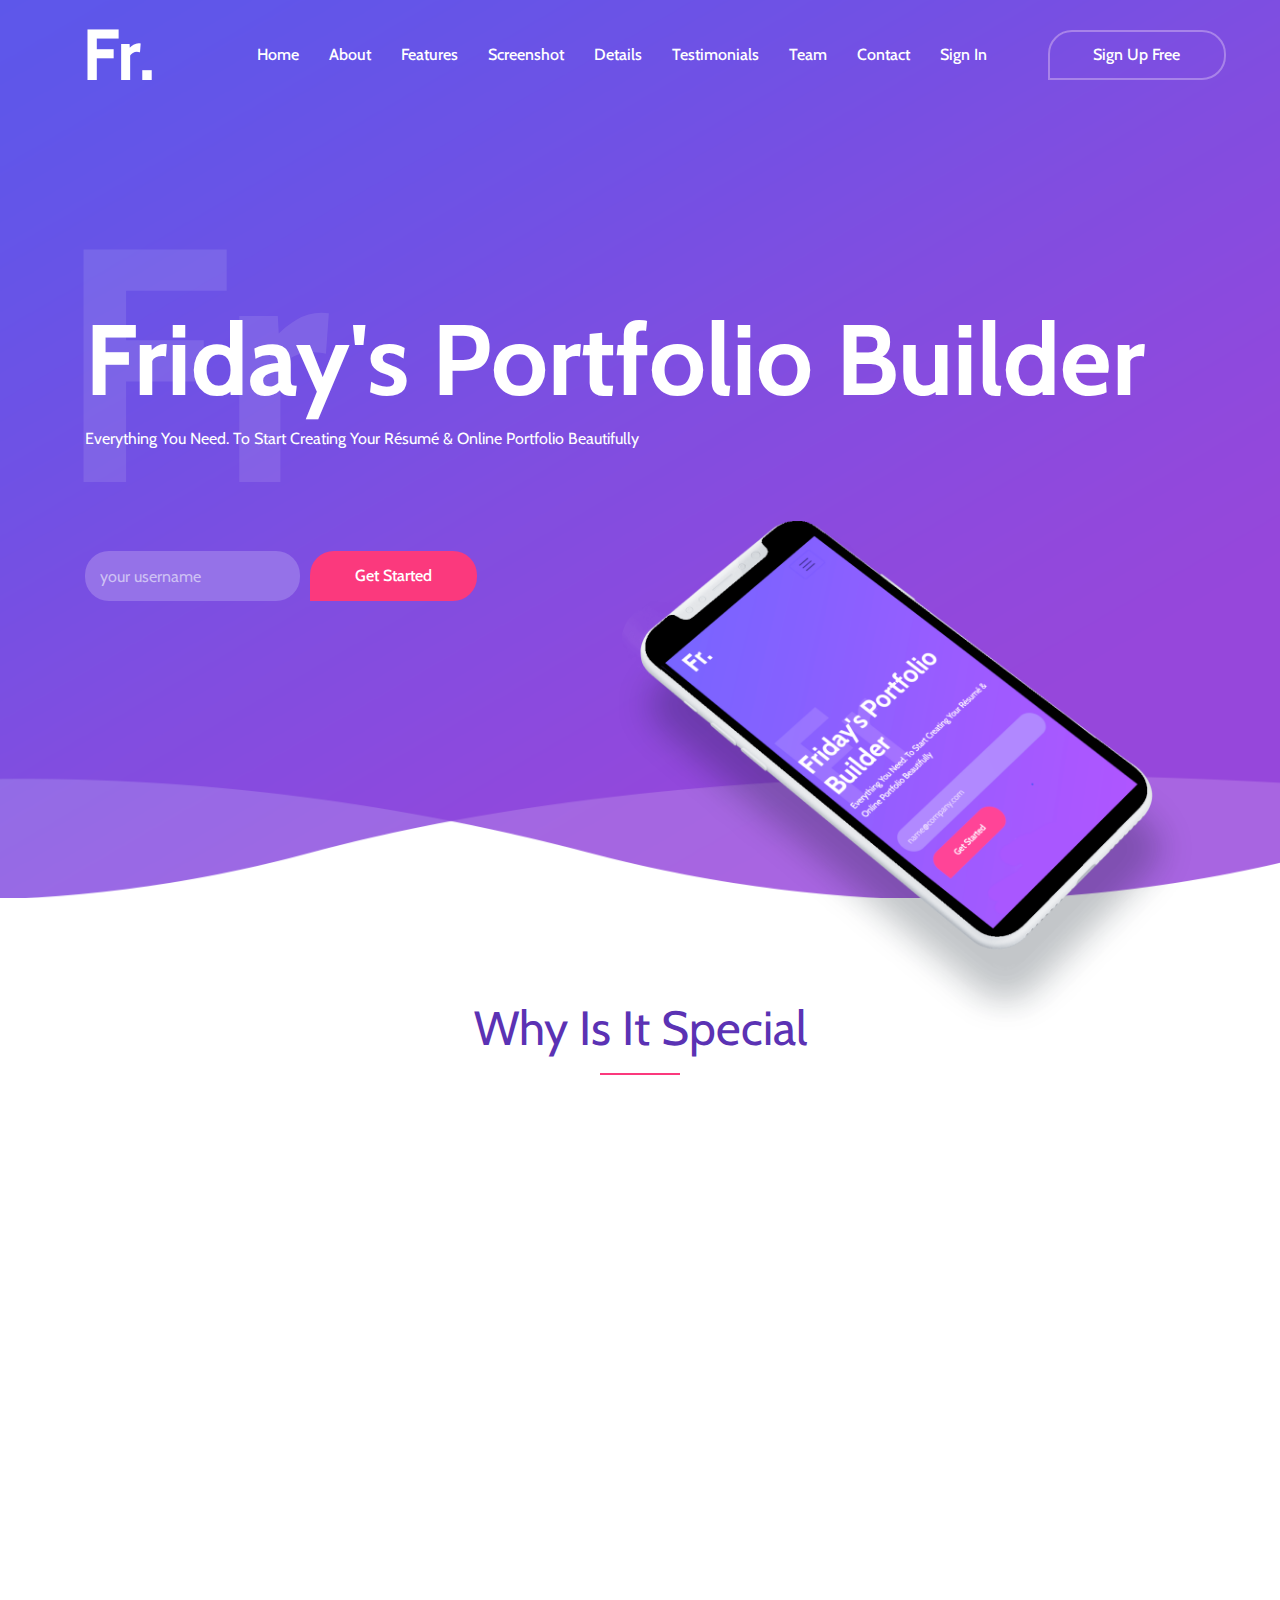
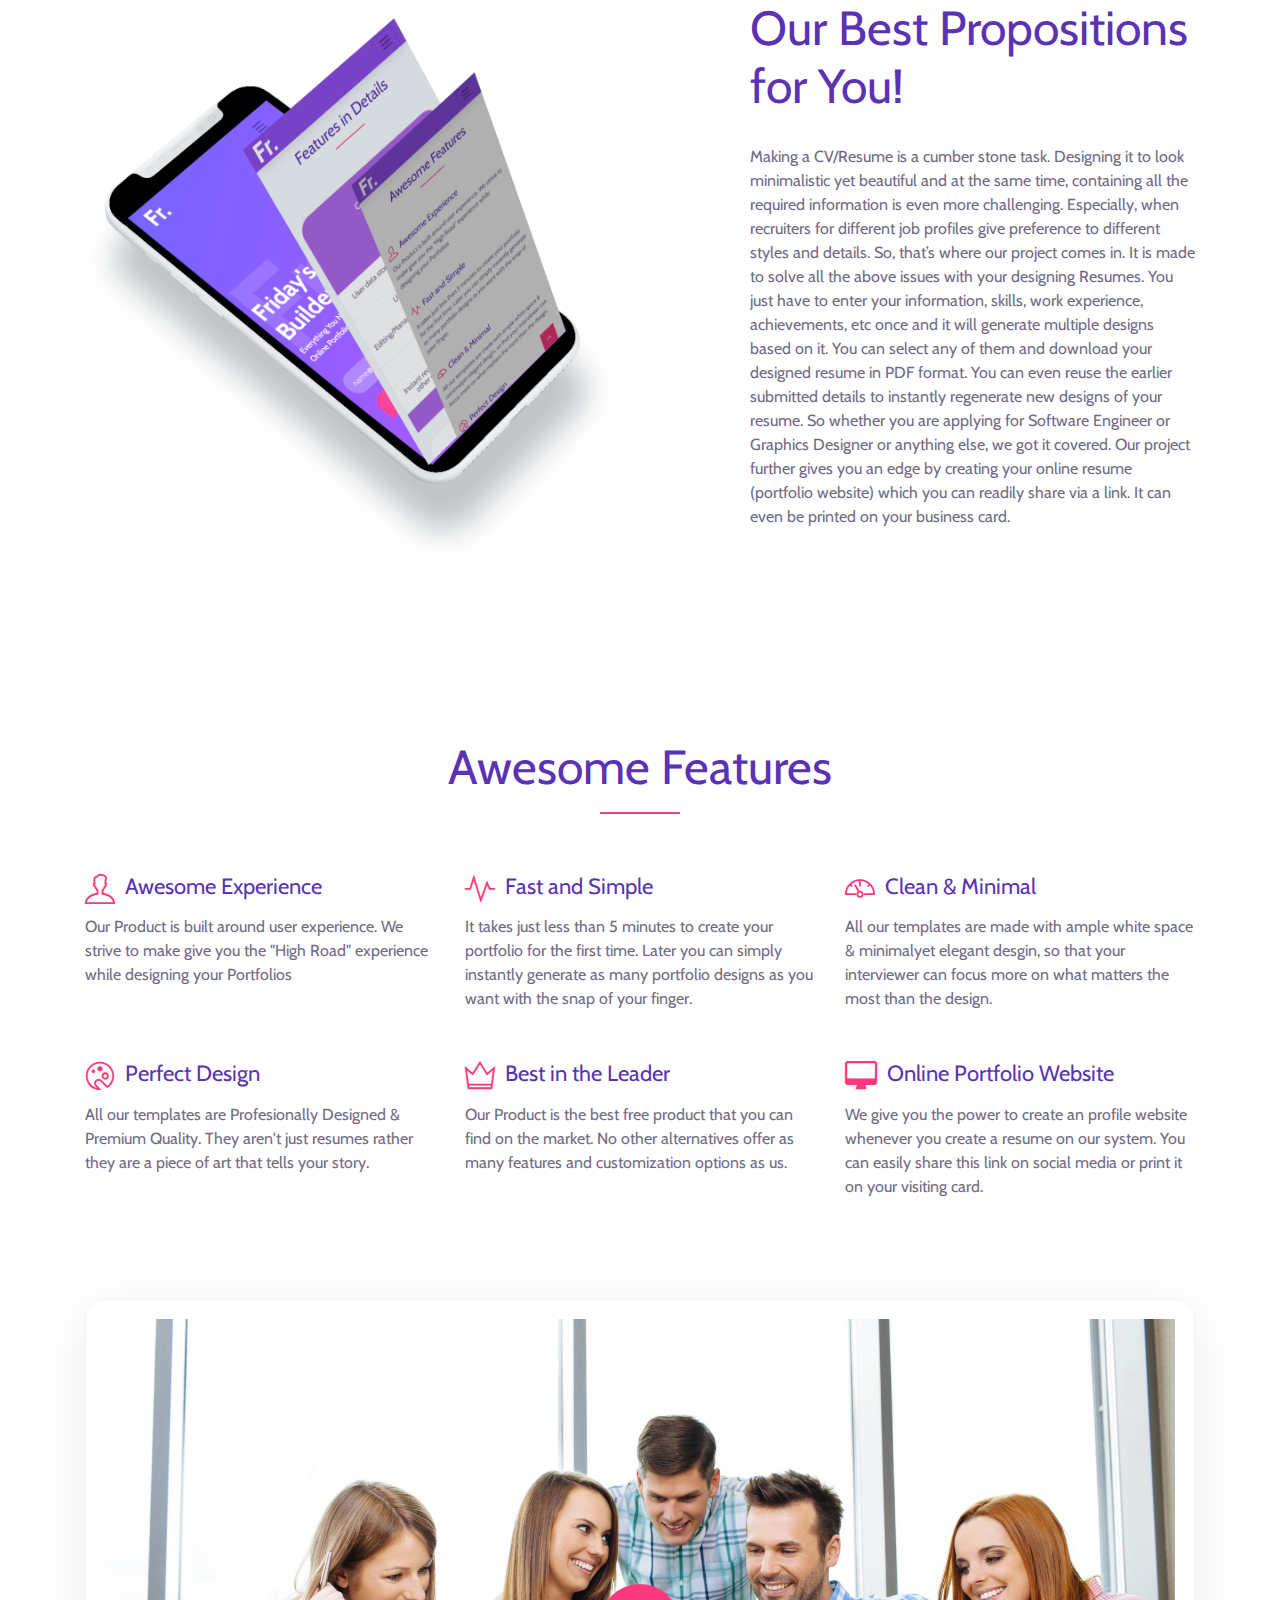
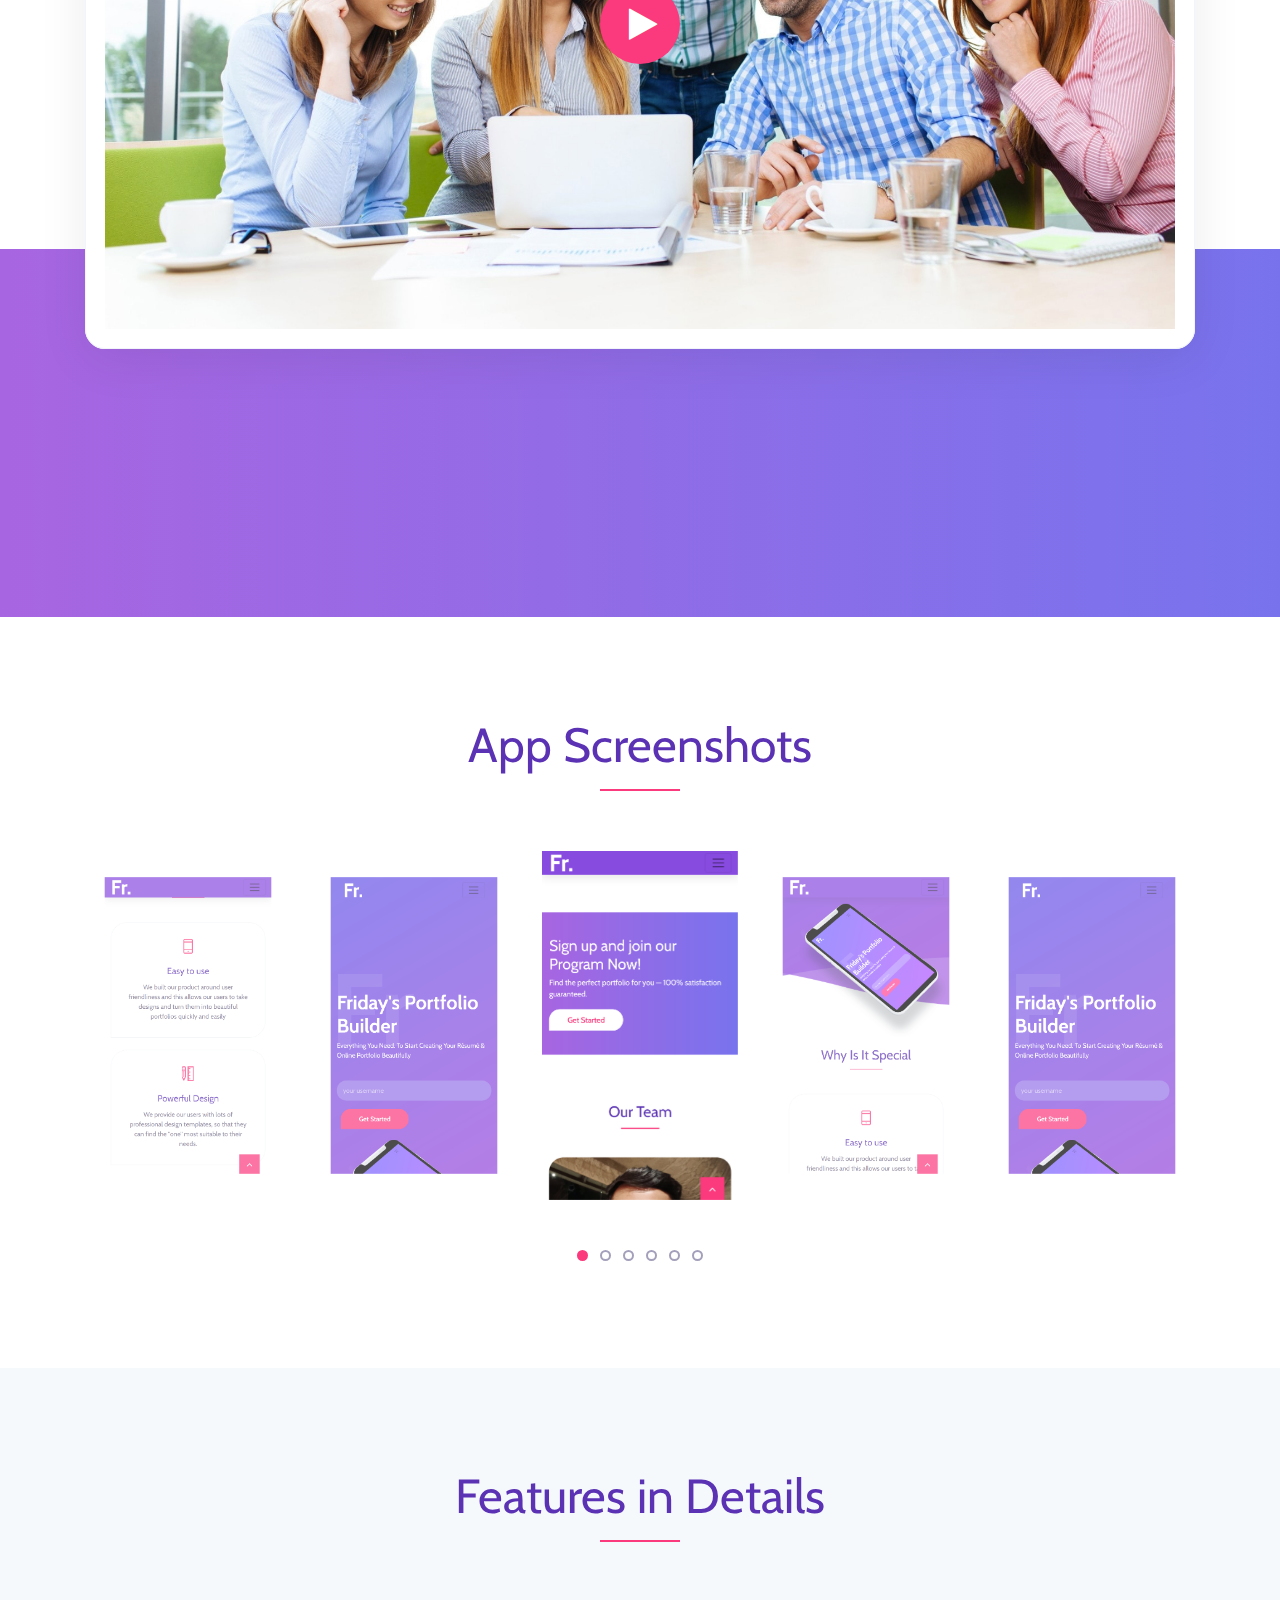
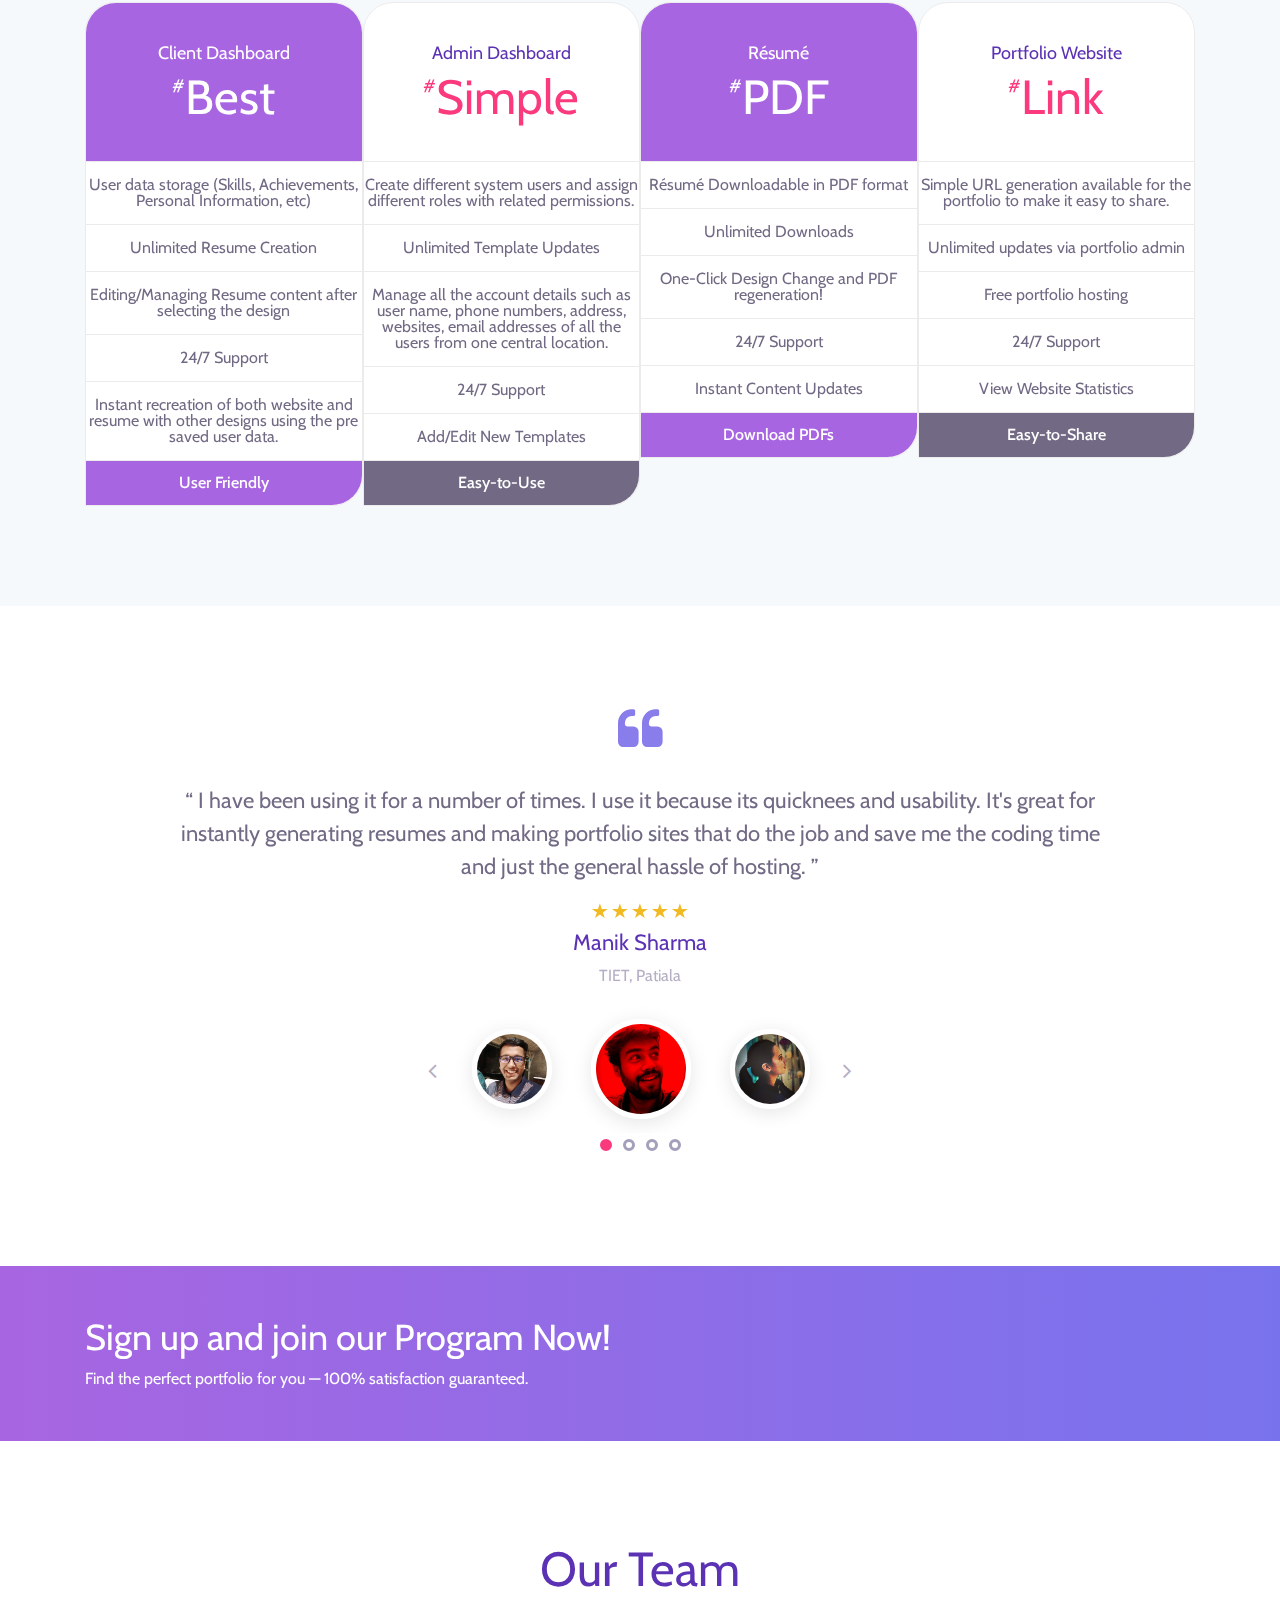
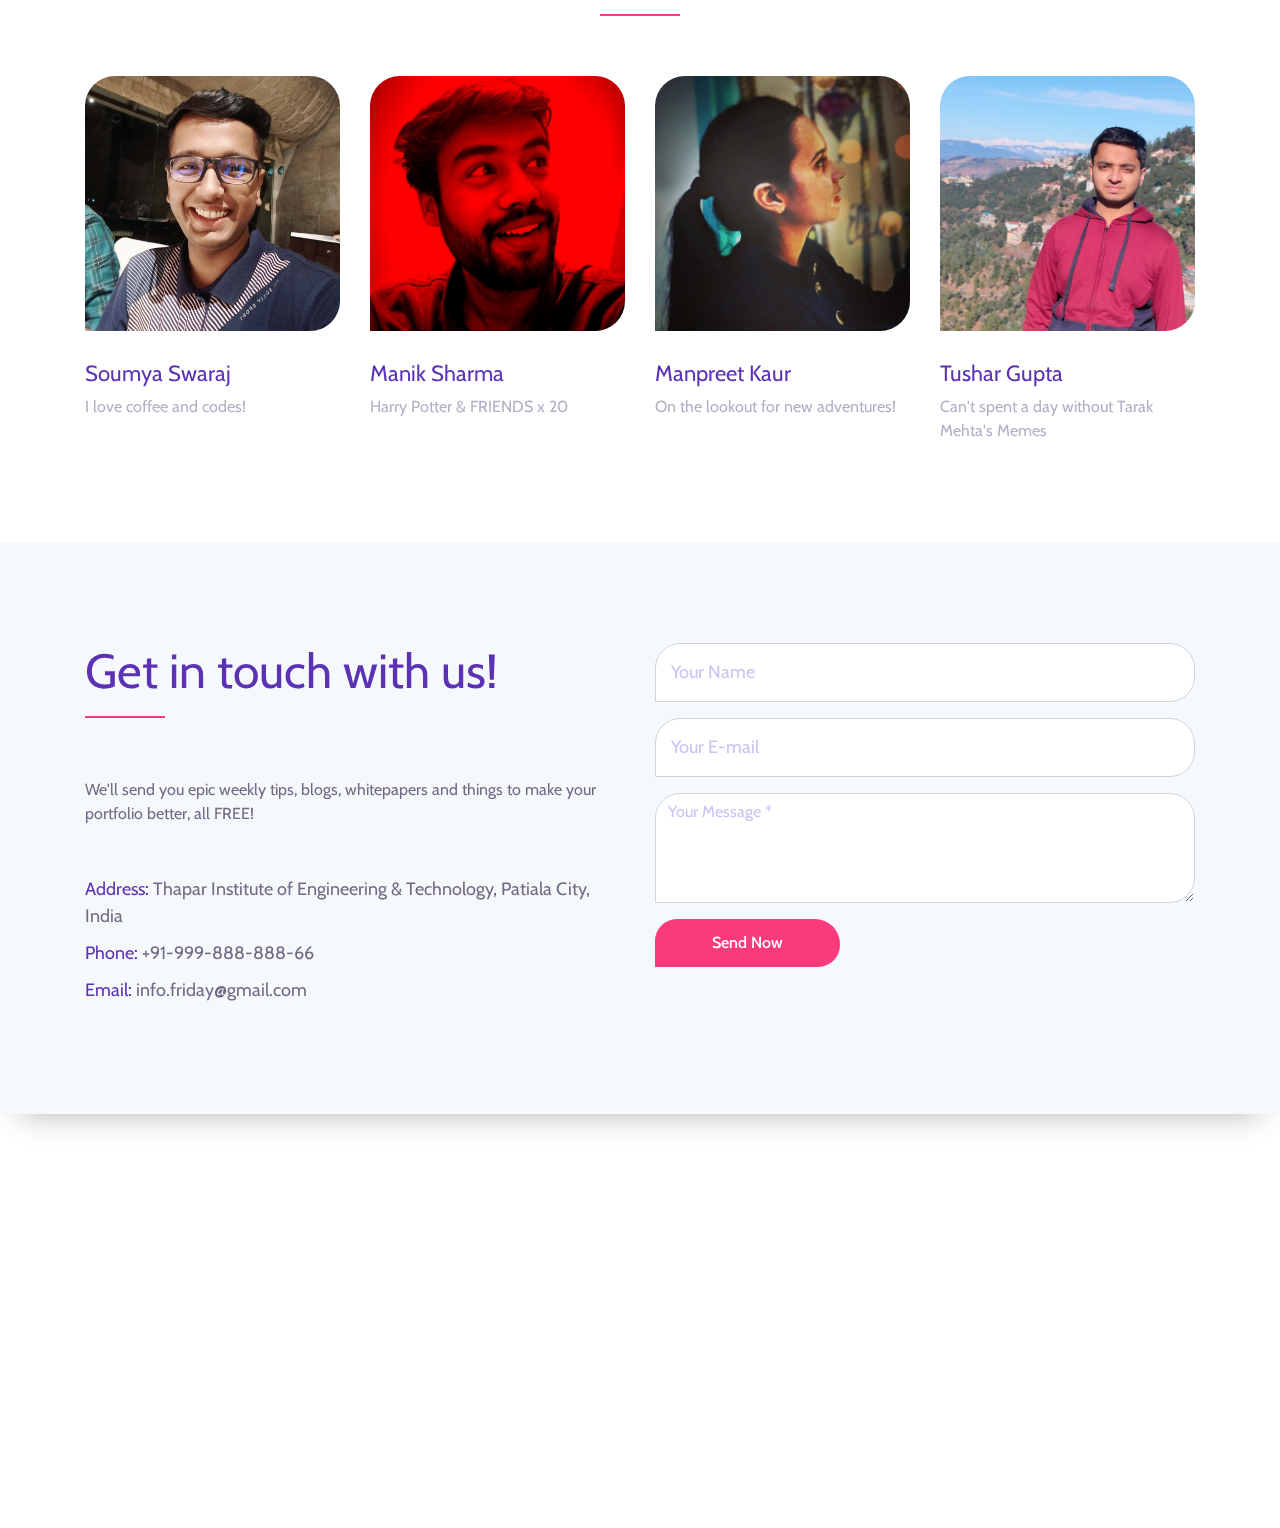
<file: index.html>
<!DOCTYPE html>
<html lang="en">


<!-- Mirrored from technext.github.io/CA/index.html by HTTrack Website Copier/3.x [XR&CO'2014], Wed, 02 Dec 2020 20:57:32 GMT -->
<!-- Added by HTTrack --><!-- /Added by HTTrack -->
<head>
    <meta charset="UTF-8">
    <meta http-equiv="content-type" content="text/html;charset=utf-8" />
    <meta name="description" content="">
    <meta http-equiv="X-UA-Compatible" content="IE=edge">
    <meta name="viewport" content="width=device-width, initial-scale=1, shrink-to-fit=no">
    <!-- The above 4 meta tags *must* come first in the head; any other head content must come *after* these tags -->

    <!-- Title -->
    <title>Build Your Portfolio - with Friday</title>

    <!-- Favicon -->
    <link rel="icon" href="img/core-img/favicon.ico">

    <!-- Core Stylesheet -->
    <link href="style.css" rel="stylesheet">

    <!-- Responsive CSS -->
    <link href="css/responsive.css" rel="stylesheet">

</head>

<body>
    <!-- Preloader Start -->
    <div id="preloader">
        <div class="colorlib-load"></div>
    </div>

    <!-- ***** Header Area Start ***** -->
    <header class="header_area animated">
        <div class="container-fluid">
            <div class="row align-items-center">
                <!-- Menu Area Start -->
                <div class="col-12 col-lg-10">
                    <div class="menu_area">
                        <nav class="navbar navbar-expand-lg navbar-light">
                            <!-- Logo -->
                            <a class="navbar-brand" href="#">Fr.</a>
                            <button class="navbar-toggler" type="button" data-toggle="collapse" data-target="#ca-navbar" aria-controls="ca-navbar" aria-expanded="false" aria-label="Toggle navigation"><span class="navbar-toggler-icon"></span></button>
                            <!-- Menu Area -->
                            <div class="collapse navbar-collapse" id="ca-navbar">
                                <ul class="navbar-nav ml-auto" id="nav">
                                    <li class="nav-item active"><a class="nav-link" href="#home">Home</a></li>
                                    <li class="nav-item"><a class="nav-link" href="#about">About</a></li>
                                    <li class="nav-item"><a class="nav-link" href="#features">Features</a></li>
                                    <li class="nav-item"><a class="nav-link" href="#screenshot">Screenshot</a></li>
                                    <li class="nav-item"><a class="nav-link" href="#pricing">Details</a></li>
                                    <li class="nav-item"><a class="nav-link" href="#testimonials">Testimonials</a></li>
                                    <li class="nav-item"><a class="nav-link" href="#team">Team</a></li>
                                    <li class="nav-item"><a class="nav-link" href="#contact">Contact</a></li>
                                    <li class="nav-item"><a class="nav-link" href="dashboard/login.php">Sign In</a></li>
                                </ul>
                                <div class="sing-up-button d-lg-none">
                                    <a href="dashboard/signup.php">Sign Up Free</a>
                                </div>
                            </div>
                        </nav>
                    </div>
                </div>
                <!-- Signup btn -->
                <div class="col-12 col-lg-2">
                    <div class="sing-up-button d-none d-lg-block">
                        <a href="dashboard/signup.php">Sign Up Free</a>
                    </div>
                </div>
            </div>
        </div>
    </header>
    <!-- ***** Header Area End ***** -->

    <!-- ***** Wellcome Area Start ***** -->
    <section class="wellcome_area clearfix" id="home">
        <div class="container h-100">
            <div class="row h-100 align-items-center">
                <div class="col-12 col-md">
                    <div class="wellcome-heading">
                        <h2>Friday's Portfolio Builder</h2>
                        <h3>Fr</h3>
                        <p>Everything You Need. To Start Creating Your Résumé & Online Portfolio Beautifully</p>
                    </div>
                    <div class="get-start-area">
                        <!-- Form Start -->
                        <form action="dashboard/signup.php" method="GET" class="form-inline">
                            <input type="text" name="userx" class="form-control email" placeholder="your username">
                            <input type="submit" class="submit" value="Get Started">
                        </form>
                        <!-- Form End -->
                    </div>
                </div>
            </div>
        </div>
        <!-- Welcome thumb -->
        <div class="welcome-thumb wow fadeInDown" data-wow-delay="0.5s">
            <img src="img/bg-img/welcome-img.png" alt="">
        </div>
    </section>
    <!-- ***** Wellcome Area End ***** -->

    <!-- ***** Special Area Start ***** -->
    <section class="special-area bg-white section_padding_100" id="about">
        <div class="container">
            <div class="row">
                <div class="col-12">
                    <!-- Section Heading Area -->
                    <div class="section-heading text-center">
                        <h2>Why Is It Special</h2>
                        <div class="line-shape"></div>
                    </div>
                </div>
            </div>

            <div class="row">
                <!-- Single Special Area -->
                <div class="col-12 col-md-4">
                    <div class="single-special text-center wow fadeInUp" data-wow-delay="0.2s">
                        <div class="single-icon">
                            <i class="ti-mobile" aria-hidden="true"></i>
                        </div>
                        <h4>Easy to use</h4>
                        <p>We built our product around user friendliness and this allows our users to take designs and turn them into beautiful portfolios quickly and easily</p>
                    </div>
                </div>
                <!-- Single Special Area -->
                <div class="col-12 col-md-4">
                    <div class="single-special text-center wow fadeInUp" data-wow-delay="0.4s">
                        <div class="single-icon">
                            <i class="ti-ruler-pencil" aria-hidden="true"></i>
                        </div>
                        <h4>Powerful Design</h4>
                        <p>We provide our users with lots of professional design templates, so that they can find the "one" most suitable to their needs.</p>
                    </div>
                </div>
                <!-- Single Special Area -->
                <div class="col-12 col-md-4">
                    <div class="single-special text-center wow fadeInUp" data-wow-delay="0.6s">
                        <div class="single-icon">
                            <i class="ti-settings" aria-hidden="true"></i>
                        </div>
                        <h4>Customizability</h4>
                        <p>Our Portfolio Builder revolves around the idea of "WYSIWYG" (What You See Is What You Get) with lots of stuff to customize like font, color, etc.</p>
                    </div>
                </div>
            </div>
        </div>
        <!-- Special Description Area -->
        <div class="special_description_area mt-150">
            <div class="container">
                <div class="row">
                    <div class="col-lg-6">
                        <div class="special_description_img">
                            <img src="img/bg-img/special.png" alt="">
                        </div>
                    </div>
                    <div class="col-lg-6 col-xl-5 ml-xl-auto">
                        <div class="special_description_content">
                            <h2>Our Best Propositions for You!</h2>
                            <p>Making a CV/Resume is a cumber stone task. Designing it to look minimalistic yet beautiful and
at the same time, containing all the required information is even more challenging. Especially,
when recruiters for different job profiles give preference to different styles and details.
So, that’s where our project comes in. It is made to solve all the above issues with your
designing Resumes. You just have to enter your information, skills, work experience,
achievements, etc once and it will generate multiple designs based on it. You can select any of
them and download your designed resume in PDF format. You can even reuse the earlier
submitted details to instantly regenerate new designs of your resume. So whether you are
applying for Software Engineer or Graphics Designer or anything else, we got it covered. Our
project further gives you an edge by creating your online resume (portfolio website) which you
can readily share via a link. It can even be printed on your business card.</p>
                            <div class="app-download-area">
                                <div class="app-download-btn wow fadeInUp" data-wow-delay="0.2s">
                                    <!-- Google Store Btn -->
                                    <a href="#">
                                        <i class="ti-mobile"></i>
                                        <p class="mb-0"><span>Compatible with</span> Mobile Devices</p>
                                    </a>
                                </div>
                                <div class="app-download-btn wow fadeInDown" data-wow-delay="0.4s">
                                    <!-- Apple Store Btn -->
                                    <a href="#">
                                        <i class="fa fa-desktop"></i>
                                        <p class="mb-0"><span>Compatible with</span> Desktop/Laptop</p>
                                    </a>
                                </div>
                            </div>
                        </div>
                    </div>
                </div>
            </div>
        </div>
    </section>
    <!-- ***** Special Area End ***** -->

    <!-- ***** Awesome Features Start ***** -->
    <section class="awesome-feature-area bg-white section_padding_0_50 clearfix" id="features">
        <div class="container">
            <div class="row">
                <div class="col-12">
                    <!-- Heading Text -->
                    <div class="section-heading text-center">
                        <h2>Awesome Features</h2>
                        <div class="line-shape"></div>
                    </div>
                </div>
            </div>

            <div class="row">
                <!-- Single Feature Start -->
                <div class="col-12 col-sm-6 col-lg-4">
                    <div class="single-feature">
                        <i class="ti-user" aria-hidden="true"></i>
                        <h5>Awesome Experience</h5>
                        <p>Our Product is built around user experience. We strive to make give you the "High Road" experience while designing your Portfolios</p>
                    </div>
                </div>
                <!-- Single Feature Start -->
                <div class="col-12 col-sm-6 col-lg-4">
                    <div class="single-feature">
                        <i class="ti-pulse" aria-hidden="true"></i>
                        <h5>Fast and Simple</h5>
                        <p>It takes just less than 5 minutes to create your portfolio for the first time. Later you can simply instantly generate as many portfolio designs as you want with the snap of your finger.</p>
                    </div>
                </div>
                <!-- Single Feature Start -->
                <div class="col-12 col-sm-6 col-lg-4">
                    <div class="single-feature">
                        <i class="ti-dashboard" aria-hidden="true"></i>
                        <h5>Clean & Minimal</h5>
                        <p>All our templates are made with ample white space & minimalyet elegant desgin, so that your interviewer can focus more on what matters the most than the design.</p>
                    </div>
                </div>
                <!-- Single Feature Start -->
                <div class="col-12 col-sm-6 col-lg-4">
                    <div class="single-feature">
                        <i class="ti-palette" aria-hidden="true"></i>
                        <h5>Perfect Design</h5>
                        <p>All our templates are Profesionally Designed & Premium Quality. They aren't just resumes rather they are a piece of art that tells your story.</p>
                    </div>
                </div>
                <!-- Single Feature Start -->
                <div class="col-12 col-sm-6 col-lg-4">
                    <div class="single-feature">
                        <i class="ti-crown" aria-hidden="true"></i>
                        <h5>Best in the Leader</h5>
                        <p>Our Product is the best free product that you can find on the market. No other alternatives offer as many features and customization options as us.</p>
                    </div>
                </div>
                <!-- Single Feature Start -->
                <div class="col-12 col-sm-6 col-lg-4">
                    <div class="single-feature">
                        <i class="fa fa-desktop" aria-hidden="true"></i>
                        <h5>Online Portfolio Website</h5>
                        <p>We give you the power to create an profile website whenever you create a resume on our system. You can easily share this link on social media or print it on your visiting card.</p>
                    </div>
                </div>
            </div>

        </div>
    </section>
    <!-- ***** Awesome Features End ***** -->

    <!-- ***** Video Area Start ***** -->
    <div class="video-section">
        <div class="container">
            <div class="row">
                <div class="col-12">
                    <!-- Video Area Start -->
                    <div class="video-area" style="background-image: url(img/bg-img/video.jpg);">
                        <div class="video-play-btn">
                            <a href="https://www.youtube.com/watch?v=f5BBJ4ySgpo" class="video_btn"><i class="fa fa-play" aria-hidden="true"></i></a>
                        </div>
                    </div>
                </div>
            </div>
        </div>
    </div>
    <!-- ***** Video Area End ***** -->

    <!-- ***** Cool Facts Area Start ***** -->
    <section class="cool_facts_area clearfix">
        <div class="container">
            <div class="row">
                <!-- Single Cool Fact-->
                <div class="col-12 col-md-3 col-lg-3">
                    <div class="single-cool-fact d-flex justify-content-center wow fadeInUp" data-wow-delay="0.2s">
                        <div class="counter-area">
                            <h3><span class="counter">90</span></h3>
                        </div>
                        <div class="cool-facts-content">
                            <i class="ion-arrow-down-a"></i>
                            <p>PORTFOLIOS <br> CREATED</p>
                        </div>
                    </div>
                </div>
                <!-- Single Cool Fact-->
                <div class="col-12 col-md-3 col-lg-3">
                    <div class="single-cool-fact d-flex justify-content-center wow fadeInUp" data-wow-delay="0.4s">
                        <div class="counter-area">
                            <h3><span class="counter">120</span></h3>
                        </div>
                        <div class="cool-facts-content">
                            <i class="ion-happy-outline"></i>
                            <p>Happy <br> Clients</p>
                        </div>
                    </div>
                </div>
                <!-- Single Cool Fact-->
                <div class="col-12 col-md-3 col-lg-3">
                    <div class="single-cool-fact d-flex justify-content-center wow fadeInUp" data-wow-delay="0.6s">
                        <div class="counter-area">
                            <h3><span class="counter">40</span></h3>
                        </div>
                        <div class="cool-facts-content">
                            <i class="ion-person"></i>
                            <p>ACTIVE <br>ACCOUNTS</p>
                        </div>
                    </div>
                </div>
                <!-- Single Cool Fact-->
                <div class="col-12 col-md-3 col-lg-3">
                    <div class="single-cool-fact d-flex justify-content-center wow fadeInUp" data-wow-delay="0.8s">
                        <div class="counter-area">
                            <h3><span class="counter">10</span></h3>
                        </div>
                        <div class="cool-facts-content">
                            <i class="ion-ios-star-outline"></i>
                            <p>TOTAL <br>APP RATES</p>
                        </div>
                    </div>
                </div>
            </div>
        </div>
    </section>
    <!-- ***** Cool Facts Area End ***** -->

    <!-- ***** App Screenshots Area Start ***** -->
    <section class="app-screenshots-area bg-white section_padding_0_100 clearfix" id="screenshot">
        <div class="container">
            <div class="row">
                <div class="col-12 text-center">
                    <!-- Heading Text  -->
                    <div class="section-heading">
                        <h2>App Screenshots</h2>
                        <div class="line-shape"></div>
                    </div>
                </div>
            </div>
        </div>
        <div class="container-fluid">
            <div class="row">
                <div class="col-12">
                    <!-- App Screenshots Slides  -->
                    <div class="app_screenshots_slides owl-carousel">
                        <div class="single-shot">
                            <img src="img/scr-img/app-5.png" alt="">
                        </div>
                        <div class="single-shot">
                            <img src="img/scr-img/app-2.png" alt="">
                        </div>
                        <div class="single-shot">
                            <img src="img/scr-img/app-1.png" alt="">
                        </div>
                        <div class="single-shot">
                            <img src="img/scr-img/app-3.png" alt="">
                        </div>
                        <div class="single-shot">
                            <img src="img/scr-img/app-4.png" alt="">
                        </div>
                        <div class="single-shot">
                            <img src="img/scr-img/app-1.png" alt="">
                        </div>
                    </div>
                </div>
            </div>
        </div>
    </section>
    <!-- ***** App Screenshots Area End *****====== -->

    <!-- ***** Pricing Plane Area Start *****==== -->
    <section class="pricing-plane-area section_padding_100_70 clearfix" id="pricing">
        <div class="container">
            <div class="row">
                <div class="col-12">
                    <!-- Heading Text  -->
                    <div class="section-heading text-center">
                        <h2>Features in Details</h2>
                        <div class="line-shape"></div>
                    </div>
                </div>
            </div>

            <div class="row no-gutters">
                <div class="col-12 col-md-6 col-lg-3">
                    <!-- Package Price  -->
                    <div class="single-price-plan active text-center">
                        <!-- Package Text  -->
                        <div class="package-plan">
                            <h5>Client Dashboard</h5>
                            <div class="ca-price d-flex justify-content-center">
                                <span>#</span>
                                <h4>Best</h4>
                            </div>
                        </div>
                        <div class="package-description">
                            <p>User data storage (Skills, Achievements, Personal Information, etc)</p>
                            <p>Unlimited Resume Creation</p>
                            <p>Editing/Managing Resume content after selecting the design</p>
                            <p>24/7 Support</p>
                            <p>Instant recreation of both website and resume with other designs using the pre saved
user data.</p>
                        </div>
                        <!-- Plan Button  -->
                        <div class="plan-button">
                            <a href="#">User Friendly</a>
                        </div>
                    </div>
                </div>
                <div class="col-12 col-md-6 col-lg-3">
                    <!-- Package Price  -->
                    <div class="single-price-plan text-center">
                        <!-- Package Text  -->
                        <div class="package-plan">
                            <h5>Admin Dashboard</h5>
                            <div class="ca-price d-flex justify-content-center">
                                <span>#</span>
                                <h4>Simple</h4>
                            </div>
                        </div>
                        <div class="package-description">
                            <p>Create different system users and assign different roles with related permissions.</p>
                            <p>Unlimited Template Updates</p>
                            <p>Manage all the account details such as user name, phone numbers, address, websites,
email addresses of all the users from one central location.</p>
                            <p>24/7 Support</p>
                            <p>Add/Edit New Templates</p>
                        </div>
                        <!-- Plan Button  -->
                        <div class="plan-button">
                            <a href="#">Easy-to-Use</a>
                        </div>
                    </div>
                </div>
                <div class="col-12 col-md-6 col-lg-3">
                    <!-- Package Price  -->
                    <div class="single-price-plan active text-center">
                        <!-- Package Text  -->
                        <div class="package-plan">
                            <h5>Résumé</h5>
                            <div class="ca-price d-flex justify-content-center">
                                <span>#</span>
                                <h4>PDF</h4>
                            </div>
                        </div>
                        <div class="package-description">
                            <p>Résumé Downloadable in PDF format</p>
                            <p>Unlimited Downloads</p>
                            <p>One-Click Design Change and PDF regeneration!</p>
                            <p>24/7 Support</p>
                            <p>Instant Content Updates</p>
                        </div>
                        <!-- Plan Button  -->
                        <div class="plan-button">
                            <a href="#">Download PDFs</a>
                        </div>
                    </div>
                </div>
                <div class="col-12 col-md-6 col-lg-3">
                    <!-- Package Price  -->
                    <div class="single-price-plan text-center">
                        <!-- Package Text  -->
                        <div class="package-plan">
                            <h5>Portfolio Website</h5>
                            <div class="ca-price d-flex justify-content-center">
                                <span>#</span>
                                <h4>Link</h4>
                            </div>
                        </div>
                        <div class="package-description">
                            <p>Simple URL generation available for the portfolio to make it easy to share.</p>
                            <p>Unlimited updates via portfolio admin</p>
                            <p>Free portfolio hosting</p>
                            <p>24/7 Support</p>
                            <p>View Website Statistics</p>
                        </div>
                        <!-- Plan Button  -->
                        <div class="plan-button">
                            <a href="#">Easy-to-Share</a>
                        </div>
                    </div>
                </div>
            </div>
        </div>
    </section>
    <!-- ***** Pricing Plane Area End ***** -->

    <!-- ***** Client Feedback Area Start ***** -->
    <section class="clients-feedback-area bg-white section_padding_100 clearfix" id="testimonials">
        <div class="container">
            <div class="row justify-content-center">
                <div class="col-12 col-md-10">
                    <div class="slider slider-for">
                        <!-- Client Feedback Text  -->
                        <div class="client-feedback-text text-center">
                            <div class="client">
                                <i class="fa fa-quote-left" aria-hidden="true"></i>
                            </div>
                            <div class="client-description text-center">
                                <p>“ I have been using it for a number of times. I use it because its quicknees and usability. It's great for instantly generating resumes and making portfolio sites that do the job and save me the coding time and just the general hassle of hosting. ”</p>
                            </div>
                            <div class="star-icon text-center">
                                <i class="ion-ios-star"></i>
                                <i class="ion-ios-star"></i>
                                <i class="ion-ios-star"></i>
                                <i class="ion-ios-star"></i>
                                <i class="ion-ios-star"></i>
                            </div>
                            <div class="client-name text-center">
                                <h5>Manik Sharma</h5>
                                <p>TIET, Patiala</p>
                            </div>
                        </div>
                        <!-- Client Feedback Text  -->
                        <div class="client-feedback-text text-center">
                            <div class="client">
                                <i class="fa fa-quote-left" aria-hidden="true"></i>
                            </div>
                            <div class="client-description text-center">
                                <p>“ Simply the best in the market. I love it for all the beautiful designs that it has ”</p>
                            </div>
                            <div class="star-icon text-center">
                                <i class="ion-ios-star"></i>
                                <i class="ion-ios-star"></i>
                                <i class="ion-ios-star"></i>
                                <i class="ion-ios-star"></i>
                                <i class="ion-ios-star"></i>
                            </div>
                            <div class="client-name text-center">
                                <h5>Manpreet Kaur</h5>
                                <p>TIET, Patiala</p>
                            </div>
                        </div>
                        <!-- Client Feedback Text  -->
                        <div class="client-feedback-text text-center">
                            <div class="client">
                                <i class="fa fa-quote-left" aria-hidden="true"></i>
                            </div>
                            <div class="client-description text-center">
                                <p>“ I have been using it for a number of years. I simply love it. Making portfolios has never been easier”</p>
                            </div>
                            <div class="star-icon text-center">
                                <i class="ion-ios-star"></i>
                                <i class="ion-ios-star"></i>
                                <i class="ion-ios-star"></i>
                                <i class="ion-ios-star"></i>
                                <i class="ion-ios-star"></i>
                            </div>
                            <div class="client-name text-center">
                                <h5>Tushar Gupta</h5>
                                <p>TIET</p>
                            </div>
                        </div>
                        <!-- Client Feedback Text  -->
                        <div class="client-feedback-text text-center">
                            <div class="client">
                                <i class="fa fa-quote-left" aria-hidden="true"></i>
                            </div>
                            <div class="client-description text-center">
                                <p>“ I love it for its simplicity & Quickness. It has some of the best designs available in the market & its opensource ”</p>
                            </div>
                            <div class="star-icon text-center">
                                <i class="ion-ios-star"></i>
                                <i class="ion-ios-star"></i>
                                <i class="ion-ios-star"></i>
                                <i class="ion-ios-star"></i>
                                <i class="ion-ios-star"></i>
                            </div>
                            <div class="client-name text-center">
                                <h5>Soumya Swaraj</h5>
                                <p>TIET, Patiala</p>
                            </div>
                        </div>
                    </div>
                </div>
                <!-- Client Thumbnail Area -->
                <div class="col-12 col-md-6 col-lg-5">
                    <div class="slider slider-nav">
                        <div class="client-thumbnail">
                            <img src="img/team-img/team-2.jpg" alt="">
                        </div>
                        <div class="client-thumbnail">
                            <img src="img/team-img/team-3.jpg" alt="">
                        </div>
                        <div class="client-thumbnail">
                            <img src="img/team-img/team-4.jpg" alt="">
                        </div>
                        <div class="client-thumbnail">
                            <img src="img/team-img/team-1.jpg" alt="">
                        </div>
                    </div>
                </div>
            </div>
        </div>
    </section>
    <!-- ***** Client Feedback Area End ***** -->

    <!-- ***** CTA Area Start ***** -->
    <section class="our-monthly-membership section_padding_50 clearfix">
        <div class="container">
            <div class="row align-items-center">
                <div class="col-md-8">
                    <div class="membership-description">
                        <h2>Sign up and join our Program Now!</h2>
                        <p>Find the perfect portfolio for you — 100% satisfaction guaranteed.</p>
                    </div>
                </div>
                <div class="col-md-4">
                    <div class="get-started-button wow bounceInDown" data-wow-delay="0.5s">
                        <a href="dashboard/signup.php">Get Started</a>
                    </div>
                </div>
            </div>
        </div>
    </section>
    <!-- ***** CTA Area End ***** -->

    <!-- ***** Our Team Area Start ***** -->
    <section class="our-Team-area bg-white section_padding_100_50 clearfix" id="team">
        <div class="container">
            <div class="row">
                <div class="col-12 text-center">
                    <!-- Heading Text  -->
                    <div class="section-heading">
                        <h2>Our Team</h2>
                        <div class="line-shape"></div>
                    </div>
                </div>
            </div>
            <div class="row">
                <div class="col-12 col-md-6 col-lg-3">
                    <div class="single-team-member">
                        <div class="member-image">
                            <img src="img/team-img/team-1.jpg" alt="">
                            <div class="team-hover-effects">
                                <div class="team-social-icon">
                                    <a href="#"><i class="fa fa-facebook" aria-hidden="true"></i></a>
                                    <a href="#"><i class="fa fa-twitter" aria-hidden="true"></i></a>
                                    <a href="#"><i class="fa fa-google-plus" aria-hidden="true"></i></a>
                                    <a href="#"> <i class="fa fa-instagram" aria-hidden="true"></i></a>
                                </div>
                            </div>
                        </div>
                        <div class="member-text">
                            <h4>Soumya Swaraj</h4>
                            <p>I love coffee and codes!</p>
                        </div>
                    </div>
                </div>
                <div class="col-12 col-md-6 col-lg-3">
                    <div class="single-team-member">
                        <div class="member-image">
                            <img src="img/team-img/team-2.jpg" alt="">
                            <div class="team-hover-effects">
                                <div class="team-social-icon">
                                    <a href="#"><i class="fa fa-facebook" aria-hidden="true"></i></a>
                                    <a href="#"><i class="fa fa-twitter" aria-hidden="true"></i></a>
                                    <a href="#"><i class="fa fa-google-plus" aria-hidden="true"></i></a>
                                    <a href="#"> <i class="fa fa-instagram" aria-hidden="true"></i></a>
                                </div>
                            </div>
                        </div>
                        <div class="member-text">
                            <h4>Manik Sharma</h4>
                            <p>Harry Potter & FRIENDS x 20</p>
                        </div>
                    </div>
                </div>
                <div class="col-12 col-md-6 col-lg-3">
                    <div class="single-team-member">
                        <div class="member-image">
                            <img src="img/team-img/team-3.jpg" alt="">
                            <div class="team-hover-effects">
                                <div class="team-social-icon">
                                    <a href="#"><i class="fa fa-facebook" aria-hidden="true"></i></a>
                                    <a href="#"><i class="fa fa-twitter" aria-hidden="true"></i></a>
                                    <a href="#"><i class="fa fa-google-plus" aria-hidden="true"></i></a>
                                    <a href="#"> <i class="fa fa-instagram" aria-hidden="true"></i></a>
                                </div>
                            </div>
                        </div>
                        <div class="member-text">
                            <h4>Manpreet Kaur</h4>
                            <p>On the lookout for new adventures!</p>
                        </div>
                    </div>
                </div>
                <div class="col-12 col-md-6 col-lg-3">
                    <div class="single-team-member">
                        <div class="member-image">
                            <img src="img/team-img/team-4.jpg" alt="">
                            <div class="team-hover-effects">
                                <div class="team-social-icon">
                                    <a href="#"><i class="fa fa-facebook" aria-hidden="true"></i></a>
                                    <a href="#"><i class="fa fa-twitter" aria-hidden="true"></i></a>
                                    <a href="#"><i class="fa fa-google-plus" aria-hidden="true"></i></a>
                                    <a href="#"> <i class="fa fa-instagram" aria-hidden="true"></i></a>
                                </div>
                            </div>
                        </div>
                        <div class="member-text">
                            <h4>Tushar Gupta</h4>
                            <p>Can't spent a day without Tarak Mehta's Memes</p>
                        </div>
                    </div>
                </div>
            </div>
        </div>
    </section>
    <!-- ***** Our Team Area End ***** -->

    <!-- ***** Contact Us Area Start ***** -->
    <section class="footer-contact-area section_padding_100 clearfix" id="contact">
        <div class="container">
            <div class="row">
                <div class="col-md-6">
                    <!-- Heading Text  -->
                    <div class="section-heading">
                        <h2>Get in touch with us!</h2>
                        <div class="line-shape"></div>
                    </div>
                    <div class="footer-text">
                        <p>We'll send you epic weekly tips, blogs, whitepapers and things to make your portfolio better, all FREE!</p>
                    </div>
                    <div class="address-text">
                        <p><span>Address:</span> Thapar Institute of Engineering & Technology, Patiala City, India</p>
                    </div>
                    <div class="phone-text">
                        <p><span>Phone:</span> +91-999-888-888-66</p>
                    </div>
                    <div class="email-text">
                        <p><span>Email:</span> info.friday@gmail.com</p>
                    </div>
                </div>
                <div class="col-md-6">
                    <!-- Form Start-->
                    <div class="contact_from">
                        <form action="#" method="post">
                            <!-- Message Input Area Start -->
                            <div class="contact_input_area">
                                <div class="row">
                                    <!-- Single Input Area Start -->
                                    <div class="col-md-12">
                                        <div class="form-group">
                                            <input type="text" class="form-control" name="name" id="name" placeholder="Your Name" required>
                                        </div>
                                    </div>
                                    <!-- Single Input Area Start -->
                                    <div class="col-md-12">
                                        <div class="form-group">
                                            <input type="email" class="form-control" name="email" id="email" placeholder="Your E-mail" required>
                                        </div>
                                    </div>
                                    <!-- Single Input Area Start -->
                                    <div class="col-12">
                                        <div class="form-group">
                                            <textarea name="message" class="form-control" id="message" cols="30" rows="4" placeholder="Your Message *" required></textarea>
                                        </div>
                                    </div>
                                    <!-- Single Input Area Start -->
                                    <div class="col-12">
                                        <button type="submit" class="btn submit-btn">Send Now</button>
                                    </div>
                                </div>
                            </div>
                            <!-- Message Input Area End -->
                        </form>
                    </div>
                </div>
            </div>
        </div>
    </section>
    <!-- ***** Contact Us Area End ***** -->

    <!-- ***** Footer Area Start ***** -->
    <footer class="footer-social-icon text-center section_padding_70 clearfix">
        <!-- footer logo -->
        <div class="footer-text">
            <h2>Fr.</h2>
        </div>
        <!-- social icon-->
        <div class="footer-social-icon">
            <a href="#"><i class="fa fa-facebook" aria-hidden="true"></i></a>
            <a href="#"><i class="active fa fa-twitter" aria-hidden="true"></i></a>
            <a href="#"> <i class="fa fa-instagram" aria-hidden="true"></i></a>
            <a href="#"><i class="fa fa-google-plus" aria-hidden="true"></i></a>
        </div>
        <div class="footer-menu">
            <nav>
                <ul>
                    <li><a href="#">About</a></li>
                    <li><a href="#">Terms &amp; Conditions</a></li>
                    <li><a href="#">Privacy Policy</a></li>
                    <li><a href="#">Contact</a></li>
                </ul>
            </nav>
        </div>
        <!-- Foooter Text-->
        <div class="copyright-text">
            <!-- ***** Removing this text is now allowed! This template is licensed under CC BY 3.0 ***** -->
            <p>Copyright ©2020 Portfolio & Resume Builder. Developed by <a class="nav-link" href="#team">Team Friday</a></p>
        </div>
    </footer>
    <!-- ***** Footer Area Start ***** -->

    <!-- Jquery-2.2.4 JS -->
    <script src="js/jquery-2.2.4.min.js"></script>
    <!-- Popper js -->
    <script src="js/popper.min.js"></script>
    <!-- Bootstrap-4 Beta JS -->
    <script src="js/bootstrap.min.js"></script>
    <!-- All Plugins JS -->
    <script src="js/plugins.js"></script>
    <!-- Slick Slider Js-->
    <script src="js/slick.min.js"></script>
    <!-- Footer Reveal JS -->
    <script src="js/footer-reveal.min.js"></script>
    <!-- Active JS -->
    <script src="js/active.js"></script>
</body>


<!-- Mirrored from technext.github.io/CA/index.html by HTTrack Website Copier/3.x [XR&CO'2014], Wed, 02 Dec 2020 20:57:42 GMT -->
</html>
</file>
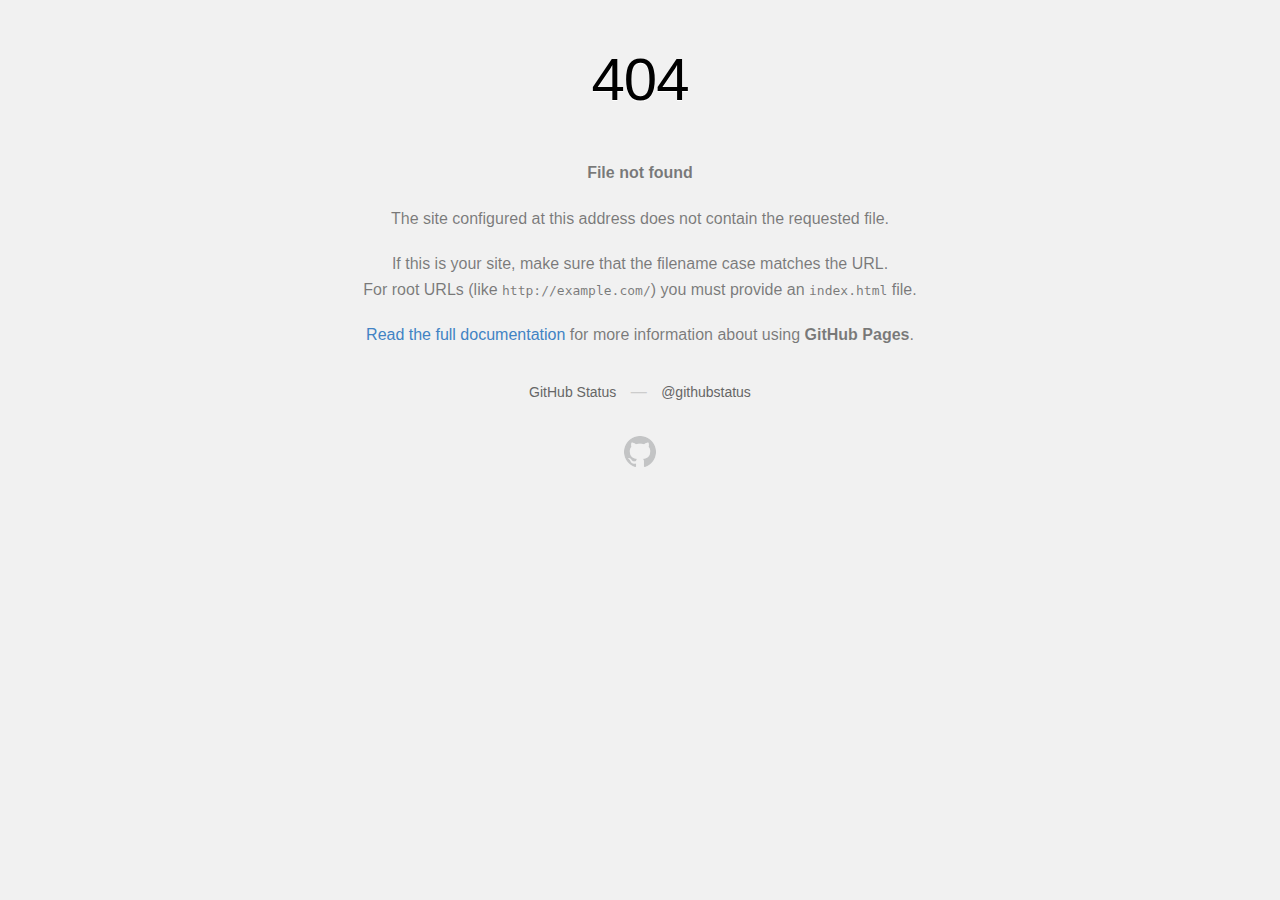
<file: css/owl.video.play.html>
<!DOCTYPE html>
<html>
  <head>
    <meta http-equiv="Content-type" content="text/html; charset=utf-8">
    <meta http-equiv="Content-Security-Policy" content="default-src 'none'; style-src 'unsafe-inline'; img-src data:; connect-src 'self'">
    <title>Page not found &middot; GitHub Pages</title>
    <style type="text/css" media="screen">
      body {
        background-color: #f1f1f1;
        margin: 0;
        font-family: "Helvetica Neue", Helvetica, Arial, sans-serif;
      }

      .container { margin: 50px auto 40px auto; width: 600px; text-align: center; }

      a { color: #4183c4; text-decoration: none; }
      a:hover { text-decoration: underline; }

      h1 { width: 800px; position:relative; left: -100px; letter-spacing: -1px; line-height: 60px; font-size: 60px; font-weight: 100; margin: 0px 0 50px 0; text-shadow: 0 1px 0 #fff; }
      p { color: rgba(0, 0, 0, 0.5); margin: 20px 0; line-height: 1.6; }

      ul { list-style: none; margin: 25px 0; padding: 0; }
      li { display: table-cell; font-weight: bold; width: 1%; }

      .logo { display: inline-block; margin-top: 35px; }
      .logo-img-2x { display: none; }
      @media
      only screen and (-webkit-min-device-pixel-ratio: 2),
      only screen and (   min--moz-device-pixel-ratio: 2),
      only screen and (     -o-min-device-pixel-ratio: 2/1),
      only screen and (        min-device-pixel-ratio: 2),
      only screen and (                min-resolution: 192dpi),
      only screen and (                min-resolution: 2dppx) {
        .logo-img-1x { display: none; }
        .logo-img-2x { display: inline-block; }
      }

      #suggestions {
        margin-top: 35px;
        color: #ccc;
      }
      #suggestions a {
        color: #666666;
        font-weight: 200;
        font-size: 14px;
        margin: 0 10px;
      }

    </style>
  </head>
  <body>

    <div class="container">

      <h1>404</h1>
      <p><strong>File not found</strong></p>

      <p>
        The site configured at this address does not
        contain the requested file.
      </p>

      <p>
        If this is your site, make sure that the filename case matches the URL.<br>
        For root URLs (like <code>http://example.com/</code>) you must provide an
        <code>index.html</code> file.
      </p>

      <p>
        <a href="https://help.github.com/pages/">Read the full documentation</a>
        for more information about using <strong>GitHub Pages</strong>.
      </p>

      <div id="suggestions">
        <a href="https://githubstatus.com">GitHub Status</a> &mdash;
        <a href="https://twitter.com/githubstatus">@githubstatus</a>
      </div>

      <a href="/" class="logo logo-img-1x">
        <img width="32" height="32" title="" alt="" src="[data-uri]">
      </a>

      <a href="/" class="logo logo-img-2x">
        <img width="32" height="32" title="" alt="" src="[data-uri]">
      </a>
    </div>
  </body>
</html>
</file>
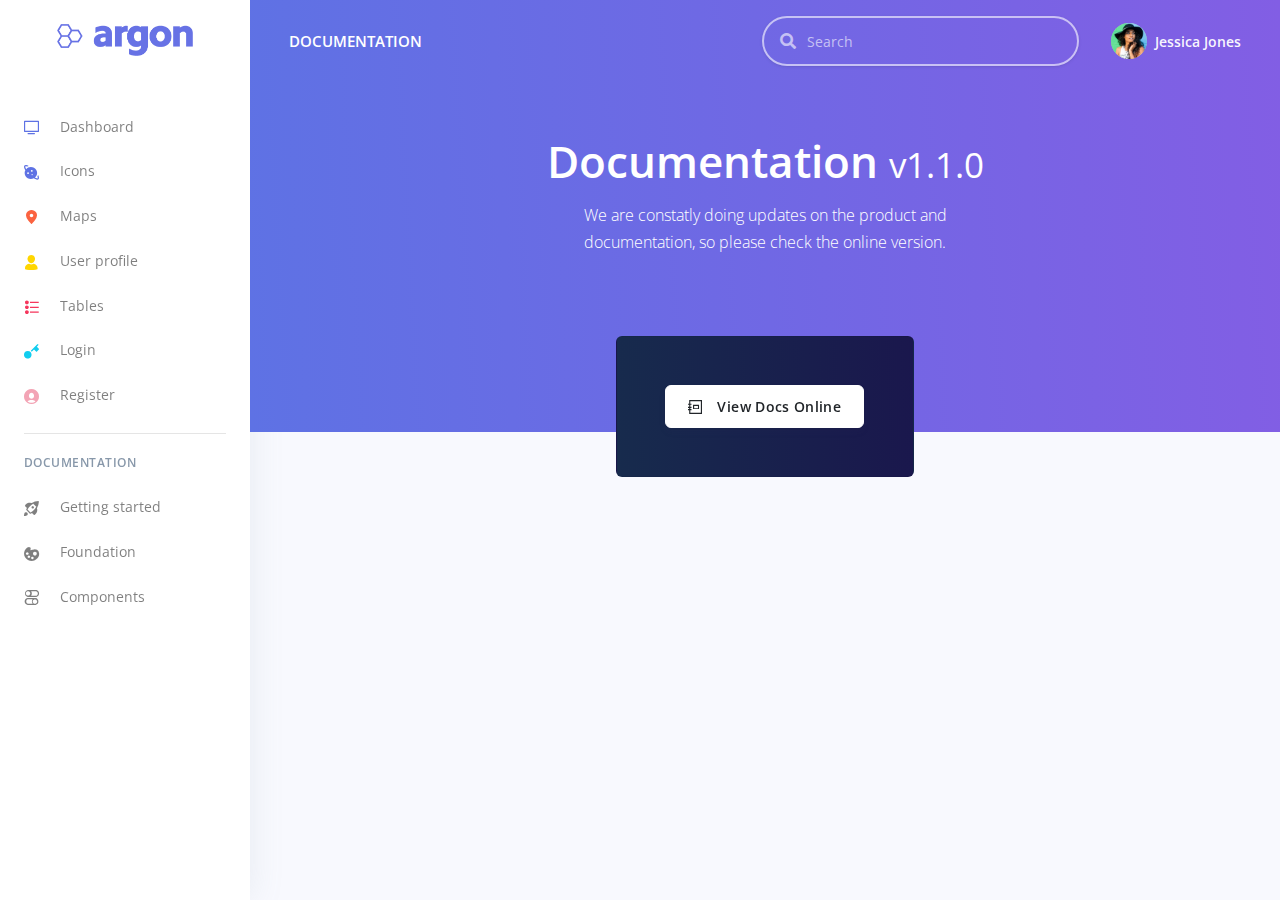
<file: dashboard/docs/documentation.html>
<!DOCTYPE html>
<html>

<head>
  <meta charset="utf-8">
  <meta name="viewport" content="width=device-width, initial-scale=1, shrink-to-fit=no">
  <meta name="description" content="Start your development with a Dashboard for Bootstrap 4.">
  <meta name="author" content="Creative Tim">
  <title>Argon Dashboard - Free Dashboard for Bootstrap 4</title>
  <!-- Favicon -->
  <link href="../assets/img/brand/favicon.png" rel="icon" type="image/png">
  <!-- Fonts -->
  <link href="https://fonts.googleapis.com/css?family=Open+Sans:300,400,600,700" rel="stylesheet">
  <!-- Icons -->
  <link href="../assets/js/plugins/nucleo/css/nucleo.css" rel="stylesheet">
  <link href="../assets/js/plugins/@fortawesome/fontawesome-free/css/all.min.css" rel="stylesheet">
  <!-- Argon CSS -->
  <link type="text/css" href="../assets/css/argon-dashboard.css?v=1.0.0" rel="stylesheet">
</head>

<body>
  <!-- Sidenav -->
  <nav class="navbar navbar-vertical fixed-left navbar-expand-md navbar-light bg-white" id="sidenav-main">
    <div class="container-fluid">
      <!-- Toggler -->
      <button class="navbar-toggler" type="button" data-toggle="collapse" data-target="#sidenav-collapse-main" aria-controls="sidenav-main" aria-expanded="false" aria-label="Toggle navigation">
        <span class="navbar-toggler-icon"></span>
      </button>
      <!-- Brand -->
      <a class="navbar-brand pt-0" href="../index.html">
        <img src="../assets/img/brand/blue.png" class="navbar-brand-img" alt="...">
      </a>
      <!-- User -->
      <ul class="nav align-items-center d-md-none">
        <li class="nav-item dropdown">
          <a class="nav-link nav-link-icon" href="#" role="button" data-toggle="dropdown" aria-haspopup="true" aria-expanded="false">
            <i class="ni ni-bell-55"></i>
          </a>
          <div class="dropdown-menu dropdown-menu-arrow dropdown-menu-right" aria-labelledby="navbar-default_dropdown_1">
            <a class="dropdown-item" href="#">Action</a>
            <a class="dropdown-item" href="#">Another action</a>
            <div class="dropdown-divider"></div>
            <a class="dropdown-item" href="#">Something else here</a>
          </div>
        </li>
        <li class="nav-item dropdown">
          <a class="nav-link" href="#" role="button" data-toggle="dropdown" aria-haspopup="true" aria-expanded="false">
            <div class="media align-items-center">
              <span class="avatar avatar-sm rounded-circle">
                <img alt="Image placeholder" src="../assets/img/theme/team-1-800x800.jpg">
              </span>
            </div>
          </a>
          <div class="dropdown-menu dropdown-menu-arrow dropdown-menu-right">
            <div class=" dropdown-header noti-title">
              <h6 class="text-overflow m-0">Welcome!</h6>
            </div>
            <a href="../examples/profile.html" class="dropdown-item">
              <i class="ni ni-single-02"></i>
              <span>My profile</span>
            </a>
            <a href="../examples/profile.html" class="dropdown-item">
              <i class="ni ni-settings-gear-65"></i>
              <span>Settings</span>
            </a>
            <a href="../examples/profile.html" class="dropdown-item">
              <i class="ni ni-calendar-grid-58"></i>
              <span>Activity</span>
            </a>
            <a href="../examples/profile.html" class="dropdown-item">
              <i class="ni ni-support-16"></i>
              <span>Support</span>
            </a>
            <div class="dropdown-divider"></div>
            <a href="#!" class="dropdown-item">
              <i class="ni ni-user-run"></i>
              <span>Logout</span>
            </a>
          </div>
        </li>
      </ul>
      <!-- Collapse -->
      <div class="collapse navbar-collapse" id="sidenav-collapse-main">
        <!-- Collapse header -->
        <div class="navbar-collapse-header d-md-none">
          <div class="row">
            <div class="col-6 collapse-brand">
              <a href="../index.html">
                <img src="../assets/img/brand/blue.png">
              </a>
            </div>
            <div class="col-6 collapse-close">
              <button type="button" class="navbar-toggler" data-toggle="collapse" data-target="#sidenav-collapse-main" aria-controls="sidenav-main" aria-expanded="false" aria-label="Toggle sidenav">
                <span></span>
                <span></span>
              </button>
            </div>
          </div>
        </div>
        <!-- Form -->
        <form class="mt-4 mb-3 d-md-none">
          <div class="input-group input-group-rounded input-group-merge">
            <input type="search" class="form-control form-control-rounded form-control-prepended" placeholder="Search" aria-label="Search">
            <div class="input-group-prepend">
              <div class="input-group-text">
                <span class="fa fa-search"></span>
              </div>
            </div>
          </div>
        </form>
        <!-- Navigation -->
        <ul class="navbar-nav">
          <li class="nav-item">
            <a class="nav-link" href="../index.html">
              <i class="ni ni-tv-2 text-primary"></i> Dashboard
            </a>
          </li>
          <li class="nav-item">
            <a class="nav-link" href="../examples/icons.html">
              <i class="ni ni-planet text-blue"></i> Icons
            </a>
          </li>
          <li class="nav-item">
            <a class="nav-link" href="../examples/maps.html">
              <i class="ni ni-pin-3 text-orange"></i> Maps
            </a>
          </li>
          <li class="nav-item">
            <a class="nav-link" href="../examples/profile.html">
              <i class="ni ni-single-02 text-yellow"></i> User profile
            </a>
          </li>
          <li class="nav-item">
            <a class="nav-link" href="../examples/tables.html">
              <i class="ni ni-bullet-list-67 text-red"></i> Tables
            </a>
          </li>
          <li class="nav-item">
            <a class="nav-link" href="../examples/login.html">
              <i class="ni ni-key-25 text-info"></i> Login
            </a>
          </li>
          <li class="nav-item">
            <a class="nav-link" href="../examples/register.html">
              <i class="ni ni-circle-08 text-pink"></i> Register
            </a>
          </li>
        </ul>
        <!-- Divider -->
        <hr class="my-3">
        <!-- Heading -->
        <h6 class="navbar-heading text-muted">Documentation</h6>
        <!-- Navigation -->
        <ul class="navbar-nav mb-md-3">
          <li class="nav-item">
            <a class="nav-link" href="https://demos.creative-tim.com/argon-dashboard/docs/getting-started/overview.html">
              <i class="ni ni-spaceship"></i> Getting started
            </a>
          </li>
          <li class="nav-item">
            <a class="nav-link" href="https://demos.creative-tim.com/argon-dashboard/docs/foundation/colors.html">
              <i class="ni ni-palette"></i> Foundation
            </a>
          </li>
          <li class="nav-item">
            <a class="nav-link" href="https://demos.creative-tim.com/argon-dashboard/docs/components/alerts.html">
              <i class="ni ni-ui-04"></i> Components
            </a>
          </li>
        </ul>
      </div>
    </div>
  </nav>
  <!-- Main content -->
  <div class="main-content">
    <!-- Top navbar -->
    <nav class="navbar navbar-top navbar-expand-md navbar-dark" id="navbar-main">
      <div class="container-fluid">
        <!-- Brand -->
        <a class="h4 mb-0 text-white text-uppercase d-none d-lg-inline-block" href="../index.html">Documentation</a>
        <!-- Form -->
        <form class="navbar-search navbar-search-dark form-inline mr-3 d-none d-md-flex ml-lg-auto">
          <div class="form-group mb-0">
            <div class="input-group input-group-alternative">
              <div class="input-group-prepend">
                <span class="input-group-text"><i class="fas fa-search"></i></span>
              </div>
              <input class="form-control" placeholder="Search" type="text">
            </div>
          </div>
        </form>
        <!-- User -->
        <ul class="navbar-nav align-items-center d-none d-md-flex">
          <li class="nav-item dropdown">
            <a class="nav-link pr-0" href="#" role="button" data-toggle="dropdown" aria-haspopup="true" aria-expanded="false">
              <div class="media align-items-center">
                <span class="avatar avatar-sm rounded-circle">
                  <img alt="Image placeholder" src="../assets/img/theme/team-4-800x800.jpg">
                </span>
                <div class="media-body ml-2 d-none d-lg-block">
                  <span class="mb-0 text-sm  font-weight-bold">Jessica Jones</span>
                </div>
              </div>
            </a>
            <div class="dropdown-menu dropdown-menu-arrow dropdown-menu-right">
              <div class=" dropdown-header noti-title">
                <h6 class="text-overflow m-0">Welcome!</h6>
              </div>
              <a href="../examples/profile.html" class="dropdown-item">
                <i class="ni ni-single-02"></i>
                <span>My profile</span>
              </a>
              <a href="../examples/profile.html" class="dropdown-item">
                <i class="ni ni-settings-gear-65"></i>
                <span>Settings</span>
              </a>
              <a href="../examples/profile.html" class="dropdown-item">
                <i class="ni ni-calendar-grid-58"></i>
                <span>Activity</span>
              </a>
              <a href="../examples/profile.html" class="dropdown-item">
                <i class="ni ni-support-16"></i>
                <span>Support</span>
              </a>
              <div class="dropdown-divider"></div>
              <a href="#!" class="dropdown-item">
                <i class="ni ni-user-run"></i>
                <span>Logout</span>
              </a>
            </div>
          </li>
        </ul>
      </div>
    </nav>
    <!-- Header -->
    <div class="header bg-gradient-primary pb-8 pt-5 pt-lg-8 d-flex align-items-center">
      <!-- Header container -->
      <div class="container-fluid">
        <div class="row justify-content-center">
          <div class="col-lg-6 col-md-10 text-center">
            <h1 class="display-2 text-white">Documentation <small>v1.1.0</small></h1>
            <p class="text-white mt-0 mb-5">We are constatly doing updates on the product and documentation, so please check the online version.</p>
          </div>
        </div>
      </div>
    </div>
    <!-- Page content -->
    <div class="container-fluid mt--7">
      <div class="row justify-content-center">
        <div class="col-lg-4">
          <div class="card bg-gradient-default text-center p-5">
            <a href="https://demos.creative-tim.com/argon-dashboard/docs/getting-started/overview.html" class="btn btn-white btn-icon mb-3 mb-sm-0">
              <span class="btn-inner--icon"><i class="ni ni-collection"></i></span>
              <span class="btn-inner--text">View Docs Online</span>
            </a>
          </div>
        </div>
      </div>
      <!-- Footer -->
    </div>
  </div>
  <!-- Argon Scripts -->
  <!-- Core -->
  <script src="../assets/js/plugins/jquery/dist/jquery.min.js"></script>
  <script src="../assets/js/plugins/bootstrap/dist/js/bootstrap.bundle.min.js"></script>
  <!-- Argon JS -->
  <script src="../assets/js/argon-dashboard.js?v=1.0.0"></script>
</body>

</html>
</file>
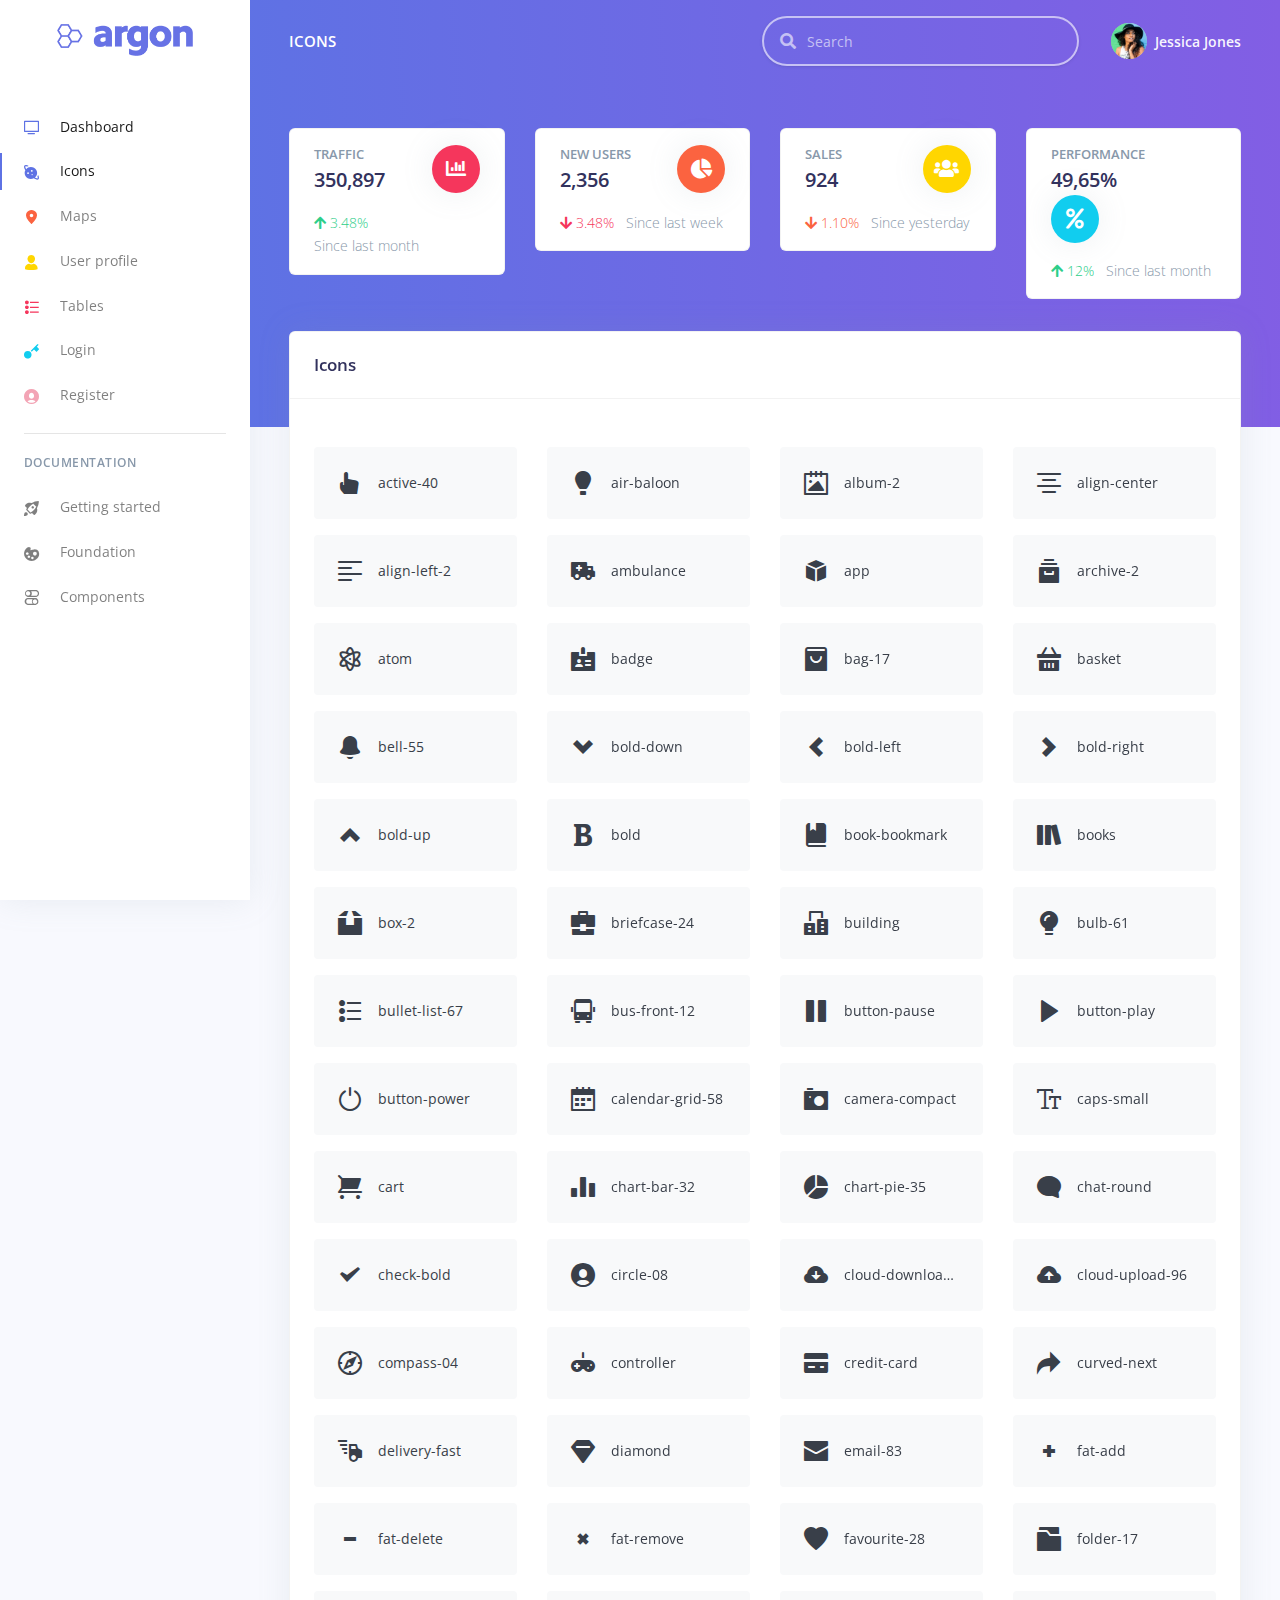
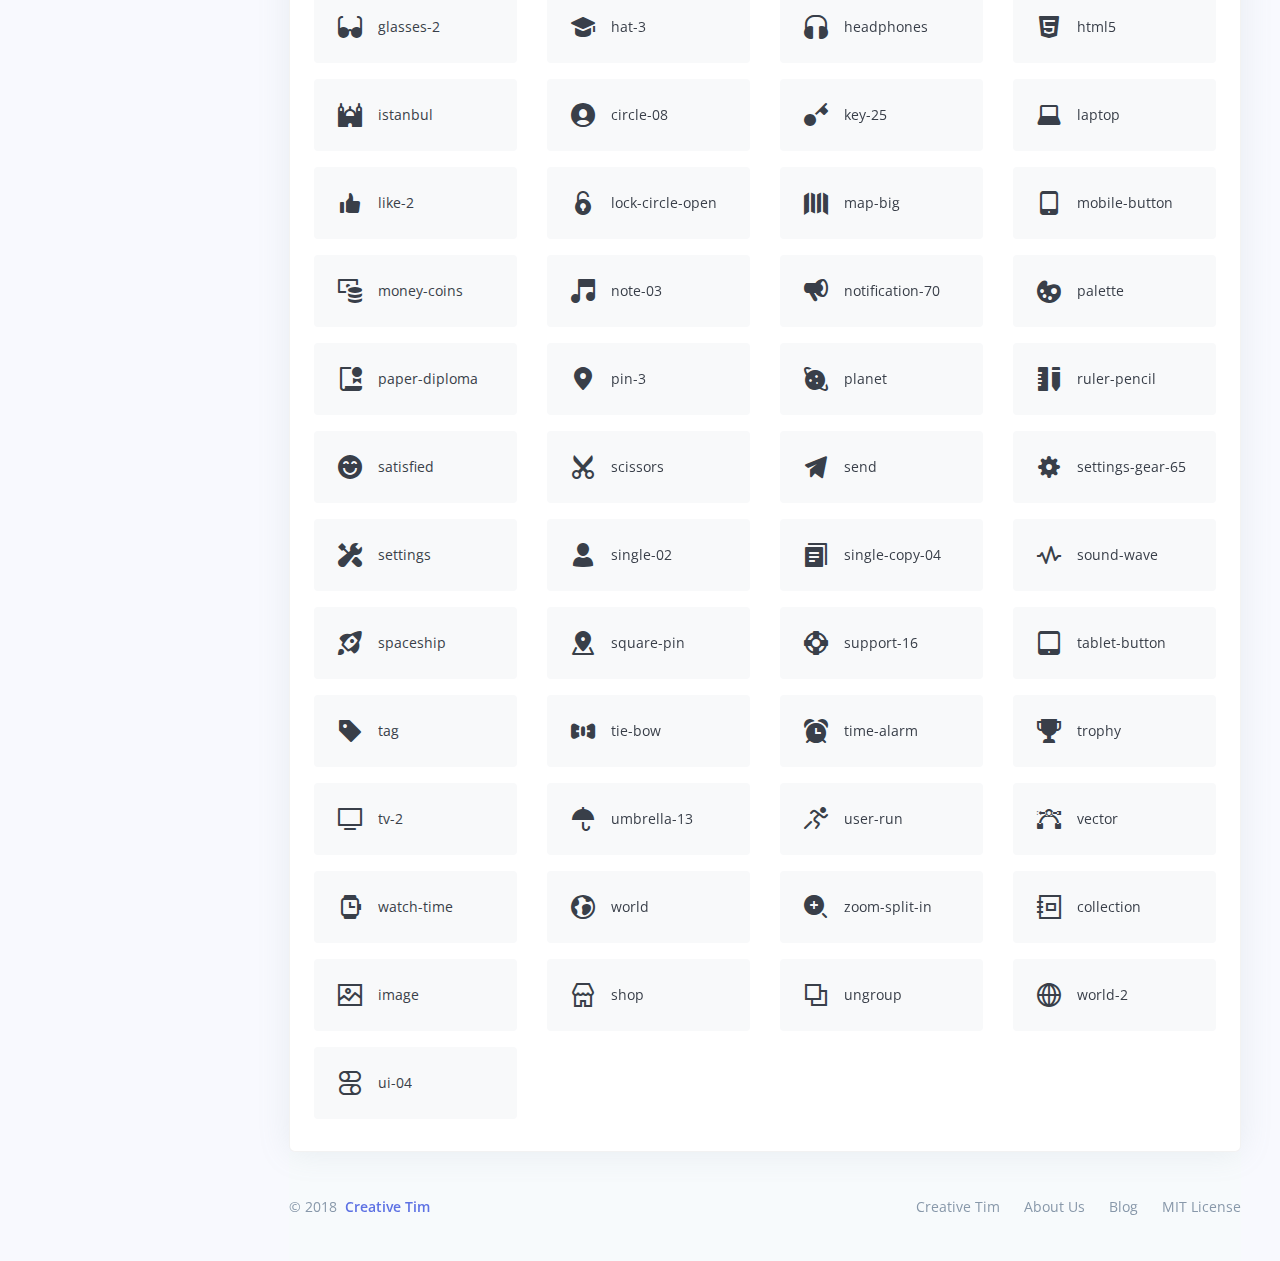
<file: dashboard/examples/icons.html>
<!--

=========================================================
* Argon Dashboard - v1.1.1
=========================================================

* Product Page: https://www.creative-tim.com/product/argon-dashboard
* Copyright 2019 Creative Tim (https://www.creative-tim.com)
* Licensed under MIT (https://github.com/creativetimofficial/argon-dashboard/blob/master/LICENSE.md)

* Coded by Creative Tim

=========================================================

* The above copyright notice and this permission notice shall be included in all copies or substantial portions of the Software. -->
<!DOCTYPE html>
<html lang="en">

<head>
  <meta charset="utf-8" />
  <meta name="viewport" content="width=device-width, initial-scale=1, shrink-to-fit=no">
  <title>
    Argon Dashboard - Free Dashboard for Bootstrap 4 by Creative Tim
  </title>
  <!-- Favicon -->
  <link href="../assets/img/brand/favicon.png" rel="icon" type="image/png">
  <!-- Fonts -->
  <link href="https://fonts.googleapis.com/css?family=Open+Sans:300,400,600,700" rel="stylesheet">
  <!-- Icons -->
  <link href="../assets/js/plugins/nucleo/css/nucleo.css" rel="stylesheet" />
  <link href="../assets/js/plugins/@fortawesome/fontawesome-free/css/all.min.css" rel="stylesheet" />
  <!-- CSS Files -->
  <link href="../assets/css/argon-dashboard.css?v=1.1.1" rel="stylesheet" />
</head>

<body class="">
  <nav class="navbar navbar-vertical fixed-left navbar-expand-md navbar-light bg-white" id="sidenav-main">
    <div class="container-fluid">
      <!-- Toggler -->
      <button class="navbar-toggler" type="button" data-toggle="collapse" data-target="#sidenav-collapse-main" aria-controls="sidenav-main" aria-expanded="false" aria-label="Toggle navigation">
        <span class="navbar-toggler-icon"></span>
      </button>
      <!-- Brand -->
      <a class="navbar-brand pt-0" href="../index.html">
        <img src="../assets/img/brand/blue.png" class="navbar-brand-img" alt="...">
      </a>
      <!-- User -->
      <ul class="nav align-items-center d-md-none">
        <li class="nav-item dropdown">
          <a class="nav-link nav-link-icon" href="#" role="button" data-toggle="dropdown" aria-haspopup="true" aria-expanded="false">
            <i class="ni ni-bell-55"></i>
          </a>
          <div class="dropdown-menu dropdown-menu-arrow dropdown-menu-right" aria-labelledby="navbar-default_dropdown_1">
            <a class="dropdown-item" href="#">Action</a>
            <a class="dropdown-item" href="#">Another action</a>
            <div class="dropdown-divider"></div>
            <a class="dropdown-item" href="#">Something else here</a>
          </div>
        </li>
        <li class="nav-item dropdown">
          <a class="nav-link" href="#" role="button" data-toggle="dropdown" aria-haspopup="true" aria-expanded="false">
            <div class="media align-items-center">
              <span class="avatar avatar-sm rounded-circle">
                <img alt="Image placeholder" src="../assets/img/theme/team-1-800x800.jpg
">
              </span>
            </div>
          </a>
          <div class="dropdown-menu dropdown-menu-arrow dropdown-menu-right">
            <div class=" dropdown-header noti-title">
              <h6 class="text-overflow m-0">Welcome!</h6>
            </div>
            <a href="./examples/profile.html" class="dropdown-item">
              <i class="ni ni-single-02"></i>
              <span>My profile</span>
            </a>
            <a href="./examples/profile.html" class="dropdown-item">
              <i class="ni ni-settings-gear-65"></i>
              <span>Settings</span>
            </a>
            <a href="./examples/profile.html" class="dropdown-item">
              <i class="ni ni-calendar-grid-58"></i>
              <span>Activity</span>
            </a>
            <a href="./examples/profile.html" class="dropdown-item">
              <i class="ni ni-support-16"></i>
              <span>Support</span>
            </a>
            <div class="dropdown-divider"></div>
            <a href="#!" class="dropdown-item">
              <i class="ni ni-user-run"></i>
              <span>Logout</span>
            </a>
          </div>
        </li>
      </ul>
      <!-- Collapse -->
      <div class="collapse navbar-collapse" id="sidenav-collapse-main">
        <!-- Collapse header -->
        <div class="navbar-collapse-header d-md-none">
          <div class="row">
            <div class="col-6 collapse-brand">
              <a href="../index.html">
                <img src="../assets/img/brand/blue.png">
              </a>
            </div>
            <div class="col-6 collapse-close">
              <button type="button" class="navbar-toggler" data-toggle="collapse" data-target="#sidenav-collapse-main" aria-controls="sidenav-main" aria-expanded="false" aria-label="Toggle sidenav">
                <span></span>
                <span></span>
              </button>
            </div>
          </div>
        </div>
        <!-- Form -->
        <form class="mt-4 mb-3 d-md-none">
          <div class="input-group input-group-rounded input-group-merge">
            <input type="search" class="form-control form-control-rounded form-control-prepended" placeholder="Search" aria-label="Search">
            <div class="input-group-prepend">
              <div class="input-group-text">
                <span class="fa fa-search"></span>
              </div>
            </div>
          </div>
        </form>
        <!-- Navigation -->
        <ul class="navbar-nav">
          <li class="nav-item  active ">
            <a class="nav-link " href="../index.html">
              <i class="ni ni-tv-2 text-primary"></i> Dashboard
            </a>
          </li>
          <li class="nav-item">
            <a class="nav-link  active " href="../examples/icons.html">
              <i class="ni ni-planet text-blue"></i> Icons
            </a>
          </li>
          <li class="nav-item">
            <a class="nav-link " href="../examples/maps.html">
              <i class="ni ni-pin-3 text-orange"></i> Maps
            </a>
          </li>
          <li class="nav-item">
            <a class="nav-link " href="../examples/profile.html">
              <i class="ni ni-single-02 text-yellow"></i> User profile
            </a>
          </li>
          <li class="nav-item">
            <a class="nav-link " href="../examples/tables.html">
              <i class="ni ni-bullet-list-67 text-red"></i> Tables
            </a>
          </li>
          <li class="nav-item">
            <a class="nav-link" href="../examples/login.html">
              <i class="ni ni-key-25 text-info"></i> Login
            </a>
          </li>
          <li class="nav-item">
            <a class="nav-link" href="../examples/register.html">
              <i class="ni ni-circle-08 text-pink"></i> Register
            </a>
          </li>
        </ul>
        <!-- Divider -->
        <hr class="my-3">
        <!-- Heading -->
        <h6 class="navbar-heading text-muted">Documentation</h6>
        <!-- Navigation -->
        <ul class="navbar-nav mb-md-3">
          <li class="nav-item">
            <a class="nav-link" href="https://demos.creative-tim.com/argon-dashboard/docs/getting-started/overview.html">
              <i class="ni ni-spaceship"></i> Getting started
            </a>
          </li>
          <li class="nav-item">
            <a class="nav-link" href="https://demos.creative-tim.com/argon-dashboard/docs/foundation/colors.html">
              <i class="ni ni-palette"></i> Foundation
            </a>
          </li>
          <li class="nav-item">
            <a class="nav-link" href="https://demos.creative-tim.com/argon-dashboard/docs/components/alerts.html">
              <i class="ni ni-ui-04"></i> Components
            </a>
          </li>
        </ul>
      </div>
    </div>
  </nav>
  <div class="main-content">
    <!-- Navbar -->
    <nav class="navbar navbar-top navbar-expand-md navbar-dark" id="navbar-main">
      <div class="container-fluid">
        <!-- Brand -->
        <a class="h4 mb-0 text-white text-uppercase d-none d-lg-inline-block" href="../index.html">Icons</a>
        <!-- Form -->
        <form class="navbar-search navbar-search-dark form-inline mr-3 d-none d-md-flex ml-lg-auto">
          <div class="form-group mb-0">
            <div class="input-group input-group-alternative">
              <div class="input-group-prepend">
                <span class="input-group-text"><i class="fas fa-search"></i></span>
              </div>
              <input class="form-control" placeholder="Search" type="text">
            </div>
          </div>
        </form>
        <!-- User -->
        <ul class="navbar-nav align-items-center d-none d-md-flex">
          <li class="nav-item dropdown">
            <a class="nav-link pr-0" href="#" role="button" data-toggle="dropdown" aria-haspopup="true" aria-expanded="false">
              <div class="media align-items-center">
                <span class="avatar avatar-sm rounded-circle">
                  <img alt="Image placeholder" src="../assets/img/theme/team-4-800x800.jpg">
                </span>
                <div class="media-body ml-2 d-none d-lg-block">
                  <span class="mb-0 text-sm  font-weight-bold">Jessica Jones</span>
                </div>
              </div>
            </a>
            <div class="dropdown-menu dropdown-menu-arrow dropdown-menu-right">
              <div class=" dropdown-header noti-title">
                <h6 class="text-overflow m-0">Welcome!</h6>
              </div>
              <a href="../examples/profile.html" class="dropdown-item">
                <i class="ni ni-single-02"></i>
                <span>My profile</span>
              </a>
              <a href="../examples/profile.html" class="dropdown-item">
                <i class="ni ni-settings-gear-65"></i>
                <span>Settings</span>
              </a>
              <a href="../examples/profile.html" class="dropdown-item">
                <i class="ni ni-calendar-grid-58"></i>
                <span>Activity</span>
              </a>
              <a href="../examples/profile.html" class="dropdown-item">
                <i class="ni ni-support-16"></i>
                <span>Support</span>
              </a>
              <div class="dropdown-divider"></div>
              <a href="#!" class="dropdown-item">
                <i class="ni ni-user-run"></i>
                <span>Logout</span>
              </a>
            </div>
          </li>
        </ul>
      </div>
    </nav>
    <!-- End Navbar -->
    <!-- Header -->
    <div class="header bg-gradient-primary pb-8 pt-5 pt-md-8">
      <div class="container-fluid">
        <div class="header-body">
          <!-- Card stats -->
          <div class="row">
            <div class="col-xl-3 col-lg-6">
              <div class="card card-stats mb-4 mb-xl-0">
                <div class="card-body">
                  <div class="row">
                    <div class="col">
                      <h5 class="card-title text-uppercase text-muted mb-0">Traffic</h5>
                      <span class="h2 font-weight-bold mb-0">350,897</span>
                    </div>
                    <div class="col-auto">
                      <div class="icon icon-shape bg-danger text-white rounded-circle shadow">
                        <i class="fas fa-chart-bar"></i>
                      </div>
                    </div>
                  </div>
                  <p class="mt-3 mb-0 text-muted text-sm">
                    <span class="text-success mr-2"><i class="fa fa-arrow-up"></i> 3.48%</span>
                    <span class="text-nowrap">Since last month</span>
                  </p>
                </div>
              </div>
            </div>
            <div class="col-xl-3 col-lg-6">
              <div class="card card-stats mb-4 mb-xl-0">
                <div class="card-body">
                  <div class="row">
                    <div class="col">
                      <h5 class="card-title text-uppercase text-muted mb-0">New users</h5>
                      <span class="h2 font-weight-bold mb-0">2,356</span>
                    </div>
                    <div class="col-auto">
                      <div class="icon icon-shape bg-warning text-white rounded-circle shadow">
                        <i class="fas fa-chart-pie"></i>
                      </div>
                    </div>
                  </div>
                  <p class="mt-3 mb-0 text-muted text-sm">
                    <span class="text-danger mr-2"><i class="fas fa-arrow-down"></i> 3.48%</span>
                    <span class="text-nowrap">Since last week</span>
                  </p>
                </div>
              </div>
            </div>
            <div class="col-xl-3 col-lg-6">
              <div class="card card-stats mb-4 mb-xl-0">
                <div class="card-body">
                  <div class="row">
                    <div class="col">
                      <h5 class="card-title text-uppercase text-muted mb-0">Sales</h5>
                      <span class="h2 font-weight-bold mb-0">924</span>
                    </div>
                    <div class="col-auto">
                      <div class="icon icon-shape bg-yellow text-white rounded-circle shadow">
                        <i class="fas fa-users"></i>
                      </div>
                    </div>
                  </div>
                  <p class="mt-3 mb-0 text-muted text-sm">
                    <span class="text-warning mr-2"><i class="fas fa-arrow-down"></i> 1.10%</span>
                    <span class="text-nowrap">Since yesterday</span>
                  </p>
                </div>
              </div>
            </div>
            <div class="col-xl-3 col-lg-6">
              <div class="card card-stats mb-4 mb-xl-0">
                <div class="card-body">
                  <div class="row">
                    <div class="col">
                      <h5 class="card-title text-uppercase text-muted mb-0">Performance</h5>
                      <span class="h2 font-weight-bold mb-0">49,65%</span>
                    </div>
                    <div class="col-auto">
                      <div class="icon icon-shape bg-info text-white rounded-circle shadow">
                        <i class="fas fa-percent"></i>
                      </div>
                    </div>
                  </div>
                  <p class="mt-3 mb-0 text-muted text-sm">
                    <span class="text-success mr-2"><i class="fas fa-arrow-up"></i> 12%</span>
                    <span class="text-nowrap">Since last month</span>
                  </p>
                </div>
              </div>
            </div>
          </div>
        </div>
      </div>
    </div>
    <!-- Page content -->
    <div class="container-fluid mt--7">
      <!-- Table -->
      <div class="row">
        <div class="col">
          <div class="card shadow">
            <div class="card-header bg-transparent">
              <h3 class="mb-0">Icons</h3>
            </div>
            <div class="card-body">
              <div class="row icon-examples">
                <div class="col-lg-3 col-md-6">
                  <button type="button" class="btn-icon-clipboard" data-clipboard-text="active-40" title="Copy to clipboard">
                    <div>
                      <i class="ni ni-active-40"></i>
                      <span>active-40</span>
                    </div>
                  </button>
                </div>
                <div class="col-lg-3 col-md-6">
                  <button type="button" class="btn-icon-clipboard" data-clipboard-text="air-baloon" title="Copy to clipboard">
                    <div>
                      <i class="ni ni-air-baloon"></i>
                      <span>air-baloon</span>
                    </div>
                  </button>
                </div>
                <div class="col-lg-3 col-md-6">
                  <button type="button" class="btn-icon-clipboard" data-clipboard-text="album-2" title="Copy to clipboard">
                    <div>
                      <i class="ni ni-album-2"></i>
                      <span>album-2</span>
                    </div>
                  </button>
                </div>
                <div class="col-lg-3 col-md-6">
                  <button type="button" class="btn-icon-clipboard" data-clipboard-text="align-center" title="Copy to clipboard">
                    <div>
                      <i class="ni ni-align-center"></i>
                      <span>align-center</span>
                    </div>
                  </button>
                </div>
                <div class="col-lg-3 col-md-6">
                  <button type="button" class="btn-icon-clipboard" data-clipboard-text="align-left-2" title="Copy to clipboard">
                    <div>
                      <i class="ni ni-align-left-2"></i>
                      <span>align-left-2</span>
                    </div>
                  </button>
                </div>
                <div class="col-lg-3 col-md-6">
                  <button type="button" class="btn-icon-clipboard" data-clipboard-text="ambulance" title="Copy to clipboard">
                    <div>
                      <i class="ni ni-ambulance"></i>
                      <span>ambulance</span>
                    </div>
                  </button>
                </div>
                <div class="col-lg-3 col-md-6">
                  <button type="button" class="btn-icon-clipboard" data-clipboard-text="app" title="Copy to clipboard">
                    <div>
                      <i class="ni ni-app"></i>
                      <span>app</span>
                    </div>
                  </button>
                </div>
                <div class="col-lg-3 col-md-6">
                  <button type="button" class="btn-icon-clipboard" data-clipboard-text="archive-2" title="Copy to clipboard">
                    <div>
                      <i class="ni ni-archive-2"></i>
                      <span>archive-2</span>
                    </div>
                  </button>
                </div>
                <div class="col-lg-3 col-md-6">
                  <button type="button" class="btn-icon-clipboard" data-clipboard-text="atom" title="Copy to clipboard">
                    <div>
                      <i class="ni ni-atom"></i>
                      <span>atom</span>
                    </div>
                  </button>
                </div>
                <div class="col-lg-3 col-md-6">
                  <button type="button" class="btn-icon-clipboard" data-clipboard-text="badge" title="Copy to clipboard">
                    <div>
                      <i class="ni ni-badge"></i>
                      <span>badge</span>
                    </div>
                  </button>
                </div>
                <div class="col-lg-3 col-md-6">
                  <button type="button" class="btn-icon-clipboard" data-clipboard-text="bag-17" title="Copy to clipboard">
                    <div>
                      <i class="ni ni-bag-17"></i>
                      <span>bag-17</span>
                    </div>
                  </button>
                </div>
                <div class="col-lg-3 col-md-6">
                  <button type="button" class="btn-icon-clipboard" data-clipboard-text="basket" title="Copy to clipboard">
                    <div>
                      <i class="ni ni-basket"></i>
                      <span>basket</span>
                    </div>
                  </button>
                </div>
                <div class="col-lg-3 col-md-6">
                  <button type="button" class="btn-icon-clipboard" data-clipboard-text="bell-55" title="Copy to clipboard">
                    <div>
                      <i class="ni ni-bell-55"></i>
                      <span>bell-55</span>
                    </div>
                  </button>
                </div>
                <div class="col-lg-3 col-md-6">
                  <button type="button" class="btn-icon-clipboard" data-clipboard-text="bold-down" title="Copy to clipboard">
                    <div>
                      <i class="ni ni-bold-down"></i>
                      <span>bold-down</span>
                    </div>
                  </button>
                </div>
                <div class="col-lg-3 col-md-6">
                  <button type="button" class="btn-icon-clipboard" data-clipboard-text="bold-left" title="Copy to clipboard">
                    <div>
                      <i class="ni ni-bold-left"></i>
                      <span>bold-left</span>
                    </div>
                  </button>
                </div>
                <div class="col-lg-3 col-md-6">
                  <button type="button" class="btn-icon-clipboard" data-clipboard-text="bold-right" title="Copy to clipboard">
                    <div>
                      <i class="ni ni-bold-right"></i>
                      <span>bold-right</span>
                    </div>
                  </button>
                </div>
                <div class="col-lg-3 col-md-6">
                  <button type="button" class="btn-icon-clipboard" data-clipboard-text="bold-up" title="Copy to clipboard">
                    <div>
                      <i class="ni ni-bold-up"></i>
                      <span>bold-up</span>
                    </div>
                  </button>
                </div>
                <div class="col-lg-3 col-md-6">
                  <button type="button" class="btn-icon-clipboard" data-clipboard-text="bold" title="Copy to clipboard">
                    <div>
                      <i class="ni ni-bold"></i>
                      <span>bold</span>
                    </div>
                  </button>
                </div>
                <div class="col-lg-3 col-md-6">
                  <button type="button" class="btn-icon-clipboard" data-clipboard-text="book-bookmark" title="Copy to clipboard">
                    <div>
                      <i class="ni ni-book-bookmark"></i>
                      <span>book-bookmark</span>
                    </div>
                  </button>
                </div>
                <div class="col-lg-3 col-md-6">
                  <button type="button" class="btn-icon-clipboard" data-clipboard-text="books" title="Copy to clipboard">
                    <div>
                      <i class="ni ni-books"></i>
                      <span>books</span>
                    </div>
                  </button>
                </div>
                <div class="col-lg-3 col-md-6">
                  <button type="button" class="btn-icon-clipboard" data-clipboard-text="box-2" title="Copy to clipboard">
                    <div>
                      <i class="ni ni-box-2"></i>
                      <span>box-2</span>
                    </div>
                  </button>
                </div>
                <div class="col-lg-3 col-md-6">
                  <button type="button" class="btn-icon-clipboard" data-clipboard-text="briefcase-24" title="Copy to clipboard">
                    <div>
                      <i class="ni ni-briefcase-24"></i>
                      <span>briefcase-24</span>
                    </div>
                  </button>
                </div>
                <div class="col-lg-3 col-md-6">
                  <button type="button" class="btn-icon-clipboard" data-clipboard-text="building" title="Copy to clipboard">
                    <div>
                      <i class="ni ni-building"></i>
                      <span>building</span>
                    </div>
                  </button>
                </div>
                <div class="col-lg-3 col-md-6">
                  <button type="button" class="btn-icon-clipboard" data-clipboard-text="bulb-61" title="Copy to clipboard">
                    <div>
                      <i class="ni ni-bulb-61"></i>
                      <span>bulb-61</span>
                    </div>
                  </button>
                </div>
                <div class="col-lg-3 col-md-6">
                  <button type="button" class="btn-icon-clipboard" data-clipboard-text="bullet-list-67" title="Copy to clipboard">
                    <div>
                      <i class="ni ni-bullet-list-67"></i>
                      <span>bullet-list-67</span>
                    </div>
                  </button>
                </div>
                <div class="col-lg-3 col-md-6">
                  <button type="button" class="btn-icon-clipboard" data-clipboard-text="bus-front-12" title="Copy to clipboard">
                    <div>
                      <i class="ni ni-bus-front-12"></i>
                      <span>bus-front-12</span>
                    </div>
                  </button>
                </div>
                <div class="col-lg-3 col-md-6">
                  <button type="button" class="btn-icon-clipboard" data-clipboard-text="button-pause" title="Copy to clipboard">
                    <div>
                      <i class="ni ni-button-pause"></i>
                      <span>button-pause</span>
                    </div>
                  </button>
                </div>
                <div class="col-lg-3 col-md-6">
                  <button type="button" class="btn-icon-clipboard" data-clipboard-text="button-play" title="Copy to clipboard">
                    <div>
                      <i class="ni ni-button-play"></i>
                      <span>button-play</span>
                    </div>
                  </button>
                </div>
                <div class="col-lg-3 col-md-6">
                  <button type="button" class="btn-icon-clipboard" data-clipboard-text="button-power" title="Copy to clipboard">
                    <div>
                      <i class="ni ni-button-power"></i>
                      <span>button-power</span>
                    </div>
                  </button>
                </div>
                <div class="col-lg-3 col-md-6">
                  <button type="button" class="btn-icon-clipboard" data-clipboard-text="calendar-grid-58" title="Copy to clipboard">
                    <div>
                      <i class="ni ni-calendar-grid-58"></i>
                      <span>calendar-grid-58</span>
                    </div>
                  </button>
                </div>
                <div class="col-lg-3 col-md-6">
                  <button type="button" class="btn-icon-clipboard" data-clipboard-text="camera-compact" title="Copy to clipboard">
                    <div>
                      <i class="ni ni-camera-compact"></i>
                      <span>camera-compact</span>
                    </div>
                  </button>
                </div>
                <div class="col-lg-3 col-md-6">
                  <button type="button" class="btn-icon-clipboard" data-clipboard-text="caps-small" title="Copy to clipboard">
                    <div>
                      <i class="ni ni-caps-small"></i>
                      <span>caps-small</span>
                    </div>
                  </button>
                </div>
                <div class="col-lg-3 col-md-6">
                  <button type="button" class="btn-icon-clipboard" data-clipboard-text="cart" title="Copy to clipboard">
                    <div>
                      <i class="ni ni-cart"></i>
                      <span>cart</span>
                    </div>
                  </button>
                </div>
                <div class="col-lg-3 col-md-6">
                  <button type="button" class="btn-icon-clipboard" data-clipboard-text="chart-bar-32" title="Copy to clipboard">
                    <div>
                      <i class="ni ni-chart-bar-32"></i>
                      <span>chart-bar-32</span>
                    </div>
                  </button>
                </div>
                <div class="col-lg-3 col-md-6">
                  <button type="button" class="btn-icon-clipboard" data-clipboard-text="chart-pie-35" title="Copy to clipboard">
                    <div>
                      <i class="ni ni-chart-pie-35"></i>
                      <span>chart-pie-35</span>
                    </div>
                  </button>
                </div>
                <div class="col-lg-3 col-md-6">
                  <button type="button" class="btn-icon-clipboard" data-clipboard-text="chat-round" title="Copy to clipboard">
                    <div>
                      <i class="ni ni-chat-round"></i>
                      <span>chat-round</span>
                    </div>
                  </button>
                </div>
                <div class="col-lg-3 col-md-6">
                  <button type="button" class="btn-icon-clipboard" data-clipboard-text="check-bold" title="Copy to clipboard">
                    <div>
                      <i class="ni ni-check-bold"></i>
                      <span>check-bold</span>
                    </div>
                  </button>
                </div>
                <div class="col-lg-3 col-md-6">
                  <button type="button" class="btn-icon-clipboard" data-clipboard-text="circle-08" title="Copy to clipboard">
                    <div>
                      <i class="ni ni-circle-08"></i>
                      <span>circle-08</span>
                    </div>
                  </button>
                </div>
                <div class="col-lg-3 col-md-6">
                  <button type="button" class="btn-icon-clipboard" data-clipboard-text="cloud-download-95" title="Copy to clipboard">
                    <div>
                      <i class="ni ni-cloud-download-95"></i>
                      <span>cloud-download-95</span>
                    </div>
                  </button>
                </div>
                <div class="col-lg-3 col-md-6">
                  <button type="button" class="btn-icon-clipboard" data-clipboard-text="cloud-upload-96" title="Copy to clipboard">
                    <div>
                      <i class="ni ni-cloud-upload-96"></i>
                      <span>cloud-upload-96</span>
                    </div>
                  </button>
                </div>
                <div class="col-lg-3 col-md-6">
                  <button type="button" class="btn-icon-clipboard" data-clipboard-text="compass-04" title="Copy to clipboard">
                    <div>
                      <i class="ni ni-compass-04"></i>
                      <span>compass-04</span>
                    </div>
                  </button>
                </div>
                <div class="col-lg-3 col-md-6">
                  <button type="button" class="btn-icon-clipboard" data-clipboard-text="controller" title="Copy to clipboard">
                    <div>
                      <i class="ni ni-controller"></i>
                      <span>controller</span>
                    </div>
                  </button>
                </div>
                <div class="col-lg-3 col-md-6">
                  <button type="button" class="btn-icon-clipboard" data-clipboard-text="credit-card" title="Copy to clipboard">
                    <div>
                      <i class="ni ni-credit-card"></i>
                      <span>credit-card</span>
                    </div>
                  </button>
                </div>
                <div class="col-lg-3 col-md-6">
                  <button type="button" class="btn-icon-clipboard" data-clipboard-text="curved-next" title="Copy to clipboard">
                    <div>
                      <i class="ni ni-curved-next"></i>
                      <span>curved-next</span>
                    </div>
                  </button>
                </div>
                <div class="col-lg-3 col-md-6">
                  <button type="button" class="btn-icon-clipboard" data-clipboard-text="delivery-fast" title="Copy to clipboard">
                    <div>
                      <i class="ni ni-delivery-fast"></i>
                      <span>delivery-fast</span>
                    </div>
                  </button>
                </div>
                <div class="col-lg-3 col-md-6">
                  <button type="button" class="btn-icon-clipboard" data-clipboard-text="diamond" title="Copy to clipboard">
                    <div>
                      <i class="ni ni-diamond"></i>
                      <span>diamond</span>
                    </div>
                  </button>
                </div>
                <div class="col-lg-3 col-md-6">
                  <button type="button" class="btn-icon-clipboard" data-clipboard-text="email-83" title="Copy to clipboard">
                    <div>
                      <i class="ni ni-email-83"></i>
                      <span>email-83</span>
                    </div>
                  </button>
                </div>
                <div class="col-lg-3 col-md-6">
                  <button type="button" class="btn-icon-clipboard" data-clipboard-text="fat-add" title="Copy to clipboard">
                    <div>
                      <i class="ni ni-fat-add"></i>
                      <span>fat-add</span>
                    </div>
                  </button>
                </div>
                <div class="col-lg-3 col-md-6">
                  <button type="button" class="btn-icon-clipboard" data-clipboard-text="fat-delete" title="Copy to clipboard">
                    <div>
                      <i class="ni ni-fat-delete"></i>
                      <span>fat-delete</span>
                    </div>
                  </button>
                </div>
                <div class="col-lg-3 col-md-6">
                  <button type="button" class="btn-icon-clipboard" data-clipboard-text="fat-remove" title="Copy to clipboard">
                    <div>
                      <i class="ni ni-fat-remove"></i>
                      <span>fat-remove</span>
                    </div>
                  </button>
                </div>
                <div class="col-lg-3 col-md-6">
                  <button type="button" class="btn-icon-clipboard" data-clipboard-text="favourite-28" title="Copy to clipboard">
                    <div>
                      <i class="ni ni-favourite-28"></i>
                      <span>favourite-28</span>
                    </div>
                  </button>
                </div>
                <div class="col-lg-3 col-md-6">
                  <button type="button" class="btn-icon-clipboard" data-clipboard-text="folder-17" title="Copy to clipboard">
                    <div>
                      <i class="ni ni-folder-17"></i>
                      <span>folder-17</span>
                    </div>
                  </button>
                </div>
                <div class="col-lg-3 col-md-6">
                  <button type="button" class="btn-icon-clipboard" data-clipboard-text="glasses-2" title="Copy to clipboard">
                    <div>
                      <i class="ni ni-glasses-2"></i>
                      <span>glasses-2</span>
                    </div>
                  </button>
                </div>
                <div class="col-lg-3 col-md-6">
                  <button type="button" class="btn-icon-clipboard" data-clipboard-text="hat-3" title="Copy to clipboard">
                    <div>
                      <i class="ni ni-hat-3"></i>
                      <span>hat-3</span>
                    </div>
                  </button>
                </div>
                <div class="col-lg-3 col-md-6">
                  <button type="button" class="btn-icon-clipboard" data-clipboard-text="headphones" title="Copy to clipboard">
                    <div>
                      <i class="ni ni-headphones"></i>
                      <span>headphones</span>
                    </div>
                  </button>
                </div>
                <div class="col-lg-3 col-md-6">
                  <button type="button" class="btn-icon-clipboard" data-clipboard-text="html5" title="Copy to clipboard">
                    <div>
                      <i class="ni ni-html5"></i>
                      <span>html5</span>
                    </div>
                  </button>
                </div>
                <div class="col-lg-3 col-md-6">
                  <button type="button" class="btn-icon-clipboard" data-clipboard-text="istanbul" title="Copy to clipboard">
                    <div>
                      <i class="ni ni-istanbul"></i>
                      <span>istanbul</span>
                    </div>
                  </button>
                </div>
                <div class="col-lg-3 col-md-6">
                  <button type="button" class="btn-icon-clipboard" data-clipboard-text="circle-08" title="Copy to clipboard">
                    <div>
                      <i class="ni ni-circle-08"></i>
                      <span>circle-08</span>
                    </div>
                  </button>
                </div>
                <div class="col-lg-3 col-md-6">
                  <button type="button" class="btn-icon-clipboard" data-clipboard-text="key-25" title="Copy to clipboard">
                    <div>
                      <i class="ni ni-key-25"></i>
                      <span>key-25</span>
                    </div>
                  </button>
                </div>
                <div class="col-lg-3 col-md-6">
                  <button type="button" class="btn-icon-clipboard" data-clipboard-text="laptop" title="Copy to clipboard">
                    <div>
                      <i class="ni ni-laptop"></i>
                      <span>laptop</span>
                    </div>
                  </button>
                </div>
                <div class="col-lg-3 col-md-6">
                  <button type="button" class="btn-icon-clipboard" data-clipboard-text="like-2" title="Copy to clipboard">
                    <div>
                      <i class="ni ni-like-2"></i>
                      <span>like-2</span>
                    </div>
                  </button>
                </div>
                <div class="col-lg-3 col-md-6">
                  <button type="button" class="btn-icon-clipboard" data-clipboard-text="lock-circle-open" title="Copy to clipboard">
                    <div>
                      <i class="ni ni-lock-circle-open"></i>
                      <span>lock-circle-open</span>
                    </div>
                  </button>
                </div>
                <div class="col-lg-3 col-md-6">
                  <button type="button" class="btn-icon-clipboard" data-clipboard-text="map-big" title="Copy to clipboard">
                    <div>
                      <i class="ni ni-map-big"></i>
                      <span>map-big</span>
                    </div>
                  </button>
                </div>
                <div class="col-lg-3 col-md-6">
                  <button type="button" class="btn-icon-clipboard" data-clipboard-text="mobile-button" title="Copy to clipboard">
                    <div>
                      <i class="ni ni-mobile-button"></i>
                      <span>mobile-button</span>
                    </div>
                  </button>
                </div>
                <div class="col-lg-3 col-md-6">
                  <button type="button" class="btn-icon-clipboard" data-clipboard-text="money-coins" title="Copy to clipboard">
                    <div>
                      <i class="ni ni-money-coins"></i>
                      <span>money-coins</span>
                    </div>
                  </button>
                </div>
                <div class="col-lg-3 col-md-6">
                  <button type="button" class="btn-icon-clipboard" data-clipboard-text="note-03" title="Copy to clipboard">
                    <div>
                      <i class="ni ni-note-03"></i>
                      <span>note-03</span>
                    </div>
                  </button>
                </div>
                <div class="col-lg-3 col-md-6">
                  <button type="button" class="btn-icon-clipboard" data-clipboard-text="notification-70" title="Copy to clipboard">
                    <div>
                      <i class="ni ni-notification-70"></i>
                      <span>notification-70</span>
                    </div>
                  </button>
                </div>
                <div class="col-lg-3 col-md-6">
                  <button type="button" class="btn-icon-clipboard" data-clipboard-text="palette" title="Copy to clipboard">
                    <div>
                      <i class="ni ni-palette"></i>
                      <span>palette</span>
                    </div>
                  </button>
                </div>
                <div class="col-lg-3 col-md-6">
                  <button type="button" class="btn-icon-clipboard" data-clipboard-text="paper-diploma" title="Copy to clipboard">
                    <div>
                      <i class="ni ni-paper-diploma"></i>
                      <span>paper-diploma</span>
                    </div>
                  </button>
                </div>
                <div class="col-lg-3 col-md-6">
                  <button type="button" class="btn-icon-clipboard" data-clipboard-text="pin-3" title="Copy to clipboard">
                    <div>
                      <i class="ni ni-pin-3"></i>
                      <span>pin-3</span>
                    </div>
                  </button>
                </div>
                <div class="col-lg-3 col-md-6">
                  <button type="button" class="btn-icon-clipboard" data-clipboard-text="planet" title="Copy to clipboard">
                    <div>
                      <i class="ni ni-planet"></i>
                      <span>planet</span>
                    </div>
                  </button>
                </div>
                <div class="col-lg-3 col-md-6">
                  <button type="button" class="btn-icon-clipboard" data-clipboard-text="ruler-pencil" title="Copy to clipboard">
                    <div>
                      <i class="ni ni-ruler-pencil"></i>
                      <span>ruler-pencil</span>
                    </div>
                  </button>
                </div>
                <div class="col-lg-3 col-md-6">
                  <button type="button" class="btn-icon-clipboard" data-clipboard-text="satisfied" title="Copy to clipboard">
                    <div>
                      <i class="ni ni-satisfied"></i>
                      <span>satisfied</span>
                    </div>
                  </button>
                </div>
                <div class="col-lg-3 col-md-6">
                  <button type="button" class="btn-icon-clipboard" data-clipboard-text="scissors" title="Copy to clipboard">
                    <div>
                      <i class="ni ni-scissors"></i>
                      <span>scissors</span>
                    </div>
                  </button>
                </div>
                <div class="col-lg-3 col-md-6">
                  <button type="button" class="btn-icon-clipboard" data-clipboard-text="send" title="Copy to clipboard">
                    <div>
                      <i class="ni ni-send"></i>
                      <span>send</span>
                    </div>
                  </button>
                </div>
                <div class="col-lg-3 col-md-6">
                  <button type="button" class="btn-icon-clipboard" data-clipboard-text="settings-gear-65" title="Copy to clipboard">
                    <div>
                      <i class="ni ni-settings-gear-65"></i>
                      <span>settings-gear-65</span>
                    </div>
                  </button>
                </div>
                <div class="col-lg-3 col-md-6">
                  <button type="button" class="btn-icon-clipboard" data-clipboard-text="settings" title="Copy to clipboard">
                    <div>
                      <i class="ni ni-settings"></i>
                      <span>settings</span>
                    </div>
                  </button>
                </div>
                <div class="col-lg-3 col-md-6">
                  <button type="button" class="btn-icon-clipboard" data-clipboard-text="single-02" title="Copy to clipboard">
                    <div>
                      <i class="ni ni-single-02"></i>
                      <span>single-02</span>
                    </div>
                  </button>
                </div>
                <div class="col-lg-3 col-md-6">
                  <button type="button" class="btn-icon-clipboard" data-clipboard-text="single-copy-04" title="Copy to clipboard">
                    <div>
                      <i class="ni ni-single-copy-04"></i>
                      <span>single-copy-04</span>
                    </div>
                  </button>
                </div>
                <div class="col-lg-3 col-md-6">
                  <button type="button" class="btn-icon-clipboard" data-clipboard-text="sound-wave" title="Copy to clipboard">
                    <div>
                      <i class="ni ni-sound-wave"></i>
                      <span>sound-wave</span>
                    </div>
                  </button>
                </div>
                <div class="col-lg-3 col-md-6">
                  <button type="button" class="btn-icon-clipboard" data-clipboard-text="spaceship" title="Copy to clipboard">
                    <div>
                      <i class="ni ni-spaceship"></i>
                      <span>spaceship</span>
                    </div>
                  </button>
                </div>
                <div class="col-lg-3 col-md-6">
                  <button type="button" class="btn-icon-clipboard" data-clipboard-text="square-pin" title="Copy to clipboard">
                    <div>
                      <i class="ni ni-square-pin"></i>
                      <span>square-pin</span>
                    </div>
                  </button>
                </div>
                <div class="col-lg-3 col-md-6">
                  <button type="button" class="btn-icon-clipboard" data-clipboard-text="support-16" title="Copy to clipboard">
                    <div>
                      <i class="ni ni-support-16"></i>
                      <span>support-16</span>
                    </div>
                  </button>
                </div>
                <div class="col-lg-3 col-md-6">
                  <button type="button" class="btn-icon-clipboard" data-clipboard-text="tablet-button" title="Copy to clipboard">
                    <div>
                      <i class="ni ni-tablet-button"></i>
                      <span>tablet-button</span>
                    </div>
                  </button>
                </div>
                <div class="col-lg-3 col-md-6">
                  <button type="button" class="btn-icon-clipboard" data-clipboard-text="tag" title="Copy to clipboard">
                    <div>
                      <i class="ni ni-tag"></i>
                      <span>tag</span>
                    </div>
                  </button>
                </div>
                <div class="col-lg-3 col-md-6">
                  <button type="button" class="btn-icon-clipboard" data-clipboard-text="tie-bow" title="Copy to clipboard">
                    <div>
                      <i class="ni ni-tie-bow"></i>
                      <span>tie-bow</span>
                    </div>
                  </button>
                </div>
                <div class="col-lg-3 col-md-6">
                  <button type="button" class="btn-icon-clipboard" data-clipboard-text="time-alarm" title="Copy to clipboard">
                    <div>
                      <i class="ni ni-time-alarm"></i>
                      <span>time-alarm</span>
                    </div>
                  </button>
                </div>
                <div class="col-lg-3 col-md-6">
                  <button type="button" class="btn-icon-clipboard" data-clipboard-text="trophy" title="Copy to clipboard">
                    <div>
                      <i class="ni ni-trophy"></i>
                      <span>trophy</span>
                    </div>
                  </button>
                </div>
                <div class="col-lg-3 col-md-6">
                  <button type="button" class="btn-icon-clipboard" data-clipboard-text="tv-2" title="Copy to clipboard">
                    <div>
                      <i class="ni ni-tv-2"></i>
                      <span>tv-2</span>
                    </div>
                  </button>
                </div>
                <div class="col-lg-3 col-md-6">
                  <button type="button" class="btn-icon-clipboard" data-clipboard-text="umbrella-13" title="Copy to clipboard">
                    <div>
                      <i class="ni ni-umbrella-13"></i>
                      <span>umbrella-13</span>
                    </div>
                  </button>
                </div>
                <div class="col-lg-3 col-md-6">
                  <button type="button" class="btn-icon-clipboard" data-clipboard-text="user-run" title="Copy to clipboard">
                    <div>
                      <i class="ni ni-user-run"></i>
                      <span>user-run</span>
                    </div>
                  </button>
                </div>
                <div class="col-lg-3 col-md-6">
                  <button type="button" class="btn-icon-clipboard" data-clipboard-text="vector" title="Copy to clipboard">
                    <div>
                      <i class="ni ni-vector"></i>
                      <span>vector</span>
                    </div>
                  </button>
                </div>
                <div class="col-lg-3 col-md-6">
                  <button type="button" class="btn-icon-clipboard" data-clipboard-text="watch-time" title="Copy to clipboard">
                    <div>
                      <i class="ni ni-watch-time"></i>
                      <span>watch-time</span>
                    </div>
                  </button>
                </div>
                <div class="col-lg-3 col-md-6">
                  <button type="button" class="btn-icon-clipboard" data-clipboard-text="world" title="Copy to clipboard">
                    <div>
                      <i class="ni ni-world"></i>
                      <span>world</span>
                    </div>
                  </button>
                </div>
                <div class="col-lg-3 col-md-6">
                  <button type="button" class="btn-icon-clipboard" data-clipboard-text="zoom-split-in" title="Copy to clipboard">
                    <div>
                      <i class="ni ni-zoom-split-in"></i>
                      <span>zoom-split-in</span>
                    </div>
                  </button>
                </div>
                <div class="col-lg-3 col-md-6">
                  <button type="button" class="btn-icon-clipboard" data-clipboard-text="collection" title="Copy to clipboard">
                    <div>
                      <i class="ni ni-collection"></i>
                      <span>collection</span>
                    </div>
                  </button>
                </div>
                <div class="col-lg-3 col-md-6">
                  <button type="button" class="btn-icon-clipboard" data-clipboard-text="image" title="Copy to clipboard">
                    <div>
                      <i class="ni ni-image"></i>
                      <span>image</span>
                    </div>
                  </button>
                </div>
                <div class="col-lg-3 col-md-6">
                  <button type="button" class="btn-icon-clipboard" data-clipboard-text="shop" title="Copy to clipboard">
                    <div>
                      <i class="ni ni-shop"></i>
                      <span>shop</span>
                    </div>
                  </button>
                </div>
                <div class="col-lg-3 col-md-6">
                  <button type="button" class="btn-icon-clipboard" data-clipboard-text="ungroup" title="Copy to clipboard">
                    <div>
                      <i class="ni ni-ungroup"></i>
                      <span>ungroup</span>
                    </div>
                  </button>
                </div>
                <div class="col-lg-3 col-md-6">
                  <button type="button" class="btn-icon-clipboard" data-clipboard-text="world-2" title="Copy to clipboard">
                    <div>
                      <i class="ni ni-world-2"></i>
                      <span>world-2</span>
                    </div>
                  </button>
                </div>
                <div class="col-lg-3 col-md-6">
                  <button type="button" class="btn-icon-clipboard" data-clipboard-text="ui-04" title="Copy to clipboard">
                    <div>
                      <i class="ni ni-ui-04"></i>
                      <span>ui-04</span>
                    </div>
                  </button>
                </div>
              </div>
            </div>
          </div>
        </div>
      </div>
      <!-- Footer -->
      <!-- Footer -->
      <footer class="footer">
        <div class="row align-items-center justify-content-xl-between">
          <div class="col-xl-6">
            <div class="copyright text-center text-xl-left text-muted">
              &copy; 2018 <a href="https://www.creative-tim.com" class="font-weight-bold ml-1" target="_blank">Creative Tim</a>
            </div>
          </div>
          <div class="col-xl-6">
            <ul class="nav nav-footer justify-content-center justify-content-xl-end">
              <li class="nav-item">
                <a href="https://www.creative-tim.com" class="nav-link" target="_blank">Creative Tim</a>
              </li>
              <li class="nav-item">
                <a href="https://www.creative-tim.com/presentation" class="nav-link" target="_blank">About Us</a>
              </li>
              <li class="nav-item">
                <a href="http://blog.creative-tim.com" class="nav-link" target="_blank">Blog</a>
              </li>
              <li class="nav-item">
                <a href="https://github.com/creativetimofficial/argon-dashboard/blob/master/LICENSE.md" class="nav-link" target="_blank">MIT License</a>
              </li>
            </ul>
          </div>
        </div>
      </footer>
    </div>
  </div>
  <!--   Core   -->
  <script src="../assets/js/plugins/jquery/dist/jquery.min.js"></script>
  <script src="../assets/js/plugins/bootstrap/dist/js/bootstrap.bundle.min.js"></script>
  <!--   Optional JS   -->
  <script src="../assets/js/plugins/clipboard/dist/clipboard.min.js"></script>
  <!--   Argon JS   -->
  <script src="../assets/js/argon-dashboard.min.js?v=1.1.1"></script>
  <script src="https://cdn.trackjs.com/agent/v3/latest/t.js"></script>
  <script>
    window.TrackJS &&
      TrackJS.install({
        token: "ee6fab19c5a04ac1a32a645abde4613a",
        application: "argon-dashboard-free"
      });
  </script>
</body>

</html>
</file>
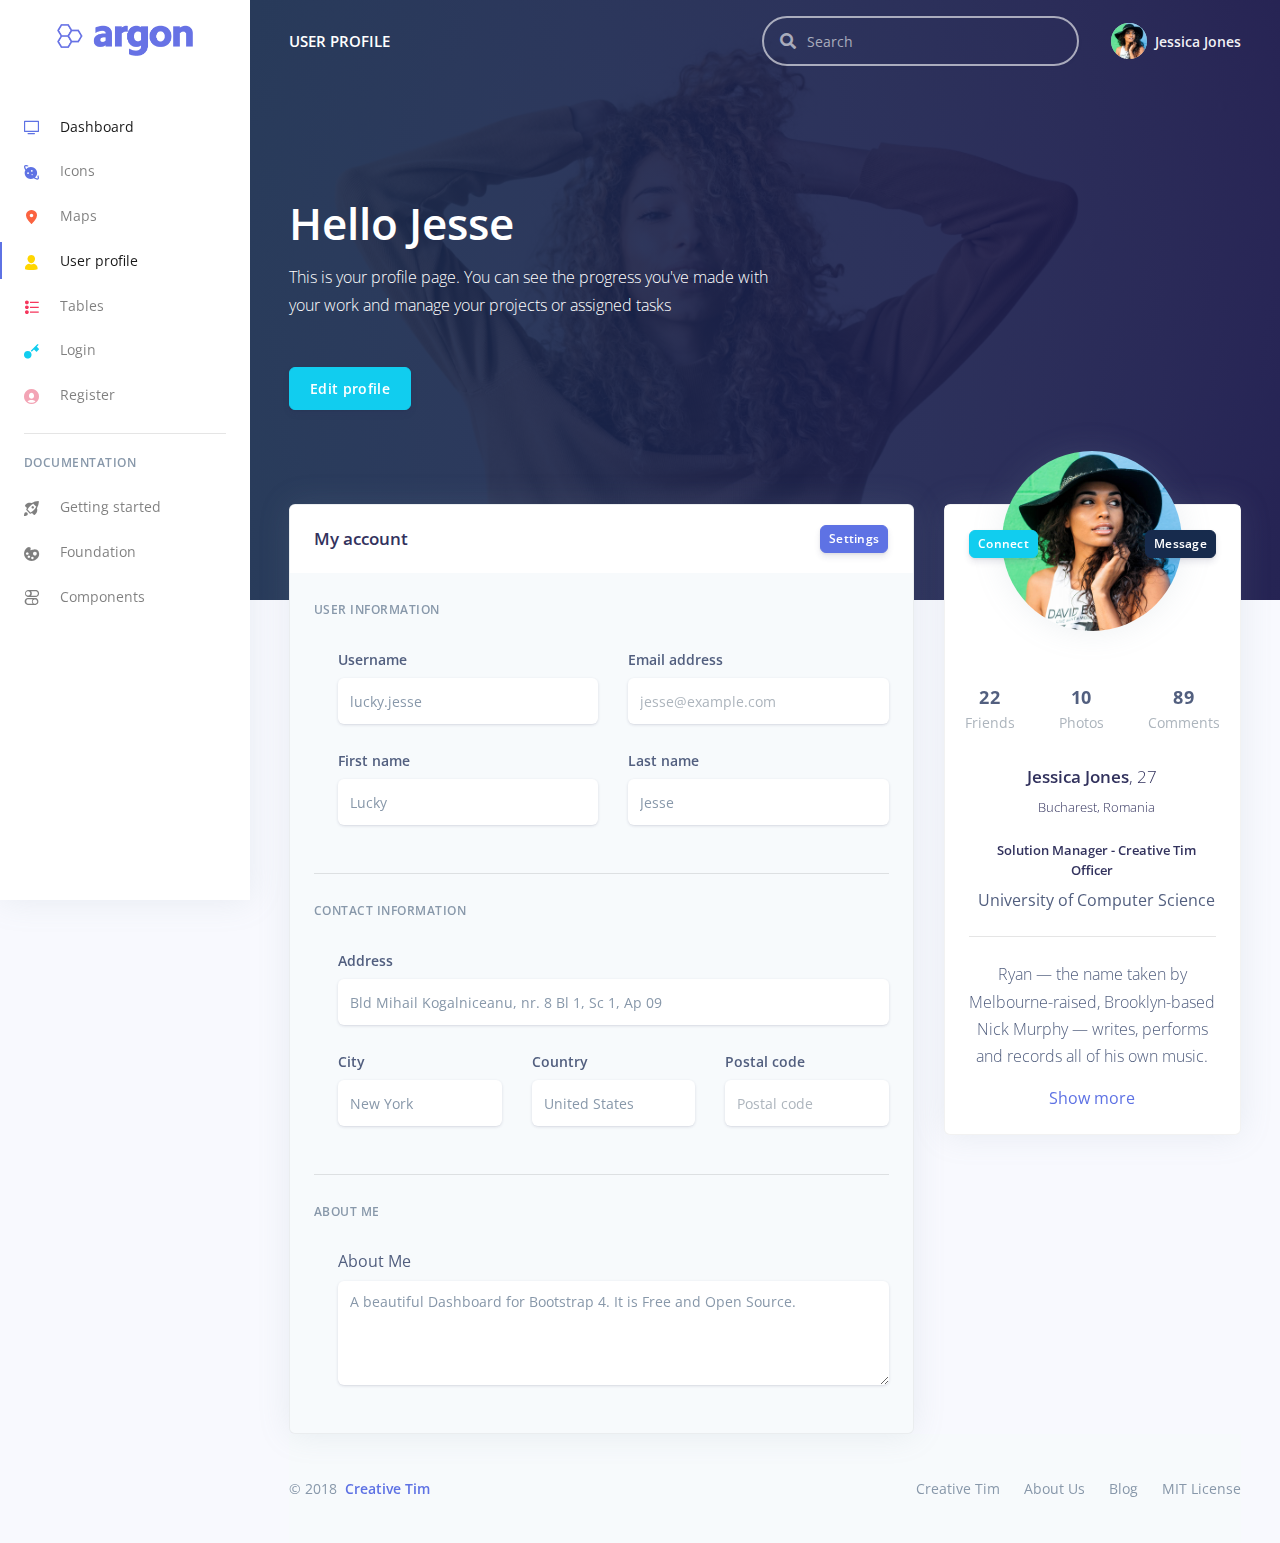
<file: dashboard/examples/profile.html>
<!--

=========================================================
* Argon Dashboard - v1.1.1
=========================================================

* Product Page: https://www.creative-tim.com/product/argon-dashboard
* Copyright 2019 Creative Tim (https://www.creative-tim.com)
* Licensed under MIT (https://github.com/creativetimofficial/argon-dashboard/blob/master/LICENSE.md)

* Coded by Creative Tim

=========================================================

* The above copyright notice and this permission notice shall be included in all copies or substantial portions of the Software. -->
<!DOCTYPE html>
<html lang="en">

<head>
  <meta charset="utf-8" />
  <meta name="viewport" content="width=device-width, initial-scale=1, shrink-to-fit=no">
  <title>
    Argon Dashboard - Free Dashboard for Bootstrap 4 by Creative Tim
  </title>
  <!-- Favicon -->
  <link href="../assets/img/brand/favicon.png" rel="icon" type="image/png">
  <!-- Fonts -->
  <link href="https://fonts.googleapis.com/css?family=Open+Sans:300,400,600,700" rel="stylesheet">
  <!-- Icons -->
  <link href="../assets/js/plugins/nucleo/css/nucleo.css" rel="stylesheet" />
  <link href="../assets/js/plugins/@fortawesome/fontawesome-free/css/all.min.css" rel="stylesheet" />
  <!-- CSS Files -->
  <link href="../assets/css/argon-dashboard.css?v=1.1.1" rel="stylesheet" />
</head>

<body class="">
  <nav class="navbar navbar-vertical fixed-left navbar-expand-md navbar-light bg-white" id="sidenav-main">
    <div class="container-fluid">
      <!-- Toggler -->
      <button class="navbar-toggler" type="button" data-toggle="collapse" data-target="#sidenav-collapse-main" aria-controls="sidenav-main" aria-expanded="false" aria-label="Toggle navigation">
        <span class="navbar-toggler-icon"></span>
      </button>
      <!-- Brand -->
      <a class="navbar-brand pt-0" href="../index.html">
        <img src="../assets/img/brand/blue.png" class="navbar-brand-img" alt="...">
      </a>
      <!-- User -->
      <ul class="nav align-items-center d-md-none">
        <li class="nav-item dropdown">
          <a class="nav-link nav-link-icon" href="#" role="button" data-toggle="dropdown" aria-haspopup="true" aria-expanded="false">
            <i class="ni ni-bell-55"></i>
          </a>
          <div class="dropdown-menu dropdown-menu-arrow dropdown-menu-right" aria-labelledby="navbar-default_dropdown_1">
            <a class="dropdown-item" href="#">Action</a>
            <a class="dropdown-item" href="#">Another action</a>
            <div class="dropdown-divider"></div>
            <a class="dropdown-item" href="#">Something else here</a>
          </div>
        </li>
        <li class="nav-item dropdown">
          <a class="nav-link" href="#" role="button" data-toggle="dropdown" aria-haspopup="true" aria-expanded="false">
            <div class="media align-items-center">
              <span class="avatar avatar-sm rounded-circle">
                <img alt="Image placeholder" src="../assets/img/theme/team-1-800x800.jpg
">
              </span>
            </div>
          </a>
          <div class="dropdown-menu dropdown-menu-arrow dropdown-menu-right">
            <div class=" dropdown-header noti-title">
              <h6 class="text-overflow m-0">Welcome!</h6>
            </div>
            <a href="./examples/profile.html" class="dropdown-item">
              <i class="ni ni-single-02"></i>
              <span>My profile</span>
            </a>
            <a href="./examples/profile.html" class="dropdown-item">
              <i class="ni ni-settings-gear-65"></i>
              <span>Settings</span>
            </a>
            <a href="./examples/profile.html" class="dropdown-item">
              <i class="ni ni-calendar-grid-58"></i>
              <span>Activity</span>
            </a>
            <a href="./examples/profile.html" class="dropdown-item">
              <i class="ni ni-support-16"></i>
              <span>Support</span>
            </a>
            <div class="dropdown-divider"></div>
            <a href="#!" class="dropdown-item">
              <i class="ni ni-user-run"></i>
              <span>Logout</span>
            </a>
          </div>
        </li>
      </ul>
      <!-- Collapse -->
      <div class="collapse navbar-collapse" id="sidenav-collapse-main">
        <!-- Collapse header -->
        <div class="navbar-collapse-header d-md-none">
          <div class="row">
            <div class="col-6 collapse-brand">
              <a href="../index.html">
                <img src="../assets/img/brand/blue.png">
              </a>
            </div>
            <div class="col-6 collapse-close">
              <button type="button" class="navbar-toggler" data-toggle="collapse" data-target="#sidenav-collapse-main" aria-controls="sidenav-main" aria-expanded="false" aria-label="Toggle sidenav">
                <span></span>
                <span></span>
              </button>
            </div>
          </div>
        </div>
        <!-- Form -->
        <form class="mt-4 mb-3 d-md-none">
          <div class="input-group input-group-rounded input-group-merge">
            <input type="search" class="form-control form-control-rounded form-control-prepended" placeholder="Search" aria-label="Search">
            <div class="input-group-prepend">
              <div class="input-group-text">
                <span class="fa fa-search"></span>
              </div>
            </div>
          </div>
        </form>
        <!-- Navigation -->
        <ul class="navbar-nav">
          <li class="nav-item  active ">
            <a class="nav-link " href="../index.html">
              <i class="ni ni-tv-2 text-primary"></i> Dashboard
            </a>
          </li>
          <li class="nav-item">
            <a class="nav-link " href="../examples/icons.html">
              <i class="ni ni-planet text-blue"></i> Icons
            </a>
          </li>
          <li class="nav-item">
            <a class="nav-link " href="../examples/maps.html">
              <i class="ni ni-pin-3 text-orange"></i> Maps
            </a>
          </li>
          <li class="nav-item">
            <a class="nav-link  active " href="../examples/profile.html">
              <i class="ni ni-single-02 text-yellow"></i> User profile
            </a>
          </li>
          <li class="nav-item">
            <a class="nav-link " href="../examples/tables.html">
              <i class="ni ni-bullet-list-67 text-red"></i> Tables
            </a>
          </li>
          <li class="nav-item">
            <a class="nav-link" href="../examples/login.html">
              <i class="ni ni-key-25 text-info"></i> Login
            </a>
          </li>
          <li class="nav-item">
            <a class="nav-link" href="../examples/register.html">
              <i class="ni ni-circle-08 text-pink"></i> Register
            </a>
          </li>
        </ul>
        <!-- Divider -->
        <hr class="my-3">
        <!-- Heading -->
        <h6 class="navbar-heading text-muted">Documentation</h6>
        <!-- Navigation -->
        <ul class="navbar-nav mb-md-3">
          <li class="nav-item">
            <a class="nav-link" href="https://demos.creative-tim.com/argon-dashboard/docs/getting-started/overview.html">
              <i class="ni ni-spaceship"></i> Getting started
            </a>
          </li>
          <li class="nav-item">
            <a class="nav-link" href="https://demos.creative-tim.com/argon-dashboard/docs/foundation/colors.html">
              <i class="ni ni-palette"></i> Foundation
            </a>
          </li>
          <li class="nav-item">
            <a class="nav-link" href="https://demos.creative-tim.com/argon-dashboard/docs/components/alerts.html">
              <i class="ni ni-ui-04"></i> Components
            </a>
          </li>
        </ul>
      </div>
    </div>
  </nav>
  <div class="main-content">
    <!-- Navbar -->
    <nav class="navbar navbar-top navbar-expand-md navbar-dark" id="navbar-main">
      <div class="container-fluid">
        <!-- Brand -->
        <a class="h4 mb-0 text-white text-uppercase d-none d-lg-inline-block" href="../index.html">User Profile</a>
        <!-- Form -->
        <form class="navbar-search navbar-search-dark form-inline mr-3 d-none d-md-flex ml-lg-auto">
          <div class="form-group mb-0">
            <div class="input-group input-group-alternative">
              <div class="input-group-prepend">
                <span class="input-group-text"><i class="fas fa-search"></i></span>
              </div>
              <input class="form-control" placeholder="Search" type="text">
            </div>
          </div>
        </form>
        <!-- User -->
        <ul class="navbar-nav align-items-center d-none d-md-flex">
          <li class="nav-item dropdown">
            <a class="nav-link pr-0" href="#" role="button" data-toggle="dropdown" aria-haspopup="true" aria-expanded="false">
              <div class="media align-items-center">
                <span class="avatar avatar-sm rounded-circle">
                  <img alt="Image placeholder" src="../assets/img/theme/team-4-800x800.jpg">
                </span>
                <div class="media-body ml-2 d-none d-lg-block">
                  <span class="mb-0 text-sm  font-weight-bold">Jessica Jones</span>
                </div>
              </div>
            </a>
            <div class="dropdown-menu dropdown-menu-arrow dropdown-menu-right">
              <div class=" dropdown-header noti-title">
                <h6 class="text-overflow m-0">Welcome!</h6>
              </div>
              <a href="../examples/profile.html" class="dropdown-item">
                <i class="ni ni-single-02"></i>
                <span>My profile</span>
              </a>
              <a href="../examples/profile.html" class="dropdown-item">
                <i class="ni ni-settings-gear-65"></i>
                <span>Settings</span>
              </a>
              <a href="../examples/profile.html" class="dropdown-item">
                <i class="ni ni-calendar-grid-58"></i>
                <span>Activity</span>
              </a>
              <a href="../examples/profile.html" class="dropdown-item">
                <i class="ni ni-support-16"></i>
                <span>Support</span>
              </a>
              <div class="dropdown-divider"></div>
              <a href="#!" class="dropdown-item">
                <i class="ni ni-user-run"></i>
                <span>Logout</span>
              </a>
            </div>
          </li>
        </ul>
      </div>
    </nav>
    <!-- End Navbar -->
    <!-- Header -->
    <div class="header pb-8 pt-5 pt-lg-8 d-flex align-items-center" style="min-height: 600px; background-image: url(../assets/img/theme/profile-cover.jpg); background-size: cover; background-position: center top;">
      <!-- Mask -->
      <span class="mask bg-gradient-default opacity-8"></span>
      <!-- Header container -->
      <div class="container-fluid d-flex align-items-center">
        <div class="row">
          <div class="col-lg-7 col-md-10">
            <h1 class="display-2 text-white">Hello Jesse</h1>
            <p class="text-white mt-0 mb-5">This is your profile page. You can see the progress you've made with your work and manage your projects or assigned tasks</p>
            <a href="#!" class="btn btn-info">Edit profile</a>
          </div>
        </div>
      </div>
    </div>
    <!-- Page content -->
    <div class="container-fluid mt--7">
      <div class="row">
        <div class="col-xl-4 order-xl-2 mb-5 mb-xl-0">
          <div class="card card-profile shadow">
            <div class="row justify-content-center">
              <div class="col-lg-3 order-lg-2">
                <div class="card-profile-image">
                  <a href="#">
                    <img src="../assets/img/theme/team-4-800x800.jpg" class="rounded-circle">
                  </a>
                </div>
              </div>
            </div>
            <div class="card-header text-center border-0 pt-8 pt-md-4 pb-0 pb-md-4">
              <div class="d-flex justify-content-between">
                <a href="#" class="btn btn-sm btn-info mr-4">Connect</a>
                <a href="#" class="btn btn-sm btn-default float-right">Message</a>
              </div>
            </div>
            <div class="card-body pt-0 pt-md-4">
              <div class="row">
                <div class="col">
                  <div class="card-profile-stats d-flex justify-content-center mt-md-5">
                    <div>
                      <span class="heading">22</span>
                      <span class="description">Friends</span>
                    </div>
                    <div>
                      <span class="heading">10</span>
                      <span class="description">Photos</span>
                    </div>
                    <div>
                      <span class="heading">89</span>
                      <span class="description">Comments</span>
                    </div>
                  </div>
                </div>
              </div>
              <div class="text-center">
                <h3>
                  Jessica Jones<span class="font-weight-light">, 27</span>
                </h3>
                <div class="h5 font-weight-300">
                  <i class="ni location_pin mr-2"></i>Bucharest, Romania
                </div>
                <div class="h5 mt-4">
                  <i class="ni business_briefcase-24 mr-2"></i>Solution Manager - Creative Tim Officer
                </div>
                <div>
                  <i class="ni education_hat mr-2"></i>University of Computer Science
                </div>
                <hr class="my-4" />
                <p>Ryan — the name taken by Melbourne-raised, Brooklyn-based Nick Murphy — writes, performs and records all of his own music.</p>
                <a href="#">Show more</a>
              </div>
            </div>
          </div>
        </div>
        <div class="col-xl-8 order-xl-1">
          <div class="card bg-secondary shadow">
            <div class="card-header bg-white border-0">
              <div class="row align-items-center">
                <div class="col-8">
                  <h3 class="mb-0">My account</h3>
                </div>
                <div class="col-4 text-right">
                  <a href="#!" class="btn btn-sm btn-primary">Settings</a>
                </div>
              </div>
            </div>
            <div class="card-body">
              <form>
                <h6 class="heading-small text-muted mb-4">User information</h6>
                <div class="pl-lg-4">
                  <div class="row">
                    <div class="col-lg-6">
                      <div class="form-group">
                        <label class="form-control-label" for="input-username">Username</label>
                        <input type="text" id="input-username" class="form-control form-control-alternative" placeholder="Username" value="lucky.jesse">
                      </div>
                    </div>
                    <div class="col-lg-6">
                      <div class="form-group">
                        <label class="form-control-label" for="input-email">Email address</label>
                        <input type="email" id="input-email" class="form-control form-control-alternative" placeholder="jesse@example.com">
                      </div>
                    </div>
                  </div>
                  <div class="row">
                    <div class="col-lg-6">
                      <div class="form-group">
                        <label class="form-control-label" for="input-first-name">First name</label>
                        <input type="text" id="input-first-name" class="form-control form-control-alternative" placeholder="First name" value="Lucky">
                      </div>
                    </div>
                    <div class="col-lg-6">
                      <div class="form-group">
                        <label class="form-control-label" for="input-last-name">Last name</label>
                        <input type="text" id="input-last-name" class="form-control form-control-alternative" placeholder="Last name" value="Jesse">
                      </div>
                    </div>
                  </div>
                </div>
                <hr class="my-4" />
                <!-- Address -->
                <h6 class="heading-small text-muted mb-4">Contact information</h6>
                <div class="pl-lg-4">
                  <div class="row">
                    <div class="col-md-12">
                      <div class="form-group">
                        <label class="form-control-label" for="input-address">Address</label>
                        <input id="input-address" class="form-control form-control-alternative" placeholder="Home Address" value="Bld Mihail Kogalniceanu, nr. 8 Bl 1, Sc 1, Ap 09" type="text">
                      </div>
                    </div>
                  </div>
                  <div class="row">
                    <div class="col-lg-4">
                      <div class="form-group">
                        <label class="form-control-label" for="input-city">City</label>
                        <input type="text" id="input-city" class="form-control form-control-alternative" placeholder="City" value="New York">
                      </div>
                    </div>
                    <div class="col-lg-4">
                      <div class="form-group">
                        <label class="form-control-label" for="input-country">Country</label>
                        <input type="text" id="input-country" class="form-control form-control-alternative" placeholder="Country" value="United States">
                      </div>
                    </div>
                    <div class="col-lg-4">
                      <div class="form-group">
                        <label class="form-control-label" for="input-country">Postal code</label>
                        <input type="number" id="input-postal-code" class="form-control form-control-alternative" placeholder="Postal code">
                      </div>
                    </div>
                  </div>
                </div>
                <hr class="my-4" />
                <!-- Description -->
                <h6 class="heading-small text-muted mb-4">About me</h6>
                <div class="pl-lg-4">
                  <div class="form-group">
                    <label>About Me</label>
                    <textarea rows="4" class="form-control form-control-alternative" placeholder="A few words about you ...">A beautiful Dashboard for Bootstrap 4. It is Free and Open Source.</textarea>
                  </div>
                </div>
              </form>
            </div>
          </div>
        </div>
      </div>
      <!-- Footer -->
      <footer class="footer">
        <div class="row align-items-center justify-content-xl-between">
          <div class="col-xl-6">
            <div class="copyright text-center text-xl-left text-muted">
              &copy; 2018 <a href="https://www.creative-tim.com" class="font-weight-bold ml-1" target="_blank">Creative Tim</a>
            </div>
          </div>
          <div class="col-xl-6">
            <ul class="nav nav-footer justify-content-center justify-content-xl-end">
              <li class="nav-item">
                <a href="https://www.creative-tim.com" class="nav-link" target="_blank">Creative Tim</a>
              </li>
              <li class="nav-item">
                <a href="https://www.creative-tim.com/presentation" class="nav-link" target="_blank">About Us</a>
              </li>
              <li class="nav-item">
                <a href="http://blog.creative-tim.com" class="nav-link" target="_blank">Blog</a>
              </li>
              <li class="nav-item">
                <a href="https://github.com/creativetimofficial/argon-dashboard/blob/master/LICENSE.md" class="nav-link" target="_blank">MIT License</a>
              </li>
            </ul>
          </div>
        </div>
      </footer>
    </div>
  </div>
  <!--   Core   -->
  <script src="../assets/js/plugins/jquery/dist/jquery.min.js"></script>
  <script src="../assets/js/plugins/bootstrap/dist/js/bootstrap.bundle.min.js"></script>
  <!--   Optional JS   -->
  <!--   Argon JS   -->
  <script src="../assets/js/argon-dashboard.min.js?v=1.1.1"></script>
  <script src="https://cdn.trackjs.com/agent/v3/latest/t.js"></script>
  <script>
    window.TrackJS &&
      TrackJS.install({
        token: "ee6fab19c5a04ac1a32a645abde4613a",
        application: "argon-dashboard-free"
      });
  </script>
</body>

</html>
</file>
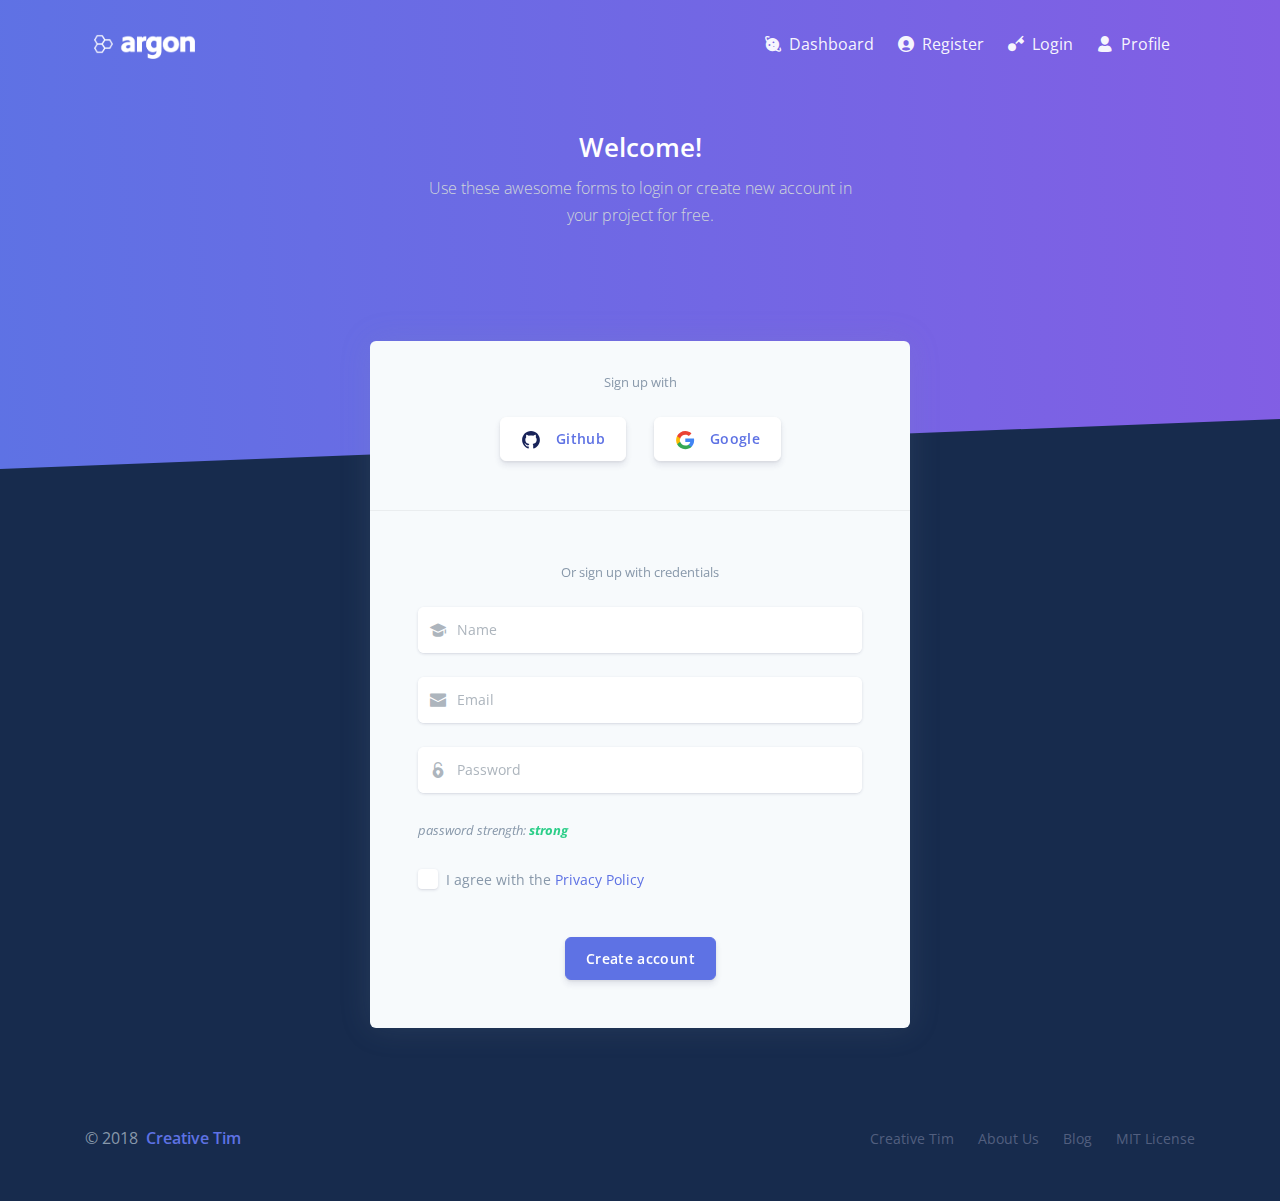
<file: dashboard/examples/register.html>
<!--

=========================================================
* Argon Dashboard - v1.1.1
=========================================================

* Product Page: https://www.creative-tim.com/product/argon-dashboard
* Copyright 2019 Creative Tim (https://www.creative-tim.com)
* Licensed under MIT (https://github.com/creativetimofficial/argon-dashboard/blob/master/LICENSE.md)

* Coded by Creative Tim

=========================================================

* The above copyright notice and this permission notice shall be included in all copies or substantial portions of the Software. -->
<!DOCTYPE html>
<html lang="en">

<head>
  <meta charset="utf-8" />
  <meta name="viewport" content="width=device-width, initial-scale=1, shrink-to-fit=no">
  <title>
    Argon Dashboard - Free Dashboard for Bootstrap 4 by Creative Tim
  </title>
  <!-- Favicon -->
  <link href="../assets/img/brand/favicon.png" rel="icon" type="image/png">
  <!-- Fonts -->
  <link href="https://fonts.googleapis.com/css?family=Open+Sans:300,400,600,700" rel="stylesheet">
  <!-- Icons -->
  <link href="../assets/js/plugins/nucleo/css/nucleo.css" rel="stylesheet" />
  <link href="../assets/js/plugins/@fortawesome/fontawesome-free/css/all.min.css" rel="stylesheet" />
  <!-- CSS Files -->
  <link href="../assets/css/argon-dashboard.css?v=1.1.1" rel="stylesheet" />
</head>

<body class="bg-default">
  <div class="main-content">
    <!-- Navbar -->
    <nav class="navbar navbar-top navbar-horizontal navbar-expand-md navbar-dark">
      <div class="container px-4">
        <a class="navbar-brand" href="../index.html">
          <img src="../assets/img/brand/white.png" />
        </a>
        <button class="navbar-toggler" type="button" data-toggle="collapse" data-target="#navbar-collapse-main" aria-controls="navbarSupportedContent" aria-expanded="false" aria-label="Toggle navigation">
          <span class="navbar-toggler-icon"></span>
        </button>
        <div class="collapse navbar-collapse" id="navbar-collapse-main">
          <!-- Collapse header -->
          <div class="navbar-collapse-header d-md-none">
            <div class="row">
              <div class="col-6 collapse-brand">
                <a href="../index.html">
                  <img src="../assets/img/brand/blue.png">
                </a>
              </div>
              <div class="col-6 collapse-close">
                <button type="button" class="navbar-toggler" data-toggle="collapse" data-target="#navbar-collapse-main" aria-controls="sidenav-main" aria-expanded="false" aria-label="Toggle sidenav">
                  <span></span>
                  <span></span>
                </button>
              </div>
            </div>
          </div>
          <!-- Navbar items -->
          <ul class="navbar-nav ml-auto">
            <li class="nav-item">
              <a class="nav-link nav-link-icon" href="../index.html">
                <i class="ni ni-planet"></i>
                <span class="nav-link-inner--text">Dashboard</span>
              </a>
            </li>
            <li class="nav-item">
              <a class="nav-link nav-link-icon" href="../examples/register.html">
                <i class="ni ni-circle-08"></i>
                <span class="nav-link-inner--text">Register</span>
              </a>
            </li>
            <li class="nav-item">
              <a class="nav-link nav-link-icon" href="../examples/login.html">
                <i class="ni ni-key-25"></i>
                <span class="nav-link-inner--text">Login</span>
              </a>
            </li>
            <li class="nav-item">
              <a class="nav-link nav-link-icon" href="../examples/profile.html">
                <i class="ni ni-single-02"></i>
                <span class="nav-link-inner--text">Profile</span>
              </a>
            </li>
          </ul>
        </div>
      </div>
    </nav>
    <!-- Header -->
    <div class="header bg-gradient-primary py-7 py-lg-8">
      <div class="container">
        <div class="header-body text-center mb-7">
          <div class="row justify-content-center">
            <div class="col-lg-5 col-md-6">
              <h1 class="text-white">Welcome!</h1>
              <p class="text-lead text-light">Use these awesome forms to login or create new account in your project for free.</p>
            </div>
          </div>
        </div>
      </div>
      <div class="separator separator-bottom separator-skew zindex-100">
        <svg x="0" y="0" viewBox="0 0 2560 100" preserveAspectRatio="none" version="1.1" xmlns="http://www.w3.org/2000/svg">
          <polygon class="fill-default" points="2560 0 2560 100 0 100"></polygon>
        </svg>
      </div>
    </div>
    <!-- Page content -->
    <div class="container mt--8 pb-5">
      <!-- Table -->
      <div class="row justify-content-center">
        <div class="col-lg-6 col-md-8">
          <div class="card bg-secondary shadow border-0">
            <div class="card-header bg-transparent pb-5">
              <div class="text-muted text-center mt-2 mb-4"><small>Sign up with</small></div>
              <div class="text-center">
                <a href="#" class="btn btn-neutral btn-icon mr-4">
                  <span class="btn-inner--icon"><img src="../assets/img/icons/common/github.svg"></span>
                  <span class="btn-inner--text">Github</span>
                </a>
                <a href="#" class="btn btn-neutral btn-icon">
                  <span class="btn-inner--icon"><img src="../assets/img/icons/common/google.svg"></span>
                  <span class="btn-inner--text">Google</span>
                </a>
              </div>
            </div>
            <div class="card-body px-lg-5 py-lg-5">
              <div class="text-center text-muted mb-4">
                <small>Or sign up with credentials</small>
              </div>
              <form role="form">
                <div class="form-group">
                  <div class="input-group input-group-alternative mb-3">
                    <div class="input-group-prepend">
                      <span class="input-group-text"><i class="ni ni-hat-3"></i></span>
                    </div>
                    <input class="form-control" placeholder="Name" type="text">
                  </div>
                </div>
                <div class="form-group">
                  <div class="input-group input-group-alternative mb-3">
                    <div class="input-group-prepend">
                      <span class="input-group-text"><i class="ni ni-email-83"></i></span>
                    </div>
                    <input class="form-control" placeholder="Email" type="email">
                  </div>
                </div>
                <div class="form-group">
                  <div class="input-group input-group-alternative">
                    <div class="input-group-prepend">
                      <span class="input-group-text"><i class="ni ni-lock-circle-open"></i></span>
                    </div>
                    <input class="form-control" placeholder="Password" type="password">
                  </div>
                </div>
                <div class="text-muted font-italic"><small>password strength: <span class="text-success font-weight-700">strong</span></small></div>
                <div class="row my-4">
                  <div class="col-12">
                    <div class="custom-control custom-control-alternative custom-checkbox">
                      <input class="custom-control-input" id="customCheckRegister" type="checkbox">
                      <label class="custom-control-label" for="customCheckRegister">
                        <span class="text-muted">I agree with the <a href="#!">Privacy Policy</a></span>
                      </label>
                    </div>
                  </div>
                </div>
                <div class="text-center">
                  <button type="button" class="btn btn-primary mt-4">Create account</button>
                </div>
              </form>
            </div>
          </div>
        </div>
      </div>
    </div>
  </div>
  <!-- Footer -->
  <footer class="py-5">
    <div class="container">
      <div class="row align-items-center justify-content-xl-between">
        <div class="col-xl-6">
          <div class="copyright text-center text-xl-left text-muted">
            &copy; 2018 <a href="https://www.creative-tim.com" class="font-weight-bold ml-1" target="_blank">Creative Tim</a>
          </div>
        </div>
        <div class="col-xl-6">
          <ul class="nav nav-footer justify-content-center justify-content-xl-end">
            <li class="nav-item">
              <a href="https://www.creative-tim.com" class="nav-link" target="_blank">Creative Tim</a>
            </li>
            <li class="nav-item">
              <a href="https://www.creative-tim.com/presentation" class="nav-link" target="_blank">About Us</a>
            </li>
            <li class="nav-item">
              <a href="http://blog.creative-tim.com" class="nav-link" target="_blank">Blog</a>
            </li>
            <li class="nav-item">
              <a href="https://github.com/creativetimofficial/argon-dashboard/blob/master/LICENSE.md" class="nav-link" target="_blank">MIT License</a>
            </li>
          </ul>
        </div>
      </div>
    </div>
  </footer>
  </div>
  <!--   Core   -->
  <script src="../assets/js/plugins/jquery/dist/jquery.min.js"></script>
  <script src="../assets/js/plugins/bootstrap/dist/js/bootstrap.bundle.min.js"></script>
  <!--   Optional JS   -->
  <!--   Argon JS   -->
  <script src="../assets/js/argon-dashboard.min.js?v=1.1.1"></script>
  <script src="https://cdn.trackjs.com/agent/v3/latest/t.js"></script>
  <script>
    window.TrackJS &&
      TrackJS.install({
        token: "ee6fab19c5a04ac1a32a645abde4613a",
        application: "argon-dashboard-free"
      });
  </script>
</body>

</html>
</file>
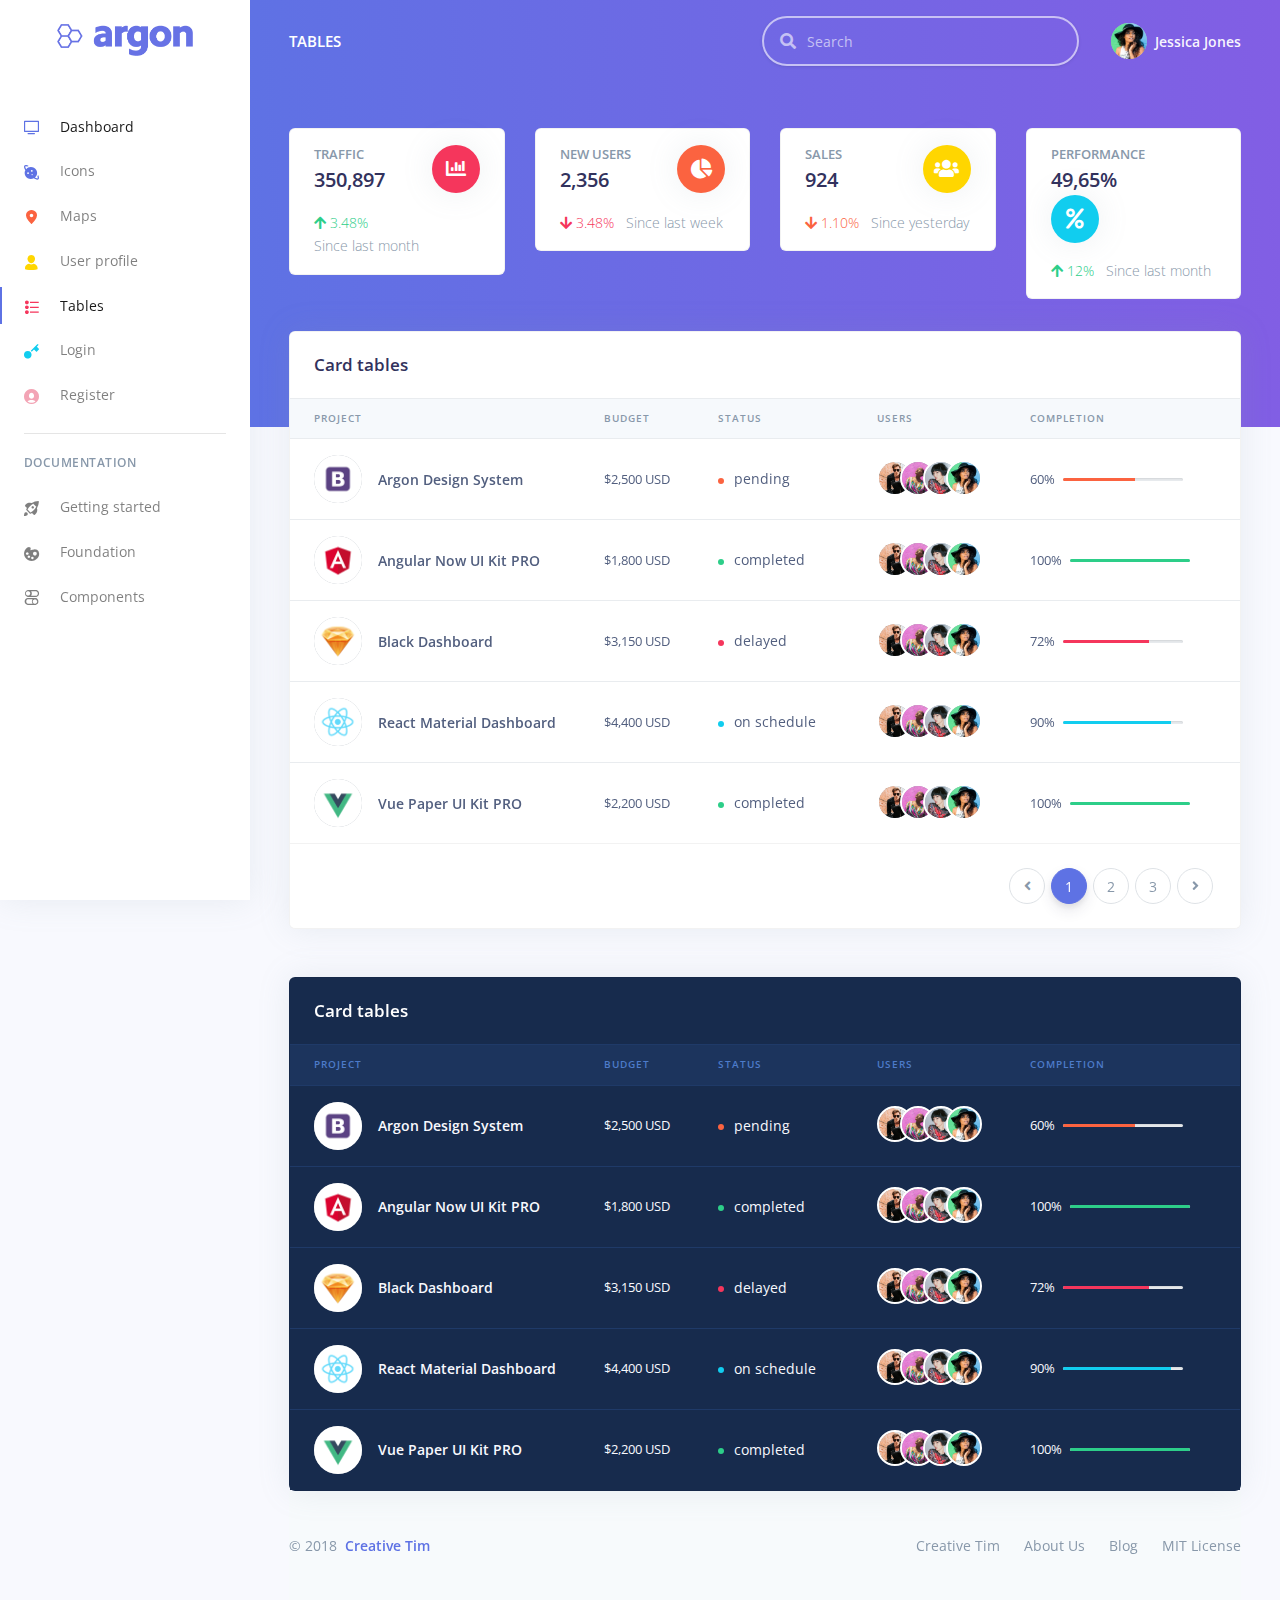
<file: dashboard/examples/tables.html>
<!--

=========================================================
* Argon Dashboard - v1.1.1
=========================================================

* Product Page: https://www.creative-tim.com/product/argon-dashboard
* Copyright 2019 Creative Tim (https://www.creative-tim.com)
* Licensed under MIT (https://github.com/creativetimofficial/argon-dashboard/blob/master/LICENSE.md)

* Coded by Creative Tim

=========================================================

* The above copyright notice and this permission notice shall be included in all copies or substantial portions of the Software. -->
<!DOCTYPE html>
<html lang="en">

<head>
  <meta charset="utf-8" />
  <meta name="viewport" content="width=device-width, initial-scale=1, shrink-to-fit=no">
  <title>
    Argon Dashboard - Free Dashboard for Bootstrap 4 by Creative Tim
  </title>
  <!-- Favicon -->
  <link href="../assets/img/brand/favicon.png" rel="icon" type="image/png">
  <!-- Fonts -->
  <link href="https://fonts.googleapis.com/css?family=Open+Sans:300,400,600,700" rel="stylesheet">
  <!-- Icons -->
  <link href="../assets/js/plugins/nucleo/css/nucleo.css" rel="stylesheet" />
  <link href="../assets/js/plugins/@fortawesome/fontawesome-free/css/all.min.css" rel="stylesheet" />
  <!-- CSS Files -->
  <link href="../assets/css/argon-dashboard.css?v=1.1.1" rel="stylesheet" />
</head>

<body class="">
  <nav class="navbar navbar-vertical fixed-left navbar-expand-md navbar-light bg-white" id="sidenav-main">
    <div class="container-fluid">
      <!-- Toggler -->
      <button class="navbar-toggler" type="button" data-toggle="collapse" data-target="#sidenav-collapse-main" aria-controls="sidenav-main" aria-expanded="false" aria-label="Toggle navigation">
        <span class="navbar-toggler-icon"></span>
      </button>
      <!-- Brand -->
      <a class="navbar-brand pt-0" href="../index.html">
        <img src="../assets/img/brand/blue.png" class="navbar-brand-img" alt="...">
      </a>
      <!-- User -->
      <ul class="nav align-items-center d-md-none">
        <li class="nav-item dropdown">
          <a class="nav-link nav-link-icon" href="#" role="button" data-toggle="dropdown" aria-haspopup="true" aria-expanded="false">
            <i class="ni ni-bell-55"></i>
          </a>
          <div class="dropdown-menu dropdown-menu-arrow dropdown-menu-right" aria-labelledby="navbar-default_dropdown_1">
            <a class="dropdown-item" href="#">Action</a>
            <a class="dropdown-item" href="#">Another action</a>
            <div class="dropdown-divider"></div>
            <a class="dropdown-item" href="#">Something else here</a>
          </div>
        </li>
        <li class="nav-item dropdown">
          <a class="nav-link" href="#" role="button" data-toggle="dropdown" aria-haspopup="true" aria-expanded="false">
            <div class="media align-items-center">
              <span class="avatar avatar-sm rounded-circle">
                <img alt="Image placeholder" src="../assets/img/theme/team-1-800x800.jpg
">
              </span>
            </div>
          </a>
          <div class="dropdown-menu dropdown-menu-arrow dropdown-menu-right">
            <div class=" dropdown-header noti-title">
              <h6 class="text-overflow m-0">Welcome!</h6>
            </div>
            <a href="./examples/profile.html" class="dropdown-item">
              <i class="ni ni-single-02"></i>
              <span>My profile</span>
            </a>
            <a href="./examples/profile.html" class="dropdown-item">
              <i class="ni ni-settings-gear-65"></i>
              <span>Settings</span>
            </a>
            <a href="./examples/profile.html" class="dropdown-item">
              <i class="ni ni-calendar-grid-58"></i>
              <span>Activity</span>
            </a>
            <a href="./examples/profile.html" class="dropdown-item">
              <i class="ni ni-support-16"></i>
              <span>Support</span>
            </a>
            <div class="dropdown-divider"></div>
            <a href="#!" class="dropdown-item">
              <i class="ni ni-user-run"></i>
              <span>Logout</span>
            </a>
          </div>
        </li>
      </ul>
      <!-- Collapse -->
      <div class="collapse navbar-collapse" id="sidenav-collapse-main">
        <!-- Collapse header -->
        <div class="navbar-collapse-header d-md-none">
          <div class="row">
            <div class="col-6 collapse-brand">
              <a href="../index.html">
                <img src="../assets/img/brand/blue.png">
              </a>
            </div>
            <div class="col-6 collapse-close">
              <button type="button" class="navbar-toggler" data-toggle="collapse" data-target="#sidenav-collapse-main" aria-controls="sidenav-main" aria-expanded="false" aria-label="Toggle sidenav">
                <span></span>
                <span></span>
              </button>
            </div>
          </div>
        </div>
        <!-- Form -->
        <form class="mt-4 mb-3 d-md-none">
          <div class="input-group input-group-rounded input-group-merge">
            <input type="search" class="form-control form-control-rounded form-control-prepended" placeholder="Search" aria-label="Search">
            <div class="input-group-prepend">
              <div class="input-group-text">
                <span class="fa fa-search"></span>
              </div>
            </div>
          </div>
        </form>
        <!-- Navigation -->
        <ul class="navbar-nav">
          <li class="nav-item  active ">
            <a class="nav-link " href="../index.html">
              <i class="ni ni-tv-2 text-primary"></i> Dashboard
            </a>
          </li>
          <li class="nav-item">
            <a class="nav-link " href="../examples/icons.html">
              <i class="ni ni-planet text-blue"></i> Icons
            </a>
          </li>
          <li class="nav-item">
            <a class="nav-link " href="../examples/maps.html">
              <i class="ni ni-pin-3 text-orange"></i> Maps
            </a>
          </li>
          <li class="nav-item">
            <a class="nav-link " href="../examples/profile.html">
              <i class="ni ni-single-02 text-yellow"></i> User profile
            </a>
          </li>
          <li class="nav-item">
            <a class="nav-link  active " href="../examples/tables.html">
              <i class="ni ni-bullet-list-67 text-red"></i> Tables
            </a>
          </li>
          <li class="nav-item">
            <a class="nav-link" href="../examples/login.html">
              <i class="ni ni-key-25 text-info"></i> Login
            </a>
          </li>
          <li class="nav-item">
            <a class="nav-link" href="../examples/register.html">
              <i class="ni ni-circle-08 text-pink"></i> Register
            </a>
          </li>
        </ul>
        <!-- Divider -->
        <hr class="my-3">
        <!-- Heading -->
        <h6 class="navbar-heading text-muted">Documentation</h6>
        <!-- Navigation -->
        <ul class="navbar-nav mb-md-3">
          <li class="nav-item">
            <a class="nav-link" href="https://demos.creative-tim.com/argon-dashboard/docs/getting-started/overview.html">
              <i class="ni ni-spaceship"></i> Getting started
            </a>
          </li>
          <li class="nav-item">
            <a class="nav-link" href="https://demos.creative-tim.com/argon-dashboard/docs/foundation/colors.html">
              <i class="ni ni-palette"></i> Foundation
            </a>
          </li>
          <li class="nav-item">
            <a class="nav-link" href="https://demos.creative-tim.com/argon-dashboard/docs/components/alerts.html">
              <i class="ni ni-ui-04"></i> Components
            </a>
          </li>
        </ul>
      </div>
    </div>
  </nav>
  <div class="main-content">
    <!-- Navbar -->
    <nav class="navbar navbar-top navbar-expand-md navbar-dark" id="navbar-main">
      <div class="container-fluid">
        <!-- Brand -->
        <a class="h4 mb-0 text-white text-uppercase d-none d-lg-inline-block" href="../index.html">Tables</a>
        <!-- Form -->
        <form class="navbar-search navbar-search-dark form-inline mr-3 d-none d-md-flex ml-lg-auto">
          <div class="form-group mb-0">
            <div class="input-group input-group-alternative">
              <div class="input-group-prepend">
                <span class="input-group-text"><i class="fas fa-search"></i></span>
              </div>
              <input class="form-control" placeholder="Search" type="text">
            </div>
          </div>
        </form>
        <!-- User -->
        <ul class="navbar-nav align-items-center d-none d-md-flex">
          <li class="nav-item dropdown">
            <a class="nav-link pr-0" href="#" role="button" data-toggle="dropdown" aria-haspopup="true" aria-expanded="false">
              <div class="media align-items-center">
                <span class="avatar avatar-sm rounded-circle">
                  <img alt="Image placeholder" src="../assets/img/theme/team-4-800x800.jpg">
                </span>
                <div class="media-body ml-2 d-none d-lg-block">
                  <span class="mb-0 text-sm  font-weight-bold">Jessica Jones</span>
                </div>
              </div>
            </a>
            <div class="dropdown-menu dropdown-menu-arrow dropdown-menu-right">
              <div class=" dropdown-header noti-title">
                <h6 class="text-overflow m-0">Welcome!</h6>
              </div>
              <a href="../examples/profile.html" class="dropdown-item">
                <i class="ni ni-single-02"></i>
                <span>My profile</span>
              </a>
              <a href="../examples/profile.html" class="dropdown-item">
                <i class="ni ni-settings-gear-65"></i>
                <span>Settings</span>
              </a>
              <a href="../examples/profile.html" class="dropdown-item">
                <i class="ni ni-calendar-grid-58"></i>
                <span>Activity</span>
              </a>
              <a href="../examples/profile.html" class="dropdown-item">
                <i class="ni ni-support-16"></i>
                <span>Support</span>
              </a>
              <div class="dropdown-divider"></div>
              <a href="#!" class="dropdown-item">
                <i class="ni ni-user-run"></i>
                <span>Logout</span>
              </a>
            </div>
          </li>
        </ul>
      </div>
    </nav>
    <!-- End Navbar -->
    <!-- Header -->
    <div class="header bg-gradient-primary pb-8 pt-5 pt-md-8">
      <div class="container-fluid">
        <div class="header-body">
          <!-- Card stats -->
          <div class="row">
            <div class="col-xl-3 col-lg-6">
              <div class="card card-stats mb-4 mb-xl-0">
                <div class="card-body">
                  <div class="row">
                    <div class="col">
                      <h5 class="card-title text-uppercase text-muted mb-0">Traffic</h5>
                      <span class="h2 font-weight-bold mb-0">350,897</span>
                    </div>
                    <div class="col-auto">
                      <div class="icon icon-shape bg-danger text-white rounded-circle shadow">
                        <i class="fas fa-chart-bar"></i>
                      </div>
                    </div>
                  </div>
                  <p class="mt-3 mb-0 text-muted text-sm">
                    <span class="text-success mr-2"><i class="fa fa-arrow-up"></i> 3.48%</span>
                    <span class="text-nowrap">Since last month</span>
                  </p>
                </div>
              </div>
            </div>
            <div class="col-xl-3 col-lg-6">
              <div class="card card-stats mb-4 mb-xl-0">
                <div class="card-body">
                  <div class="row">
                    <div class="col">
                      <h5 class="card-title text-uppercase text-muted mb-0">New users</h5>
                      <span class="h2 font-weight-bold mb-0">2,356</span>
                    </div>
                    <div class="col-auto">
                      <div class="icon icon-shape bg-warning text-white rounded-circle shadow">
                        <i class="fas fa-chart-pie"></i>
                      </div>
                    </div>
                  </div>
                  <p class="mt-3 mb-0 text-muted text-sm">
                    <span class="text-danger mr-2"><i class="fas fa-arrow-down"></i> 3.48%</span>
                    <span class="text-nowrap">Since last week</span>
                  </p>
                </div>
              </div>
            </div>
            <div class="col-xl-3 col-lg-6">
              <div class="card card-stats mb-4 mb-xl-0">
                <div class="card-body">
                  <div class="row">
                    <div class="col">
                      <h5 class="card-title text-uppercase text-muted mb-0">Sales</h5>
                      <span class="h2 font-weight-bold mb-0">924</span>
                    </div>
                    <div class="col-auto">
                      <div class="icon icon-shape bg-yellow text-white rounded-circle shadow">
                        <i class="fas fa-users"></i>
                      </div>
                    </div>
                  </div>
                  <p class="mt-3 mb-0 text-muted text-sm">
                    <span class="text-warning mr-2"><i class="fas fa-arrow-down"></i> 1.10%</span>
                    <span class="text-nowrap">Since yesterday</span>
                  </p>
                </div>
              </div>
            </div>
            <div class="col-xl-3 col-lg-6">
              <div class="card card-stats mb-4 mb-xl-0">
                <div class="card-body">
                  <div class="row">
                    <div class="col">
                      <h5 class="card-title text-uppercase text-muted mb-0">Performance</h5>
                      <span class="h2 font-weight-bold mb-0">49,65%</span>
                    </div>
                    <div class="col-auto">
                      <div class="icon icon-shape bg-info text-white rounded-circle shadow">
                        <i class="fas fa-percent"></i>
                      </div>
                    </div>
                  </div>
                  <p class="mt-3 mb-0 text-muted text-sm">
                    <span class="text-success mr-2"><i class="fas fa-arrow-up"></i> 12%</span>
                    <span class="text-nowrap">Since last month</span>
                  </p>
                </div>
              </div>
            </div>
          </div>
        </div>
      </div>
    </div>
    <div class="container-fluid mt--7">
      <!-- Table -->
      <div class="row">
        <div class="col">
          <div class="card shadow">
            <div class="card-header border-0">
              <h3 class="mb-0">Card tables</h3>
            </div>
            <div class="table-responsive">
              <table class="table align-items-center table-flush">
                <thead class="thead-light">
                  <tr>
                    <th scope="col">Project</th>
                    <th scope="col">Budget</th>
                    <th scope="col">Status</th>
                    <th scope="col">Users</th>
                    <th scope="col">Completion</th>
                    <th scope="col"></th>
                  </tr>
                </thead>
                <tbody>
                  <tr>
                    <th scope="row">
                      <div class="media align-items-center">
                        <a href="#" class="avatar rounded-circle mr-3">
                          <img alt="Image placeholder" src="../assets/img/theme/bootstrap.jpg">
                        </a>
                        <div class="media-body">
                          <span class="mb-0 text-sm">Argon Design System</span>
                        </div>
                      </div>
                    </th>
                    <td>
                      $2,500 USD
                    </td>
                    <td>
                      <span class="badge badge-dot mr-4">
                        <i class="bg-warning"></i> pending
                      </span>
                    </td>
                    <td>
                      <div class="avatar-group">
                        <a href="#" class="avatar avatar-sm" data-toggle="tooltip" data-original-title="Ryan Tompson">
                          <img alt="Image placeholder" src="../assets/img/theme/team-1-800x800.jpg" class="rounded-circle">
                        </a>
                        <a href="#" class="avatar avatar-sm" data-toggle="tooltip" data-original-title="Romina Hadid">
                          <img alt="Image placeholder" src="../assets/img/theme/team-2-800x800.jpg" class="rounded-circle">
                        </a>
                        <a href="#" class="avatar avatar-sm" data-toggle="tooltip" data-original-title="Alexander Smith">
                          <img alt="Image placeholder" src="../assets/img/theme/team-3-800x800.jpg" class="rounded-circle">
                        </a>
                        <a href="#" class="avatar avatar-sm" data-toggle="tooltip" data-original-title="Jessica Doe">
                          <img alt="Image placeholder" src="../assets/img/theme/team-4-800x800.jpg" class="rounded-circle">
                        </a>
                      </div>
                    </td>
                    <td>
                      <div class="d-flex align-items-center">
                        <span class="mr-2">60%</span>
                        <div>
                          <div class="progress">
                            <div class="progress-bar bg-warning" role="progressbar" aria-valuenow="60" aria-valuemin="0" aria-valuemax="100" style="width: 60%;"></div>
                          </div>
                        </div>
                      </div>
                    </td>
                    <td class="text-right">
                      <div class="dropdown">
                        <a class="btn btn-sm btn-icon-only text-light" href="#" role="button" data-toggle="dropdown" aria-haspopup="true" aria-expanded="false">
                          <i class="fas fa-ellipsis-v"></i>
                        </a>
                        <div class="dropdown-menu dropdown-menu-right dropdown-menu-arrow">
                          <a class="dropdown-item" href="#">Action</a>
                          <a class="dropdown-item" href="#">Another action</a>
                          <a class="dropdown-item" href="#">Something else here</a>
                        </div>
                      </div>
                    </td>
                  </tr>
                  <tr>
                    <th scope="row">
                      <div class="media align-items-center">
                        <a href="#" class="avatar rounded-circle mr-3">
                          <img alt="Image placeholder" src="../assets/img/theme/angular.jpg">
                        </a>
                        <div class="media-body">
                          <span class="mb-0 text-sm">Angular Now UI Kit PRO</span>
                        </div>
                      </div>
                    </th>
                    <td>
                      $1,800 USD
                    </td>
                    <td>
                      <span class="badge badge-dot">
                        <i class="bg-success"></i> completed
                      </span>
                    </td>
                    <td>
                      <div class="avatar-group">
                        <a href="#" class="avatar avatar-sm" data-toggle="tooltip" data-original-title="Ryan Tompson">
                          <img alt="Image placeholder" src="../assets/img/theme/team-1-800x800.jpg" class="rounded-circle">
                        </a>
                        <a href="#" class="avatar avatar-sm" data-toggle="tooltip" data-original-title="Romina Hadid">
                          <img alt="Image placeholder" src="../assets/img/theme/team-2-800x800.jpg" class="rounded-circle">
                        </a>
                        <a href="#" class="avatar avatar-sm" data-toggle="tooltip" data-original-title="Alexander Smith">
                          <img alt="Image placeholder" src="../assets/img/theme/team-3-800x800.jpg" class="rounded-circle">
                        </a>
                        <a href="#" class="avatar avatar-sm" data-toggle="tooltip" data-original-title="Jessica Doe">
                          <img alt="Image placeholder" src="../assets/img/theme/team-4-800x800.jpg" class="rounded-circle">
                        </a>
                      </div>
                    </td>
                    <td>
                      <div class="d-flex align-items-center">
                        <span class="mr-2">100%</span>
                        <div>
                          <div class="progress">
                            <div class="progress-bar bg-success" role="progressbar" aria-valuenow="100" aria-valuemin="0" aria-valuemax="100" style="width: 100%;"></div>
                          </div>
                        </div>
                      </div>
                    </td>
                    <td class="text-right">
                      <div class="dropdown">
                        <a class="btn btn-sm btn-icon-only text-light" href="#" role="button" data-toggle="dropdown" aria-haspopup="true" aria-expanded="false">
                          <i class="fas fa-ellipsis-v"></i>
                        </a>
                        <div class="dropdown-menu dropdown-menu-right dropdown-menu-arrow">
                          <a class="dropdown-item" href="#">Action</a>
                          <a class="dropdown-item" href="#">Another action</a>
                          <a class="dropdown-item" href="#">Something else here</a>
                        </div>
                      </div>
                    </td>
                  </tr>
                  <tr>
                    <th scope="row">
                      <div class="media align-items-center">
                        <a href="#" class="avatar rounded-circle mr-3">
                          <img alt="Image placeholder" src="../assets/img/theme/sketch.jpg">
                        </a>
                        <div class="media-body">
                          <span class="mb-0 text-sm">Black Dashboard</span>
                        </div>
                      </div>
                    </th>
                    <td>
                      $3,150 USD
                    </td>
                    <td>
                      <span class="badge badge-dot mr-4">
                        <i class="bg-danger"></i> delayed
                      </span>
                    </td>
                    <td>
                      <div class="avatar-group">
                        <a href="#" class="avatar avatar-sm" data-toggle="tooltip" data-original-title="Ryan Tompson">
                          <img alt="Image placeholder" src="../assets/img/theme/team-1-800x800.jpg" class="rounded-circle">
                        </a>
                        <a href="#" class="avatar avatar-sm" data-toggle="tooltip" data-original-title="Romina Hadid">
                          <img alt="Image placeholder" src="../assets/img/theme/team-2-800x800.jpg" class="rounded-circle">
                        </a>
                        <a href="#" class="avatar avatar-sm" data-toggle="tooltip" data-original-title="Alexander Smith">
                          <img alt="Image placeholder" src="../assets/img/theme/team-3-800x800.jpg" class="rounded-circle">
                        </a>
                        <a href="#" class="avatar avatar-sm" data-toggle="tooltip" data-original-title="Jessica Doe">
                          <img alt="Image placeholder" src="../assets/img/theme/team-4-800x800.jpg" class="rounded-circle">
                        </a>
                      </div>
                    </td>
                    <td>
                      <div class="d-flex align-items-center">
                        <span class="mr-2">72%</span>
                        <div>
                          <div class="progress">
                            <div class="progress-bar bg-danger" role="progressbar" aria-valuenow="72" aria-valuemin="0" aria-valuemax="100" style="width: 72%;"></div>
                          </div>
                        </div>
                      </div>
                    </td>
                    <td class="text-right">
                      <div class="dropdown">
                        <a class="btn btn-sm btn-icon-only text-light" href="#" role="button" data-toggle="dropdown" aria-haspopup="true" aria-expanded="false">
                          <i class="fas fa-ellipsis-v"></i>
                        </a>
                        <div class="dropdown-menu dropdown-menu-right dropdown-menu-arrow">
                          <a class="dropdown-item" href="#">Action</a>
                          <a class="dropdown-item" href="#">Another action</a>
                          <a class="dropdown-item" href="#">Something else here</a>
                        </div>
                      </div>
                    </td>
                  </tr>
                  <tr>
                    <th scope="row">
                      <div class="media align-items-center">
                        <a href="#" class="avatar rounded-circle mr-3">
                          <img alt="Image placeholder" src="../assets/img/theme/react.jpg">
                        </a>
                        <div class="media-body">
                          <span class="mb-0 text-sm">React Material Dashboard</span>
                        </div>
                      </div>
                    </th>
                    <td>
                      $4,400 USD
                    </td>
                    <td>
                      <span class="badge badge-dot">
                        <i class="bg-info"></i> on schedule
                      </span>
                    </td>
                    <td>
                      <div class="avatar-group">
                        <a href="#" class="avatar avatar-sm" data-toggle="tooltip" data-original-title="Ryan Tompson">
                          <img alt="Image placeholder" src="../assets/img/theme/team-1-800x800.jpg" class="rounded-circle">
                        </a>
                        <a href="#" class="avatar avatar-sm" data-toggle="tooltip" data-original-title="Romina Hadid">
                          <img alt="Image placeholder" src="../assets/img/theme/team-2-800x800.jpg" class="rounded-circle">
                        </a>
                        <a href="#" class="avatar avatar-sm" data-toggle="tooltip" data-original-title="Alexander Smith">
                          <img alt="Image placeholder" src="../assets/img/theme/team-3-800x800.jpg" class="rounded-circle">
                        </a>
                        <a href="#" class="avatar avatar-sm" data-toggle="tooltip" data-original-title="Jessica Doe">
                          <img alt="Image placeholder" src="../assets/img/theme/team-4-800x800.jpg" class="rounded-circle">
                        </a>
                      </div>
                    </td>
                    <td>
                      <div class="d-flex align-items-center">
                        <span class="mr-2">90%</span>
                        <div>
                          <div class="progress">
                            <div class="progress-bar bg-info" role="progressbar" aria-valuenow="90" aria-valuemin="0" aria-valuemax="100" style="width: 90%;"></div>
                          </div>
                        </div>
                      </div>
                    </td>
                    <td class="text-right">
                      <div class="dropdown">
                        <a class="btn btn-sm btn-icon-only text-light" href="#" role="button" data-toggle="dropdown" aria-haspopup="true" aria-expanded="false">
                          <i class="fas fa-ellipsis-v"></i>
                        </a>
                        <div class="dropdown-menu dropdown-menu-right dropdown-menu-arrow">
                          <a class="dropdown-item" href="#">Action</a>
                          <a class="dropdown-item" href="#">Another action</a>
                          <a class="dropdown-item" href="#">Something else here</a>
                        </div>
                      </div>
                    </td>
                  </tr>
                  <tr>
                    <th scope="row">
                      <div class="media align-items-center">
                        <a href="#" class="avatar rounded-circle mr-3">
                          <img alt="Image placeholder" src="../assets/img/theme/vue.jpg">
                        </a>
                        <div class="media-body">
                          <span class="mb-0 text-sm">Vue Paper UI Kit PRO</span>
                        </div>
                      </div>
                    </th>
                    <td>
                      $2,200 USD
                    </td>
                    <td>
                      <span class="badge badge-dot mr-4">
                        <i class="bg-success"></i> completed
                      </span>
                    </td>
                    <td>
                      <div class="avatar-group">
                        <a href="#" class="avatar avatar-sm" data-toggle="tooltip" data-original-title="Ryan Tompson">
                          <img alt="Image placeholder" src="../assets/img/theme/team-1-800x800.jpg" class="rounded-circle">
                        </a>
                        <a href="#" class="avatar avatar-sm" data-toggle="tooltip" data-original-title="Romina Hadid">
                          <img alt="Image placeholder" src="../assets/img/theme/team-2-800x800.jpg" class="rounded-circle">
                        </a>
                        <a href="#" class="avatar avatar-sm" data-toggle="tooltip" data-original-title="Alexander Smith">
                          <img alt="Image placeholder" src="../assets/img/theme/team-3-800x800.jpg" class="rounded-circle">
                        </a>
                        <a href="#" class="avatar avatar-sm" data-toggle="tooltip" data-original-title="Jessica Doe">
                          <img alt="Image placeholder" src="../assets/img/theme/team-4-800x800.jpg" class="rounded-circle">
                        </a>
                      </div>
                    </td>
                    <td>
                      <div class="d-flex align-items-center">
                        <span class="mr-2">100%</span>
                        <div>
                          <div class="progress">
                            <div class="progress-bar bg-success" role="progressbar" aria-valuenow="100" aria-valuemin="0" aria-valuemax="100" style="width: 100%;"></div>
                          </div>
                        </div>
                      </div>
                    </td>
                    <td class="text-right">
                      <div class="dropdown">
                        <a class="btn btn-sm btn-icon-only text-light" href="#" role="button" data-toggle="dropdown" aria-haspopup="true" aria-expanded="false">
                          <i class="fas fa-ellipsis-v"></i>
                        </a>
                        <div class="dropdown-menu dropdown-menu-right dropdown-menu-arrow">
                          <a class="dropdown-item" href="#">Action</a>
                          <a class="dropdown-item" href="#">Another action</a>
                          <a class="dropdown-item" href="#">Something else here</a>
                        </div>
                      </div>
                    </td>
                  </tr>
                </tbody>
              </table>
            </div>
            <div class="card-footer py-4">
              <nav aria-label="...">
                <ul class="pagination justify-content-end mb-0">
                  <li class="page-item disabled">
                    <a class="page-link" href="#" tabindex="-1">
                      <i class="fas fa-angle-left"></i>
                      <span class="sr-only">Previous</span>
                    </a>
                  </li>
                  <li class="page-item active">
                    <a class="page-link" href="#">1</a>
                  </li>
                  <li class="page-item">
                    <a class="page-link" href="#">2 <span class="sr-only">(current)</span></a>
                  </li>
                  <li class="page-item"><a class="page-link" href="#">3</a></li>
                  <li class="page-item">
                    <a class="page-link" href="#">
                      <i class="fas fa-angle-right"></i>
                      <span class="sr-only">Next</span>
                    </a>
                  </li>
                </ul>
              </nav>
            </div>
          </div>
        </div>
      </div>
      <!-- Dark table -->
      <div class="row mt-5">
        <div class="col">
          <div class="card bg-default shadow">
            <div class="card-header bg-transparent border-0">
              <h3 class="text-white mb-0">Card tables</h3>
            </div>
            <div class="table-responsive">
              <table class="table align-items-center table-dark table-flush">
                <thead class="thead-dark">
                  <tr>
                    <th scope="col">Project</th>
                    <th scope="col">Budget</th>
                    <th scope="col">Status</th>
                    <th scope="col">Users</th>
                    <th scope="col">Completion</th>
                    <th scope="col"></th>
                  </tr>
                </thead>
                <tbody>
                  <tr>
                    <th scope="row">
                      <div class="media align-items-center">
                        <a href="#" class="avatar rounded-circle mr-3">
                          <img alt="Image placeholder" src="../assets/img/theme/bootstrap.jpg">
                        </a>
                        <div class="media-body">
                          <span class="mb-0 text-sm">Argon Design System</span>
                        </div>
                      </div>
                    </th>
                    <td>
                      $2,500 USD
                    </td>
                    <td>
                      <span class="badge badge-dot mr-4">
                        <i class="bg-warning"></i> pending
                      </span>
                    </td>
                    <td>
                      <div class="avatar-group">
                        <a href="#" class="avatar avatar-sm" data-toggle="tooltip" data-original-title="Ryan Tompson">
                          <img alt="Image placeholder" src="../assets/img/theme/team-1-800x800.jpg" class="rounded-circle">
                        </a>
                        <a href="#" class="avatar avatar-sm" data-toggle="tooltip" data-original-title="Romina Hadid">
                          <img alt="Image placeholder" src="../assets/img/theme/team-2-800x800.jpg" class="rounded-circle">
                        </a>
                        <a href="#" class="avatar avatar-sm" data-toggle="tooltip" data-original-title="Alexander Smith">
                          <img alt="Image placeholder" src="../assets/img/theme/team-3-800x800.jpg" class="rounded-circle">
                        </a>
                        <a href="#" class="avatar avatar-sm" data-toggle="tooltip" data-original-title="Jessica Doe">
                          <img alt="Image placeholder" src="../assets/img/theme/team-4-800x800.jpg" class="rounded-circle">
                        </a>
                      </div>
                    </td>
                    <td>
                      <div class="d-flex align-items-center">
                        <span class="mr-2">60%</span>
                        <div>
                          <div class="progress">
                            <div class="progress-bar bg-warning" role="progressbar" aria-valuenow="60" aria-valuemin="0" aria-valuemax="100" style="width: 60%;"></div>
                          </div>
                        </div>
                      </div>
                    </td>
                    <td class="text-right">
                      <div class="dropdown">
                        <a class="btn btn-sm btn-icon-only text-light" href="#" role="button" data-toggle="dropdown" aria-haspopup="true" aria-expanded="false">
                          <i class="fas fa-ellipsis-v"></i>
                        </a>
                        <div class="dropdown-menu dropdown-menu-right dropdown-menu-arrow">
                          <a class="dropdown-item" href="#">Action</a>
                          <a class="dropdown-item" href="#">Another action</a>
                          <a class="dropdown-item" href="#">Something else here</a>
                        </div>
                      </div>
                    </td>
                  </tr>
                  <tr>
                    <th scope="row">
                      <div class="media align-items-center">
                        <a href="#" class="avatar rounded-circle mr-3">
                          <img alt="Image placeholder" src="../assets/img/theme/angular.jpg">
                        </a>
                        <div class="media-body">
                          <span class="mb-0 text-sm">Angular Now UI Kit PRO</span>
                        </div>
                      </div>
                    </th>
                    <td>
                      $1,800 USD
                    </td>
                    <td>
                      <span class="badge badge-dot">
                        <i class="bg-success"></i> completed
                      </span>
                    </td>
                    <td>
                      <div class="avatar-group">
                        <a href="#" class="avatar avatar-sm" data-toggle="tooltip" data-original-title="Ryan Tompson">
                          <img alt="Image placeholder" src="../assets/img/theme/team-1-800x800.jpg" class="rounded-circle">
                        </a>
                        <a href="#" class="avatar avatar-sm" data-toggle="tooltip" data-original-title="Romina Hadid">
                          <img alt="Image placeholder" src="../assets/img/theme/team-2-800x800.jpg" class="rounded-circle">
                        </a>
                        <a href="#" class="avatar avatar-sm" data-toggle="tooltip" data-original-title="Alexander Smith">
                          <img alt="Image placeholder" src="../assets/img/theme/team-3-800x800.jpg" class="rounded-circle">
                        </a>
                        <a href="#" class="avatar avatar-sm" data-toggle="tooltip" data-original-title="Jessica Doe">
                          <img alt="Image placeholder" src="../assets/img/theme/team-4-800x800.jpg" class="rounded-circle">
                        </a>
                      </div>
                    </td>
                    <td>
                      <div class="d-flex align-items-center">
                        <span class="mr-2">100%</span>
                        <div>
                          <div class="progress">
                            <div class="progress-bar bg-success" role="progressbar" aria-valuenow="100" aria-valuemin="0" aria-valuemax="100" style="width: 100%;"></div>
                          </div>
                        </div>
                      </div>
                    </td>
                    <td class="text-right">
                      <div class="dropdown">
                        <a class="btn btn-sm btn-icon-only text-light" href="#" role="button" data-toggle="dropdown" aria-haspopup="true" aria-expanded="false">
                          <i class="fas fa-ellipsis-v"></i>
                        </a>
                        <div class="dropdown-menu dropdown-menu-right dropdown-menu-arrow">
                          <a class="dropdown-item" href="#">Action</a>
                          <a class="dropdown-item" href="#">Another action</a>
                          <a class="dropdown-item" href="#">Something else here</a>
                        </div>
                      </div>
                    </td>
                  </tr>
                  <tr>
                    <th scope="row">
                      <div class="media align-items-center">
                        <a href="#" class="avatar rounded-circle mr-3">
                          <img alt="Image placeholder" src="../assets/img/theme/sketch.jpg">
                        </a>
                        <div class="media-body">
                          <span class="mb-0 text-sm">Black Dashboard</span>
                        </div>
                      </div>
                    </th>
                    <td>
                      $3,150 USD
                    </td>
                    <td>
                      <span class="badge badge-dot mr-4">
                        <i class="bg-danger"></i> delayed
                      </span>
                    </td>
                    <td>
                      <div class="avatar-group">
                        <a href="#" class="avatar avatar-sm" data-toggle="tooltip" data-original-title="Ryan Tompson">
                          <img alt="Image placeholder" src="../assets/img/theme/team-1-800x800.jpg" class="rounded-circle">
                        </a>
                        <a href="#" class="avatar avatar-sm" data-toggle="tooltip" data-original-title="Romina Hadid">
                          <img alt="Image placeholder" src="../assets/img/theme/team-2-800x800.jpg" class="rounded-circle">
                        </a>
                        <a href="#" class="avatar avatar-sm" data-toggle="tooltip" data-original-title="Alexander Smith">
                          <img alt="Image placeholder" src="../assets/img/theme/team-3-800x800.jpg" class="rounded-circle">
                        </a>
                        <a href="#" class="avatar avatar-sm" data-toggle="tooltip" data-original-title="Jessica Doe">
                          <img alt="Image placeholder" src="../assets/img/theme/team-4-800x800.jpg" class="rounded-circle">
                        </a>
                      </div>
                    </td>
                    <td>
                      <div class="d-flex align-items-center">
                        <span class="mr-2">72%</span>
                        <div>
                          <div class="progress">
                            <div class="progress-bar bg-danger" role="progressbar" aria-valuenow="72" aria-valuemin="0" aria-valuemax="100" style="width: 72%;"></div>
                          </div>
                        </div>
                      </div>
                    </td>
                    <td class="text-right">
                      <div class="dropdown">
                        <a class="btn btn-sm btn-icon-only text-light" href="#" role="button" data-toggle="dropdown" aria-haspopup="true" aria-expanded="false">
                          <i class="fas fa-ellipsis-v"></i>
                        </a>
                        <div class="dropdown-menu dropdown-menu-right dropdown-menu-arrow">
                          <a class="dropdown-item" href="#">Action</a>
                          <a class="dropdown-item" href="#">Another action</a>
                          <a class="dropdown-item" href="#">Something else here</a>
                        </div>
                      </div>
                    </td>
                  </tr>
                  <tr>
                    <th scope="row">
                      <div class="media align-items-center">
                        <a href="#" class="avatar rounded-circle mr-3">
                          <img alt="Image placeholder" src="../assets/img/theme/react.jpg">
                        </a>
                        <div class="media-body">
                          <span class="mb-0 text-sm">React Material Dashboard</span>
                        </div>
                      </div>
                    </th>
                    <td>
                      $4,400 USD
                    </td>
                    <td>
                      <span class="badge badge-dot">
                        <i class="bg-info"></i> on schedule
                      </span>
                    </td>
                    <td>
                      <div class="avatar-group">
                        <a href="#" class="avatar avatar-sm" data-toggle="tooltip" data-original-title="Ryan Tompson">
                          <img alt="Image placeholder" src="../assets/img/theme/team-1-800x800.jpg" class="rounded-circle">
                        </a>
                        <a href="#" class="avatar avatar-sm" data-toggle="tooltip" data-original-title="Romina Hadid">
                          <img alt="Image placeholder" src="../assets/img/theme/team-2-800x800.jpg" class="rounded-circle">
                        </a>
                        <a href="#" class="avatar avatar-sm" data-toggle="tooltip" data-original-title="Alexander Smith">
                          <img alt="Image placeholder" src="../assets/img/theme/team-3-800x800.jpg" class="rounded-circle">
                        </a>
                        <a href="#" class="avatar avatar-sm" data-toggle="tooltip" data-original-title="Jessica Doe">
                          <img alt="Image placeholder" src="../assets/img/theme/team-4-800x800.jpg" class="rounded-circle">
                        </a>
                      </div>
                    </td>
                    <td>
                      <div class="d-flex align-items-center">
                        <span class="mr-2">90%</span>
                        <div>
                          <div class="progress">
                            <div class="progress-bar bg-info" role="progressbar" aria-valuenow="90" aria-valuemin="0" aria-valuemax="100" style="width: 90%;"></div>
                          </div>
                        </div>
                      </div>
                    </td>
                    <td class="text-right">
                      <div class="dropdown">
                        <a class="btn btn-sm btn-icon-only text-light" href="#" role="button" data-toggle="dropdown" aria-haspopup="true" aria-expanded="false">
                          <i class="fas fa-ellipsis-v"></i>
                        </a>
                        <div class="dropdown-menu dropdown-menu-right dropdown-menu-arrow">
                          <a class="dropdown-item" href="#">Action</a>
                          <a class="dropdown-item" href="#">Another action</a>
                          <a class="dropdown-item" href="#">Something else here</a>
                        </div>
                      </div>
                    </td>
                  </tr>
                  <tr>
                    <th scope="row">
                      <div class="media align-items-center">
                        <a href="#" class="avatar rounded-circle mr-3">
                          <img alt="Image placeholder" src="../assets/img/theme/vue.jpg">
                        </a>
                        <div class="media-body">
                          <span class="mb-0 text-sm">Vue Paper UI Kit PRO</span>
                        </div>
                      </div>
                    </th>
                    <td>
                      $2,200 USD
                    </td>
                    <td>
                      <span class="badge badge-dot mr-4">
                        <i class="bg-success"></i> completed
                      </span>
                    </td>
                    <td>
                      <div class="avatar-group">
                        <a href="#" class="avatar avatar-sm" data-toggle="tooltip" data-original-title="Ryan Tompson">
                          <img alt="Image placeholder" src="../assets/img/theme/team-1-800x800.jpg" class="rounded-circle">
                        </a>
                        <a href="#" class="avatar avatar-sm" data-toggle="tooltip" data-original-title="Romina Hadid">
                          <img alt="Image placeholder" src="../assets/img/theme/team-2-800x800.jpg" class="rounded-circle">
                        </a>
                        <a href="#" class="avatar avatar-sm" data-toggle="tooltip" data-original-title="Alexander Smith">
                          <img alt="Image placeholder" src="../assets/img/theme/team-3-800x800.jpg" class="rounded-circle">
                        </a>
                        <a href="#" class="avatar avatar-sm" data-toggle="tooltip" data-original-title="Jessica Doe">
                          <img alt="Image placeholder" src="../assets/img/theme/team-4-800x800.jpg" class="rounded-circle">
                        </a>
                      </div>
                    </td>
                    <td>
                      <div class="d-flex align-items-center">
                        <span class="mr-2">100%</span>
                        <div>
                          <div class="progress">
                            <div class="progress-bar bg-success" role="progressbar" aria-valuenow="100" aria-valuemin="0" aria-valuemax="100" style="width: 100%;"></div>
                          </div>
                        </div>
                      </div>
                    </td>
                    <td class="text-right">
                      <div class="dropdown">
                        <a class="btn btn-sm btn-icon-only text-light" href="#" role="button" data-toggle="dropdown" aria-haspopup="true" aria-expanded="false">
                          <i class="fas fa-ellipsis-v"></i>
                        </a>
                        <div class="dropdown-menu dropdown-menu-right dropdown-menu-arrow">
                          <a class="dropdown-item" href="#">Action</a>
                          <a class="dropdown-item" href="#">Another action</a>
                          <a class="dropdown-item" href="#">Something else here</a>
                        </div>
                      </div>
                    </td>
                  </tr>
                </tbody>
              </table>
            </div>
          </div>
        </div>
      </div>
      <!-- Footer -->
      <footer class="footer">
        <div class="row align-items-center justify-content-xl-between">
          <div class="col-xl-6">
            <div class="copyright text-center text-xl-left text-muted">
              &copy; 2018 <a href="https://www.creative-tim.com" class="font-weight-bold ml-1" target="_blank">Creative Tim</a>
            </div>
          </div>
          <div class="col-xl-6">
            <ul class="nav nav-footer justify-content-center justify-content-xl-end">
              <li class="nav-item">
                <a href="https://www.creative-tim.com" class="nav-link" target="_blank">Creative Tim</a>
              </li>
              <li class="nav-item">
                <a href="https://www.creative-tim.com/presentation" class="nav-link" target="_blank">About Us</a>
              </li>
              <li class="nav-item">
                <a href="http://blog.creative-tim.com" class="nav-link" target="_blank">Blog</a>
              </li>
              <li class="nav-item">
                <a href="https://github.com/creativetimofficial/argon-dashboard/blob/master/LICENSE.md" class="nav-link" target="_blank">MIT License</a>
              </li>
            </ul>
          </div>
        </div>
      </footer>
    </div>
  </div>
  <!--   Core   -->
  <script src="../assets/js/plugins/jquery/dist/jquery.min.js"></script>
  <script src="../assets/js/plugins/bootstrap/dist/js/bootstrap.bundle.min.js"></script>
  <!--   Optional JS   -->
  <!--   Argon JS   -->
  <script src="../assets/js/argon-dashboard.min.js?v=1.1.1"></script>
  <script src="https://cdn.trackjs.com/agent/v3/latest/t.js"></script>
  <script>
    window.TrackJS &&
      TrackJS.install({
        token: "ee6fab19c5a04ac1a32a645abde4613a",
        application: "argon-dashboard-free"
      });
  </script>
</body>

</html>
</file>
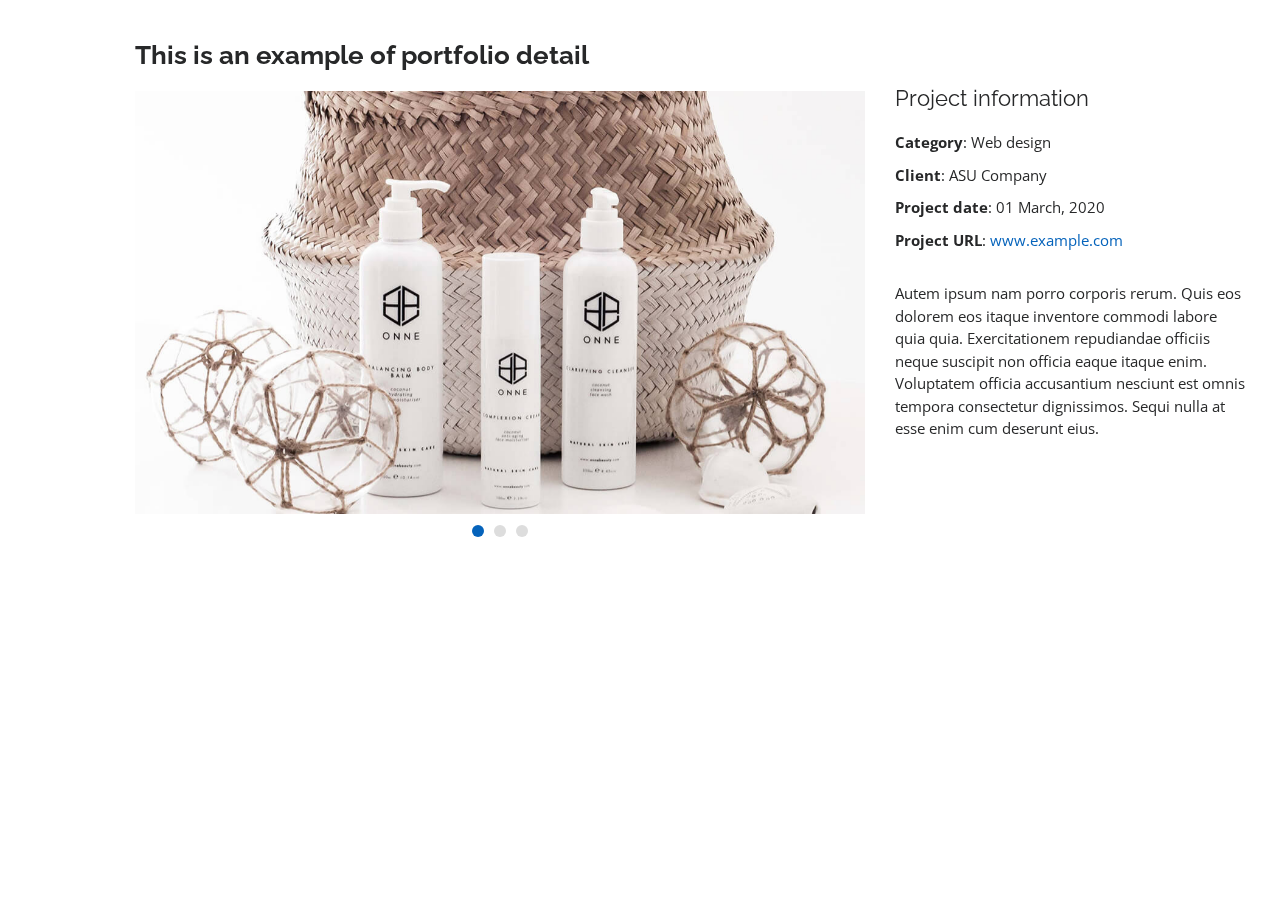
<file: dashboard/include/elegant/portfolio-details.html>
<!DOCTYPE html>
<html lang="en">

<head>
  <meta charset="utf-8">
  <meta content="width=device-width, initial-scale=1.0" name="viewport">

  <title>Portfolio Details - Personal Bootstrap Template</title>
  <meta content="" name="descriptison">
  <meta content="" name="keywords">

  <!-- Favicons -->
  <link href="assets/img/favicon.png" rel="icon">
  <link href="assets/img/apple-touch-icon.png" rel="apple-touch-icon">

  <!-- Google Fonts -->
  <link href="https://fonts.googleapis.com/css?family=Open+Sans:300,300i,400,400i,600,600i,700,700i|Raleway:300,300i,400,400i,500,500i,600,600i,700,700i|Poppins:300,300i,400,400i,500,500i,600,600i,700,700i" rel="stylesheet">

  <!-- Vendor CSS Files -->
  <link href="assets/vendor/bootstrap/css/bootstrap.min.css" rel="stylesheet">
  <link href="assets/vendor/icofont/icofont.min.css" rel="stylesheet">
  <link href="assets/vendor/boxicons/css/boxicons.min.css" rel="stylesheet">
  <link href="assets/vendor/venobox/venobox.css" rel="stylesheet">
  <link href="assets/vendor/owl.carousel/assets/owl.carousel.min.css" rel="stylesheet">
  <link href="assets/vendor/aos/aos.css" rel="stylesheet">

  <!-- Template Main CSS File -->
  <link href="assets/css/style.css" rel="stylesheet">

  <!-- =======================================================
  * Template Name: MyResume - v2.1.0
  * Template URL: https://bootstrapmade.com/free-html-bootstrap-template-my-resume/
  * Author: BootstrapMade.com
  * License: https://bootstrapmade.com/license/
  ======================================================== -->
</head>

<body>

  <main id="main">

    <!-- ======= Portfolio Details ======= -->
    <section id="portfolio-details" class="portfolio-details">
      <div class="container" data-aos="fade-up">

        <div class="row">

          <div class="col-lg-8">
            <h2 class="portfolio-title">This is an example of portfolio detail</h2>
            <div class="owl-carousel portfolio-details-carousel">
              <img src="assets/img/portfolio/portfolio-details-1.jpg" class="img-fluid" alt="">
              <img src="assets/img/portfolio/portfolio-details-2.jpg" class="img-fluid" alt="">
              <img src="assets/img/portfolio/portfolio-details-3.jpg" class="img-fluid" alt="">
            </div>
          </div>

          <div class="col-lg-4 portfolio-info">
            <h3>Project information</h3>
            <ul>
              <li><strong>Category</strong>: Web design</li>
              <li><strong>Client</strong>: ASU Company</li>
              <li><strong>Project date</strong>: 01 March, 2020</li>
              <li><strong>Project URL</strong>: <a href="#">www.example.com</a></li>
            </ul>

            <p>
              Autem ipsum nam porro corporis rerum. Quis eos dolorem eos itaque inventore commodi labore quia quia. Exercitationem repudiandae officiis neque suscipit non officia eaque itaque enim. Voluptatem officia accusantium nesciunt est omnis tempora consectetur dignissimos. Sequi nulla at esse enim cum deserunt eius.
            </p>
          </div>

        </div>

      </div>
    </section><!-- End Portfolio Details -->

  </main><!-- End #main -->

  <a href="#" class="back-to-top"><i class="bx bx-up-arrow-alt"></i></a>
  <div id="preloader"></div>

  <!-- Vendor JS Files -->
  <script src="assets/vendor/jquery/jquery.min.js"></script>
  <script src="assets/vendor/bootstrap/js/bootstrap.bundle.min.js"></script>
  <script src="assets/vendor/jquery.easing/jquery.easing.min.js"></script>
  <script src="assets/vendor/php-email-form/validate.js"></script>
  <script src="assets/vendor/waypoints/jquery.waypoints.min.js"></script>
  <script src="assets/vendor/counterup/counterup.min.js"></script>
  <script src="assets/vendor/isotope-layout/isotope.pkgd.min.js"></script>
  <script src="assets/vendor/venobox/venobox.min.js"></script>
  <script src="assets/vendor/owl.carousel/owl.carousel.min.js"></script>
  <script src="assets/vendor/typed.js/typed.min.js"></script>
  <script src="assets/vendor/aos/aos.js"></script>

  <!-- Template Main JS File -->
  <script src="assets/js/main.js"></script>

</body>

</html>
</file>
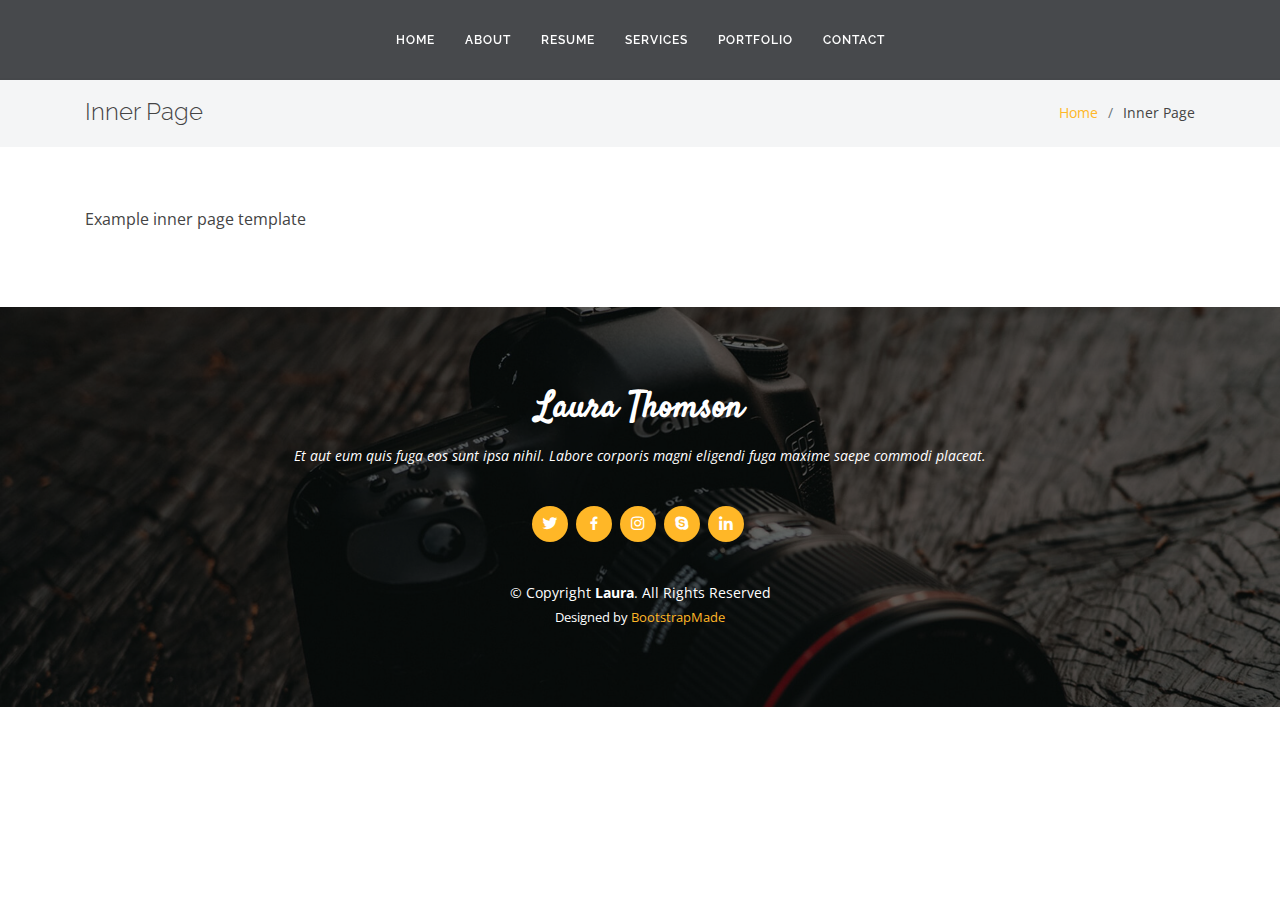
<file: dashboard/include/photography/inner-page.html>
<!DOCTYPE html>
<html lang="en">

<head>
  <meta charset="utf-8">
  <meta content="width=device-width, initial-scale=1.0" name="viewport">

  <title>Inner Page - Laura Bootstrap Template</title>
  <meta content="" name="descriptison">
  <meta content="" name="keywords">

  <!-- Favicons -->
  <link href="assets/img/favicon.png" rel="icon">
  <link href="assets/img/apple-touch-icon.png" rel="apple-touch-icon">

  <!-- Google Fonts -->
  <link href="https://fonts.googleapis.com/css?family=Open+Sans:300,300i,400,400i,600,600i,700,700i|Raleway:300,300i,400,400i,500,500i,600,600i,700,700i|Satisfy" rel="stylesheet">

  <!-- Vendor CSS Files -->
  <link href="assets/vendor/bootstrap/css/bootstrap.min.css" rel="stylesheet">
  <link href="assets/vendor/icofont/icofont.min.css" rel="stylesheet">
  <link href="assets/vendor/boxicons/css/boxicons.min.css" rel="stylesheet">
  <link href="assets/vendor/owl.carousel/assets/owl.carousel.min.css" rel="stylesheet">
  <link href="assets/vendor/venobox/venobox.css" rel="stylesheet">

  <!-- Template Main CSS File -->
  <link href="assets/css/style.css" rel="stylesheet">

  <!-- =======================================================
  * Template Name: Laura - v2.1.0
  * Template URL: https://bootstrapmade.com/laura-free-creative-bootstrap-theme/
  * Author: BootstrapMade.com
  * License: https://bootstrapmade.com/license/
  ======================================================== -->
</head>

<body>

  <!-- ======= Header ======= -->
  <header id="header" class="fixed-top  d-flex justify-content-center align-items-center ">

    <nav class="nav-menu d-none d-lg-block">
      <ul>
        <li><a href="index.html">Home</a></li>
        <li><a href="#about">About</a></li>
        <li><a href="#resume">Resume</a></li>
        <li><a href="#services">Services</a></li>
        <li><a href="#portfolio">Portfolio</a></li>
        <li><a href="#contact">Contact</a></li>

      </ul>
    </nav><!-- .nav-menu -->

  </header><!-- End Header -->

  <main id="main">

    <!-- ======= Breadcrumbs ======= -->
    <section class="breadcrumbs">
      <div class="container">

        <div class="d-flex justify-content-between align-items-center">
          <h2>Inner Page</h2>
          <ol>
            <li><a href="index.html">Home</a></li>
            <li>Inner Page</li>
          </ol>
        </div>

      </div>
    </section><!-- End Breadcrumbs -->

    <section class="inner-page">
      <div class="container">
        <p>
          Example inner page template
        </p>
      </div>
    </section>

  </main><!-- End #main -->

  <!-- ======= Footer ======= -->
  <footer id="footer">
    <div class="container">
      <h3>Laura Thomson</h3>
      <p>Et aut eum quis fuga eos sunt ipsa nihil. Labore corporis magni eligendi fuga maxime saepe commodi placeat.</p>
      <div class="social-links">
        <a href="#" class="twitter"><i class="bx bxl-twitter"></i></a>
        <a href="#" class="facebook"><i class="bx bxl-facebook"></i></a>
        <a href="#" class="instagram"><i class="bx bxl-instagram"></i></a>
        <a href="#" class="google-plus"><i class="bx bxl-skype"></i></a>
        <a href="#" class="linkedin"><i class="bx bxl-linkedin"></i></a>
      </div>
      <div class="copyright">
        &copy; Copyright <strong><span>Laura</span></strong>. All Rights Reserved
      </div>
      <div class="credits">
        <!-- All the links in the footer should remain intact. -->
        <!-- You can delete the links only if you purchased the pro version. -->
        <!-- Licensing information: https://bootstrapmade.com/license/ -->
        <!-- Purchase the pro version with working PHP/AJAX contact form: https://bootstrapmade.com/laura-free-creative-bootstrap-theme/ -->
        Designed by <a href="https://bootstrapmade.com/">BootstrapMade</a>
      </div>
    </div>
  </footer><!-- End Footer -->

  <a href="#" class="back-to-top"><i class="icofont-simple-up"></i></a>

  <!-- Vendor JS Files -->
  <script src="assets/vendor/jquery/jquery.min.js"></script>
  <script src="assets/vendor/bootstrap/js/bootstrap.bundle.min.js"></script>
  <script src="assets/vendor/jquery.easing/jquery.easing.min.js"></script>
  <script src="assets/vendor/php-email-form/validate.js"></script>
  <script src="assets/vendor/waypoints/jquery.waypoints.min.js"></script>
  <script src="assets/vendor/counterup/counterup.min.js"></script>
  <script src="assets/vendor/owl.carousel/owl.carousel.min.js"></script>
  <script src="assets/vendor/isotope-layout/isotope.pkgd.min.js"></script>
  <script src="assets/vendor/venobox/venobox.min.js"></script>

  <!-- Template Main JS File -->
  <script src="assets/js/main.js"></script>

</body>

</html>
</file>
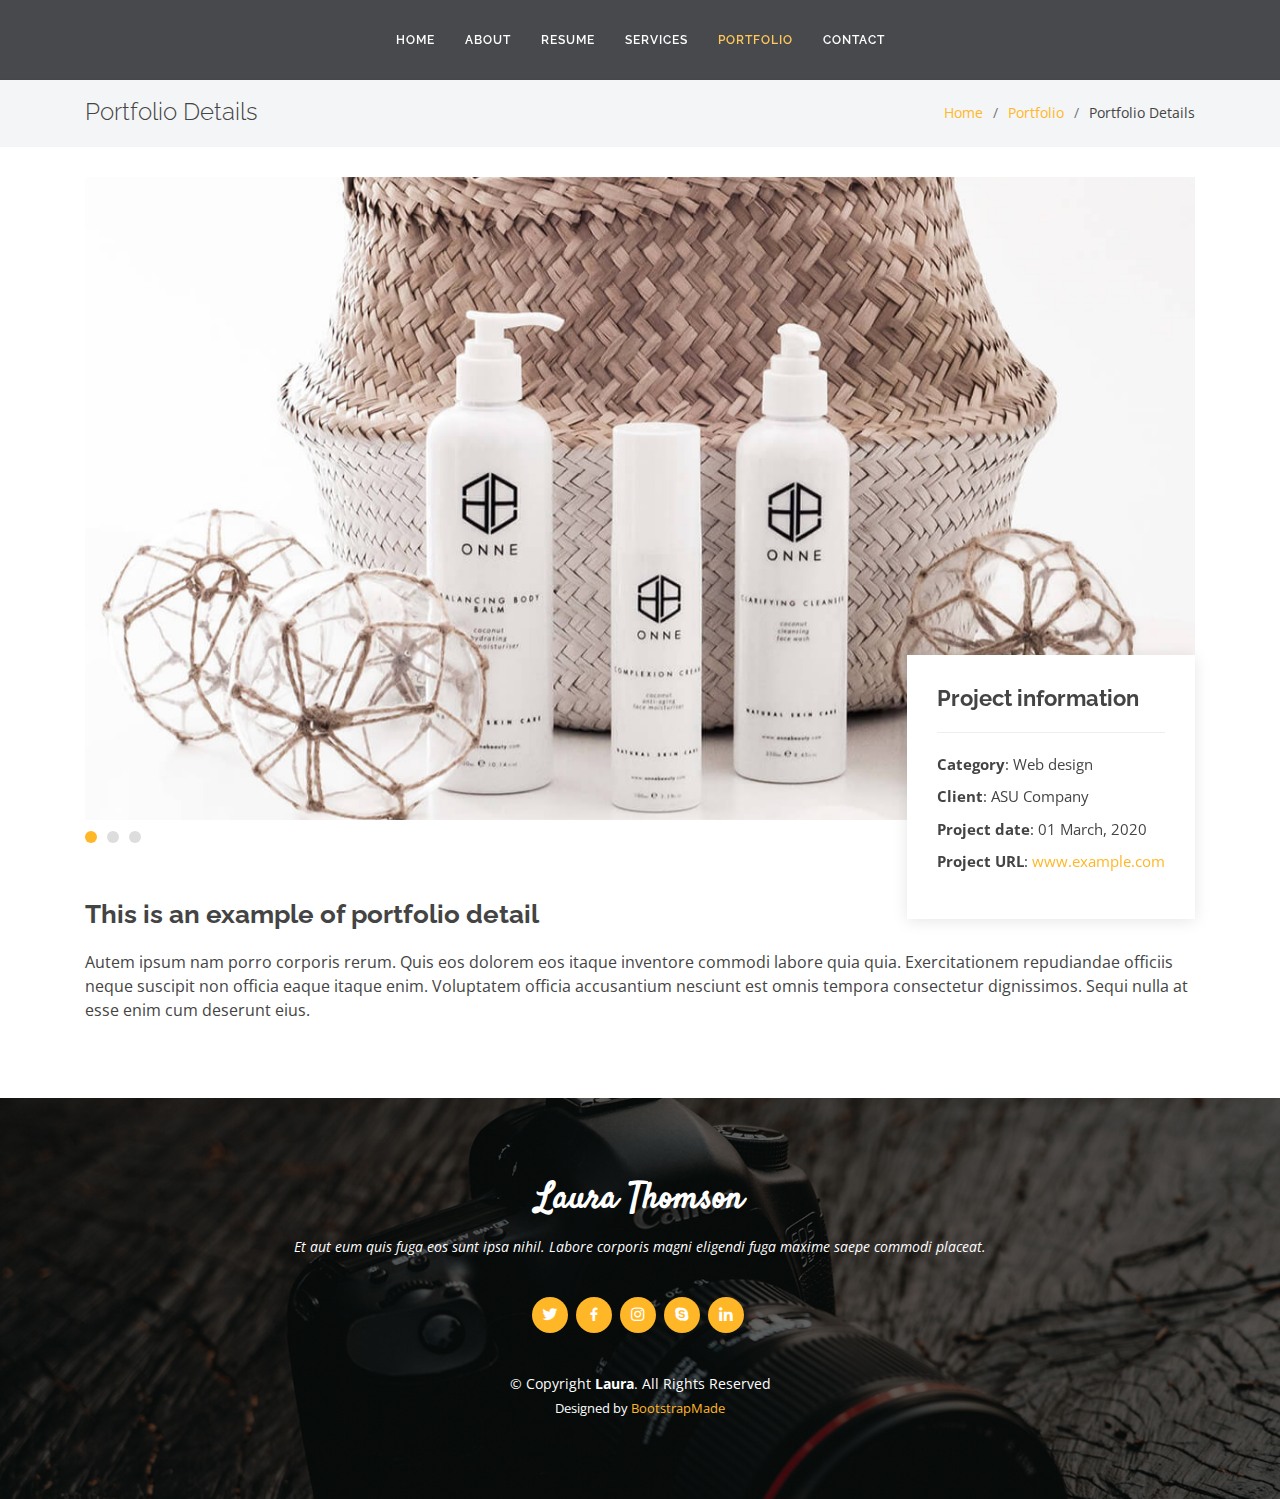
<file: dashboard/include/photography/portfolio-details.html>
<!DOCTYPE html>
<html lang="en">

<head>
  <meta charset="utf-8">
  <meta content="width=device-width, initial-scale=1.0" name="viewport">

  <title>Portfolio Details - Laura Bootstrap Template</title>
  <meta content="" name="descriptison">
  <meta content="" name="keywords">

  <!-- Favicons -->
  <link href="assets/img/favicon.png" rel="icon">
  <link href="assets/img/apple-touch-icon.png" rel="apple-touch-icon">

  <!-- Google Fonts -->
  <link href="https://fonts.googleapis.com/css?family=Open+Sans:300,300i,400,400i,600,600i,700,700i|Raleway:300,300i,400,400i,500,500i,600,600i,700,700i|Satisfy" rel="stylesheet">

  <!-- Vendor CSS Files -->
  <link href="assets/vendor/bootstrap/css/bootstrap.min.css" rel="stylesheet">
  <link href="assets/vendor/icofont/icofont.min.css" rel="stylesheet">
  <link href="assets/vendor/boxicons/css/boxicons.min.css" rel="stylesheet">
  <link href="assets/vendor/owl.carousel/assets/owl.carousel.min.css" rel="stylesheet">
  <link href="assets/vendor/venobox/venobox.css" rel="stylesheet">

  <!-- Template Main CSS File -->
  <link href="assets/css/style.css" rel="stylesheet">

  <!-- =======================================================
  * Template Name: Laura - v2.1.0
  * Template URL: https://bootstrapmade.com/laura-free-creative-bootstrap-theme/
  * Author: BootstrapMade.com
  * License: https://bootstrapmade.com/license/
  ======================================================== -->
</head>

<body>

  <!-- ======= Header ======= -->
  <header id="header" class="fixed-top  d-flex justify-content-center align-items-center ">

    <nav class="nav-menu d-none d-lg-block">
      <ul>
        <li><a href="index.html">Home</a></li>
        <li><a href="#about">About</a></li>
        <li><a href="#resume">Resume</a></li>
        <li><a href="#services">Services</a></li>
        <li class="active"><a href="#portfolio">Portfolio</a></li>
        <li><a href="#contact">Contact</a></li>

      </ul>
    </nav><!-- .nav-menu -->

  </header><!-- End Header -->

  <main id="main">

    <!-- ======= Breadcrumbs Section ======= -->
    <section class="breadcrumbs">
      <div class="container">

        <div class="d-flex justify-content-between align-items-center">
          <h2>Portfolio Details</h2>
          <ol>
            <li><a href="index.html">Home</a></li>
            <li><a href="portfolio.html">Portfolio</a></li>
            <li>Portfolio Details</li>
          </ol>
        </div>

      </div>
    </section><!-- Breadcrumbs Section -->

    <!-- ======= Portfolio Details Section ======= -->
    <section class="portfolio-details">
      <div class="container">

        <div class="portfolio-details-container">

          <div class="owl-carousel portfolio-details-carousel">
            <img src="assets/img/portfolio/portfolio-details-1.jpg" class="img-fluid" alt="">
            <img src="assets/img/portfolio/portfolio-details-2.jpg" class="img-fluid" alt="">
            <img src="assets/img/portfolio/portfolio-details-3.jpg" class="img-fluid" alt="">
          </div>

          <div class="portfolio-info">
            <h3>Project information</h3>
            <ul>
              <li><strong>Category</strong>: Web design</li>
              <li><strong>Client</strong>: ASU Company</li>
              <li><strong>Project date</strong>: 01 March, 2020</li>
              <li><strong>Project URL</strong>: <a href="#">www.example.com</a></li>
            </ul>
          </div>

        </div>

        <div class="portfolio-description">
          <h2>This is an example of portfolio detail</h2>
          <p>
            Autem ipsum nam porro corporis rerum. Quis eos dolorem eos itaque inventore commodi labore quia quia. Exercitationem repudiandae officiis neque suscipit non officia eaque itaque enim. Voluptatem officia accusantium nesciunt est omnis tempora consectetur dignissimos. Sequi nulla at esse enim cum deserunt eius.
          </p>
        </div>
      </div>
    </section><!-- End Portfolio Details Section -->

  </main><!-- End #main -->

  <!-- ======= Footer ======= -->
  <footer id="footer">
    <div class="container">
      <h3>Laura Thomson</h3>
      <p>Et aut eum quis fuga eos sunt ipsa nihil. Labore corporis magni eligendi fuga maxime saepe commodi placeat.</p>
      <div class="social-links">
        <a href="#" class="twitter"><i class="bx bxl-twitter"></i></a>
        <a href="#" class="facebook"><i class="bx bxl-facebook"></i></a>
        <a href="#" class="instagram"><i class="bx bxl-instagram"></i></a>
        <a href="#" class="google-plus"><i class="bx bxl-skype"></i></a>
        <a href="#" class="linkedin"><i class="bx bxl-linkedin"></i></a>
      </div>
      <div class="copyright">
        &copy; Copyright <strong><span>Laura</span></strong>. All Rights Reserved
      </div>
      <div class="credits">
        <!-- All the links in the footer should remain intact. -->
        <!-- You can delete the links only if you purchased the pro version. -->
        <!-- Licensing information: https://bootstrapmade.com/license/ -->
        <!-- Purchase the pro version with working PHP/AJAX contact form: https://bootstrapmade.com/laura-free-creative-bootstrap-theme/ -->
        Designed by <a href="https://bootstrapmade.com/">BootstrapMade</a>
      </div>
    </div>
  </footer><!-- End Footer -->

  <a href="#" class="back-to-top"><i class="icofont-simple-up"></i></a>

  <!-- Vendor JS Files -->
  <script src="assets/vendor/jquery/jquery.min.js"></script>
  <script src="assets/vendor/bootstrap/js/bootstrap.bundle.min.js"></script>
  <script src="assets/vendor/jquery.easing/jquery.easing.min.js"></script>
  <script src="assets/vendor/php-email-form/validate.js"></script>
  <script src="assets/vendor/waypoints/jquery.waypoints.min.js"></script>
  <script src="assets/vendor/counterup/counterup.min.js"></script>
  <script src="assets/vendor/owl.carousel/owl.carousel.min.js"></script>
  <script src="assets/vendor/isotope-layout/isotope.pkgd.min.js"></script>
  <script src="assets/vendor/venobox/venobox.min.js"></script>

  <!-- Template Main JS File -->
  <script src="assets/js/main.js"></script>

</body>

</html>
</file>
<file: style.css>
/* --------------------------
:: Template Name: Colorlib App - App Landing Page 
:: Template Author: Colorlib
:: Template Author URI: https://colorlib.com/
:: Description: Colorlib is a One Page based App Landing Template. It's very clean, creative & beautiful. It's super     responsive & ultra light.
:: Tags: Colorlib, App Landing, Apps, Responsive App Landing, Bootstrap 4, Free Theme, Free HTML Template, HTML5 Template etc.
:: Version: v1.0
:: Created: 11/03/2017
-------------------------- */

/* --- [Master Stylesheet] ----
:: 1.0 Base CSS Start
:: 2.0 Header Area CSS
:: 3.0 Wellcome Area CSS
:: 4.0 Special Area CSS
:: 5.0 Features Area CSS
:: 6.0 Video Area CSS
:: 7.0 Cool Facts Area CSS
:: 8.0 Screenshots Area CSS
:: 9.0 Pricing Plan Area CSS
:: 10.0 Testimonials Area CSS
:: 11.0 CTA Area CSS Start
:: 12.0 Team Area CSS Start
:: 13.0 Contact Area CSS Start
:: 14.0 Footer Area CSS Start
-------------------------- */

@import url('https://fonts.googleapis.com/css?family=Cabin:400,500,700|Montserrat:400,500,700');
@import 'css/bootstrap.min.css';
@import 'css/animate.css';
@import 'css/magnific-popup.css';
@import 'css/owl.carousel.min.css';
@import 'css/slick.css';
@import 'css/font-awesome.min.css';
@import 'css/themify-icons.css';
@import 'css/ionicons.min.css';

/* --------------------------
:: 1.0 Base CSS Start
-------------------------- */

* {
    margin: 0;
    padding: 0;
}

body {
    font-family: 'Cabin', sans-serif;
    background-color: #fff;
}

h1,
h2,
h3,
h4,
h5,
h6 {
    font-family: 'Cabin', sans-serif;
    font-weight: 400;
    color: #000;
    line-height: 1.2;
}

.section_padding_100 {
    padding-top: 100px;
    padding-bottom: 100px;
}

.section_padding_100_50 {
    padding-top: 100px;
    padding-bottom: 50px;
}

.section_padding_100_70 {
    padding-top: 100px;
    padding-bottom: 70px;
}

.section_padding_50 {
    padding-top: 50px;
    padding-bottom: 50px;
}

.section_padding_50_20 {
    padding-top: 50px;
    padding-bottom: 20px;
}

.section_padding_150 {
    padding-top: 150px;
    padding-bottom: 150px;
}

.section_padding_200 {
    padding-top: 200px;
    padding-bottom: 200px;
}

.section_padding_0_100 {
    padding-top: 0;
    padding-bottom: 100px;
}

.section_padding_70 {
    padding-top: 70px;
    padding-bottom: 70px;
}

.section_padding_0_50 {
    padding-top: 0;
    padding-bottom: 50px;
}

img {
    max-width: 100%;
    max-height: 100%;
}

.mt-15 {
    margin-top: 15px;
}

.mt-30 {
    margin-top: 30px;
}

.mt-40 {
    margin-top: 40px;
}

.mt-50 {
    margin-top: 50px;
}

.mt-100 {
    margin-top: 100px;
}

.mt-150 {
    margin-top: 150px;
}

.mr-15 {
    margin-right: 15px;
}

.mr-30 {
    margin-right: 30px;
}

.mr-50 {
    margin-right: 50px;
}

.mr-100 {
    margin-right: 100px;
}

.mb-15 {
    margin-bottom: 15px;
}

.mb-30 {
    margin-bottom: 30px;
}

.mb-50 {
    margin-bottom: 50px;
}

.mb-100 {
    margin-bottom: 100px;
}

.ml-15 {
    margin-left: 15px;
}

.ml-30 {
    margin-left: 30px;
}

.ml-50 {
    margin-left: 50px;
}

.ml-100 {
    margin-left: 100px;
}

ul,
ol {
    margin: 0;
    padding: 0;
}

#scrollUp {
    bottom: 0;
    font-size: 24px;
    right: 30px;
    width: 50px;
    background-color: #fb397d;
    color: #fff;
    text-align: center;
    height: 50px;
    line-height: 50px;
}

a,
a:hover,
a:focus,
a:active {
    text-decoration: none;
    -webkit-transition-duration: 500ms;
    -o-transition-duration: 500ms;
    transition-duration: 500ms;
}

li {
    list-style: none;
}

p {
    color: #726a84;
    font-size: 16px;
    font-weight: 300;
    margin-top: 0;
}

.heading-text > p {
    font-size: 16px;
}

.section-heading > h2 {
    font-weight: 300;
    color: #5b32b4;
    font-size: 48px;
    margin: 0;
}


.section-heading {
    margin-bottom: 60px;
}

.line-shape-white,
.line-shape {
    width: 80px;
    height: 2px;
    background-color: #fb397d;
    margin-top: 15px;
}

.line-shape {
    margin-left: calc(50% - 40px);
}

.table {
    display: table;
    height: 100%;
    left: 0;
    position: relative;
    top: 0;
    width: 100%;
    z-index: 2;
}

.table-cell {
    display: table-cell;
    vertical-align: middle;
}

#preloader {
    overflow: hidden;
    background-color: #fff;
    height: 100%;
    left: 0;
    position: fixed;
    top: 0;
    width: 100%;
    z-index: 999999;
}

.colorlib-load {
    -webkit-animation: 2000ms linear 0s normal none infinite running colorlib-load;
    animation: 2000ms linear 0s normal none infinite running colorlib-load;
    background: transparent none repeat scroll 0 0;
    border-color: #dddddd #dddddd #fb397d;
    border-radius: 50%;
    border-style: solid;
    border-width: 2px;
    height: 40px;
    left: calc(50% - 20px);
    position: relative;
    top: calc(50% - 20px);
    width: 40px;
    z-index: 9;
}

@-webkit-keyframes colorlib-load {
    0% {
        -webkit-transform: rotate(0deg);
        transform: rotate(0deg);
    }
    100% {
        -webkit-transform: rotate(360deg);
        transform: rotate(360deg);
    }
}

@keyframes colorlib-load {
    0% {
        -webkit-transform: rotate(0deg);
        transform: rotate(0deg);
    }
    100% {
        -webkit-transform: rotate(360deg);
        transform: rotate(360deg);
    }
}

/* --------------------------
:: 2.0 Header Area CSS
-------------------------- */

.header_area {
    left: 0;
    position: absolute;
    width: 100%;
    z-index: 99;
    top: 0;
    padding: 0 4%;
}

.menu_area .navbar-brand {
    font-size: 72px;
    font-weight: 700;
    color: #fff;
    margin: 0;
    line-height: 1;
    padding: 0;
}


.menu_area .navbar-brand:hover,
.menu_area .navbar-brand:focus {
    color: #fff;
}


.menu_area {
    position: relative;
    z-index: 2;
}

.menu_area #nav .nav-link {
    color: #fff;
    display: block;
    font-size: 16px;
    font-weight: 500;
    border-radius: 30px;
    -webkit-transition-duration: 500ms;
    -o-transition-duration: 500ms;
    transition-duration: 500ms;
    padding: 35px 15px;
}


.menu_area nav ul li > a:hover {
    color: #fb397d;
}

.sing-up-button {
    text-align: right;
}

.sing-up-button > a {
    color: #fff;
    font-weight: 500;
    display: inline-block;
    border: 2px solid #a883e9;
    height: 50px;
    min-width: 178px;
    line-height: 46px;
    text-align: center;
    border-radius: 24px 24px 24px 0px;
}

.sing-up-button > a:hover {
    background: #fb397d;
    color: #fff;
    border-color: transparent;
    -webkit-transition-duration: 500ms;
    -o-transition-duration: 500ms;
    transition-duration: 500ms;
}

/* stcicky css */

.header_area.sticky {
    background-color: #884bdf;
    -webkit-box-shadow: 0 4px 20px rgba(0, 0, 0, 0.1);
            box-shadow: 0 4px 20px rgba(0, 0, 0, 0.1);
    height: 70px;
    position: fixed;
    top: 0;
    z-index: 99;
}

.header_area.sticky .menu_area .navbar-brand {
    font-size: 50px;
}

.header_area.sticky .menu_area #nav .nav-link {
    padding: 23px 15px;
}
.header_area.sticky .navbar {
    padding: 0;
}


/* --------------------------
:: 3.0 Wellcome Area CSS
-------------------------- */

.wellcome_area {
    background-image: url(img/bg-img/welcome-bg.png);
    height: 900px;
    position: relative;
    z-index: 1;
    background-position: bottom center;
    background-size: cover;
}

.wellcome_area:after {
    position: absolute;
    width: 100%;
    left: 0;
    height: 2px;
    background-color: #fff;
    content: '';
    bottom: 0;
    z-index: 2;
}

.welcome-thumb {
    width: 45%;
    position: absolute;
    bottom: -130px;
    right: 85px;
    z-index: 9;
}

.welcome-thumb img {
    height: auto;
    width: 100%;
}

.wellcome-heading > h2 {
    font-size: 100px;
    color: #ffffff;
    font-weight: 700;
    position: relative;
    z-index: 3;
}

.get-start-area .email {
    background: #9572e8;
    height: 50px;
    max-width: 260px;
    border: none;
    border-radius: 24px;
    padding: 0px 15px;
}

.form-control::-webkit-input-placeholder {
    color: #cec1f4;
    opacity: 1;
}

.form-control:-ms-input-placeholder {
    color: #cec1f4;
    opacity: 1;
}

.form-control::-ms-input-placeholder {
    color: #cec1f4;
    opacity: 1;
}

.form-control::placeholder {
    color: #cec1f4;
    opacity: 1;
}

.get-start-area .email:focus {
    border: none;
    outline-offset: transparent !important;
    border-radius: 30px;
}

.get-start-area .submit {
    background-color: #fb397d;
    color: #fff;
    font-weight: 500;
    display: inline-block;
    border: none;
    height: 50px;
    min-width: 167px;
    line-height: 46px;
    text-align: center;
    border-radius: 24px 24px 24px 0px;
    margin-left: 10px;
}

.get-start-area .submit:hover {
    background: #6f52e5;
    color: #fff;
    -webkit-transition-duration: 500ms;
    -o-transition-duration: 500ms;
    transition-duration: 500ms;
}

.wellcome-heading > p {
    color: #fff;
}

.wellcome-heading > h3 {
    font-size: 332px;
    position: absolute;
    top: -134px;
    font-weight: 900;
    left: -12px;
    z-index: -1;
    color: #fff;
    opacity: .1;
    -ms-filter: "progid:DXImageTransform.Microsoft.Alpha(Opacity=10)";
}

.wellcome-heading {
    margin-bottom: 100px;
}

/* --------------------------
:: 4.0 Special Area CSS
-------------------------- */

.single-icon > i {
    font-size: 36px;
    color: #fb397d;
}

.single-special > h4 {
    font-size: 22px;
    color: #5b32b4;
}

.single-icon {
    margin-bottom: 25px;
}

.single-special > h4 {
    font-size: 22px;
    color: #5b32b4;
    margin-bottom: 15px;
}

.single-special {
    border: 1px solid #eff2f6;
    padding: 40px;
    border-radius: 40px 40px 40px 0px;
    -webkit-transition-duration: 800ms;
    -o-transition-duration: 800ms;
    transition-duration: 800ms;
    margin-bottom: 30px;
}

.special_description_content > h2 {
    color: #5b32b4;
    font-size: 48px;
    margin-bottom: 30px;
}

.single-special:hover {
    -webkit-box-shadow: 0 10px 90px rgba(0, 0, 0, 0.08);
            box-shadow: 0 10px 90px rgba(0, 0, 0, 0.08);
}

.single-special p {
    margin-bottom: 0;
}

.app-download-area {
    display: -moz-flex;
    display: -ms-flex;
    display: -o-flex;
    display: -webkit-box;
    display: -ms-flexbox;
    display: flex;
    -ms-flex-preferred-size: 1;
    flex-basis: 1;
    margin-top: 50px;
}

.app-download-btn a {
    border: 1px solid #ddd;
    display: -webkit-box;
    display: -ms-flexbox;
    display: flex;
    -webkit-box-align: center;
    -ms-flex-align: center;
    align-items: center;
    padding: 15px 30px;
    border-radius: 30px 30px 30px 0;
    -webkit-box-shadow: 0 10px 30px rgba(0, 0, 0, 0.1);
    box-shadow: 0 10px 30px rgba(0, 0, 0, 0.1);
    -webkit-box-pack: center;
    -ms-flex-pack: center;
    justify-content: center;
}

.app-download-btn.active a,
.app-download-btn a:hover {
    border-color: transparent;
    background-color: #fb397d;
}

.app-download-btn a i {
    color: #47425d;
    font-size: 24px;
    margin-right: 15px;
    -webkit-transition-duration: 500ms;
    -o-transition-duration: 500ms;
    transition-duration: 500ms;
}

.app-download-btn a p {
    font-size: 16px;
    line-height: 1;
    -webkit-transition-duration: 500ms;
    -o-transition-duration: 500ms;
    transition-duration: 500ms;
}

.app-download-btn a p span {
    font-size: 12px;
    display: block;
}

.app-download-btn:first-child {
    margin-right: 20px;
}

.app-download-btn a:hover i,
.app-download-btn.active a i,
.app-download-btn.active a p,
.app-download-btn a:hover p {
    color: #fff;
}

/* --------------------------
:: 5.0 Features Area CSS
-------------------------- */

.single-feature {
    margin-bottom: 50px;
}

.single-feature > p {
    margin-bottom: 0;
}

.single-feature > i {
    color: #fb397d;
    font-size: 30px;
    display: inline-block;
    float: left;
    margin-right: 10px;
}

.single-feature > h5 {
    font-size: 22px;
    color: #5b32b4;
}

.single-feature > p {
    margin-top: 15px;
}

/* --------------------------
:: 6.0 Video Area CSS
-------------------------- */

.video-area {
    position: relative;
    z-index: 1;
    background-position: center center;
    background-size: cover;
    border: 20px solid #fff;
    border-radius: 20px;
    height: 650px;
    -webkit-box-shadow: 0 10px 50px rgba(0, 0, 0, 0.08);
    box-shadow: 0 10px 50px rgba(0, 0, 0, 0.08);
}

.video-area:after {
    position: absolute;
    content: "";
    top: -20px;
    left: -20px;
    width: calc(100% + 40px);
    height: calc(100% + 40px);
    border: 1px solid #f1f4f8;
    z-index: 2;
    border-radius: 20px;
}


.video-area .video-play-btn a {
    width: 80px;
    height: 80px;
    background-color: #fb397d;
    color: #fff;
    text-align: center;
    display: block;
    font-size: 36px;
    line-height: 80px;
    padding-left: 5px;
    border-radius: 50%;
    top: 50%;
    position: absolute;
    left: 50%;
    -webkit-transform: translate(-50%, -50%);
    -ms-transform: translate(-50%, -50%);
    transform: translate(-50%, -50%);
    z-index: 3;
}

.video-area .video-play-btn a:hover {
    background-color: #a865e1;
    color: #fff;
}

/* --------------------------
:: 7.0 Cool Facts Area CSS
-------------------------- */

.cool_facts_area {
    position: relative;
    z-index: auto;
    background: #a865e1;
    background: -webkit-linear-gradient(to left, #7873ed, #a865e1);
    background: -webkit-linear-gradient(right, #7873ed, #a865e1);
    background: -webkit-gradient(linear, right top, left top, from(#7873ed), to(#a865e1));
    background: -o-linear-gradient(right, #7873ed, #a865e1);
    background: linear-gradient(to left, #7873ed, #a865e1);
    padding: 180px 0 80px 0;
    top: -100px;
}


.cool_facts_area:after {
    position: absolute;
    bottom: -100px;
    left: 0;
    right: 0;
    width: 100%;
    height: 100px;
    background-color: #fff;
    content: ''
}

.cool-facts-content > i {
    color: #ffffff;
    font-size: 36px;
}

.counter-area {
    min-width: 100px;
    -ms-flex-item-align: end;
    align-self: flex-end;
}

.counter-area > h3 {
    color: #ffffff;
    font-size: 60px;
    margin-bottom: 0;
    line-height: 1;
}

.cool-facts-content > p {
    font-size: 18px;
    color: #ffffff;
    margin-bottom: 0;
}

/* --------------------------
:: 8.0 Screenshots Area CSS
-------------------------- */

.app_screenshots_slides {
    padding: 0 6%;
}

.app_screenshots_slides .single-shot {
    opacity: 0.7;
    -ms-filter: "progid:DXImageTransform.Microsoft.Alpha(Opacity=70)";
    -webkit-transform: scale(0.85);
    -ms-transform: scale(0.85);
    transform: scale(0.85)
}

.app_screenshots_slides .center .single-shot {
    opacity: 1;
    -ms-filter: "progid:DXImageTransform.Microsoft.Alpha(Opacity=100)";
    -webkit-transform: scale(1);
    -ms-transform: scale(1);
    transform: scale(1)
}

.app-screenshots-area .owl-dot {
    height: 11px;
    width: 11px;
    border: 2px solid #a49fba;
    border-radius: 50%;
    display: inline-block;
    margin: 0 6px;
    margin-top: 50px;
}

.app-screenshots-area .owl-dot.active {
    background-color: #fb397d;
    border: transparent;
}

.app-screenshots-area .owl-dots {
    height: 100%;
    width: 100%;
    text-align: center;
}

/* --------------------------
:: 9.0 Pricing Plan Area CSS
-------------------------- */

.pricing-plane-area {
    background: #f5f9fc;
}

.single-price-plan {
    background: #ffffff;
    border: 1px solid #ebebeb;
    border-radius: 30px 30px 30px 0;
    margin-bottom: 30px;
}

.single-price-plan .package-plan {
    padding: 40px 0;
    border-radius: 30px 30px 0 0;
}

.single-price-plan .package-plan > h5 {
    color: #5b32b4;
    font-size: 18px;
}


.single-price-plan .package-plan .ca-price h4 {
    color: #fb397d;
    font-size: 48px;
    position: relative;
    z-index: 1;
    margin-bottom: 0;
    line-height: 1;
}

.single-price-plan .package-plan .ca-price span {
    font-size: 18px;
    color: #fb397d;
}

.single-price-plan .plan-button > a {
    background: #726a84;
    padding: 10px 0;
    border-bottom-right-radius: 30px;
    color: #ffffff;
    font-size: 16px;
    font-weight: 500;
    display: block;
    -webkit-transition-duration: 500ms;
    -o-transition-duration: 500ms;
    transition-duration: 500ms;
}

.single-price-plan .package-description > p {
    margin-bottom: 0;
    line-height: 1;
    padding: 15px 0;
    border-bottom: 1px solid #ebebeb;
}

.single-price-plan .package-description > p:first-child {
    border-top: 1px solid #ebebeb;
}

.single-price-plan.active .package-plan,
.single-price-plan.active .plan-button > a,
.single-price-plan:hover .plan-button > a {
    background-color: #a865e1;
}

.single-price-plan.active .package-plan .ca-price > h4,
.single-price-plan.active .package-plan .ca-price > span,
.single-price-plan.active .package-plan > h5,
.single-price-plan.active .plan-button > a {
    color: #fff;
}

/* --------------------------
:: 10.0 Testimonials Area CSS
-------------------------- */

.clients-feedback-area .client-name > h5 {
    color: #5b32b4;
    font-size: 22px;
    margin-top: 5px;
}

.clients-feedback-area .star-icon > i {
    font-size: 18px;
    color: #f1b922;
}

.clients-feedback-area .client-description > p {
    max-width: 1010px;
    margin: auto;
    margin-bottom: 15px;
    font-size: 22px;
}

.clients-feedback-area .client > i {
    font-size: 48px;
    color: #897ceb;
    margin-bottom: 30px;
}

.clients-feedback-area .client-name > p {
    color: #b5aec4;
}

.clients-feedback-area .slick-dots {
    display: -moz-flex;
    display: -ms-flex;
    display: -o-flex;
    display: -webkit-box;
    display: -ms-flexbox;
    display: flex;
    -webkit-box-pack: center;
    -ms-flex-pack: center;
    justify-content: center
}

.clients-feedback-area .slick-dots li button {
    width: 12px;
    height: 12px;
    text-indent: -999999999999999999999999px;
    border: 3px solid #a49fba;
    background-color: #fff;
    border-radius: 50%;
    margin: 5.5px;
    outline: none;
}

.clients-feedback-area .slick-dots li.slick-active button {
    background-color: #fb397d;
    border-color: #fb397d;
}

.clients-feedback-area .slick-slide.client-thumbnail {
    display: -moz-flex;
    display: -ms-flex;
    display: -o-flex;
    display: -webkit-box;
    display: -ms-flexbox;
    display: flex;
    -webkit-box-pack: center;
    -ms-flex-pack: center;
    justify-content: center;
    -webkit-box-align: center;
    -ms-flex-align: center;
    align-items: center;
    height: 129px;
}


.clients-feedback-area .slick-slide img {
    display: block;
    width: 80px !important;
    height: 80px !important;
    border-radius: 50%;
    border: 5px solid #fff;
    -webkit-box-shadow: 0px 4px 20px rgba(0, 0, 0, 0.1);
    box-shadow: 0px 4px 20px rgba(0, 0, 0, 0.1);
}

.clients-feedback-area .slick-slide.slick-current img {
    width: 100px !important;
    height: 100px !important;
}

.clients-feedback-area .slick-arrow {
    position: absolute;
    width: 30px;
    background-color: #fff;
    height: 100%;
    text-align: center;
    font-size: 24px;
    color: #b5aec4;
    display: block;
    line-height: 550%;
    left: 0;
    z-index: 90;
    cursor: pointer;
}

.clients-feedback-area .slick-arrow.fa-angle-right {
    left: auto;
    right: 0;
    top: 0;
}

/* --------------------------
:: 11.0 CTA Area CSS Start
-------------------------- */

.our-monthly-membership {
    background: #a865e1;
    background: -webkit-linear-gradient(to left, #7873ed, #a865e1);
    background: -webkit-linear-gradient(right, #7873ed, #a865e1);
    background: -webkit-gradient(linear, right top, left top, from(#7873ed), to(#a865e1));
    background: -o-linear-gradient(right, #7873ed, #a865e1);
    background: linear-gradient(to left, #7873ed, #a865e1);
}

.membership-description > h2 {
    color: #ffffff;
    font-size: 36px;
}

.membership-description > p {
    color: #ffffff;
    margin-bottom: 0;
}

.get-started-button > a {
    background: #ffffff;
    height: 45px;
    min-width: 155px;
    display: inline-block;
    text-align: center;
    line-height: 45px;
    color: #fb397d;
    font-weight: 500;
    border-radius: 23px 23px 23px 0;
}

.get-started-button > a:hover {
    background: #5b32b4;
    color: #fff;
    -webkit-transition-duration: 500ms;
    -o-transition-duration: 500ms;
    transition-duration: 500ms;
}

.get-started-button {
    text-align: right;
}

/* --------------------------
:: 12.0 Team Area CSS Start
-------------------------- */

.member-image {
    margin-bottom: 30px;
    border-radius: 30px 30px 30px 0;
    position: relative;
    z-index: 1;
}

.member-image img {
    border-radius: 30px 30px 30px 0;
}

.member-text > h4 {
    font-size: 22px;
    color: #5b32b4;
}

.member-text > p {
    color: #b5aec4;
    margin-bottom: 0;
}

.team-hover-effects {
    position: absolute;
    top: 0;
    left: 0;
    width: 100%;
    height: 100%;
    background-color: rgba(105, 75, 228, 0.8);
    border-radius: 30px 30px 30px 0;
    opacity: 0;
    -ms-filter: "progid:DXImageTransform.Microsoft.Alpha(Opacity=0)";
    -webkit-transition: all 500ms;
    -o-transition: all 500ms;
    transition: all 500ms;
}

.single-team-member:hover .team-hover-effects {
    opacity: 1;
    -ms-filter: "progid:DXImageTransform.Microsoft.Alpha(Opacity=100)";
}

.team-social-icon {
    position: absolute;
    z-index: 5;
    top: 0;
    left: 0;
    height: 100%;
    width: 100%;
    display: -webkit-box;
    display: -ms-flexbox;
    display: flex;
    -webkit-box-align: center;
    -ms-flex-align: center;
    align-items: center;
    -webkit-box-pack: center;
    -ms-flex-pack: center;
    justify-content: center;
}

.team-social-icon > a {
    font-size: 14px;
    color: #fff;
    background: #9a81d7;
    height: 40px;
    width: 40px;
    line-height: 40px;
    text-align: center;
    border-radius: 10px 10px 10px 0;
    display: block;
    margin: 2.5px;
}

.single-team-member {
    margin-bottom: 50px;
}

/* --------------------------
:: 13.0 Contact Area CSS Start
-------------------------- */

.address-text > p,
.phone-text > p,
.email-text > p {
    font-size: 18px;
    margin-bottom: 10px;
}

.address-text > p > span,
.phone-text > p > span,
.email-text > p > span {
    color: #5b32b4;
}

.footer-contact-area .line-shape {
    margin-left: 0;
}

.footer-contact-area .heading-text > p {
    margin-top: 50px;
}

.footer-contact-area .heading-text {
    margin-bottom: 50px;
}

#name {
    font-size: 18px;
    padding: 15px 15px;
    border-radius: 25px 25px 25px 0;
}

#email {
    font-size: 18px;
    padding: 15px 15px;
    border-radius: 25px 25px 25px 0;
}

#message {
    border-radius: 25px 25px 25px 0;
}

.btn.submit-btn {
    background: #fb397d;
    height: 48px;
    min-width: 185px;
    color: #ffffff;
    font-weight: 500;
    border-radius: 22px 25px 22px 0;
}

.btn.submit-btn:hover {
    background: #5b32b4;
    color: #fff;
    -webkit-transition-duration: 500ms;
    -o-transition-duration: 500ms;
    transition-duration: 500ms;
}

.footer-contact-area {
    background: #f5f9fc;
}

.footer-text > p {
    margin-bottom: 50px;
}

/* --------------------------
:: 14.0 Footer Area CSS Start
-------------------------- */

.footer-text > h2 {
    color: #5b32b4;
    font-size: 72px;
    font-weight: 700;
}

.footer-social-icon > a > i {
    background: #9b69e4;
    font-size: 14px;
    color: #ffffff;
    height: 40px;
    width: 40px;
    line-height: 40px;
    font-weight: 500;
    border-radius: 10px 10px 10px 0px;
    margin-right: 10px;
}

.footer-social-icon > a > i:hover {
    background: #fb397d;
    color: #fff;
    -webkit-transition-duration: 500ms;
    -o-transition-duration: 500ms;
    transition-duration: 500ms;
}

.social-icon {
    margin-bottom: 30px;
}

.footer-text {
    margin-bottom: 15px;
}

.footer-menu ul li {
    display: inline-block;
}

.footer-menu ul li a {
    border-right: 2px solid #726a84;
    display: block;
    padding: 0 7.5px;
    color: #726a84;
}

.footer-social-icon > a .active {
    background: #fb397d;
}

.footer-menu ul li:last-child a {
    border-right: 0 solid #ddd;
}

.footer-social-icon {
    margin-bottom: 30px;
}

.footer-menu {
    margin-bottom: 15px;
}

.copyright-text > p {
    margin-bottom: 0;
}
</file>
<file: css/responsive.css>
@media (min-width: 992px) and (max-width: 1199px) {
    .menu_area .navbar-brand {
        font-size: 42px;
    }
    .menu_area #nav .nav-link {
        padding: 35px 7.5px;
    }
    .sing-up-button > a {
        color: #fff;
        height: 40px;
        min-width: 152px;
        line-height: 36px;
        font-size: 14px;
    }
    .welcome-thumb {
        width: 50%;
        bottom: -100px;
        right: 50px;
    }
    .video-area {
        height: 550px;
    }
    .app_screenshots_slides {
        padding: 0 4%;
    }
    .header_area.sticky .menu_area #nav .nav-link {
        padding: 23px 7.5px;
    }
}

@media (min-width: 768px) and (max-width: 991px) {
    .header_area {
        padding: 0;
    }
    .menu_area .navbar-brand {
        font-size: 48px;
    }
    .header_area.sticky {
        height: 50px;
    }
    .header_area .menu_area #nav .nav-link,
    .header_area.sticky .menu_area #nav .nav-link {
        padding: 7.5px 15px;
    }
    #ca-navbar {
        padding: 30px;
        border-radius: 3px;
        background-color: #5b32b4;
        text-align: left;
    }
    .sing-up-button {
        margin-top: 30px;
        text-align: left;
    }
    .welcome-thumb {
        width: 50%;
        bottom: -100px;
        right: 0;
    }
    .wellcome-heading {
        margin-bottom: 70px;
    }
    .single-special {
        padding: 30px 10px;
    }
    .special_description_area.mt-150 {
        margin-top: 50px;
    }
    .special_description_content > h2 {
        font-size: 30px;
    }
    .video-area {
        height: 350px;
    }
    .section-heading > h2 {
        font-size: 38px;
    }
    .address-text > p,
    .phone-text > p,
    .email-text > p {
        font-size: 16px;
    }
    .footer-text > p {
        margin-bottom: 30px;
    }
    .section-heading {
        margin-bottom: 50px;
    }
    .sing-up-button > a {
        margin-top: 4px;
        display: inline-block;
        border: 2px solid #a883e9;
        height: 40px;
        min-width: 160px;
        line-height: 36px;
        font-size: 14px;
    }
    .counter-area {
        min-width: 50px;
    }
    .counter-area > h3 {
        font-size: 30px;
    }
    .app_screenshots_slides {
        padding: 0;
    }
    .clients-feedback-area .slick-slide.slick-current img {
        width: 90px !important;
        height: 90px !important;
    }
}

@media (min-width: 320px) and (max-width: 767px) {
    .header_area {
        padding: 0;
    }
    .menu_area .navbar-brand {
        font-size: 48px;
    }
    .header_area.sticky {
        height: 50px;
    }
    .header_area .menu_area #nav .nav-link,
    .header_area.sticky .menu_area #nav .nav-link {
        padding: 5px 15px;
    }
    #ca-navbar {
        padding: 20px;
        border-radius: 3px;
        background-color: #5b32b4;
        text-align: left;
    }
    .sing-up-button {
        margin-top: 30px;
        text-align: left;
    }
    .header_area {
        top: 0;
    }
    .welcome_text .cd-intro > p {
        font-size: 14px;
    }
    .wellcome-heading > h2 {
        font-size: 48px;
    }
    .get-start-area .email {
        margin-bottom: 20px;
        max-width: 100%;
    }
    .welcome-thumb {
        width: 90%;
        bottom: -74px;
        right: 0;
    }
    .logo_area > a > h2 {
        font-size: 40px;
        margin-top: 10px;
    }
    .section-heading > h2 {
        font-size: 32px;
    }
    .single-special {
        margin-bottom: 30px;
    }
    .special_description_area.mt-150 {
        margin-top: 50px;
    }
    .special_description_content > h2 {
        font-size: 30px;
    }
    .app-download-btn:first-child {
        margin-right: 0;
    }
    .app-download-area {
        display: block;
    }
    .app-download-btn {
        margin-bottom: 20px;
    }
    .video-area {
        border: 10px solid #fff;
        border-radius: 20px;
        height: 250px;
    }
    .video-area::after {
        top: -10px;
        left: -10px;
        width: calc(100% + 20px);
        height: calc(100% + 20px);
        border: 1px solid #f1f4f8;
        z-index: 2;
        border-radius: 20px;
    }
    .clients-feedback-area .client-description > p {
        font-size: 20px;
    }
    .clients-feedback-area .slick-slide img {
        width: 60px !important;
        height: 60px !important;
    }
    .clients-feedback-area .slick-slide.slick-current img {
        width: 70px !important;
        height: 70px !important;
    }
    .membership-description > h2 {
        font-size: 32px;
    }
    .get-started-button {
        text-align: left;
        margin-top: 20px;
    }
    .contact_from {
        margin-top: 30px;
    }
    .wellcome-heading > h3 {
        font-size: 252px;
        top: -105px;
        left: -1px;
    }
    .wellcome-heading,
    .single-cool-fact {
        margin-bottom: 50px;
    }
    .cool_facts_area .col-12:last-of-type .single-cool-fact {
        margin-bottom: 0;
    }
}

@media (min-width: 480px) and (max-width: 767px) {
    .wellcome-heading > h3 {
        font-size: 284px;
    }
    .wellcome-heading > h2 {
        font-size: 70px;
    }
    .welcome-thumb {
        bottom: -109px;
        width: 75%;
    }
    .wellcome-heading {
        margin-bottom: 50px;
    }
    .wellcome-heading > h3 {
        top: -139px;
    }
    .get-start-area .email {
        max-width: 370px;
    }
}

@media (min-width: 576px) and (max-width: 767px) {
    .wellcome-heading > h3 {
        font-size: 286px;
    }
    .get-start-area .email {
        margin-bottom: 0;
    }
}
</file>
<file: dashboard/assets/js/plugins/nucleo/css/nucleo.css>
/*--------------------------------

hermes-dashboard-icons Web Font - built using nucleoapp.com
License - nucleoapp.com/license/

-------------------------------- */
@font-face {
  font-family: 'NucleoIcons';
  src: url('../fonts/nucleo-icons.eot');
  src: url('../fonts/nucleo-icons.eot') format('embedded-opentype'), url('../fonts/nucleo-icons.woff2') format('woff2'), url('../fonts/nucleo-icons.woff') format('woff'), url('../fonts/nucleo-icons.ttf') format('truetype'), url('../fonts/nucleo-icons.svg') format('svg');
  font-weight: normal;
  font-style: normal;
}

/*------------------------
    base class definition
-------------------------*/
.ni {
  display: inline-block;
  font: normal normal normal 14px/1 NucleoIcons;
  font-size: inherit;
  text-rendering: auto;
  -webkit-font-smoothing: antialiased;
  -moz-osx-font-smoothing: grayscale;
}

/*------------------------
  change icon size
-------------------------*/
.ni-lg {
  font-size: 1.33333333em;
  line-height: 0.75em;
  vertical-align: -15%;
}

.ni-2x {
  font-size: 2em;
}

.ni-3x {
  font-size: 3em;
}

.ni-4x {
  font-size: 4em;
}

.ni-5x {
  font-size: 5em;
}

/*----------------------------------
  add a square/circle background
-----------------------------------*/
.ni.square,
.ni.circle {
  padding: 0.33333333em;
  vertical-align: -16%;
  background-color: #eee;
}

.ni.circle {
  border-radius: 50%;
}

/*------------------------
  list icons
-------------------------*/
.ni-ul {
  padding-left: 0;
  margin-left: 2.14285714em;
  list-style-type: none;
}

.ni-ul>li {
  position: relative;
}

.ni-ul>li>.ni {
  position: absolute;
  left: -1.57142857em;
  top: 0.14285714em;
  text-align: center;
}

.ni-ul>li>.ni.lg {
  top: 0;
  left: -1.35714286em;
}

.ni-ul>li>.ni.circle,
.ni-ul>li>.ni.square {
  top: -0.19047619em;
  left: -1.9047619em;
}

/*------------------------
  spinning icons
-------------------------*/
.ni.spin {
  -webkit-animation: nc-spin 2s infinite linear;
  -moz-animation: nc-spin 2s infinite linear;
  animation: nc-spin 2s infinite linear;
}

@-webkit-keyframes nc-spin {
  0% {
    -webkit-transform: rotate(0deg);
  }

  100% {
    -webkit-transform: rotate(360deg);
  }
}

@-moz-keyframes nc-spin {
  0% {
    -moz-transform: rotate(0deg);
  }

  100% {
    -moz-transform: rotate(360deg);
  }
}

@keyframes nc-spin {
  0% {
    -webkit-transform: rotate(0deg);
    -moz-transform: rotate(0deg);
    -ms-transform: rotate(0deg);
    -o-transform: rotate(0deg);
    transform: rotate(0deg);
  }

  100% {
    -webkit-transform: rotate(360deg);
    -moz-transform: rotate(360deg);
    -ms-transform: rotate(360deg);
    -o-transform: rotate(360deg);
    transform: rotate(360deg);
  }
}

/*------------------------
  rotated/flipped icons
-------------------------*/
.ni.rotate-90 {
  filter: progid:DXImageTransform.Microsoft.BasicImage(rotation=1);
  -webkit-transform: rotate(90deg);
  -moz-transform: rotate(90deg);
  -ms-transform: rotate(90deg);
  -o-transform: rotate(90deg);
  transform: rotate(90deg);
}

.ni.rotate-180 {
  filter: progid:DXImageTransform.Microsoft.BasicImage(rotation=2);
  -webkit-transform: rotate(180deg);
  -moz-transform: rotate(180deg);
  -ms-transform: rotate(180deg);
  -o-transform: rotate(180deg);
  transform: rotate(180deg);
}

.ni.rotate-270 {
  filter: progid:DXImageTransform.Microsoft.BasicImage(rotation=3);
  -webkit-transform: rotate(270deg);
  -moz-transform: rotate(270deg);
  -ms-transform: rotate(270deg);
  -o-transform: rotate(270deg);
  transform: rotate(270deg);
}

.ni.flip-y {
  filter: progid:DXImageTransform.Microsoft.BasicImage(rotation=0);
  -webkit-transform: scale(-1, 1);
  -moz-transform: scale(-1, 1);
  -ms-transform: scale(-1, 1);
  -o-transform: scale(-1, 1);
  transform: scale(-1, 1);
}

.ni.flip-x {
  filter: progid:DXImageTransform.Microsoft.BasicImage(rotation=2);
  -webkit-transform: scale(1, -1);
  -moz-transform: scale(1, -1);
  -ms-transform: scale(1, -1);
  -o-transform: scale(1, -1);
  transform: scale(1, -1);
}

/*------------------------
    font icons
-------------------------*/

.ni-active-40::before {
  content: "\ea02";
}

.ni-air-baloon::before {
  content: "\ea03";
}

.ni-album-2::before {
  content: "\ea04";
}

.ni-align-center::before {
  content: "\ea05";
}

.ni-align-left-2::before {
  content: "\ea06";
}

.ni-ambulance::before {
  content: "\ea07";
}

.ni-app::before {
  content: "\ea08";
}

.ni-archive-2::before {
  content: "\ea09";
}

.ni-atom::before {
  content: "\ea0a";
}

.ni-badge::before {
  content: "\ea0b";
}

.ni-bag-17::before {
  content: "\ea0c";
}

.ni-basket::before {
  content: "\ea0d";
}

.ni-bell-55::before {
  content: "\ea0e";
}

.ni-bold-down::before {
  content: "\ea0f";
}

.ni-bold-left::before {
  content: "\ea10";
}

.ni-bold-right::before {
  content: "\ea11";
}

.ni-bold-up::before {
  content: "\ea12";
}

.ni-bold::before {
  content: "\ea13";
}

.ni-book-bookmark::before {
  content: "\ea14";
}

.ni-books::before {
  content: "\ea15";
}

.ni-box-2::before {
  content: "\ea16";
}

.ni-briefcase-24::before {
  content: "\ea17";
}

.ni-building::before {
  content: "\ea18";
}

.ni-bulb-61::before {
  content: "\ea19";
}

.ni-bullet-list-67::before {
  content: "\ea1a";
}

.ni-bus-front-12::before {
  content: "\ea1b";
}

.ni-button-pause::before {
  content: "\ea1c";
}

.ni-button-play::before {
  content: "\ea1d";
}

.ni-button-power::before {
  content: "\ea1e";
}

.ni-calendar-grid-58::before {
  content: "\ea1f";
}

.ni-camera-compact::before {
  content: "\ea20";
}

.ni-caps-small::before {
  content: "\ea21";
}

.ni-cart::before {
  content: "\ea22";
}

.ni-chart-bar-32::before {
  content: "\ea23";
}

.ni-chart-pie-35::before {
  content: "\ea24";
}

.ni-chat-round::before {
  content: "\ea25";
}

.ni-check-bold::before {
  content: "\ea26";
}

.ni-circle-08::before {
  content: "\ea27";
}

.ni-cloud-download-95::before {
  content: "\ea28";
}

.ni-cloud-upload-96::before {
  content: "\ea29";
}

.ni-compass-04::before {
  content: "\ea2a";
}

.ni-controller::before {
  content: "\ea2b";
}

.ni-credit-card::before {
  content: "\ea2c";
}

.ni-curved-next::before {
  content: "\ea2d";
}

.ni-delivery-fast::before {
  content: "\ea2e";
}

.ni-diamond::before {
  content: "\ea2f";
}

.ni-email-83::before {
  content: "\ea30";
}

.ni-fat-add::before {
  content: "\ea31";
}

.ni-fat-delete::before {
  content: "\ea32";
}

.ni-fat-remove::before {
  content: "\ea33";
}

.ni-favourite-28::before {
  content: "\ea34";
}

.ni-folder-17::before {
  content: "\ea35";
}

.ni-glasses-2::before {
  content: "\ea36";
}

.ni-hat-3::before {
  content: "\ea37";
}

.ni-headphones::before {
  content: "\ea38";
}

.ni-html5::before {
  content: "\ea39";
}

.ni-istanbul::before {
  content: "\ea3a";
}

.ni-key-25::before {
  content: "\ea3b";
}

.ni-laptop::before {
  content: "\ea3c";
}

.ni-like-2::before {
  content: "\ea3d";
}

.ni-lock-circle-open::before {
  content: "\ea3e";
}

.ni-map-big::before {
  content: "\ea3f";
}

.ni-mobile-button::before {
  content: "\ea40";
}

.ni-money-coins::before {
  content: "\ea41";
}

.ni-note-03::before {
  content: "\ea42";
}

.ni-notification-70::before {
  content: "\ea43";
}

.ni-palette::before {
  content: "\ea44";
}

.ni-paper-diploma::before {
  content: "\ea45";
}

.ni-pin-3::before {
  content: "\ea46";
}

.ni-planet::before {
  content: "\ea47";
}

.ni-ruler-pencil::before {
  content: "\ea48";
}

.ni-satisfied::before {
  content: "\ea49";
}

.ni-scissors::before {
  content: "\ea4a";
}

.ni-send::before {
  content: "\ea4b";
}

.ni-settings-gear-65::before {
  content: "\ea4c";
}

.ni-settings::before {
  content: "\ea4d";
}

.ni-single-02::before {
  content: "\ea4e";
}

.ni-single-copy-04::before {
  content: "\ea4f";
}

.ni-sound-wave::before {
  content: "\ea50";
}

.ni-spaceship::before {
  content: "\ea51";
}

.ni-square-pin::before {
  content: "\ea52";
}

.ni-support-16::before {
  content: "\ea53";
}

.ni-tablet-button::before {
  content: "\ea54";
}

.ni-tag::before {
  content: "\ea55";
}

.ni-tie-bow::before {
  content: "\ea56";
}

.ni-time-alarm::before {
  content: "\ea57";
}

.ni-trophy::before {
  content: "\ea58";
}

.ni-tv-2::before {
  content: "\ea59";
}

.ni-umbrella-13::before {
  content: "\ea5a";
}

.ni-user-run::before {
  content: "\ea5b";
}

.ni-vector::before {
  content: "\ea5c";
}

.ni-watch-time::before {
  content: "\ea5d";
}

.ni-world::before {
  content: "\ea5e";
}

.ni-zoom-split-in::before {
  content: "\ea5f";
}

.ni-collection::before {
  content: "\ea60";
}

.ni-image::before {
  content: "\ea61";
}

.ni-shop::before {
  content: "\ea62";
}

.ni-ungroup::before {
  content: "\ea63";
}

.ni-world-2::before {
  content: "\ea64";
}

.ni-ui-04::before {
  content: "\ea65";
}


/* all icon font classes list here */
</file>
<file: dashboard/include/elegant/assets/vendor/venobox/venobox.css>
/* ------ venobox.css --------*/
.vbox-overlay *, .vbox-overlay *:before, .vbox-overlay *:after{
    -webkit-backface-visibility: hidden;
    -webkit-box-sizing:border-box;
    -moz-box-sizing:border-box;
    box-sizing:border-box;
}
.vbox-overlay * { 
    -webkit-backface-visibility: visible;
    backface-visibility: visible;
}
.vbox-overlay{
    display: -webkit-flex;
    display: flex;
    -webkit-flex-direction: column;
    flex-direction: column;
    -webkit-justify-content: center;
    justify-content: center;
    -webkit-align-items: center;
    align-items: center;
    position: fixed;
    left: 0;
    top: 0;
    bottom: 0;
    right: 0;
    z-index: 999999;
}

/* ----- navigation ----- */
.vbox-title{
    width: 100%;
    height: 40px;
    float: left;
    text-align: center;
    line-height: 28px;
    font-size: 12px;
    padding: 6px 50px;
    overflow: hidden;
    position: fixed;
    display: none;
    left: 0;
    z-index: 89;
}
.vbox-close{
    cursor: pointer;
    position: fixed;
    top: -1px;
    right: 0;
    width: 50px;
    height: 40px;
    padding: 6px;
    display: block;
    background-position:10px center;
    overflow: hidden;
    font-size: 24px;
    line-height: 1;
    text-align: center;
    z-index: 99;
}
.vbox-left{
    cursor: pointer;
    position: fixed;
    left: 0;
    height: 40px;
    overflow: hidden;
    line-height: 28px;
    font-size: 12px;
    z-index: 99;
    display: flex;
    align-items:center;
}
.vbox-num{
    display: inline-block;
    margin: 6px 0 6px 15px;
}
/* ----- Social share ----- */
.vbox-share{
    line-height: 28px;
    font-size: 12px;
    overflow: hidden;
    position: fixed;
    left: 0;
    z-index: 98;
    display: flex;
    align-items:center;
    justify-content: center;
    width: 100%;
    text-align: center;
}
.vbox-share svg{
    max-height: 28px;
    width: 28px;
    z-index: 10;
    margin-left: 12px;
    margin-top: 6px;
    margin-bottom: 6px;
    vertical-align: middle;
}


/* ----- navigation ARROWS ----- */
.vbox-next, .vbox-prev{
    position: fixed;
    top: 50%;
    margin-top: -15px;
    overflow: hidden;
    cursor: pointer;
    display: block;
    width: 45px;
    height: 45px;
    z-index: 99;
}
.vbox-next span, .vbox-prev span{
    position: relative;
    width: 20px;
    height: 20px;
    border: 2px solid transparent;
    border-top-color: #B6B6B6;
    border-right-color: #B6B6B6;
    text-indent: -100px;
    position: absolute;
    top: 8px;
    display: block;
}
.vbox-prev{
    left: 15px;
}
.vbox-next{
    right: 15px;
}
.vbox-prev span{
    left: 10px;
    -ms-transform: rotate(-135deg);
    -webkit-transform: rotate(-135deg);
    transform: rotate(-135deg);
}
.vbox-next span{
    -ms-transform: rotate(45deg);
    -webkit-transform: rotate(45deg);
    transform: rotate(45deg);
    right: 10px;
}
/* ------- inline window ------ */
.vbox-inline{
    width: 420px;
    height: 315px;
    height: 70vh;
    padding: 10px;
    background: #fff;
    margin: 0 auto;
    overflow: auto;
    text-align: left;
}
/* ------- Video & iFrames window ------ */
.venoframe{
    max-width: 100%;
    width: 100%;
    border: none;
    width: 100%;
    height: 260px;
    height: 70vh;
}
.venoframe.vbvid{
    height: 260px;
}
@media (min-width: 768px) {
    .venoframe, .vbox-inline{
        width: 90%;
        height: 360px;
        height: 70vh;
    }
    .venoframe.vbvid{
        width: 640px;
        height: 360px;
    }
}
@media (min-width: 992px) {
    .venoframe, .vbox-inline{
        max-width: 1200px;
        width: 80%;
        height: 540px;
        height: 70vh;
    }
    .venoframe.vbvid{
        width: 960px;
        height: 540px;
    }
}
/* 
Please do NOT edit this part! 
or at least read this note: http://i.imgur.com/7C0ws9e.gif
*/
.vbox-open{
    overflow: hidden;
}
.vbox-container{
    position: absolute;
    left: 0;
    right: 0;
    top: 0;
    bottom: 0;
    overflow-x: hidden;
    overflow-y: scroll;
    overflow-scrolling: touch;
    -webkit-overflow-scrolling: touch;
    z-index: 20;
    max-height: 100%;

}

.vbox-content{
    text-align: center;
    float: left;
    width: 100%;
    position: relative;
    overflow: hidden;
    padding: 20px 4%;
}
.vbox-container img{
    max-width: 100%;
    height: auto;
}
.vbox-figlio{
    box-shadow: 0 0 12px rgba(0,0,0,0.19), 0 6px 6px rgba(0,0,0,0.23);
    max-width: 100%;
    text-align: initial;
}
img.vbox-figlio{
    -webkit-user-select: none;
-khtml-user-select: none;
-moz-user-select: none;
-o-user-select: none;
user-select: none;
}
.vbox-content.swipe-left{
    margin-left: -200px !important;
}
.vbox-content.swipe-right{
    margin-left: 200px !important;
}
.vbox-animated{
    webkit-transition: margin 300ms ease-out;
    transition: margin 300ms ease-out;
}

/* ---------- preloader ----------
 * SPINKIT 
 * http://tobiasahlin.com/spinkit/
-------------------------------- */
.sk-double-bounce,.sk-rotating-plane{width:40px;height:40px;margin:40px auto}.sk-rotating-plane{background-color:#333;-webkit-animation:sk-rotatePlane 1.2s infinite ease-in-out;animation:sk-rotatePlane 1.2s infinite ease-in-out}@-webkit-keyframes sk-rotatePlane{0%{-webkit-transform:perspective(120px) rotateX(0) rotateY(0);transform:perspective(120px) rotateX(0) rotateY(0)}50%{-webkit-transform:perspective(120px) rotateX(-180.1deg) rotateY(0);transform:perspective(120px) rotateX(-180.1deg) rotateY(0)}100%{-webkit-transform:perspective(120px) rotateX(-180deg) rotateY(-179.9deg);transform:perspective(120px) rotateX(-180deg) rotateY(-179.9deg)}}@keyframes sk-rotatePlane{0%{-webkit-transform:perspective(120px) rotateX(0) rotateY(0);transform:perspective(120px) rotateX(0) rotateY(0)}50%{-webkit-transform:perspective(120px) rotateX(-180.1deg) rotateY(0);transform:perspective(120px) rotateX(-180.1deg) rotateY(0)}100%{-webkit-transform:perspective(120px) rotateX(-180deg) rotateY(-179.9deg);transform:perspective(120px) rotateX(-180deg) rotateY(-179.9deg)}}.sk-double-bounce{position:relative}.sk-double-bounce .sk-child{width:100%;height:100%;border-radius:50%;background-color:#333;opacity:.6;position:absolute;top:0;left:0;-webkit-animation:sk-doubleBounce 2s infinite ease-in-out;animation:sk-doubleBounce 2s infinite ease-in-out}.sk-chasing-dots .sk-child,.sk-spinner-pulse,.sk-three-bounce .sk-child{background-color:#333;border-radius:100%}.sk-double-bounce .sk-double-bounce2{-webkit-animation-delay:-1s;animation-delay:-1s}@-webkit-keyframes sk-doubleBounce{0%,100%{-webkit-transform:scale(0);transform:scale(0)}50%{-webkit-transform:scale(1);transform:scale(1)}}@keyframes sk-doubleBounce{0%,100%{-webkit-transform:scale(0);transform:scale(0)}50%{-webkit-transform:scale(1);transform:scale(1)}}.sk-wave{margin:40px auto;width:50px;height:40px;text-align:center;font-size:10px}.sk-wave .sk-rect{background-color:#333;height:100%;width:6px;display:inline-block;-webkit-animation:sk-waveStretchDelay 1.2s infinite ease-in-out;animation:sk-waveStretchDelay 1.2s infinite ease-in-out}.sk-wave .sk-rect1{-webkit-animation-delay:-1.2s;animation-delay:-1.2s}.sk-wave .sk-rect2{-webkit-animation-delay:-1.1s;animation-delay:-1.1s}.sk-wave .sk-rect3{-webkit-animation-delay:-1s;animation-delay:-1s}.sk-wave .sk-rect4{-webkit-animation-delay:-.9s;animation-delay:-.9s}.sk-wave .sk-rect5{-webkit-animation-delay:-.8s;animation-delay:-.8s}@-webkit-keyframes sk-waveStretchDelay{0%,100%,40%{-webkit-transform:scaleY(.4);transform:scaleY(.4)}20%{-webkit-transform:scaleY(1);transform:scaleY(1)}}@keyframes sk-waveStretchDelay{0%,100%,40%{-webkit-transform:scaleY(.4);transform:scaleY(.4)}20%{-webkit-transform:scaleY(1);transform:scaleY(1)}}.sk-wandering-cubes{margin:40px auto;width:40px;height:40px;position:relative}.sk-wandering-cubes .sk-cube{background-color:#333;width:10px;height:10px;position:absolute;top:0;left:0;-webkit-animation:sk-wanderingCube 1.8s ease-in-out -1.8s infinite both;animation:sk-wanderingCube 1.8s ease-in-out -1.8s infinite both}.sk-chasing-dots,.sk-spinner-pulse{width:40px;height:40px;margin:40px auto}.sk-wandering-cubes .sk-cube2{-webkit-animation-delay:-.9s;animation-delay:-.9s}@-webkit-keyframes sk-wanderingCube{0%{-webkit-transform:rotate(0);transform:rotate(0)}25%{-webkit-transform:translateX(30px) rotate(-90deg) scale(.5);transform:translateX(30px) rotate(-90deg) scale(.5)}50%{-webkit-transform:translateX(30px) translateY(30px) rotate(-179deg);transform:translateX(30px) translateY(30px) rotate(-179deg)}50.1%{-webkit-transform:translateX(30px) translateY(30px) rotate(-180deg);transform:translateX(30px) translateY(30px) rotate(-180deg)}75%{-webkit-transform:translateX(0) translateY(30px) rotate(-270deg) scale(.5);transform:translateX(0) translateY(30px) rotate(-270deg) scale(.5)}100%{-webkit-transform:rotate(-360deg);transform:rotate(-360deg)}}@keyframes sk-wanderingCube{0%{-webkit-transform:rotate(0);transform:rotate(0)}25%{-webkit-transform:translateX(30px) rotate(-90deg) scale(.5);transform:translateX(30px) rotate(-90deg) scale(.5)}50%{-webkit-transform:translateX(30px) translateY(30px) rotate(-179deg);transform:translateX(30px) translateY(30px) rotate(-179deg)}50.1%{-webkit-transform:translateX(30px) translateY(30px) rotate(-180deg);transform:translateX(30px) translateY(30px) rotate(-180deg)}75%{-webkit-transform:translateX(0) translateY(30px) rotate(-270deg) scale(.5);transform:translateX(0) translateY(30px) rotate(-270deg) scale(.5)}100%{-webkit-transform:rotate(-360deg);transform:rotate(-360deg)}}.sk-spinner-pulse{-webkit-animation:sk-pulseScaleOut 1s infinite ease-in-out;animation:sk-pulseScaleOut 1s infinite ease-in-out}@-webkit-keyframes sk-pulseScaleOut{0%{-webkit-transform:scale(0);transform:scale(0)}100%{-webkit-transform:scale(1);transform:scale(1);opacity:0}}@keyframes sk-pulseScaleOut{0%{-webkit-transform:scale(0);transform:scale(0)}100%{-webkit-transform:scale(1);transform:scale(1);opacity:0}}.sk-chasing-dots{position:relative;text-align:center;-webkit-animation:sk-chasingDotsRotate 2s infinite linear;animation:sk-chasingDotsRotate 2s infinite linear}.sk-chasing-dots .sk-child{width:60%;height:60%;display:inline-block;position:absolute;top:0;-webkit-animation:sk-chasingDotsBounce 2s infinite ease-in-out;animation:sk-chasingDotsBounce 2s infinite ease-in-out}.sk-chasing-dots .sk-dot2{top:auto;bottom:0;-webkit-animation-delay:-1s;animation-delay:-1s}@-webkit-keyframes sk-chasingDotsRotate{100%{-webkit-transform:rotate(360deg);transform:rotate(360deg)}}@keyframes sk-chasingDotsRotate{100%{-webkit-transform:rotate(360deg);transform:rotate(360deg)}}@-webkit-keyframes sk-chasingDotsBounce{0%,100%{-webkit-transform:scale(0);transform:scale(0)}50%{-webkit-transform:scale(1);transform:scale(1)}}@keyframes sk-chasingDotsBounce{0%,100%{-webkit-transform:scale(0);transform:scale(0)}50%{-webkit-transform:scale(1);transform:scale(1)}}.sk-three-bounce{margin:40px auto;width:80px;text-align:center}.sk-three-bounce .sk-child{width:20px;height:20px;display:inline-block;-webkit-animation:sk-three-bounce 1.4s ease-in-out 0s infinite both;animation:sk-three-bounce 1.4s ease-in-out 0s infinite both}.sk-circle .sk-child:before,.sk-fading-circle .sk-circle:before{display:block;border-radius:100%;content:'';background-color:#333}.sk-three-bounce .sk-bounce1{-webkit-animation-delay:-.32s;animation-delay:-.32s}.sk-three-bounce .sk-bounce2{-webkit-animation-delay:-.16s;animation-delay:-.16s}@-webkit-keyframes sk-three-bounce{0%,100%,80%{-webkit-transform:scale(0);transform:scale(0)}40%{-webkit-transform:scale(1);transform:scale(1)}}@keyframes sk-three-bounce{0%,100%,80%{-webkit-transform:scale(0);transform:scale(0)}40%{-webkit-transform:scale(1);transform:scale(1)}}.sk-circle{margin:40px auto;width:40px;height:40px;position:relative}.sk-circle .sk-child{width:100%;height:100%;position:absolute;left:0;top:0}.sk-circle .sk-child:before{margin:0 auto;width:15%;height:15%;-webkit-animation:sk-circleBounceDelay 1.2s infinite ease-in-out both;animation:sk-circleBounceDelay 1.2s infinite ease-in-out both}.sk-circle .sk-circle2{-webkit-transform:rotate(30deg);-ms-transform:rotate(30deg);transform:rotate(30deg)}.sk-circle .sk-circle3{-webkit-transform:rotate(60deg);-ms-transform:rotate(60deg);transform:rotate(60deg)}.sk-circle .sk-circle4{-webkit-transform:rotate(90deg);-ms-transform:rotate(90deg);transform:rotate(90deg)}.sk-circle .sk-circle5{-webkit-transform:rotate(120deg);-ms-transform:rotate(120deg);transform:rotate(120deg)}.sk-circle .sk-circle6{-webkit-transform:rotate(150deg);-ms-transform:rotate(150deg);transform:rotate(150deg)}.sk-circle .sk-circle7{-webkit-transform:rotate(180deg);-ms-transform:rotate(180deg);transform:rotate(180deg)}.sk-circle .sk-circle8{-webkit-transform:rotate(210deg);-ms-transform:rotate(210deg);transform:rotate(210deg)}.sk-circle .sk-circle9{-webkit-transform:rotate(240deg);-ms-transform:rotate(240deg);transform:rotate(240deg)}.sk-circle .sk-circle10{-webkit-transform:rotate(270deg);-ms-transform:rotate(270deg);transform:rotate(270deg)}.sk-circle .sk-circle11{-webkit-transform:rotate(300deg);-ms-transform:rotate(300deg);transform:rotate(300deg)}.sk-circle .sk-circle12{-webkit-transform:rotate(330deg);-ms-transform:rotate(330deg);transform:rotate(330deg)}.sk-circle .sk-circle2:before{-webkit-animation-delay:-1.1s;animation-delay:-1.1s}.sk-circle .sk-circle3:before{-webkit-animation-delay:-1s;animation-delay:-1s}.sk-circle .sk-circle4:before{-webkit-animation-delay:-.9s;animation-delay:-.9s}.sk-circle .sk-circle5:before{-webkit-animation-delay:-.8s;animation-delay:-.8s}.sk-circle .sk-circle6:before{-webkit-animation-delay:-.7s;animation-delay:-.7s}.sk-circle .sk-circle7:before{-webkit-animation-delay:-.6s;animation-delay:-.6s}.sk-circle .sk-circle8:before{-webkit-animation-delay:-.5s;animation-delay:-.5s}.sk-circle .sk-circle9:before{-webkit-animation-delay:-.4s;animation-delay:-.4s}.sk-circle .sk-circle10:before{-webkit-animation-delay:-.3s;animation-delay:-.3s}.sk-circle .sk-circle11:before{-webkit-animation-delay:-.2s;animation-delay:-.2s}.sk-circle .sk-circle12:before{-webkit-animation-delay:-.1s;animation-delay:-.1s}@-webkit-keyframes sk-circleBounceDelay{0%,100%,80%{-webkit-transform:scale(0);transform:scale(0)}40%{-webkit-transform:scale(1);transform:scale(1)}}@keyframes sk-circleBounceDelay{0%,100%,80%{-webkit-transform:scale(0);transform:scale(0)}40%{-webkit-transform:scale(1);transform:scale(1)}}.sk-cube-grid{width:40px;height:40px;margin:40px auto}.sk-cube-grid .sk-cube{width:33.33%;height:33.33%;background-color:#333;float:left;-webkit-animation:sk-cubeGridScaleDelay 1.3s infinite ease-in-out;animation:sk-cubeGridScaleDelay 1.3s infinite ease-in-out}.sk-cube-grid .sk-cube1{-webkit-animation-delay:.2s;animation-delay:.2s}.sk-cube-grid .sk-cube2{-webkit-animation-delay:.3s;animation-delay:.3s}.sk-cube-grid .sk-cube3{-webkit-animation-delay:.4s;animation-delay:.4s}.sk-cube-grid .sk-cube4{-webkit-animation-delay:.1s;animation-delay:.1s}.sk-cube-grid .sk-cube5{-webkit-animation-delay:.2s;animation-delay:.2s}.sk-cube-grid .sk-cube6{-webkit-animation-delay:.3s;animation-delay:.3s}.sk-cube-grid .sk-cube7{-webkit-animation-delay:0ms;animation-delay:0ms}.sk-cube-grid .sk-cube8{-webkit-animation-delay:.1s;animation-delay:.1s}.sk-cube-grid .sk-cube9{-webkit-animation-delay:.2s;animation-delay:.2s}@-webkit-keyframes sk-cubeGridScaleDelay{0%,100%,70%{-webkit-transform:scale3D(1,1,1);transform:scale3D(1,1,1)}35%{-webkit-transform:scale3D(0,0,1);transform:scale3D(0,0,1)}}@keyframes sk-cubeGridScaleDelay{0%,100%,70%{-webkit-transform:scale3D(1,1,1);transform:scale3D(1,1,1)}35%{-webkit-transform:scale3D(0,0,1);transform:scale3D(0,0,1)}}.sk-fading-circle{margin:40px auto;width:40px;height:40px;position:relative}.sk-fading-circle .sk-circle{width:100%;height:100%;position:absolute;left:0;top:0}.sk-fading-circle .sk-circle:before{margin:0 auto;width:15%;height:15%;-webkit-animation:sk-circleFadeDelay 1.2s infinite ease-in-out both;animation:sk-circleFadeDelay 1.2s infinite ease-in-out both}.sk-fading-circle .sk-circle2{-webkit-transform:rotate(30deg);-ms-transform:rotate(30deg);transform:rotate(30deg)}.sk-fading-circle .sk-circle3{-webkit-transform:rotate(60deg);-ms-transform:rotate(60deg);transform:rotate(60deg)}.sk-fading-circle .sk-circle4{-webkit-transform:rotate(90deg);-ms-transform:rotate(90deg);transform:rotate(90deg)}.sk-fading-circle .sk-circle5{-webkit-transform:rotate(120deg);-ms-transform:rotate(120deg);transform:rotate(120deg)}.sk-fading-circle .sk-circle6{-webkit-transform:rotate(150deg);-ms-transform:rotate(150deg);transform:rotate(150deg)}.sk-fading-circle .sk-circle7{-webkit-transform:rotate(180deg);-ms-transform:rotate(180deg);transform:rotate(180deg)}.sk-fading-circle .sk-circle8{-webkit-transform:rotate(210deg);-ms-transform:rotate(210deg);transform:rotate(210deg)}.sk-fading-circle .sk-circle9{-webkit-transform:rotate(240deg);-ms-transform:rotate(240deg);transform:rotate(240deg)}.sk-fading-circle .sk-circle10{-webkit-transform:rotate(270deg);-ms-transform:rotate(270deg);transform:rotate(270deg)}.sk-fading-circle .sk-circle11{-webkit-transform:rotate(300deg);-ms-transform:rotate(300deg);transform:rotate(300deg)}.sk-fading-circle .sk-circle12{-webkit-transform:rotate(330deg);-ms-transform:rotate(330deg);transform:rotate(330deg)}.sk-fading-circle .sk-circle2:before{-webkit-animation-delay:-1.1s;animation-delay:-1.1s}.sk-fading-circle .sk-circle3:before{-webkit-animation-delay:-1s;animation-delay:-1s}.sk-fading-circle .sk-circle4:before{-webkit-animation-delay:-.9s;animation-delay:-.9s}.sk-fading-circle .sk-circle5:before{-webkit-animation-delay:-.8s;animation-delay:-.8s}.sk-fading-circle .sk-circle6:before{-webkit-animation-delay:-.7s;animation-delay:-.7s}.sk-fading-circle .sk-circle7:before{-webkit-animation-delay:-.6s;animation-delay:-.6s}.sk-fading-circle .sk-circle8:before{-webkit-animation-delay:-.5s;animation-delay:-.5s}.sk-fading-circle .sk-circle9:before{-webkit-animation-delay:-.4s;animation-delay:-.4s}.sk-fading-circle .sk-circle10:before{-webkit-animation-delay:-.3s;animation-delay:-.3s}.sk-fading-circle .sk-circle11:before{-webkit-animation-delay:-.2s;animation-delay:-.2s}.sk-fading-circle .sk-circle12:before{-webkit-animation-delay:-.1s;animation-delay:-.1s}@-webkit-keyframes sk-circleFadeDelay{0%,100%,39%{opacity:0}40%{opacity:1}}@keyframes sk-circleFadeDelay{0%,100%,39%{opacity:0}40%{opacity:1}}.sk-folding-cube{margin:40px auto;width:40px;height:40px;position:relative;-webkit-transform:rotateZ(45deg);transform:rotateZ(45deg)}.sk-folding-cube .sk-cube{float:left;width:50%;height:50%;position:relative;-webkit-transform:scale(1.1);-ms-transform:scale(1.1);transform:scale(1.1)}.sk-folding-cube .sk-cube:before{content:'';position:absolute;top:0;left:0;width:100%;height:100%;background-color:#333;-webkit-animation:sk-foldCubeAngle 2.4s infinite linear both;animation:sk-foldCubeAngle 2.4s infinite linear both;-webkit-transform-origin:100% 100%;-ms-transform-origin:100% 100%;transform-origin:100% 100%}.sk-folding-cube .sk-cube2{-webkit-transform:scale(1.1) rotateZ(90deg);transform:scale(1.1) rotateZ(90deg)}.sk-folding-cube .sk-cube3{-webkit-transform:scale(1.1) rotateZ(180deg);transform:scale(1.1) rotateZ(180deg)}.sk-folding-cube .sk-cube4{-webkit-transform:scale(1.1) rotateZ(270deg);transform:scale(1.1) rotateZ(270deg)}.sk-folding-cube .sk-cube2:before{-webkit-animation-delay:.3s;animation-delay:.3s}.sk-folding-cube .sk-cube3:before{-webkit-animation-delay:.6s;animation-delay:.6s}.sk-folding-cube .sk-cube4:before{-webkit-animation-delay:.9s;animation-delay:.9s}@-webkit-keyframes sk-foldCubeAngle{0%,10%{-webkit-transform:perspective(140px) rotateX(-180deg);transform:perspective(140px) rotateX(-180deg);opacity:0}25%,75%{-webkit-transform:perspective(140px) rotateX(0);transform:perspective(140px) rotateX(0);opacity:1}100%,90%{-webkit-transform:perspective(140px) rotateY(180deg);transform:perspective(140px) rotateY(180deg);opacity:0}}@keyframes sk-foldCubeAngle{0%,10%{-webkit-transform:perspective(140px) rotateX(-180deg);transform:perspective(140px) rotateX(-180deg);opacity:0}25%,75%{-webkit-transform:perspective(140px) rotateX(0);transform:perspective(140px) rotateX(0);opacity:1}100%,90%{-webkit-transform:perspective(140px) rotateY(180deg);transform:perspective(140px) rotateY(180deg);opacity:0}}
</file>
<file: dashboard/include/photography/assets/vendor/venobox/venobox.css>
/* ------ venobox.css --------*/
.vbox-overlay *, .vbox-overlay *:before, .vbox-overlay *:after{
    -webkit-backface-visibility: hidden;
    -webkit-box-sizing:border-box;
    -moz-box-sizing:border-box;
    box-sizing:border-box;
}
.vbox-overlay * { 
    -webkit-backface-visibility: visible;
    backface-visibility: visible;
}
.vbox-overlay{
    display: -webkit-flex;
    display: flex;
    -webkit-flex-direction: column;
    flex-direction: column;
    -webkit-justify-content: center;
    justify-content: center;
    -webkit-align-items: center;
    align-items: center;
    position: fixed;
    left: 0;
    top: 0;
    bottom: 0;
    right: 0;
    z-index: 999999;
}

/* ----- navigation ----- */
.vbox-title{
    width: 100%;
    height: 40px;
    float: left;
    text-align: center;
    line-height: 28px;
    font-size: 12px;
    padding: 6px 50px;
    overflow: hidden;
    position: fixed;
    display: none;
    left: 0;
    z-index: 89;
}
.vbox-close{
    cursor: pointer;
    position: fixed;
    top: -1px;
    right: 0;
    width: 50px;
    height: 40px;
    padding: 6px;
    display: block;
    background-position:10px center;
    overflow: hidden;
    font-size: 24px;
    line-height: 1;
    text-align: center;
    z-index: 99;
}
.vbox-left{
    cursor: pointer;
    position: fixed;
    left: 0;
    height: 40px;
    overflow: hidden;
    line-height: 28px;
    font-size: 12px;
    z-index: 99;
    display: flex;
    align-items:center;
}
.vbox-num{
    display: inline-block;
    margin: 6px 0 6px 15px;
}
/* ----- Social share ----- */
.vbox-share{
    line-height: 28px;
    font-size: 12px;
    overflow: hidden;
    position: fixed;
    left: 0;
    z-index: 98;
    display: flex;
    align-items:center;
    justify-content: center;
    width: 100%;
    text-align: center;
}
.vbox-share svg{
    max-height: 28px;
    width: 28px;
    z-index: 10;
    margin-left: 12px;
    margin-top: 6px;
    margin-bottom: 6px;
    vertical-align: middle;
}


/* ----- navigation ARROWS ----- */
.vbox-next, .vbox-prev{
    position: fixed;
    top: 50%;
    margin-top: -15px;
    overflow: hidden;
    cursor: pointer;
    display: block;
    width: 45px;
    height: 45px;
    z-index: 99;
}
.vbox-next span, .vbox-prev span{
    position: relative;
    width: 20px;
    height: 20px;
    border: 2px solid transparent;
    border-top-color: #B6B6B6;
    border-right-color: #B6B6B6;
    text-indent: -100px;
    position: absolute;
    top: 8px;
    display: block;
}
.vbox-prev{
    left: 15px;
}
.vbox-next{
    right: 15px;
}
.vbox-prev span{
    left: 10px;
    -ms-transform: rotate(-135deg);
    -webkit-transform: rotate(-135deg);
    transform: rotate(-135deg);
}
.vbox-next span{
    -ms-transform: rotate(45deg);
    -webkit-transform: rotate(45deg);
    transform: rotate(45deg);
    right: 10px;
}
/* ------- inline window ------ */
.vbox-inline{
    width: 420px;
    height: 315px;
    height: 70vh;
    padding: 10px;
    background: #fff;
    margin: 0 auto;
    overflow: auto;
    text-align: left;
}
/* ------- Video & iFrames window ------ */
.venoframe{
    max-width: 100%;
    width: 100%;
    border: none;
    width: 100%;
    height: 260px;
    height: 70vh;
}
.venoframe.vbvid{
    height: 260px;
}
@media (min-width: 768px) {
    .venoframe, .vbox-inline{
        width: 90%;
        height: 360px;
        height: 70vh;
    }
    .venoframe.vbvid{
        width: 640px;
        height: 360px;
    }
}
@media (min-width: 992px) {
    .venoframe, .vbox-inline{
        max-width: 1200px;
        width: 80%;
        height: 540px;
        height: 70vh;
    }
    .venoframe.vbvid{
        width: 960px;
        height: 540px;
    }
}
/* 
Please do NOT edit this part! 
or at least read this note: http://i.imgur.com/7C0ws9e.gif
*/
.vbox-open{
    overflow: hidden;
}
.vbox-container{
    position: absolute;
    left: 0;
    right: 0;
    top: 0;
    bottom: 0;
    overflow-x: hidden;
    overflow-y: scroll;
    overflow-scrolling: touch;
    -webkit-overflow-scrolling: touch;
    z-index: 20;
    max-height: 100%;

}

.vbox-content{
    text-align: center;
    float: left;
    width: 100%;
    position: relative;
    overflow: hidden;
    padding: 20px 4%;
}
.vbox-container img{
    max-width: 100%;
    height: auto;
}
.vbox-figlio{
    box-shadow: 0 0 12px rgba(0,0,0,0.19), 0 6px 6px rgba(0,0,0,0.23);
    max-width: 100%;
    text-align: initial;
}
img.vbox-figlio{
    -webkit-user-select: none;
-khtml-user-select: none;
-moz-user-select: none;
-o-user-select: none;
user-select: none;
}
.vbox-content.swipe-left{
    margin-left: -200px !important;
}
.vbox-content.swipe-right{
    margin-left: 200px !important;
}
.vbox-animated{
    webkit-transition: margin 300ms ease-out;
    transition: margin 300ms ease-out;
}

/* ---------- preloader ----------
 * SPINKIT 
 * http://tobiasahlin.com/spinkit/
-------------------------------- */
.sk-double-bounce,.sk-rotating-plane{width:40px;height:40px;margin:40px auto}.sk-rotating-plane{background-color:#333;-webkit-animation:sk-rotatePlane 1.2s infinite ease-in-out;animation:sk-rotatePlane 1.2s infinite ease-in-out}@-webkit-keyframes sk-rotatePlane{0%{-webkit-transform:perspective(120px) rotateX(0) rotateY(0);transform:perspective(120px) rotateX(0) rotateY(0)}50%{-webkit-transform:perspective(120px) rotateX(-180.1deg) rotateY(0);transform:perspective(120px) rotateX(-180.1deg) rotateY(0)}100%{-webkit-transform:perspective(120px) rotateX(-180deg) rotateY(-179.9deg);transform:perspective(120px) rotateX(-180deg) rotateY(-179.9deg)}}@keyframes sk-rotatePlane{0%{-webkit-transform:perspective(120px) rotateX(0) rotateY(0);transform:perspective(120px) rotateX(0) rotateY(0)}50%{-webkit-transform:perspective(120px) rotateX(-180.1deg) rotateY(0);transform:perspective(120px) rotateX(-180.1deg) rotateY(0)}100%{-webkit-transform:perspective(120px) rotateX(-180deg) rotateY(-179.9deg);transform:perspective(120px) rotateX(-180deg) rotateY(-179.9deg)}}.sk-double-bounce{position:relative}.sk-double-bounce .sk-child{width:100%;height:100%;border-radius:50%;background-color:#333;opacity:.6;position:absolute;top:0;left:0;-webkit-animation:sk-doubleBounce 2s infinite ease-in-out;animation:sk-doubleBounce 2s infinite ease-in-out}.sk-chasing-dots .sk-child,.sk-spinner-pulse,.sk-three-bounce .sk-child{background-color:#333;border-radius:100%}.sk-double-bounce .sk-double-bounce2{-webkit-animation-delay:-1s;animation-delay:-1s}@-webkit-keyframes sk-doubleBounce{0%,100%{-webkit-transform:scale(0);transform:scale(0)}50%{-webkit-transform:scale(1);transform:scale(1)}}@keyframes sk-doubleBounce{0%,100%{-webkit-transform:scale(0);transform:scale(0)}50%{-webkit-transform:scale(1);transform:scale(1)}}.sk-wave{margin:40px auto;width:50px;height:40px;text-align:center;font-size:10px}.sk-wave .sk-rect{background-color:#333;height:100%;width:6px;display:inline-block;-webkit-animation:sk-waveStretchDelay 1.2s infinite ease-in-out;animation:sk-waveStretchDelay 1.2s infinite ease-in-out}.sk-wave .sk-rect1{-webkit-animation-delay:-1.2s;animation-delay:-1.2s}.sk-wave .sk-rect2{-webkit-animation-delay:-1.1s;animation-delay:-1.1s}.sk-wave .sk-rect3{-webkit-animation-delay:-1s;animation-delay:-1s}.sk-wave .sk-rect4{-webkit-animation-delay:-.9s;animation-delay:-.9s}.sk-wave .sk-rect5{-webkit-animation-delay:-.8s;animation-delay:-.8s}@-webkit-keyframes sk-waveStretchDelay{0%,100%,40%{-webkit-transform:scaleY(.4);transform:scaleY(.4)}20%{-webkit-transform:scaleY(1);transform:scaleY(1)}}@keyframes sk-waveStretchDelay{0%,100%,40%{-webkit-transform:scaleY(.4);transform:scaleY(.4)}20%{-webkit-transform:scaleY(1);transform:scaleY(1)}}.sk-wandering-cubes{margin:40px auto;width:40px;height:40px;position:relative}.sk-wandering-cubes .sk-cube{background-color:#333;width:10px;height:10px;position:absolute;top:0;left:0;-webkit-animation:sk-wanderingCube 1.8s ease-in-out -1.8s infinite both;animation:sk-wanderingCube 1.8s ease-in-out -1.8s infinite both}.sk-chasing-dots,.sk-spinner-pulse{width:40px;height:40px;margin:40px auto}.sk-wandering-cubes .sk-cube2{-webkit-animation-delay:-.9s;animation-delay:-.9s}@-webkit-keyframes sk-wanderingCube{0%{-webkit-transform:rotate(0);transform:rotate(0)}25%{-webkit-transform:translateX(30px) rotate(-90deg) scale(.5);transform:translateX(30px) rotate(-90deg) scale(.5)}50%{-webkit-transform:translateX(30px) translateY(30px) rotate(-179deg);transform:translateX(30px) translateY(30px) rotate(-179deg)}50.1%{-webkit-transform:translateX(30px) translateY(30px) rotate(-180deg);transform:translateX(30px) translateY(30px) rotate(-180deg)}75%{-webkit-transform:translateX(0) translateY(30px) rotate(-270deg) scale(.5);transform:translateX(0) translateY(30px) rotate(-270deg) scale(.5)}100%{-webkit-transform:rotate(-360deg);transform:rotate(-360deg)}}@keyframes sk-wanderingCube{0%{-webkit-transform:rotate(0);transform:rotate(0)}25%{-webkit-transform:translateX(30px) rotate(-90deg) scale(.5);transform:translateX(30px) rotate(-90deg) scale(.5)}50%{-webkit-transform:translateX(30px) translateY(30px) rotate(-179deg);transform:translateX(30px) translateY(30px) rotate(-179deg)}50.1%{-webkit-transform:translateX(30px) translateY(30px) rotate(-180deg);transform:translateX(30px) translateY(30px) rotate(-180deg)}75%{-webkit-transform:translateX(0) translateY(30px) rotate(-270deg) scale(.5);transform:translateX(0) translateY(30px) rotate(-270deg) scale(.5)}100%{-webkit-transform:rotate(-360deg);transform:rotate(-360deg)}}.sk-spinner-pulse{-webkit-animation:sk-pulseScaleOut 1s infinite ease-in-out;animation:sk-pulseScaleOut 1s infinite ease-in-out}@-webkit-keyframes sk-pulseScaleOut{0%{-webkit-transform:scale(0);transform:scale(0)}100%{-webkit-transform:scale(1);transform:scale(1);opacity:0}}@keyframes sk-pulseScaleOut{0%{-webkit-transform:scale(0);transform:scale(0)}100%{-webkit-transform:scale(1);transform:scale(1);opacity:0}}.sk-chasing-dots{position:relative;text-align:center;-webkit-animation:sk-chasingDotsRotate 2s infinite linear;animation:sk-chasingDotsRotate 2s infinite linear}.sk-chasing-dots .sk-child{width:60%;height:60%;display:inline-block;position:absolute;top:0;-webkit-animation:sk-chasingDotsBounce 2s infinite ease-in-out;animation:sk-chasingDotsBounce 2s infinite ease-in-out}.sk-chasing-dots .sk-dot2{top:auto;bottom:0;-webkit-animation-delay:-1s;animation-delay:-1s}@-webkit-keyframes sk-chasingDotsRotate{100%{-webkit-transform:rotate(360deg);transform:rotate(360deg)}}@keyframes sk-chasingDotsRotate{100%{-webkit-transform:rotate(360deg);transform:rotate(360deg)}}@-webkit-keyframes sk-chasingDotsBounce{0%,100%{-webkit-transform:scale(0);transform:scale(0)}50%{-webkit-transform:scale(1);transform:scale(1)}}@keyframes sk-chasingDotsBounce{0%,100%{-webkit-transform:scale(0);transform:scale(0)}50%{-webkit-transform:scale(1);transform:scale(1)}}.sk-three-bounce{margin:40px auto;width:80px;text-align:center}.sk-three-bounce .sk-child{width:20px;height:20px;display:inline-block;-webkit-animation:sk-three-bounce 1.4s ease-in-out 0s infinite both;animation:sk-three-bounce 1.4s ease-in-out 0s infinite both}.sk-circle .sk-child:before,.sk-fading-circle .sk-circle:before{display:block;border-radius:100%;content:'';background-color:#333}.sk-three-bounce .sk-bounce1{-webkit-animation-delay:-.32s;animation-delay:-.32s}.sk-three-bounce .sk-bounce2{-webkit-animation-delay:-.16s;animation-delay:-.16s}@-webkit-keyframes sk-three-bounce{0%,100%,80%{-webkit-transform:scale(0);transform:scale(0)}40%{-webkit-transform:scale(1);transform:scale(1)}}@keyframes sk-three-bounce{0%,100%,80%{-webkit-transform:scale(0);transform:scale(0)}40%{-webkit-transform:scale(1);transform:scale(1)}}.sk-circle{margin:40px auto;width:40px;height:40px;position:relative}.sk-circle .sk-child{width:100%;height:100%;position:absolute;left:0;top:0}.sk-circle .sk-child:before{margin:0 auto;width:15%;height:15%;-webkit-animation:sk-circleBounceDelay 1.2s infinite ease-in-out both;animation:sk-circleBounceDelay 1.2s infinite ease-in-out both}.sk-circle .sk-circle2{-webkit-transform:rotate(30deg);-ms-transform:rotate(30deg);transform:rotate(30deg)}.sk-circle .sk-circle3{-webkit-transform:rotate(60deg);-ms-transform:rotate(60deg);transform:rotate(60deg)}.sk-circle .sk-circle4{-webkit-transform:rotate(90deg);-ms-transform:rotate(90deg);transform:rotate(90deg)}.sk-circle .sk-circle5{-webkit-transform:rotate(120deg);-ms-transform:rotate(120deg);transform:rotate(120deg)}.sk-circle .sk-circle6{-webkit-transform:rotate(150deg);-ms-transform:rotate(150deg);transform:rotate(150deg)}.sk-circle .sk-circle7{-webkit-transform:rotate(180deg);-ms-transform:rotate(180deg);transform:rotate(180deg)}.sk-circle .sk-circle8{-webkit-transform:rotate(210deg);-ms-transform:rotate(210deg);transform:rotate(210deg)}.sk-circle .sk-circle9{-webkit-transform:rotate(240deg);-ms-transform:rotate(240deg);transform:rotate(240deg)}.sk-circle .sk-circle10{-webkit-transform:rotate(270deg);-ms-transform:rotate(270deg);transform:rotate(270deg)}.sk-circle .sk-circle11{-webkit-transform:rotate(300deg);-ms-transform:rotate(300deg);transform:rotate(300deg)}.sk-circle .sk-circle12{-webkit-transform:rotate(330deg);-ms-transform:rotate(330deg);transform:rotate(330deg)}.sk-circle .sk-circle2:before{-webkit-animation-delay:-1.1s;animation-delay:-1.1s}.sk-circle .sk-circle3:before{-webkit-animation-delay:-1s;animation-delay:-1s}.sk-circle .sk-circle4:before{-webkit-animation-delay:-.9s;animation-delay:-.9s}.sk-circle .sk-circle5:before{-webkit-animation-delay:-.8s;animation-delay:-.8s}.sk-circle .sk-circle6:before{-webkit-animation-delay:-.7s;animation-delay:-.7s}.sk-circle .sk-circle7:before{-webkit-animation-delay:-.6s;animation-delay:-.6s}.sk-circle .sk-circle8:before{-webkit-animation-delay:-.5s;animation-delay:-.5s}.sk-circle .sk-circle9:before{-webkit-animation-delay:-.4s;animation-delay:-.4s}.sk-circle .sk-circle10:before{-webkit-animation-delay:-.3s;animation-delay:-.3s}.sk-circle .sk-circle11:before{-webkit-animation-delay:-.2s;animation-delay:-.2s}.sk-circle .sk-circle12:before{-webkit-animation-delay:-.1s;animation-delay:-.1s}@-webkit-keyframes sk-circleBounceDelay{0%,100%,80%{-webkit-transform:scale(0);transform:scale(0)}40%{-webkit-transform:scale(1);transform:scale(1)}}@keyframes sk-circleBounceDelay{0%,100%,80%{-webkit-transform:scale(0);transform:scale(0)}40%{-webkit-transform:scale(1);transform:scale(1)}}.sk-cube-grid{width:40px;height:40px;margin:40px auto}.sk-cube-grid .sk-cube{width:33.33%;height:33.33%;background-color:#333;float:left;-webkit-animation:sk-cubeGridScaleDelay 1.3s infinite ease-in-out;animation:sk-cubeGridScaleDelay 1.3s infinite ease-in-out}.sk-cube-grid .sk-cube1{-webkit-animation-delay:.2s;animation-delay:.2s}.sk-cube-grid .sk-cube2{-webkit-animation-delay:.3s;animation-delay:.3s}.sk-cube-grid .sk-cube3{-webkit-animation-delay:.4s;animation-delay:.4s}.sk-cube-grid .sk-cube4{-webkit-animation-delay:.1s;animation-delay:.1s}.sk-cube-grid .sk-cube5{-webkit-animation-delay:.2s;animation-delay:.2s}.sk-cube-grid .sk-cube6{-webkit-animation-delay:.3s;animation-delay:.3s}.sk-cube-grid .sk-cube7{-webkit-animation-delay:0ms;animation-delay:0ms}.sk-cube-grid .sk-cube8{-webkit-animation-delay:.1s;animation-delay:.1s}.sk-cube-grid .sk-cube9{-webkit-animation-delay:.2s;animation-delay:.2s}@-webkit-keyframes sk-cubeGridScaleDelay{0%,100%,70%{-webkit-transform:scale3D(1,1,1);transform:scale3D(1,1,1)}35%{-webkit-transform:scale3D(0,0,1);transform:scale3D(0,0,1)}}@keyframes sk-cubeGridScaleDelay{0%,100%,70%{-webkit-transform:scale3D(1,1,1);transform:scale3D(1,1,1)}35%{-webkit-transform:scale3D(0,0,1);transform:scale3D(0,0,1)}}.sk-fading-circle{margin:40px auto;width:40px;height:40px;position:relative}.sk-fading-circle .sk-circle{width:100%;height:100%;position:absolute;left:0;top:0}.sk-fading-circle .sk-circle:before{margin:0 auto;width:15%;height:15%;-webkit-animation:sk-circleFadeDelay 1.2s infinite ease-in-out both;animation:sk-circleFadeDelay 1.2s infinite ease-in-out both}.sk-fading-circle .sk-circle2{-webkit-transform:rotate(30deg);-ms-transform:rotate(30deg);transform:rotate(30deg)}.sk-fading-circle .sk-circle3{-webkit-transform:rotate(60deg);-ms-transform:rotate(60deg);transform:rotate(60deg)}.sk-fading-circle .sk-circle4{-webkit-transform:rotate(90deg);-ms-transform:rotate(90deg);transform:rotate(90deg)}.sk-fading-circle .sk-circle5{-webkit-transform:rotate(120deg);-ms-transform:rotate(120deg);transform:rotate(120deg)}.sk-fading-circle .sk-circle6{-webkit-transform:rotate(150deg);-ms-transform:rotate(150deg);transform:rotate(150deg)}.sk-fading-circle .sk-circle7{-webkit-transform:rotate(180deg);-ms-transform:rotate(180deg);transform:rotate(180deg)}.sk-fading-circle .sk-circle8{-webkit-transform:rotate(210deg);-ms-transform:rotate(210deg);transform:rotate(210deg)}.sk-fading-circle .sk-circle9{-webkit-transform:rotate(240deg);-ms-transform:rotate(240deg);transform:rotate(240deg)}.sk-fading-circle .sk-circle10{-webkit-transform:rotate(270deg);-ms-transform:rotate(270deg);transform:rotate(270deg)}.sk-fading-circle .sk-circle11{-webkit-transform:rotate(300deg);-ms-transform:rotate(300deg);transform:rotate(300deg)}.sk-fading-circle .sk-circle12{-webkit-transform:rotate(330deg);-ms-transform:rotate(330deg);transform:rotate(330deg)}.sk-fading-circle .sk-circle2:before{-webkit-animation-delay:-1.1s;animation-delay:-1.1s}.sk-fading-circle .sk-circle3:before{-webkit-animation-delay:-1s;animation-delay:-1s}.sk-fading-circle .sk-circle4:before{-webkit-animation-delay:-.9s;animation-delay:-.9s}.sk-fading-circle .sk-circle5:before{-webkit-animation-delay:-.8s;animation-delay:-.8s}.sk-fading-circle .sk-circle6:before{-webkit-animation-delay:-.7s;animation-delay:-.7s}.sk-fading-circle .sk-circle7:before{-webkit-animation-delay:-.6s;animation-delay:-.6s}.sk-fading-circle .sk-circle8:before{-webkit-animation-delay:-.5s;animation-delay:-.5s}.sk-fading-circle .sk-circle9:before{-webkit-animation-delay:-.4s;animation-delay:-.4s}.sk-fading-circle .sk-circle10:before{-webkit-animation-delay:-.3s;animation-delay:-.3s}.sk-fading-circle .sk-circle11:before{-webkit-animation-delay:-.2s;animation-delay:-.2s}.sk-fading-circle .sk-circle12:before{-webkit-animation-delay:-.1s;animation-delay:-.1s}@-webkit-keyframes sk-circleFadeDelay{0%,100%,39%{opacity:0}40%{opacity:1}}@keyframes sk-circleFadeDelay{0%,100%,39%{opacity:0}40%{opacity:1}}.sk-folding-cube{margin:40px auto;width:40px;height:40px;position:relative;-webkit-transform:rotateZ(45deg);transform:rotateZ(45deg)}.sk-folding-cube .sk-cube{float:left;width:50%;height:50%;position:relative;-webkit-transform:scale(1.1);-ms-transform:scale(1.1);transform:scale(1.1)}.sk-folding-cube .sk-cube:before{content:'';position:absolute;top:0;left:0;width:100%;height:100%;background-color:#333;-webkit-animation:sk-foldCubeAngle 2.4s infinite linear both;animation:sk-foldCubeAngle 2.4s infinite linear both;-webkit-transform-origin:100% 100%;-ms-transform-origin:100% 100%;transform-origin:100% 100%}.sk-folding-cube .sk-cube2{-webkit-transform:scale(1.1) rotateZ(90deg);transform:scale(1.1) rotateZ(90deg)}.sk-folding-cube .sk-cube3{-webkit-transform:scale(1.1) rotateZ(180deg);transform:scale(1.1) rotateZ(180deg)}.sk-folding-cube .sk-cube4{-webkit-transform:scale(1.1) rotateZ(270deg);transform:scale(1.1) rotateZ(270deg)}.sk-folding-cube .sk-cube2:before{-webkit-animation-delay:.3s;animation-delay:.3s}.sk-folding-cube .sk-cube3:before{-webkit-animation-delay:.6s;animation-delay:.6s}.sk-folding-cube .sk-cube4:before{-webkit-animation-delay:.9s;animation-delay:.9s}@-webkit-keyframes sk-foldCubeAngle{0%,10%{-webkit-transform:perspective(140px) rotateX(-180deg);transform:perspective(140px) rotateX(-180deg);opacity:0}25%,75%{-webkit-transform:perspective(140px) rotateX(0);transform:perspective(140px) rotateX(0);opacity:1}100%,90%{-webkit-transform:perspective(140px) rotateY(180deg);transform:perspective(140px) rotateY(180deg);opacity:0}}@keyframes sk-foldCubeAngle{0%,10%{-webkit-transform:perspective(140px) rotateX(-180deg);transform:perspective(140px) rotateX(-180deg);opacity:0}25%,75%{-webkit-transform:perspective(140px) rotateX(0);transform:perspective(140px) rotateX(0);opacity:1}100%,90%{-webkit-transform:perspective(140px) rotateY(180deg);transform:perspective(140px) rotateY(180deg);opacity:0}}
</file>
<file: dashboard/assets/js/plugins/@fortawesome/fontawesome-free/css/all.min.css>
/*!
 * Font Awesome Free 5.3.1 by @fontawesome - https://fontawesome.com
 * License - https://fontawesome.com/license/free (Icons: CC BY 4.0, Fonts: SIL OFL 1.1, Code: MIT License)
 */
.fa,.fab,.fal,.far,.fas{-moz-osx-font-smoothing:grayscale;-webkit-font-smoothing:antialiased;display:inline-block;font-style:normal;font-variant:normal;text-rendering:auto;line-height:1}.fa-lg{font-size:1.33333em;line-height:.75em;vertical-align:-.0667em}.fa-xs{font-size:.75em}.fa-sm{font-size:.875em}.fa-1x{font-size:1em}.fa-2x{font-size:2em}.fa-3x{font-size:3em}.fa-4x{font-size:4em}.fa-5x{font-size:5em}.fa-6x{font-size:6em}.fa-7x{font-size:7em}.fa-8x{font-size:8em}.fa-9x{font-size:9em}.fa-10x{font-size:10em}.fa-fw{text-align:center;width:1.25em}.fa-ul{list-style-type:none;margin-left:2.5em;padding-left:0}.fa-ul>li{position:relative}.fa-li{left:-2em;position:absolute;text-align:center;width:2em;line-height:inherit}.fa-border{border:.08em solid #eee;border-radius:.1em;padding:.2em .25em .15em}.fa-pull-left{float:left}.fa-pull-right{float:right}.fa.fa-pull-left,.fab.fa-pull-left,.fal.fa-pull-left,.far.fa-pull-left,.fas.fa-pull-left{margin-right:.3em}.fa.fa-pull-right,.fab.fa-pull-right,.fal.fa-pull-right,.far.fa-pull-right,.fas.fa-pull-right{margin-left:.3em}.fa-spin{animation:fa-spin 2s infinite linear}.fa-pulse{animation:fa-spin 1s infinite steps(8)}@keyframes fa-spin{0%{transform:rotate(0deg)}to{transform:rotate(1turn)}}.fa-rotate-90{-ms-filter:"progid:DXImageTransform.Microsoft.BasicImage(rotation=1)";transform:rotate(90deg)}.fa-rotate-180{-ms-filter:"progid:DXImageTransform.Microsoft.BasicImage(rotation=2)";transform:rotate(180deg)}.fa-rotate-270{-ms-filter:"progid:DXImageTransform.Microsoft.BasicImage(rotation=3)";transform:rotate(270deg)}.fa-flip-horizontal{-ms-filter:"progid:DXImageTransform.Microsoft.BasicImage(rotation=0, mirror=1)";transform:scaleX(-1)}.fa-flip-vertical{transform:scaleY(-1)}.fa-flip-horizontal.fa-flip-vertical,.fa-flip-vertical{-ms-filter:"progid:DXImageTransform.Microsoft.BasicImage(rotation=2, mirror=1)"}.fa-flip-horizontal.fa-flip-vertical{transform:scale(-1)}:root .fa-flip-horizontal,:root .fa-flip-vertical,:root .fa-rotate-90,:root .fa-rotate-180,:root .fa-rotate-270{-webkit-filter:none;filter:none}.fa-stack{display:inline-block;height:2em;line-height:2em;position:relative;vertical-align:middle;width:2em}.fa-stack-1x,.fa-stack-2x{left:0;position:absolute;text-align:center;width:100%}.fa-stack-1x{line-height:inherit}.fa-stack-2x{font-size:2em}.fa-inverse{color:#fff}.fa-500px:before{content:"\f26e"}.fa-accessible-icon:before{content:"\f368"}.fa-accusoft:before{content:"\f369"}.fa-ad:before{content:"\f641"}.fa-address-book:before{content:"\f2b9"}.fa-address-card:before{content:"\f2bb"}.fa-adjust:before{content:"\f042"}.fa-adn:before{content:"\f170"}.fa-adversal:before{content:"\f36a"}.fa-affiliatetheme:before{content:"\f36b"}.fa-air-freshener:before{content:"\f5d0"}.fa-algolia:before{content:"\f36c"}.fa-align-center:before{content:"\f037"}.fa-align-justify:before{content:"\f039"}.fa-align-left:before{content:"\f036"}.fa-align-right:before{content:"\f038"}.fa-alipay:before{content:"\f642"}.fa-allergies:before{content:"\f461"}.fa-amazon:before{content:"\f270"}.fa-amazon-pay:before{content:"\f42c"}.fa-ambulance:before{content:"\f0f9"}.fa-american-sign-language-interpreting:before{content:"\f2a3"}.fa-amilia:before{content:"\f36d"}.fa-anchor:before{content:"\f13d"}.fa-android:before{content:"\f17b"}.fa-angellist:before{content:"\f209"}.fa-angle-double-down:before{content:"\f103"}.fa-angle-double-left:before{content:"\f100"}.fa-angle-double-right:before{content:"\f101"}.fa-angle-double-up:before{content:"\f102"}.fa-angle-down:before{content:"\f107"}.fa-angle-left:before{content:"\f104"}.fa-angle-right:before{content:"\f105"}.fa-angle-up:before{content:"\f106"}.fa-angry:before{content:"\f556"}.fa-angrycreative:before{content:"\f36e"}.fa-angular:before{content:"\f420"}.fa-ankh:before{content:"\f644"}.fa-app-store:before{content:"\f36f"}.fa-app-store-ios:before{content:"\f370"}.fa-apper:before{content:"\f371"}.fa-apple:before{content:"\f179"}.fa-apple-alt:before{content:"\f5d1"}.fa-apple-pay:before{content:"\f415"}.fa-archive:before{content:"\f187"}.fa-archway:before{content:"\f557"}.fa-arrow-alt-circle-down:before{content:"\f358"}.fa-arrow-alt-circle-left:before{content:"\f359"}.fa-arrow-alt-circle-right:before{content:"\f35a"}.fa-arrow-alt-circle-up:before{content:"\f35b"}.fa-arrow-circle-down:before{content:"\f0ab"}.fa-arrow-circle-left:before{content:"\f0a8"}.fa-arrow-circle-right:before{content:"\f0a9"}.fa-arrow-circle-up:before{content:"\f0aa"}.fa-arrow-down:before{content:"\f063"}.fa-arrow-left:before{content:"\f060"}.fa-arrow-right:before{content:"\f061"}.fa-arrow-up:before{content:"\f062"}.fa-arrows-alt:before{content:"\f0b2"}.fa-arrows-alt-h:before{content:"\f337"}.fa-arrows-alt-v:before{content:"\f338"}.fa-assistive-listening-systems:before{content:"\f2a2"}.fa-asterisk:before{content:"\f069"}.fa-asymmetrik:before{content:"\f372"}.fa-at:before{content:"\f1fa"}.fa-atlas:before{content:"\f558"}.fa-atom:before{content:"\f5d2"}.fa-audible:before{content:"\f373"}.fa-audio-description:before{content:"\f29e"}.fa-autoprefixer:before{content:"\f41c"}.fa-avianex:before{content:"\f374"}.fa-aviato:before{content:"\f421"}.fa-award:before{content:"\f559"}.fa-aws:before{content:"\f375"}.fa-backspace:before{content:"\f55a"}.fa-backward:before{content:"\f04a"}.fa-balance-scale:before{content:"\f24e"}.fa-ban:before{content:"\f05e"}.fa-band-aid:before{content:"\f462"}.fa-bandcamp:before{content:"\f2d5"}.fa-barcode:before{content:"\f02a"}.fa-bars:before{content:"\f0c9"}.fa-baseball-ball:before{content:"\f433"}.fa-basketball-ball:before{content:"\f434"}.fa-bath:before{content:"\f2cd"}.fa-battery-empty:before{content:"\f244"}.fa-battery-full:before{content:"\f240"}.fa-battery-half:before{content:"\f242"}.fa-battery-quarter:before{content:"\f243"}.fa-battery-three-quarters:before{content:"\f241"}.fa-bed:before{content:"\f236"}.fa-beer:before{content:"\f0fc"}.fa-behance:before{content:"\f1b4"}.fa-behance-square:before{content:"\f1b5"}.fa-bell:before{content:"\f0f3"}.fa-bell-slash:before{content:"\f1f6"}.fa-bezier-curve:before{content:"\f55b"}.fa-bible:before{content:"\f647"}.fa-bicycle:before{content:"\f206"}.fa-bimobject:before{content:"\f378"}.fa-binoculars:before{content:"\f1e5"}.fa-birthday-cake:before{content:"\f1fd"}.fa-bitbucket:before{content:"\f171"}.fa-bitcoin:before{content:"\f379"}.fa-bity:before{content:"\f37a"}.fa-black-tie:before{content:"\f27e"}.fa-blackberry:before{content:"\f37b"}.fa-blender:before{content:"\f517"}.fa-blind:before{content:"\f29d"}.fa-blogger:before{content:"\f37c"}.fa-blogger-b:before{content:"\f37d"}.fa-bluetooth:before{content:"\f293"}.fa-bluetooth-b:before{content:"\f294"}.fa-bold:before{content:"\f032"}.fa-bolt:before{content:"\f0e7"}.fa-bomb:before{content:"\f1e2"}.fa-bone:before{content:"\f5d7"}.fa-bong:before{content:"\f55c"}.fa-book:before{content:"\f02d"}.fa-book-open:before{content:"\f518"}.fa-book-reader:before{content:"\f5da"}.fa-bookmark:before{content:"\f02e"}.fa-bowling-ball:before{content:"\f436"}.fa-box:before{content:"\f466"}.fa-box-open:before{content:"\f49e"}.fa-boxes:before{content:"\f468"}.fa-braille:before{content:"\f2a1"}.fa-brain:before{content:"\f5dc"}.fa-briefcase:before{content:"\f0b1"}.fa-briefcase-medical:before{content:"\f469"}.fa-broadcast-tower:before{content:"\f519"}.fa-broom:before{content:"\f51a"}.fa-brush:before{content:"\f55d"}.fa-btc:before{content:"\f15a"}.fa-bug:before{content:"\f188"}.fa-building:before{content:"\f1ad"}.fa-bullhorn:before{content:"\f0a1"}.fa-bullseye:before{content:"\f140"}.fa-burn:before{content:"\f46a"}.fa-buromobelexperte:before{content:"\f37f"}.fa-bus:before{content:"\f207"}.fa-bus-alt:before{content:"\f55e"}.fa-business-time:before{content:"\f64a"}.fa-buysellads:before{content:"\f20d"}.fa-calculator:before{content:"\f1ec"}.fa-calendar:before{content:"\f133"}.fa-calendar-alt:before{content:"\f073"}.fa-calendar-check:before{content:"\f274"}.fa-calendar-minus:before{content:"\f272"}.fa-calendar-plus:before{content:"\f271"}.fa-calendar-times:before{content:"\f273"}.fa-camera:before{content:"\f030"}.fa-camera-retro:before{content:"\f083"}.fa-cannabis:before{content:"\f55f"}.fa-capsules:before{content:"\f46b"}.fa-car:before{content:"\f1b9"}.fa-car-alt:before{content:"\f5de"}.fa-car-battery:before{content:"\f5df"}.fa-car-crash:before{content:"\f5e1"}.fa-car-side:before{content:"\f5e4"}.fa-caret-down:before{content:"\f0d7"}.fa-caret-left:before{content:"\f0d9"}.fa-caret-right:before{content:"\f0da"}.fa-caret-square-down:before{content:"\f150"}.fa-caret-square-left:before{content:"\f191"}.fa-caret-square-right:before{content:"\f152"}.fa-caret-square-up:before{content:"\f151"}.fa-caret-up:before{content:"\f0d8"}.fa-cart-arrow-down:before{content:"\f218"}.fa-cart-plus:before{content:"\f217"}.fa-cc-amazon-pay:before{content:"\f42d"}.fa-cc-amex:before{content:"\f1f3"}.fa-cc-apple-pay:before{content:"\f416"}.fa-cc-diners-club:before{content:"\f24c"}.fa-cc-discover:before{content:"\f1f2"}.fa-cc-jcb:before{content:"\f24b"}.fa-cc-mastercard:before{content:"\f1f1"}.fa-cc-paypal:before{content:"\f1f4"}.fa-cc-stripe:before{content:"\f1f5"}.fa-cc-visa:before{content:"\f1f0"}.fa-centercode:before{content:"\f380"}.fa-certificate:before{content:"\f0a3"}.fa-chalkboard:before{content:"\f51b"}.fa-chalkboard-teacher:before{content:"\f51c"}.fa-charging-station:before{content:"\f5e7"}.fa-chart-area:before{content:"\f1fe"}.fa-chart-bar:before{content:"\f080"}.fa-chart-line:before{content:"\f201"}.fa-chart-pie:before{content:"\f200"}.fa-check:before{content:"\f00c"}.fa-check-circle:before{content:"\f058"}.fa-check-double:before{content:"\f560"}.fa-check-square:before{content:"\f14a"}.fa-chess:before{content:"\f439"}.fa-chess-bishop:before{content:"\f43a"}.fa-chess-board:before{content:"\f43c"}.fa-chess-king:before{content:"\f43f"}.fa-chess-knight:before{content:"\f441"}.fa-chess-pawn:before{content:"\f443"}.fa-chess-queen:before{content:"\f445"}.fa-chess-rook:before{content:"\f447"}.fa-chevron-circle-down:before{content:"\f13a"}.fa-chevron-circle-left:before{content:"\f137"}.fa-chevron-circle-right:before{content:"\f138"}.fa-chevron-circle-up:before{content:"\f139"}.fa-chevron-down:before{content:"\f078"}.fa-chevron-left:before{content:"\f053"}.fa-chevron-right:before{content:"\f054"}.fa-chevron-up:before{content:"\f077"}.fa-child:before{content:"\f1ae"}.fa-chrome:before{content:"\f268"}.fa-church:before{content:"\f51d"}.fa-circle:before{content:"\f111"}.fa-circle-notch:before{content:"\f1ce"}.fa-city:before{content:"\f64f"}.fa-clipboard:before{content:"\f328"}.fa-clipboard-check:before{content:"\f46c"}.fa-clipboard-list:before{content:"\f46d"}.fa-clock:before{content:"\f017"}.fa-clone:before{content:"\f24d"}.fa-closed-captioning:before{content:"\f20a"}.fa-cloud:before{content:"\f0c2"}.fa-cloud-download-alt:before{content:"\f381"}.fa-cloud-upload-alt:before{content:"\f382"}.fa-cloudscale:before{content:"\f383"}.fa-cloudsmith:before{content:"\f384"}.fa-cloudversify:before{content:"\f385"}.fa-cocktail:before{content:"\f561"}.fa-code:before{content:"\f121"}.fa-code-branch:before{content:"\f126"}.fa-codepen:before{content:"\f1cb"}.fa-codiepie:before{content:"\f284"}.fa-coffee:before{content:"\f0f4"}.fa-cog:before{content:"\f013"}.fa-cogs:before{content:"\f085"}.fa-coins:before{content:"\f51e"}.fa-columns:before{content:"\f0db"}.fa-comment:before{content:"\f075"}.fa-comment-alt:before{content:"\f27a"}.fa-comment-dollar:before{content:"\f651"}.fa-comment-dots:before{content:"\f4ad"}.fa-comment-slash:before{content:"\f4b3"}.fa-comments:before{content:"\f086"}.fa-comments-dollar:before{content:"\f653"}.fa-compact-disc:before{content:"\f51f"}.fa-compass:before{content:"\f14e"}.fa-compress:before{content:"\f066"}.fa-concierge-bell:before{content:"\f562"}.fa-connectdevelop:before{content:"\f20e"}.fa-contao:before{content:"\f26d"}.fa-cookie:before{content:"\f563"}.fa-cookie-bite:before{content:"\f564"}.fa-copy:before{content:"\f0c5"}.fa-copyright:before{content:"\f1f9"}.fa-couch:before{content:"\f4b8"}.fa-cpanel:before{content:"\f388"}.fa-creative-commons:before{content:"\f25e"}.fa-creative-commons-by:before{content:"\f4e7"}.fa-creative-commons-nc:before{content:"\f4e8"}.fa-creative-commons-nc-eu:before{content:"\f4e9"}.fa-creative-commons-nc-jp:before{content:"\f4ea"}.fa-creative-commons-nd:before{content:"\f4eb"}.fa-creative-commons-pd:before{content:"\f4ec"}.fa-creative-commons-pd-alt:before{content:"\f4ed"}.fa-creative-commons-remix:before{content:"\f4ee"}.fa-creative-commons-sa:before{content:"\f4ef"}.fa-creative-commons-sampling:before{content:"\f4f0"}.fa-creative-commons-sampling-plus:before{content:"\f4f1"}.fa-creative-commons-share:before{content:"\f4f2"}.fa-credit-card:before{content:"\f09d"}.fa-crop:before{content:"\f125"}.fa-crop-alt:before{content:"\f565"}.fa-cross:before{content:"\f654"}.fa-crosshairs:before{content:"\f05b"}.fa-crow:before{content:"\f520"}.fa-crown:before{content:"\f521"}.fa-css3:before{content:"\f13c"}.fa-css3-alt:before{content:"\f38b"}.fa-cube:before{content:"\f1b2"}.fa-cubes:before{content:"\f1b3"}.fa-cut:before{content:"\f0c4"}.fa-cuttlefish:before{content:"\f38c"}.fa-d-and-d:before{content:"\f38d"}.fa-dashcube:before{content:"\f210"}.fa-database:before{content:"\f1c0"}.fa-deaf:before{content:"\f2a4"}.fa-delicious:before{content:"\f1a5"}.fa-deploydog:before{content:"\f38e"}.fa-deskpro:before{content:"\f38f"}.fa-desktop:before{content:"\f108"}.fa-deviantart:before{content:"\f1bd"}.fa-dharmachakra:before{content:"\f655"}.fa-diagnoses:before{content:"\f470"}.fa-dice:before{content:"\f522"}.fa-dice-five:before{content:"\f523"}.fa-dice-four:before{content:"\f524"}.fa-dice-one:before{content:"\f525"}.fa-dice-six:before{content:"\f526"}.fa-dice-three:before{content:"\f527"}.fa-dice-two:before{content:"\f528"}.fa-digg:before{content:"\f1a6"}.fa-digital-ocean:before{content:"\f391"}.fa-digital-tachograph:before{content:"\f566"}.fa-directions:before{content:"\f5eb"}.fa-discord:before{content:"\f392"}.fa-discourse:before{content:"\f393"}.fa-divide:before{content:"\f529"}.fa-dizzy:before{content:"\f567"}.fa-dna:before{content:"\f471"}.fa-dochub:before{content:"\f394"}.fa-docker:before{content:"\f395"}.fa-dollar-sign:before{content:"\f155"}.fa-dolly:before{content:"\f472"}.fa-dolly-flatbed:before{content:"\f474"}.fa-donate:before{content:"\f4b9"}.fa-door-closed:before{content:"\f52a"}.fa-door-open:before{content:"\f52b"}.fa-dot-circle:before{content:"\f192"}.fa-dove:before{content:"\f4ba"}.fa-download:before{content:"\f019"}.fa-draft2digital:before{content:"\f396"}.fa-drafting-compass:before{content:"\f568"}.fa-draw-polygon:before{content:"\f5ee"}.fa-dribbble:before{content:"\f17d"}.fa-dribbble-square:before{content:"\f397"}.fa-dropbox:before{content:"\f16b"}.fa-drum:before{content:"\f569"}.fa-drum-steelpan:before{content:"\f56a"}.fa-drupal:before{content:"\f1a9"}.fa-dumbbell:before{content:"\f44b"}.fa-dyalog:before{content:"\f399"}.fa-earlybirds:before{content:"\f39a"}.fa-ebay:before{content:"\f4f4"}.fa-edge:before{content:"\f282"}.fa-edit:before{content:"\f044"}.fa-eject:before{content:"\f052"}.fa-elementor:before{content:"\f430"}.fa-ellipsis-h:before{content:"\f141"}.fa-ellipsis-v:before{content:"\f142"}.fa-ello:before{content:"\f5f1"}.fa-ember:before{content:"\f423"}.fa-empire:before{content:"\f1d1"}.fa-envelope:before{content:"\f0e0"}.fa-envelope-open:before{content:"\f2b6"}.fa-envelope-open-text:before{content:"\f658"}.fa-envelope-square:before{content:"\f199"}.fa-envira:before{content:"\f299"}.fa-equals:before{content:"\f52c"}.fa-eraser:before{content:"\f12d"}.fa-erlang:before{content:"\f39d"}.fa-ethereum:before{content:"\f42e"}.fa-etsy:before{content:"\f2d7"}.fa-euro-sign:before{content:"\f153"}.fa-exchange-alt:before{content:"\f362"}.fa-exclamation:before{content:"\f12a"}.fa-exclamation-circle:before{content:"\f06a"}.fa-exclamation-triangle:before{content:"\f071"}.fa-expand:before{content:"\f065"}.fa-expand-arrows-alt:before{content:"\f31e"}.fa-expeditedssl:before{content:"\f23e"}.fa-external-link-alt:before{content:"\f35d"}.fa-external-link-square-alt:before{content:"\f360"}.fa-eye:before{content:"\f06e"}.fa-eye-dropper:before{content:"\f1fb"}.fa-eye-slash:before{content:"\f070"}.fa-facebook:before{content:"\f09a"}.fa-facebook-f:before{content:"\f39e"}.fa-facebook-messenger:before{content:"\f39f"}.fa-facebook-square:before{content:"\f082"}.fa-fast-backward:before{content:"\f049"}.fa-fast-forward:before{content:"\f050"}.fa-fax:before{content:"\f1ac"}.fa-feather:before{content:"\f52d"}.fa-feather-alt:before{content:"\f56b"}.fa-female:before{content:"\f182"}.fa-fighter-jet:before{content:"\f0fb"}.fa-file:before{content:"\f15b"}.fa-file-alt:before{content:"\f15c"}.fa-file-archive:before{content:"\f1c6"}.fa-file-audio:before{content:"\f1c7"}.fa-file-code:before{content:"\f1c9"}.fa-file-contract:before{content:"\f56c"}.fa-file-download:before{content:"\f56d"}.fa-file-excel:before{content:"\f1c3"}.fa-file-export:before{content:"\f56e"}.fa-file-image:before{content:"\f1c5"}.fa-file-import:before{content:"\f56f"}.fa-file-invoice:before{content:"\f570"}.fa-file-invoice-dollar:before{content:"\f571"}.fa-file-medical:before{content:"\f477"}.fa-file-medical-alt:before{content:"\f478"}.fa-file-pdf:before{content:"\f1c1"}.fa-file-powerpoint:before{content:"\f1c4"}.fa-file-prescription:before{content:"\f572"}.fa-file-signature:before{content:"\f573"}.fa-file-upload:before{content:"\f574"}.fa-file-video:before{content:"\f1c8"}.fa-file-word:before{content:"\f1c2"}.fa-fill:before{content:"\f575"}.fa-fill-drip:before{content:"\f576"}.fa-film:before{content:"\f008"}.fa-filter:before{content:"\f0b0"}.fa-fingerprint:before{content:"\f577"}.fa-fire:before{content:"\f06d"}.fa-fire-extinguisher:before{content:"\f134"}.fa-firefox:before{content:"\f269"}.fa-first-aid:before{content:"\f479"}.fa-first-order:before{content:"\f2b0"}.fa-first-order-alt:before{content:"\f50a"}.fa-firstdraft:before{content:"\f3a1"}.fa-fish:before{content:"\f578"}.fa-flag:before{content:"\f024"}.fa-flag-checkered:before{content:"\f11e"}.fa-flask:before{content:"\f0c3"}.fa-flickr:before{content:"\f16e"}.fa-flipboard:before{content:"\f44d"}.fa-flushed:before{content:"\f579"}.fa-fly:before{content:"\f417"}.fa-folder:before{content:"\f07b"}.fa-folder-minus:before{content:"\f65d"}.fa-folder-open:before{content:"\f07c"}.fa-folder-plus:before{content:"\f65e"}.fa-font:before{content:"\f031"}.fa-font-awesome:before{content:"\f2b4"}.fa-font-awesome-alt:before{content:"\f35c"}.fa-font-awesome-flag:before{content:"\f425"}.fa-font-awesome-logo-full:before{content:"\f4e6"}.fa-fonticons:before{content:"\f280"}.fa-fonticons-fi:before{content:"\f3a2"}.fa-football-ball:before{content:"\f44e"}.fa-fort-awesome:before{content:"\f286"}.fa-fort-awesome-alt:before{content:"\f3a3"}.fa-forumbee:before{content:"\f211"}.fa-forward:before{content:"\f04e"}.fa-foursquare:before{content:"\f180"}.fa-free-code-camp:before{content:"\f2c5"}.fa-freebsd:before{content:"\f3a4"}.fa-frog:before{content:"\f52e"}.fa-frown:before{content:"\f119"}.fa-frown-open:before{content:"\f57a"}.fa-fulcrum:before{content:"\f50b"}.fa-funnel-dollar:before{content:"\f662"}.fa-futbol:before{content:"\f1e3"}.fa-galactic-republic:before{content:"\f50c"}.fa-galactic-senate:before{content:"\f50d"}.fa-gamepad:before{content:"\f11b"}.fa-gas-pump:before{content:"\f52f"}.fa-gavel:before{content:"\f0e3"}.fa-gem:before{content:"\f3a5"}.fa-genderless:before{content:"\f22d"}.fa-get-pocket:before{content:"\f265"}.fa-gg:before{content:"\f260"}.fa-gg-circle:before{content:"\f261"}.fa-gift:before{content:"\f06b"}.fa-git:before{content:"\f1d3"}.fa-git-square:before{content:"\f1d2"}.fa-github:before{content:"\f09b"}.fa-github-alt:before{content:"\f113"}.fa-github-square:before{content:"\f092"}.fa-gitkraken:before{content:"\f3a6"}.fa-gitlab:before{content:"\f296"}.fa-gitter:before{content:"\f426"}.fa-glass-martini:before{content:"\f000"}.fa-glass-martini-alt:before{content:"\f57b"}.fa-glasses:before{content:"\f530"}.fa-glide:before{content:"\f2a5"}.fa-glide-g:before{content:"\f2a6"}.fa-globe:before{content:"\f0ac"}.fa-globe-africa:before{content:"\f57c"}.fa-globe-americas:before{content:"\f57d"}.fa-globe-asia:before{content:"\f57e"}.fa-gofore:before{content:"\f3a7"}.fa-golf-ball:before{content:"\f450"}.fa-goodreads:before{content:"\f3a8"}.fa-goodreads-g:before{content:"\f3a9"}.fa-google:before{content:"\f1a0"}.fa-google-drive:before{content:"\f3aa"}.fa-google-play:before{content:"\f3ab"}.fa-google-plus:before{content:"\f2b3"}.fa-google-plus-g:before{content:"\f0d5"}.fa-google-plus-square:before{content:"\f0d4"}.fa-google-wallet:before{content:"\f1ee"}.fa-gopuram:before{content:"\f664"}.fa-graduation-cap:before{content:"\f19d"}.fa-gratipay:before{content:"\f184"}.fa-grav:before{content:"\f2d6"}.fa-greater-than:before{content:"\f531"}.fa-greater-than-equal:before{content:"\f532"}.fa-grimace:before{content:"\f57f"}.fa-grin:before{content:"\f580"}.fa-grin-alt:before{content:"\f581"}.fa-grin-beam:before{content:"\f582"}.fa-grin-beam-sweat:before{content:"\f583"}.fa-grin-hearts:before{content:"\f584"}.fa-grin-squint:before{content:"\f585"}.fa-grin-squint-tears:before{content:"\f586"}.fa-grin-stars:before{content:"\f587"}.fa-grin-tears:before{content:"\f588"}.fa-grin-tongue:before{content:"\f589"}.fa-grin-tongue-squint:before{content:"\f58a"}.fa-grin-tongue-wink:before{content:"\f58b"}.fa-grin-wink:before{content:"\f58c"}.fa-grip-horizontal:before{content:"\f58d"}.fa-grip-vertical:before{content:"\f58e"}.fa-gripfire:before{content:"\f3ac"}.fa-grunt:before{content:"\f3ad"}.fa-gulp:before{content:"\f3ae"}.fa-h-square:before{content:"\f0fd"}.fa-hacker-news:before{content:"\f1d4"}.fa-hacker-news-square:before{content:"\f3af"}.fa-hackerrank:before{content:"\f5f7"}.fa-hamsa:before{content:"\f665"}.fa-hand-holding:before{content:"\f4bd"}.fa-hand-holding-heart:before{content:"\f4be"}.fa-hand-holding-usd:before{content:"\f4c0"}.fa-hand-lizard:before{content:"\f258"}.fa-hand-paper:before{content:"\f256"}.fa-hand-peace:before{content:"\f25b"}.fa-hand-point-down:before{content:"\f0a7"}.fa-hand-point-left:before{content:"\f0a5"}.fa-hand-point-right:before{content:"\f0a4"}.fa-hand-point-up:before{content:"\f0a6"}.fa-hand-pointer:before{content:"\f25a"}.fa-hand-rock:before{content:"\f255"}.fa-hand-scissors:before{content:"\f257"}.fa-hand-spock:before{content:"\f259"}.fa-hands:before{content:"\f4c2"}.fa-hands-helping:before{content:"\f4c4"}.fa-handshake:before{content:"\f2b5"}.fa-hashtag:before{content:"\f292"}.fa-haykal:before{content:"\f666"}.fa-hdd:before{content:"\f0a0"}.fa-heading:before{content:"\f1dc"}.fa-headphones:before{content:"\f025"}.fa-headphones-alt:before{content:"\f58f"}.fa-headset:before{content:"\f590"}.fa-heart:before{content:"\f004"}.fa-heartbeat:before{content:"\f21e"}.fa-helicopter:before{content:"\f533"}.fa-highlighter:before{content:"\f591"}.fa-hips:before{content:"\f452"}.fa-hire-a-helper:before{content:"\f3b0"}.fa-history:before{content:"\f1da"}.fa-hockey-puck:before{content:"\f453"}.fa-home:before{content:"\f015"}.fa-hooli:before{content:"\f427"}.fa-hornbill:before{content:"\f592"}.fa-hospital:before{content:"\f0f8"}.fa-hospital-alt:before{content:"\f47d"}.fa-hospital-symbol:before{content:"\f47e"}.fa-hot-tub:before{content:"\f593"}.fa-hotel:before{content:"\f594"}.fa-hotjar:before{content:"\f3b1"}.fa-hourglass:before{content:"\f254"}.fa-hourglass-end:before{content:"\f253"}.fa-hourglass-half:before{content:"\f252"}.fa-hourglass-start:before{content:"\f251"}.fa-houzz:before{content:"\f27c"}.fa-html5:before{content:"\f13b"}.fa-hubspot:before{content:"\f3b2"}.fa-i-cursor:before{content:"\f246"}.fa-id-badge:before{content:"\f2c1"}.fa-id-card:before{content:"\f2c2"}.fa-id-card-alt:before{content:"\f47f"}.fa-image:before{content:"\f03e"}.fa-images:before{content:"\f302"}.fa-imdb:before{content:"\f2d8"}.fa-inbox:before{content:"\f01c"}.fa-indent:before{content:"\f03c"}.fa-industry:before{content:"\f275"}.fa-infinity:before{content:"\f534"}.fa-info:before{content:"\f129"}.fa-info-circle:before{content:"\f05a"}.fa-instagram:before{content:"\f16d"}.fa-internet-explorer:before{content:"\f26b"}.fa-ioxhost:before{content:"\f208"}.fa-italic:before{content:"\f033"}.fa-itunes:before{content:"\f3b4"}.fa-itunes-note:before{content:"\f3b5"}.fa-java:before{content:"\f4e4"}.fa-jedi:before{content:"\f669"}.fa-jedi-order:before{content:"\f50e"}.fa-jenkins:before{content:"\f3b6"}.fa-joget:before{content:"\f3b7"}.fa-joint:before{content:"\f595"}.fa-joomla:before{content:"\f1aa"}.fa-journal-whills:before{content:"\f66a"}.fa-js:before{content:"\f3b8"}.fa-js-square:before{content:"\f3b9"}.fa-jsfiddle:before{content:"\f1cc"}.fa-kaaba:before{content:"\f66b"}.fa-kaggle:before{content:"\f5fa"}.fa-key:before{content:"\f084"}.fa-keybase:before{content:"\f4f5"}.fa-keyboard:before{content:"\f11c"}.fa-keycdn:before{content:"\f3ba"}.fa-khanda:before{content:"\f66d"}.fa-kickstarter:before{content:"\f3bb"}.fa-kickstarter-k:before{content:"\f3bc"}.fa-kiss:before{content:"\f596"}.fa-kiss-beam:before{content:"\f597"}.fa-kiss-wink-heart:before{content:"\f598"}.fa-kiwi-bird:before{content:"\f535"}.fa-korvue:before{content:"\f42f"}.fa-landmark:before{content:"\f66f"}.fa-language:before{content:"\f1ab"}.fa-laptop:before{content:"\f109"}.fa-laptop-code:before{content:"\f5fc"}.fa-laravel:before{content:"\f3bd"}.fa-lastfm:before{content:"\f202"}.fa-lastfm-square:before{content:"\f203"}.fa-laugh:before{content:"\f599"}.fa-laugh-beam:before{content:"\f59a"}.fa-laugh-squint:before{content:"\f59b"}.fa-laugh-wink:before{content:"\f59c"}.fa-layer-group:before{content:"\f5fd"}.fa-leaf:before{content:"\f06c"}.fa-leanpub:before{content:"\f212"}.fa-lemon:before{content:"\f094"}.fa-less:before{content:"\f41d"}.fa-less-than:before{content:"\f536"}.fa-less-than-equal:before{content:"\f537"}.fa-level-down-alt:before{content:"\f3be"}.fa-level-up-alt:before{content:"\f3bf"}.fa-life-ring:before{content:"\f1cd"}.fa-lightbulb:before{content:"\f0eb"}.fa-line:before{content:"\f3c0"}.fa-link:before{content:"\f0c1"}.fa-linkedin:before{content:"\f08c"}.fa-linkedin-in:before{content:"\f0e1"}.fa-linode:before{content:"\f2b8"}.fa-linux:before{content:"\f17c"}.fa-lira-sign:before{content:"\f195"}.fa-list:before{content:"\f03a"}.fa-list-alt:before{content:"\f022"}.fa-list-ol:before{content:"\f0cb"}.fa-list-ul:before{content:"\f0ca"}.fa-location-arrow:before{content:"\f124"}.fa-lock:before{content:"\f023"}.fa-lock-open:before{content:"\f3c1"}.fa-long-arrow-alt-down:before{content:"\f309"}.fa-long-arrow-alt-left:before{content:"\f30a"}.fa-long-arrow-alt-right:before{content:"\f30b"}.fa-long-arrow-alt-up:before{content:"\f30c"}.fa-low-vision:before{content:"\f2a8"}.fa-luggage-cart:before{content:"\f59d"}.fa-lyft:before{content:"\f3c3"}.fa-magento:before{content:"\f3c4"}.fa-magic:before{content:"\f0d0"}.fa-magnet:before{content:"\f076"}.fa-mail-bulk:before{content:"\f674"}.fa-mailchimp:before{content:"\f59e"}.fa-male:before{content:"\f183"}.fa-mandalorian:before{content:"\f50f"}.fa-map:before{content:"\f279"}.fa-map-marked:before{content:"\f59f"}.fa-map-marked-alt:before{content:"\f5a0"}.fa-map-marker:before{content:"\f041"}.fa-map-marker-alt:before{content:"\f3c5"}.fa-map-pin:before{content:"\f276"}.fa-map-signs:before{content:"\f277"}.fa-markdown:before{content:"\f60f"}.fa-marker:before{content:"\f5a1"}.fa-mars:before{content:"\f222"}.fa-mars-double:before{content:"\f227"}.fa-mars-stroke:before{content:"\f229"}.fa-mars-stroke-h:before{content:"\f22b"}.fa-mars-stroke-v:before{content:"\f22a"}.fa-mastodon:before{content:"\f4f6"}.fa-maxcdn:before{content:"\f136"}.fa-medal:before{content:"\f5a2"}.fa-medapps:before{content:"\f3c6"}.fa-medium:before{content:"\f23a"}.fa-medium-m:before{content:"\f3c7"}.fa-medkit:before{content:"\f0fa"}.fa-medrt:before{content:"\f3c8"}.fa-meetup:before{content:"\f2e0"}.fa-megaport:before{content:"\f5a3"}.fa-meh:before{content:"\f11a"}.fa-meh-blank:before{content:"\f5a4"}.fa-meh-rolling-eyes:before{content:"\f5a5"}.fa-memory:before{content:"\f538"}.fa-menorah:before{content:"\f676"}.fa-mercury:before{content:"\f223"}.fa-microchip:before{content:"\f2db"}.fa-microphone:before{content:"\f130"}.fa-microphone-alt:before{content:"\f3c9"}.fa-microphone-alt-slash:before{content:"\f539"}.fa-microphone-slash:before{content:"\f131"}.fa-microscope:before{content:"\f610"}.fa-microsoft:before{content:"\f3ca"}.fa-minus:before{content:"\f068"}.fa-minus-circle:before{content:"\f056"}.fa-minus-square:before{content:"\f146"}.fa-mix:before{content:"\f3cb"}.fa-mixcloud:before{content:"\f289"}.fa-mizuni:before{content:"\f3cc"}.fa-mobile:before{content:"\f10b"}.fa-mobile-alt:before{content:"\f3cd"}.fa-modx:before{content:"\f285"}.fa-monero:before{content:"\f3d0"}.fa-money-bill:before{content:"\f0d6"}.fa-money-bill-alt:before{content:"\f3d1"}.fa-money-bill-wave:before{content:"\f53a"}.fa-money-bill-wave-alt:before{content:"\f53b"}.fa-money-check:before{content:"\f53c"}.fa-money-check-alt:before{content:"\f53d"}.fa-monument:before{content:"\f5a6"}.fa-moon:before{content:"\f186"}.fa-mortar-pestle:before{content:"\f5a7"}.fa-mosque:before{content:"\f678"}.fa-motorcycle:before{content:"\f21c"}.fa-mouse-pointer:before{content:"\f245"}.fa-music:before{content:"\f001"}.fa-napster:before{content:"\f3d2"}.fa-neos:before{content:"\f612"}.fa-neuter:before{content:"\f22c"}.fa-newspaper:before{content:"\f1ea"}.fa-nimblr:before{content:"\f5a8"}.fa-nintendo-switch:before{content:"\f418"}.fa-node:before{content:"\f419"}.fa-node-js:before{content:"\f3d3"}.fa-not-equal:before{content:"\f53e"}.fa-notes-medical:before{content:"\f481"}.fa-npm:before{content:"\f3d4"}.fa-ns8:before{content:"\f3d5"}.fa-nutritionix:before{content:"\f3d6"}.fa-object-group:before{content:"\f247"}.fa-object-ungroup:before{content:"\f248"}.fa-odnoklassniki:before{content:"\f263"}.fa-odnoklassniki-square:before{content:"\f264"}.fa-oil-can:before{content:"\f613"}.fa-old-republic:before{content:"\f510"}.fa-om:before{content:"\f679"}.fa-opencart:before{content:"\f23d"}.fa-openid:before{content:"\f19b"}.fa-opera:before{content:"\f26a"}.fa-optin-monster:before{content:"\f23c"}.fa-osi:before{content:"\f41a"}.fa-outdent:before{content:"\f03b"}.fa-page4:before{content:"\f3d7"}.fa-pagelines:before{content:"\f18c"}.fa-paint-brush:before{content:"\f1fc"}.fa-paint-roller:before{content:"\f5aa"}.fa-palette:before{content:"\f53f"}.fa-palfed:before{content:"\f3d8"}.fa-pallet:before{content:"\f482"}.fa-paper-plane:before{content:"\f1d8"}.fa-paperclip:before{content:"\f0c6"}.fa-parachute-box:before{content:"\f4cd"}.fa-paragraph:before{content:"\f1dd"}.fa-parking:before{content:"\f540"}.fa-passport:before{content:"\f5ab"}.fa-pastafarianism:before{content:"\f67b"}.fa-paste:before{content:"\f0ea"}.fa-patreon:before{content:"\f3d9"}.fa-pause:before{content:"\f04c"}.fa-pause-circle:before{content:"\f28b"}.fa-paw:before{content:"\f1b0"}.fa-paypal:before{content:"\f1ed"}.fa-peace:before{content:"\f67c"}.fa-pen:before{content:"\f304"}.fa-pen-alt:before{content:"\f305"}.fa-pen-fancy:before{content:"\f5ac"}.fa-pen-nib:before{content:"\f5ad"}.fa-pen-square:before{content:"\f14b"}.fa-pencil-alt:before{content:"\f303"}.fa-pencil-ruler:before{content:"\f5ae"}.fa-people-carry:before{content:"\f4ce"}.fa-percent:before{content:"\f295"}.fa-percentage:before{content:"\f541"}.fa-periscope:before{content:"\f3da"}.fa-phabricator:before{content:"\f3db"}.fa-phoenix-framework:before{content:"\f3dc"}.fa-phoenix-squadron:before{content:"\f511"}.fa-phone:before{content:"\f095"}.fa-phone-slash:before{content:"\f3dd"}.fa-phone-square:before{content:"\f098"}.fa-phone-volume:before{content:"\f2a0"}.fa-php:before{content:"\f457"}.fa-pied-piper:before{content:"\f2ae"}.fa-pied-piper-alt:before{content:"\f1a8"}.fa-pied-piper-hat:before{content:"\f4e5"}.fa-pied-piper-pp:before{content:"\f1a7"}.fa-piggy-bank:before{content:"\f4d3"}.fa-pills:before{content:"\f484"}.fa-pinterest:before{content:"\f0d2"}.fa-pinterest-p:before{content:"\f231"}.fa-pinterest-square:before{content:"\f0d3"}.fa-place-of-worship:before{content:"\f67f"}.fa-plane:before{content:"\f072"}.fa-plane-arrival:before{content:"\f5af"}.fa-plane-departure:before{content:"\f5b0"}.fa-play:before{content:"\f04b"}.fa-play-circle:before{content:"\f144"}.fa-playstation:before{content:"\f3df"}.fa-plug:before{content:"\f1e6"}.fa-plus:before{content:"\f067"}.fa-plus-circle:before{content:"\f055"}.fa-plus-square:before{content:"\f0fe"}.fa-podcast:before{content:"\f2ce"}.fa-poll:before{content:"\f681"}.fa-poll-h:before{content:"\f682"}.fa-poo:before{content:"\f2fe"}.fa-poop:before{content:"\f619"}.fa-portrait:before{content:"\f3e0"}.fa-pound-sign:before{content:"\f154"}.fa-power-off:before{content:"\f011"}.fa-pray:before{content:"\f683"}.fa-praying-hands:before{content:"\f684"}.fa-prescription:before{content:"\f5b1"}.fa-prescription-bottle:before{content:"\f485"}.fa-prescription-bottle-alt:before{content:"\f486"}.fa-print:before{content:"\f02f"}.fa-procedures:before{content:"\f487"}.fa-product-hunt:before{content:"\f288"}.fa-project-diagram:before{content:"\f542"}.fa-pushed:before{content:"\f3e1"}.fa-puzzle-piece:before{content:"\f12e"}.fa-python:before{content:"\f3e2"}.fa-qq:before{content:"\f1d6"}.fa-qrcode:before{content:"\f029"}.fa-question:before{content:"\f128"}.fa-question-circle:before{content:"\f059"}.fa-quidditch:before{content:"\f458"}.fa-quinscape:before{content:"\f459"}.fa-quora:before{content:"\f2c4"}.fa-quote-left:before{content:"\f10d"}.fa-quote-right:before{content:"\f10e"}.fa-quran:before{content:"\f687"}.fa-r-project:before{content:"\f4f7"}.fa-random:before{content:"\f074"}.fa-ravelry:before{content:"\f2d9"}.fa-react:before{content:"\f41b"}.fa-readme:before{content:"\f4d5"}.fa-rebel:before{content:"\f1d0"}.fa-receipt:before{content:"\f543"}.fa-recycle:before{content:"\f1b8"}.fa-red-river:before{content:"\f3e3"}.fa-reddit:before{content:"\f1a1"}.fa-reddit-alien:before{content:"\f281"}.fa-reddit-square:before{content:"\f1a2"}.fa-redo:before{content:"\f01e"}.fa-redo-alt:before{content:"\f2f9"}.fa-registered:before{content:"\f25d"}.fa-rendact:before{content:"\f3e4"}.fa-renren:before{content:"\f18b"}.fa-reply:before{content:"\f3e5"}.fa-reply-all:before{content:"\f122"}.fa-replyd:before{content:"\f3e6"}.fa-researchgate:before{content:"\f4f8"}.fa-resolving:before{content:"\f3e7"}.fa-retweet:before{content:"\f079"}.fa-rev:before{content:"\f5b2"}.fa-ribbon:before{content:"\f4d6"}.fa-road:before{content:"\f018"}.fa-robot:before{content:"\f544"}.fa-rocket:before{content:"\f135"}.fa-rocketchat:before{content:"\f3e8"}.fa-rockrms:before{content:"\f3e9"}.fa-route:before{content:"\f4d7"}.fa-rss:before{content:"\f09e"}.fa-rss-square:before{content:"\f143"}.fa-ruble-sign:before{content:"\f158"}.fa-ruler:before{content:"\f545"}.fa-ruler-combined:before{content:"\f546"}.fa-ruler-horizontal:before{content:"\f547"}.fa-ruler-vertical:before{content:"\f548"}.fa-rupee-sign:before{content:"\f156"}.fa-sad-cry:before{content:"\f5b3"}.fa-sad-tear:before{content:"\f5b4"}.fa-safari:before{content:"\f267"}.fa-sass:before{content:"\f41e"}.fa-save:before{content:"\f0c7"}.fa-schlix:before{content:"\f3ea"}.fa-school:before{content:"\f549"}.fa-screwdriver:before{content:"\f54a"}.fa-scribd:before{content:"\f28a"}.fa-search:before{content:"\f002"}.fa-search-dollar:before{content:"\f688"}.fa-search-location:before{content:"\f689"}.fa-search-minus:before{content:"\f010"}.fa-search-plus:before{content:"\f00e"}.fa-searchengin:before{content:"\f3eb"}.fa-seedling:before{content:"\f4d8"}.fa-sellcast:before{content:"\f2da"}.fa-sellsy:before{content:"\f213"}.fa-server:before{content:"\f233"}.fa-servicestack:before{content:"\f3ec"}.fa-shapes:before{content:"\f61f"}.fa-share:before{content:"\f064"}.fa-share-alt:before{content:"\f1e0"}.fa-share-alt-square:before{content:"\f1e1"}.fa-share-square:before{content:"\f14d"}.fa-shekel-sign:before{content:"\f20b"}.fa-shield-alt:before{content:"\f3ed"}.fa-ship:before{content:"\f21a"}.fa-shipping-fast:before{content:"\f48b"}.fa-shirtsinbulk:before{content:"\f214"}.fa-shoe-prints:before{content:"\f54b"}.fa-shopping-bag:before{content:"\f290"}.fa-shopping-basket:before{content:"\f291"}.fa-shopping-cart:before{content:"\f07a"}.fa-shopware:before{content:"\f5b5"}.fa-shower:before{content:"\f2cc"}.fa-shuttle-van:before{content:"\f5b6"}.fa-sign:before{content:"\f4d9"}.fa-sign-in-alt:before{content:"\f2f6"}.fa-sign-language:before{content:"\f2a7"}.fa-sign-out-alt:before{content:"\f2f5"}.fa-signal:before{content:"\f012"}.fa-signature:before{content:"\f5b7"}.fa-simplybuilt:before{content:"\f215"}.fa-sistrix:before{content:"\f3ee"}.fa-sitemap:before{content:"\f0e8"}.fa-sith:before{content:"\f512"}.fa-skull:before{content:"\f54c"}.fa-skyatlas:before{content:"\f216"}.fa-skype:before{content:"\f17e"}.fa-slack:before{content:"\f198"}.fa-slack-hash:before{content:"\f3ef"}.fa-sliders-h:before{content:"\f1de"}.fa-slideshare:before{content:"\f1e7"}.fa-smile:before{content:"\f118"}.fa-smile-beam:before{content:"\f5b8"}.fa-smile-wink:before{content:"\f4da"}.fa-smoking:before{content:"\f48d"}.fa-smoking-ban:before{content:"\f54d"}.fa-snapchat:before{content:"\f2ab"}.fa-snapchat-ghost:before{content:"\f2ac"}.fa-snapchat-square:before{content:"\f2ad"}.fa-snowflake:before{content:"\f2dc"}.fa-socks:before{content:"\f696"}.fa-solar-panel:before{content:"\f5ba"}.fa-sort:before{content:"\f0dc"}.fa-sort-alpha-down:before{content:"\f15d"}.fa-sort-alpha-up:before{content:"\f15e"}.fa-sort-amount-down:before{content:"\f160"}.fa-sort-amount-up:before{content:"\f161"}.fa-sort-down:before{content:"\f0dd"}.fa-sort-numeric-down:before{content:"\f162"}.fa-sort-numeric-up:before{content:"\f163"}.fa-sort-up:before{content:"\f0de"}.fa-soundcloud:before{content:"\f1be"}.fa-spa:before{content:"\f5bb"}.fa-space-shuttle:before{content:"\f197"}.fa-speakap:before{content:"\f3f3"}.fa-spinner:before{content:"\f110"}.fa-splotch:before{content:"\f5bc"}.fa-spotify:before{content:"\f1bc"}.fa-spray-can:before{content:"\f5bd"}.fa-square:before{content:"\f0c8"}.fa-square-full:before{content:"\f45c"}.fa-square-root-alt:before{content:"\f698"}.fa-squarespace:before{content:"\f5be"}.fa-stack-exchange:before{content:"\f18d"}.fa-stack-overflow:before{content:"\f16c"}.fa-stamp:before{content:"\f5bf"}.fa-star:before{content:"\f005"}.fa-star-and-crescent:before{content:"\f699"}.fa-star-half:before{content:"\f089"}.fa-star-half-alt:before{content:"\f5c0"}.fa-star-of-david:before{content:"\f69a"}.fa-star-of-life:before{content:"\f621"}.fa-staylinked:before{content:"\f3f5"}.fa-steam:before{content:"\f1b6"}.fa-steam-square:before{content:"\f1b7"}.fa-steam-symbol:before{content:"\f3f6"}.fa-step-backward:before{content:"\f048"}.fa-step-forward:before{content:"\f051"}.fa-stethoscope:before{content:"\f0f1"}.fa-sticker-mule:before{content:"\f3f7"}.fa-sticky-note:before{content:"\f249"}.fa-stop:before{content:"\f04d"}.fa-stop-circle:before{content:"\f28d"}.fa-stopwatch:before{content:"\f2f2"}.fa-store:before{content:"\f54e"}.fa-store-alt:before{content:"\f54f"}.fa-strava:before{content:"\f428"}.fa-stream:before{content:"\f550"}.fa-street-view:before{content:"\f21d"}.fa-strikethrough:before{content:"\f0cc"}.fa-stripe:before{content:"\f429"}.fa-stripe-s:before{content:"\f42a"}.fa-stroopwafel:before{content:"\f551"}.fa-studiovinari:before{content:"\f3f8"}.fa-stumbleupon:before{content:"\f1a4"}.fa-stumbleupon-circle:before{content:"\f1a3"}.fa-subscript:before{content:"\f12c"}.fa-subway:before{content:"\f239"}.fa-suitcase:before{content:"\f0f2"}.fa-suitcase-rolling:before{content:"\f5c1"}.fa-sun:before{content:"\f185"}.fa-superpowers:before{content:"\f2dd"}.fa-superscript:before{content:"\f12b"}.fa-supple:before{content:"\f3f9"}.fa-surprise:before{content:"\f5c2"}.fa-swatchbook:before{content:"\f5c3"}.fa-swimmer:before{content:"\f5c4"}.fa-swimming-pool:before{content:"\f5c5"}.fa-synagogue:before{content:"\f69b"}.fa-sync:before{content:"\f021"}.fa-sync-alt:before{content:"\f2f1"}.fa-syringe:before{content:"\f48e"}.fa-table:before{content:"\f0ce"}.fa-table-tennis:before{content:"\f45d"}.fa-tablet:before{content:"\f10a"}.fa-tablet-alt:before{content:"\f3fa"}.fa-tablets:before{content:"\f490"}.fa-tachometer-alt:before{content:"\f3fd"}.fa-tag:before{content:"\f02b"}.fa-tags:before{content:"\f02c"}.fa-tape:before{content:"\f4db"}.fa-tasks:before{content:"\f0ae"}.fa-taxi:before{content:"\f1ba"}.fa-teamspeak:before{content:"\f4f9"}.fa-teeth:before{content:"\f62e"}.fa-teeth-open:before{content:"\f62f"}.fa-telegram:before{content:"\f2c6"}.fa-telegram-plane:before{content:"\f3fe"}.fa-tencent-weibo:before{content:"\f1d5"}.fa-terminal:before{content:"\f120"}.fa-text-height:before{content:"\f034"}.fa-text-width:before{content:"\f035"}.fa-th:before{content:"\f00a"}.fa-th-large:before{content:"\f009"}.fa-th-list:before{content:"\f00b"}.fa-the-red-yeti:before{content:"\f69d"}.fa-theater-masks:before{content:"\f630"}.fa-themeco:before{content:"\f5c6"}.fa-themeisle:before{content:"\f2b2"}.fa-thermometer:before{content:"\f491"}.fa-thermometer-empty:before{content:"\f2cb"}.fa-thermometer-full:before{content:"\f2c7"}.fa-thermometer-half:before{content:"\f2c9"}.fa-thermometer-quarter:before{content:"\f2ca"}.fa-thermometer-three-quarters:before{content:"\f2c8"}.fa-thumbs-down:before{content:"\f165"}.fa-thumbs-up:before{content:"\f164"}.fa-thumbtack:before{content:"\f08d"}.fa-ticket-alt:before{content:"\f3ff"}.fa-times:before{content:"\f00d"}.fa-times-circle:before{content:"\f057"}.fa-tint:before{content:"\f043"}.fa-tint-slash:before{content:"\f5c7"}.fa-tired:before{content:"\f5c8"}.fa-toggle-off:before{content:"\f204"}.fa-toggle-on:before{content:"\f205"}.fa-toolbox:before{content:"\f552"}.fa-tooth:before{content:"\f5c9"}.fa-torah:before{content:"\f6a0"}.fa-torii-gate:before{content:"\f6a1"}.fa-trade-federation:before{content:"\f513"}.fa-trademark:before{content:"\f25c"}.fa-traffic-light:before{content:"\f637"}.fa-train:before{content:"\f238"}.fa-transgender:before{content:"\f224"}.fa-transgender-alt:before{content:"\f225"}.fa-trash:before{content:"\f1f8"}.fa-trash-alt:before{content:"\f2ed"}.fa-tree:before{content:"\f1bb"}.fa-trello:before{content:"\f181"}.fa-tripadvisor:before{content:"\f262"}.fa-trophy:before{content:"\f091"}.fa-truck:before{content:"\f0d1"}.fa-truck-loading:before{content:"\f4de"}.fa-truck-monster:before{content:"\f63b"}.fa-truck-moving:before{content:"\f4df"}.fa-truck-pickup:before{content:"\f63c"}.fa-tshirt:before{content:"\f553"}.fa-tty:before{content:"\f1e4"}.fa-tumblr:before{content:"\f173"}.fa-tumblr-square:before{content:"\f174"}.fa-tv:before{content:"\f26c"}.fa-twitch:before{content:"\f1e8"}.fa-twitter:before{content:"\f099"}.fa-twitter-square:before{content:"\f081"}.fa-typo3:before{content:"\f42b"}.fa-uber:before{content:"\f402"}.fa-uikit:before{content:"\f403"}.fa-umbrella:before{content:"\f0e9"}.fa-umbrella-beach:before{content:"\f5ca"}.fa-underline:before{content:"\f0cd"}.fa-undo:before{content:"\f0e2"}.fa-undo-alt:before{content:"\f2ea"}.fa-uniregistry:before{content:"\f404"}.fa-universal-access:before{content:"\f29a"}.fa-university:before{content:"\f19c"}.fa-unlink:before{content:"\f127"}.fa-unlock:before{content:"\f09c"}.fa-unlock-alt:before{content:"\f13e"}.fa-untappd:before{content:"\f405"}.fa-upload:before{content:"\f093"}.fa-usb:before{content:"\f287"}.fa-user:before{content:"\f007"}.fa-user-alt:before{content:"\f406"}.fa-user-alt-slash:before{content:"\f4fa"}.fa-user-astronaut:before{content:"\f4fb"}.fa-user-check:before{content:"\f4fc"}.fa-user-circle:before{content:"\f2bd"}.fa-user-clock:before{content:"\f4fd"}.fa-user-cog:before{content:"\f4fe"}.fa-user-edit:before{content:"\f4ff"}.fa-user-friends:before{content:"\f500"}.fa-user-graduate:before{content:"\f501"}.fa-user-lock:before{content:"\f502"}.fa-user-md:before{content:"\f0f0"}.fa-user-minus:before{content:"\f503"}.fa-user-ninja:before{content:"\f504"}.fa-user-plus:before{content:"\f234"}.fa-user-secret:before{content:"\f21b"}.fa-user-shield:before{content:"\f505"}.fa-user-slash:before{content:"\f506"}.fa-user-tag:before{content:"\f507"}.fa-user-tie:before{content:"\f508"}.fa-user-times:before{content:"\f235"}.fa-users:before{content:"\f0c0"}.fa-users-cog:before{content:"\f509"}.fa-ussunnah:before{content:"\f407"}.fa-utensil-spoon:before{content:"\f2e5"}.fa-utensils:before{content:"\f2e7"}.fa-vaadin:before{content:"\f408"}.fa-vector-square:before{content:"\f5cb"}.fa-venus:before{content:"\f221"}.fa-venus-double:before{content:"\f226"}.fa-venus-mars:before{content:"\f228"}.fa-viacoin:before{content:"\f237"}.fa-viadeo:before{content:"\f2a9"}.fa-viadeo-square:before{content:"\f2aa"}.fa-vial:before{content:"\f492"}.fa-vials:before{content:"\f493"}.fa-viber:before{content:"\f409"}.fa-video:before{content:"\f03d"}.fa-video-slash:before{content:"\f4e2"}.fa-vihara:before{content:"\f6a7"}.fa-vimeo:before{content:"\f40a"}.fa-vimeo-square:before{content:"\f194"}.fa-vimeo-v:before{content:"\f27d"}.fa-vine:before{content:"\f1ca"}.fa-vk:before{content:"\f189"}.fa-vnv:before{content:"\f40b"}.fa-volleyball-ball:before{content:"\f45f"}.fa-volume-down:before{content:"\f027"}.fa-volume-off:before{content:"\f026"}.fa-volume-up:before{content:"\f028"}.fa-vuejs:before{content:"\f41f"}.fa-walking:before{content:"\f554"}.fa-wallet:before{content:"\f555"}.fa-warehouse:before{content:"\f494"}.fa-weebly:before{content:"\f5cc"}.fa-weibo:before{content:"\f18a"}.fa-weight:before{content:"\f496"}.fa-weight-hanging:before{content:"\f5cd"}.fa-weixin:before{content:"\f1d7"}.fa-whatsapp:before{content:"\f232"}.fa-whatsapp-square:before{content:"\f40c"}.fa-wheelchair:before{content:"\f193"}.fa-whmcs:before{content:"\f40d"}.fa-wifi:before{content:"\f1eb"}.fa-wikipedia-w:before{content:"\f266"}.fa-window-close:before{content:"\f410"}.fa-window-maximize:before{content:"\f2d0"}.fa-window-minimize:before{content:"\f2d1"}.fa-window-restore:before{content:"\f2d2"}.fa-windows:before{content:"\f17a"}.fa-wine-glass:before{content:"\f4e3"}.fa-wine-glass-alt:before{content:"\f5ce"}.fa-wix:before{content:"\f5cf"}.fa-wolf-pack-battalion:before{content:"\f514"}.fa-won-sign:before{content:"\f159"}.fa-wordpress:before{content:"\f19a"}.fa-wordpress-simple:before{content:"\f411"}.fa-wpbeginner:before{content:"\f297"}.fa-wpexplorer:before{content:"\f2de"}.fa-wpforms:before{content:"\f298"}.fa-wrench:before{content:"\f0ad"}.fa-x-ray:before{content:"\f497"}.fa-xbox:before{content:"\f412"}.fa-xing:before{content:"\f168"}.fa-xing-square:before{content:"\f169"}.fa-y-combinator:before{content:"\f23b"}.fa-yahoo:before{content:"\f19e"}.fa-yandex:before{content:"\f413"}.fa-yandex-international:before{content:"\f414"}.fa-yelp:before{content:"\f1e9"}.fa-yen-sign:before{content:"\f157"}.fa-yin-yang:before{content:"\f6ad"}.fa-yoast:before{content:"\f2b1"}.fa-youtube:before{content:"\f167"}.fa-youtube-square:before{content:"\f431"}.fa-zhihu:before{content:"\f63f"}.sr-only{border:0;clip:rect(0,0,0,0);height:1px;margin:-1px;overflow:hidden;padding:0;position:absolute;width:1px}.sr-only-focusable:active,.sr-only-focusable:focus{clip:auto;height:auto;margin:0;overflow:visible;position:static;width:auto}@font-face{font-family:"Font Awesome 5 Brands";font-style:normal;font-weight:normal;src:url(../webfonts/fa-brands-400.eot);src:url(../webfonts/fa-brands-400.eot?#iefix) format("embedded-opentype"),url(../webfonts/fa-brands-400.woff2) format("woff2"),url(../webfonts/fa-brands-400.woff) format("woff"),url(../webfonts/fa-brands-400.ttf) format("truetype"),url(../webfonts/fa-brands-400.svg#fontawesome) format("svg")}.fab{font-family:"Font Awesome 5 Brands"}@font-face{font-family:"Font Awesome 5 Free";font-style:normal;font-weight:400;src:url(../webfonts/fa-regular-400.eot);src:url(../webfonts/fa-regular-400.eot?#iefix) format("embedded-opentype"),url(../webfonts/fa-regular-400.woff2) format("woff2"),url(../webfonts/fa-regular-400.woff) format("woff"),url(../webfonts/fa-regular-400.ttf) format("truetype"),url(../webfonts/fa-regular-400.svg#fontawesome) format("svg")}.far{font-weight:400}@font-face{font-family:"Font Awesome 5 Free";font-style:normal;font-weight:900;src:url(../webfonts/fa-solid-900.eot);src:url(../webfonts/fa-solid-900.eot?#iefix) format("embedded-opentype"),url(../webfonts/fa-solid-900.woff2) format("woff2"),url(../webfonts/fa-solid-900.woff) format("woff"),url(../webfonts/fa-solid-900.ttf) format("truetype"),url(../webfonts/fa-solid-900.svg#fontawesome) format("svg")}.fa,.far,.fas{font-family:"Font Awesome 5 Free"}.fa,.fas{font-weight:900}
</file>
<file: dashboard/include/elegant/assets/css/style.css>
/**
* Template Name: MyResume - v2.1.0
* Template URL: https://bootstrapmade.com/free-html-bootstrap-template-my-resume/
* Author: BootstrapMade.com
* License: https://bootstrapmade.com/license/
*/

/*--------------------------------------------------------------
# General
--------------------------------------------------------------*/
body {
  font-family: "Open Sans", sans-serif;
  color: #272829;
}

a {
  color: #0563bb;
}

a:hover {
  color: #067ded;
  text-decoration: none;
}

h1, h2, h3, h4, h5, h6 {
  font-family: "Raleway", sans-serif;
}

/*--------------------------------------------------------------
# Back to top button
--------------------------------------------------------------*/
.back-to-top {
  position: fixed;
  display: none;
  width: 40px;
  height: 40px;
  border-radius: 50px;
  right: 15px;
  bottom: 15px;
  background: #0563bb;
  color: #fff;
  transition: display 0.5s ease-in-out;
  z-index: 99999;
}

.back-to-top i {
  font-size: 24px;
  position: absolute;
  top: 7px;
  left: 8px;
}

.back-to-top:hover {
  color: #fff;
  background: #0678e3;
  transition: background 0.2s ease-in-out;
}

/*--------------------------------------------------------------
# Preloader
--------------------------------------------------------------*/
#preloader {
  position: fixed;
  top: 0;
  left: 0;
  right: 0;
  bottom: 0;
  z-index: 9999;
  overflow: hidden;
  background: #fff;
}

#preloader:before {
  content: "";
  position: fixed;
  top: calc(50% - 30px);
  left: calc(50% - 30px);
  border: 6px solid #0563bb;
  border-top-color: #fff;
  border-bottom-color: #fff;
  border-radius: 50%;
  width: 60px;
  height: 60px;
  -webkit-animation: animate-preloader 1s linear infinite;
  animation: animate-preloader 1s linear infinite;
}

@-webkit-keyframes animate-preloader {
  0% {
    transform: rotate(0deg);
  }
  100% {
    transform: rotate(360deg);
  }
}

@keyframes animate-preloader {
  0% {
    transform: rotate(0deg);
  }
  100% {
    transform: rotate(360deg);
  }
}

/*--------------------------------------------------------------
# Disable aos animation delay on mobile devices
--------------------------------------------------------------*/
@media screen and (max-width: 768px) {
  [data-aos-delay] {
    transition-delay: 0 !important;
  }
}

/*--------------------------------------------------------------
# Header
--------------------------------------------------------------*/
#header {
  position: fixed;
  top: 0;
  left: 0;
  bottom: 0;
  z-index: 9997;
  transition: all 0.5s;
  padding: 15px;
  overflow-y: auto;
}

@media (max-width: 992px) {
  #header {
    width: 300px;
    background: #fff;
    border-right: 1px solid #e6e9ec;
    left: -300px;
  }
}

@media (min-width: 992px) {
  #main {
    margin-left: 100px;
  }
}

/*--------------------------------------------------------------
# Navigation Menu
--------------------------------------------------------------*/
/* Desktop Navigation */
.nav-menu * {
  margin: 0;
  padding: 0;
  list-style: none;
}

.nav-menu > ul > li {
  position: relative;
  white-space: nowrap;
}

.nav-menu a {
  display: flex;
  align-items: center;
  color: #45505b;
  padding: 10px 18px;
  margin-bottom: 8px;
  transition: 0.3s;
  font-size: 15px;
  border-radius: 50px;
  background: #f2f3f5;
  height: 56px;
  width: 100%;
  overflow: hidden;
  transition: 0.3s;
}

.nav-menu a i {
  font-size: 20px;
}

.nav-menu a span {
  padding: 0 5px 0 7px;
  color: #45505b;
}

@media (min-width: 992px) {
  .nav-menu a {
    width: 56px;
  }
  .nav-menu a span {
    display: none;
    color: #fff;
  }
}

.nav-menu a:hover, .nav-menu .active > a, .nav-menu li:hover > a {
  color: #fff;
  background: #0563bb;
}

.nav-menu a:hover span, .nav-menu .active > a span, .nav-menu li:hover > a span {
  color: #fff;
}

.nav-menu a:hover, .nav-menu li:hover > a {
  width: 100%;
  color: #fff;
}

.nav-menu a:hover span, .nav-menu li:hover > a span {
  display: block;
}

/* Mobile Navigation */
.mobile-nav-toggle {
  position: fixed;
  right: 15px;
  top: 15px;
  z-index: 9998;
  border: 0;
  background: none;
  font-size: 24px;
  transition: all 0.4s;
  outline: none !important;
  line-height: 1;
  cursor: pointer;
  text-align: right;
}

.mobile-nav-toggle i {
  color: #45505b;
}

.mobile-nav-active {
  overflow: hidden;
}

.mobile-nav-active #header {
  left: 0;
}

.mobile-nav-active .mobile-nav-toggle i {
  color: #0563bb;
}

/*--------------------------------------------------------------
# Hero Section
--------------------------------------------------------------*/
#hero {
  width: 100%;
  height: 100vh;
  background: url("../img/hero-bg.jpg") top right no-repeat;
  background-size: cover;
  position: relative;
}

@media (min-width: 992px) {
  #hero {
    padding-left: 160px;
  }
}

#hero:before {
  content: "";
  background: rgba(255, 255, 255, 0.8);
  position: absolute;
  bottom: 0;
  top: 0;
  left: 0;
  right: 0;
}

#hero h1 {
  margin: 0;
  font-size: 64px;
  font-weight: 700;
  line-height: 56px;
  color: #45505b;
}

#hero p {
  color: #45505b;
  margin: 15px 0 0 0;
  font-size: 26px;
  font-family: "Poppins", sans-serif;
}

#hero p span {
  color: #0563bb;
  letter-spacing: 1px;
}

#hero .social-links {
  margin-top: 30px;
}

#hero .social-links a {
  font-size: 24px;
  display: inline-block;
  color: #45505b;
  line-height: 1;
  margin-right: 20px;
  transition: 0.3s;
}

#hero .social-links a:hover {
  color: #0563bb;
}

@media (max-width: 992px) {
  #hero {
    text-align: center;
  }
  #hero h1 {
    font-size: 32px;
    line-height: 36px;
  }
  #hero p {
    margin-top: 10px;
    font-size: 20px;
    line-height: 24px;
  }
}

/*--------------------------------------------------------------
# Sections General
--------------------------------------------------------------*/
section {
  padding: 60px 0;
  overflow: hidden;
}

.section-title {
  text-align: center;
  padding-bottom: 30px;
}

.section-title h2 {
  font-size: 32px;
  font-weight: bold;
  text-transform: uppercase;
  margin-bottom: 20px;
  padding-bottom: 20px;
  position: relative;
  color: #45505b;
}

.section-title h2::before {
  content: '';
  position: absolute;
  display: block;
  width: 120px;
  height: 1px;
  background: #ddd;
  bottom: 1px;
  left: calc(50% - 60px);
}

.section-title h2::after {
  content: '';
  position: absolute;
  display: block;
  width: 40px;
  height: 3px;
  background: #0563bb;
  bottom: 0;
  left: calc(50% - 20px);
}

.section-title p {
  margin-bottom: 0;
}

/*--------------------------------------------------------------
# About
--------------------------------------------------------------*/
.about .content h3 {
  font-weight: 700;
  font-size: 26px;
  color: #728394;
}

.about .content ul {
  list-style: none;
  padding: 0;
}

.about .content ul li {
  padding-bottom: 10px;
}

.about .content ul i {
  font-size: 20px;
  padding-right: 2px;
  color: #0563bb;
}

.about .content p:last-child {
  margin-bottom: 0;
}

/*--------------------------------------------------------------
# Facts
--------------------------------------------------------------*/
.facts .count-box {
  padding: 30px 30px 25px 30px;
  margin-top: 30px;
  width: 100%;
  position: relative;
  text-align: center;
  background: #fff;
}

.facts .count-box i {
  position: absolute;
  top: -25px;
  left: 50%;
  transform: translateX(-50%);
  font-size: 24px;
  background: #0563bb;
  padding: 12px;
  color: #fff;
  border-radius: 50px;
}

.facts .count-box span {
  font-size: 36px;
  display: block;
  font-weight: 600;
  color: #011426;
}

.facts .count-box p {
  padding: 0;
  margin: 0;
  font-family: "Raleway", sans-serif;
  font-size: 14px;
}

/*--------------------------------------------------------------
# Akills
--------------------------------------------------------------*/
.skills .progress {
  height: 50px;
  display: block;
  background: none;
}

.skills .progress .skill {
  padding: 10px 0;
  margin: 0 0 6px 0;
  text-transform: uppercase;
  display: block;
  font-weight: 600;
  font-family: "Poppins", sans-serif;
  color: #45505b;
}

.skills .progress .skill .val {
  float: right;
  font-style: normal;
}

.skills .progress-bar-wrap {
  background: #f2f3f5;
}

.skills .progress-bar {
  width: 1px;
  height: 10px;
  transition: .9s;
  background-color: #0563bb;
}

/*--------------------------------------------------------------
# Resume
--------------------------------------------------------------*/
.resume .resume-title {
  font-size: 26px;
  font-weight: 700;
  margin-top: 20px;
  margin-bottom: 20px;
  color: #45505b;
}

.resume .resume-item {
  padding: 0 0 20px 20px;
  margin-top: -2px;
  border-left: 2px solid #0563bb;
  position: relative;
}

.resume .resume-item h4 {
  line-height: 18px;
  font-size: 18px;
  font-weight: 600;
  text-transform: uppercase;
  font-family: "Poppins", sans-serif;
  color: #0563bb;
  margin-bottom: 10px;
}

.resume .resume-item h5 {
  font-size: 16px;
  background: #f7f8f9;
  padding: 5px 15px;
  display: inline-block;
  font-weight: 600;
  margin-bottom: 10px;
}

.resume .resume-item ul {
  padding-left: 20px;
}

.resume .resume-item ul li {
  padding-bottom: 10px;
}

.resume .resume-item:last-child {
  padding-bottom: 0;
}

.resume .resume-item::before {
  content: "";
  position: absolute;
  width: 16px;
  height: 16px;
  border-radius: 50px;
  left: -9px;
  top: 0;
  background: #fff;
  border: 2px solid #0563bb;
}

/*--------------------------------------------------------------
# Portfolio
--------------------------------------------------------------*/
.portfolio .portfolio-item {
  margin-bottom: 30px;
}

.portfolio #portfolio-flters {
  padding: 0;
  margin: 0 auto 25px auto;
  list-style: none;
  text-align: center;
  background: #fff;
  border-radius: 50px;
  padding: 2px 15px;
}

.portfolio #portfolio-flters li {
  cursor: pointer;
  display: inline-block;
  padding: 10px 15px;
  font-size: 14px;
  font-weight: 600;
  line-height: 1;
  text-transform: uppercase;
  color: #272829;
  margin-bottom: 5px;
  transition: all 0.3s ease-in-out;
}

.portfolio #portfolio-flters li:hover, .portfolio #portfolio-flters li.filter-active {
  color: #0563bb;
}

.portfolio #portfolio-flters li:last-child {
  margin-right: 0;
}

.portfolio .portfolio-wrap {
  transition: 0.3s;
  position: relative;
  overflow: hidden;
  z-index: 1;
  background: rgba(69, 80, 91, 0.8);
}

.portfolio .portfolio-wrap::before {
  content: "";
  background: rgba(255, 255, 255, 0.7);
  position: absolute;
  left: 30px;
  right: 30px;
  top: 30px;
  bottom: 30px;
  transition: all ease-in-out 0.3s;
  z-index: 2;
  opacity: 0;
}

.portfolio .portfolio-wrap .portfolio-info {
  opacity: 0;
  position: absolute;
  top: 0;
  left: 0;
  right: 0;
  bottom: 0;
  text-align: center;
  z-index: 3;
  transition: all ease-in-out 0.3s;
  display: flex;
  flex-direction: column;
  justify-content: center;
  align-items: center;
}

.portfolio .portfolio-wrap .portfolio-info::before {
  display: block;
  content: "";
  width: 48px;
  height: 48px;
  position: absolute;
  top: 35px;
  left: 35px;
  border-top: 3px solid #d7dce1;
  border-left: 3px solid #d7dce1;
  transition: all 0.5s ease 0s;
  z-index: 9994;
}

.portfolio .portfolio-wrap .portfolio-info::after {
  display: block;
  content: "";
  width: 48px;
  height: 48px;
  position: absolute;
  bottom: 35px;
  right: 35px;
  border-bottom: 3px solid #d7dce1;
  border-right: 3px solid #d7dce1;
  transition: all 0.5s ease 0s;
  z-index: 9994;
}

.portfolio .portfolio-wrap .portfolio-info h4 {
  font-size: 20px;
  color: #45505b;
  font-weight: 600;
}

.portfolio .portfolio-wrap .portfolio-info p {
  color: #45505b;
  font-size: 14px;
  text-transform: uppercase;
  padding: 0;
  margin: 0;
}

.portfolio .portfolio-wrap .portfolio-links {
  text-align: center;
  z-index: 4;
}

.portfolio .portfolio-wrap .portfolio-links a {
  color: #45505b;
  margin: 0 2px;
  font-size: 28px;
  display: inline-block;
  transition: 0.3s;
}

.portfolio .portfolio-wrap .portfolio-links a:hover {
  color: #148af9;
}

.portfolio .portfolio-wrap:hover::before {
  top: 0;
  left: 0;
  right: 0;
  bottom: 0;
  opacity: 1;
}

.portfolio .portfolio-wrap:hover .portfolio-info {
  opacity: 1;
}

.portfolio .portfolio-wrap:hover .portfolio-info::before {
  top: 15px;
  left: 15px;
}

.portfolio .portfolio-wrap:hover .portfolio-info::after {
  bottom: 15px;
  right: 15px;
}

/*--------------------------------------------------------------
# Services
--------------------------------------------------------------*/
.services .icon-box {
  text-align: center;
  padding: 70px 20px 80px 20px;
  transition: all ease-in-out 0.3s;
  background: #fff;
  box-shadow: 0px 5px 90px 0px rgba(110, 123, 131, 0.05);
}

.services .icon-box .icon {
  margin: 0 auto;
  width: 100px;
  height: 100px;
  display: flex;
  align-items: center;
  justify-content: center;
  transition: ease-in-out 0.3s;
  position: relative;
}

.services .icon-box .icon i {
  font-size: 36px;
  transition: 0.5s;
  position: relative;
}

.services .icon-box .icon svg {
  position: absolute;
  top: 0;
  left: 0;
}

.services .icon-box .icon svg path {
  transition: 0.5s;
  fill: #f5f5f5;
}

.services .icon-box h4 {
  font-weight: 600;
  margin: 10px 0 15px 0;
  font-size: 22px;
}

.services .icon-box h4 a {
  color: #45505b;
  transition: ease-in-out 0.3s;
}

.services .icon-box p {
  line-height: 24px;
  font-size: 14px;
  margin-bottom: 0;
}

.services .icon-box:hover {
  border-color: #fff;
  box-shadow: 0px 0 35px 0 rgba(0, 0, 0, 0.08);
}

.services .iconbox-blue i {
  color: #47aeff;
}

.services .iconbox-blue:hover .icon i {
  color: #fff;
}

.services .iconbox-blue:hover .icon path {
  fill: #47aeff;
}

.services .iconbox-orange i {
  color: #ffa76e;
}

.services .iconbox-orange:hover .icon i {
  color: #fff;
}

.services .iconbox-orange:hover .icon path {
  fill: #ffa76e;
}

.services .iconbox-pink i {
  color: #e80368;
}

.services .iconbox-pink:hover .icon i {
  color: #fff;
}

.services .iconbox-pink:hover .icon path {
  fill: #e80368;
}

.services .iconbox-yellow i {
  color: #ffbb2c;
}

.services .iconbox-yellow:hover .icon i {
  color: #fff;
}

.services .iconbox-yellow:hover .icon path {
  fill: #ffbb2c;
}

.services .iconbox-red i {
  color: #ff5828;
}

.services .iconbox-red:hover .icon i {
  color: #fff;
}

.services .iconbox-red:hover .icon path {
  fill: #ff5828;
}

.services .iconbox-teal i {
  color: #11dbcf;
}

.services .iconbox-teal:hover .icon i {
  color: #fff;
}

.services .iconbox-teal:hover .icon path {
  fill: #11dbcf;
}

/*--------------------------------------------------------------
# Testimonials
--------------------------------------------------------------*/
.testimonials .section-header {
  margin-bottom: 40px;
}

.testimonials .testimonial-item {
  text-align: center;
}

.testimonials .testimonial-item .testimonial-img {
  width: 120px;
  border-radius: 50%;
  border: 4px solid #fff;
  margin: 0 auto;
}

.testimonials .testimonial-item h3 {
  font-size: 20px;
  font-weight: bold;
  margin: 10px 0 5px 0;
  color: #111;
}

.testimonials .testimonial-item h4 {
  font-size: 14px;
  color: #999;
  margin: 0 0 15px 0;
}

.testimonials .testimonial-item .quote-icon-left, .testimonials .testimonial-item .quote-icon-right {
  color: #90c8fc;
  font-size: 26px;
}

.testimonials .testimonial-item .quote-icon-left {
  display: inline-block;
  left: -5px;
  position: relative;
}

.testimonials .testimonial-item .quote-icon-right {
  display: inline-block;
  right: -5px;
  position: relative;
  top: 10px;
}

.testimonials .testimonial-item p {
  font-style: italic;
  margin: 0 auto 15px auto;
}

.testimonials .owl-nav, .testimonials .owl-dots {
  margin-top: 5px;
  text-align: center;
}

.testimonials .owl-dot {
  display: inline-block;
  margin: 0 5px;
  width: 12px;
  height: 12px;
  border-radius: 50%;
  background-color: #ddd !important;
}

.testimonials .owl-dot.active {
  background-color: #0563bb !important;
}

@media (min-width: 992px) {
  .testimonials .testimonial-item p {
    width: 80%;
  }
}

/*--------------------------------------------------------------
# Contact
--------------------------------------------------------------*/
.contact .info {
  width: 100%;
  background: #fff;
}

.contact .info i {
  font-size: 20px;
  color: #0563bb;
  float: left;
  width: 44px;
  height: 44px;
  background: #eef7ff;
  display: flex;
  justify-content: center;
  align-items: center;
  border-radius: 50px;
  transition: all 0.3s ease-in-out;
}

.contact .info h4 {
  padding: 0 0 0 60px;
  font-size: 22px;
  font-weight: 600;
  margin-bottom: 5px;
  color: #45505b;
}

.contact .info p {
  padding: 0 0 0 60px;
  margin-bottom: 0;
  font-size: 14px;
  color: #728394;
}

.contact .info .email, .contact .info .phone {
  margin-top: 40px;
}

.contact .info .email:hover i, .contact .info .address:hover i, .contact .info .phone:hover i {
  background: #0563bb;
  color: #fff;
}

.contact .php-email-form {
  width: 100%;
  background: #fff;
}

.contact .php-email-form .form-group {
  padding-bottom: 8px;
}

.contact .php-email-form .validate {
  display: none;
  color: red;
  margin: 0 0 15px 0;
  font-weight: 400;
  font-size: 13px;
}

.contact .php-email-form .error-message {
  display: none;
  color: #fff;
  background: #ed3c0d;
  text-align: left;
  padding: 15px;
  font-weight: 600;
}

.contact .php-email-form .error-message br + br {
  margin-top: 25px;
}

.contact .php-email-form .sent-message {
  display: none;
  color: #fff;
  background: #18d26e;
  text-align: center;
  padding: 15px;
  font-weight: 600;
}

.contact .php-email-form .loading {
  display: none;
  background: #fff;
  text-align: center;
  padding: 15px;
}

.contact .php-email-form .loading:before {
  content: "";
  display: inline-block;
  border-radius: 50%;
  width: 24px;
  height: 24px;
  margin: 0 10px -6px 0;
  border: 3px solid #18d26e;
  border-top-color: #eee;
  -webkit-animation: animate-loading 1s linear infinite;
  animation: animate-loading 1s linear infinite;
}

.contact .php-email-form input, .contact .php-email-form textarea {
  border-radius: 4px;
  box-shadow: none;
  font-size: 14px;
}

.contact .php-email-form input {
  height: 44px;
}

.contact .php-email-form textarea {
  padding: 10px 12px;
}

.contact .php-email-form button[type="submit"] {
  background: #0563bb;
  border: 0;
  padding: 10px 35px;
  color: #fff;
  transition: 0.4s;
  border-radius: 50px;
}

.contact .php-email-form button[type="submit"]:hover {
  background: #0678e3;
}

@-webkit-keyframes animate-loading {
  0% {
    transform: rotate(0deg);
  }
  100% {
    transform: rotate(360deg);
  }
}

@keyframes animate-loading {
  0% {
    transform: rotate(0deg);
  }
  100% {
    transform: rotate(360deg);
  }
}

/*--------------------------------------------------------------
# Portfolio Details
--------------------------------------------------------------*/
.portfolio-details {
  padding: 40px 0;
}

.portfolio-details .portfolio-title {
  font-size: 26px;
  font-weight: 700;
  margin-bottom: 20px;
}

.portfolio-details .portfolio-details-carousel .owl-nav, .portfolio-details .portfolio-details-carousel .owl-dots {
  margin-top: 5px;
  text-align: center;
}

.portfolio-details .portfolio-details-carousel .owl-dot {
  display: inline-block;
  margin: 0 5px;
  width: 12px;
  height: 12px;
  border-radius: 50%;
  background-color: #ddd !important;
}

.portfolio-details .portfolio-details-carousel .owl-dot.active {
  background-color: #0563bb !important;
}

.portfolio-details .portfolio-info {
  padding-top: 45px;
}

.portfolio-details .portfolio-info h3 {
  font-size: 22px;
  font-weight: 400;
  margin-bottom: 20px;
}

.portfolio-details .portfolio-info ul {
  list-style: none;
  padding: 0;
  font-size: 15px;
}

.portfolio-details .portfolio-info ul li + li {
  margin-top: 10px;
}

.portfolio-details .portfolio-info p {
  font-size: 15px;
  padding: 15px 0 0 0;
}

@media (max-width: 992px) {
  .portfolio-details .portfolio-info {
    padding-top: 20px;
  }
}

/*--------------------------------------------------------------
# Footer
--------------------------------------------------------------*/
#footer {
  background: #f7f8f9;
  color: #45505b;
  font-size: 14px;
  text-align: center;
  padding: 30px 0;
}

#footer h3 {
  font-size: 36px;
  font-weight: 700;
  position: relative;
  font-family: "Poppins", sans-serif;
  padding: 0;
  margin: 0 0 15px 0;
}

#footer p {
  font-size: 15;
  font-style: italic;
  padding: 0;
  margin: 0 0 40px 0;
}

#footer .social-links {
  margin: 0 0 40px 0;
}

#footer .social-links a {
  font-size: 18px;
  display: inline-block;
  background: #0563bb;
  color: #fff;
  line-height: 1;
  padding: 8px 0;
  margin-right: 4px;
  border-radius: 50%;
  text-align: center;
  width: 36px;
  height: 36px;
  transition: 0.3s;
}

#footer .social-links a:hover {
  background: #0678e3;
  color: #fff;
  text-decoration: none;
}

#footer .copyright {
  margin: 0 0 5px 0;
}

#footer .credits {
  font-size: 13px;
}
</file>
<file: dashboard/include/photography/assets/css/style.css>
/**
* Template Name: Laura - v2.1.0
* Template URL: https://bootstrapmade.com/laura-free-creative-bootstrap-theme/
* Author: BootstrapMade.com
* License: https://bootstrapmade.com/license/
*/

/*--------------------------------------------------------------
# General
--------------------------------------------------------------*/
body {
  font-family: "Open Sans", sans-serif;
  color: #444444;
}

a {
  color: #ffb727;
}

a:hover {
  color: #ffc85a;
  text-decoration: none;
}

h1, h2, h3, h4, h5, h6 {
  font-family: "Raleway", sans-serif;
}

/*--------------------------------------------------------------
# Back to top button
--------------------------------------------------------------*/
.back-to-top {
  position: fixed;
  display: none;
  right: 15px;
  bottom: 15px;
  z-index: 99999;
}

.back-to-top i {
  display: flex;
  align-items: center;
  justify-content: center;
  font-size: 24px;
  width: 40px;
  height: 40px;
  border-radius: 4px;
  background: #ffb727;
  color: #fff;
  transition: all 0.4s;
}

.back-to-top i:hover {
  background: #ffc550;
  color: #fff;
}

/*--------------------------------------------------------------
# Header
--------------------------------------------------------------*/
#header {
  z-index: 997;
  transition: all 0.5s;
  height: 80px;
  background: rgba(25, 28, 31, 0.8);
}

#header.header-transparent {
  background: transparent;
}

#header.header-scrolled {
  height: 60px;
  background: rgba(25, 28, 31, 0.8);
}

/*--------------------------------------------------------------
# Navigation Menu
--------------------------------------------------------------*/
/* Desktop Navigation */
.nav-menu, .nav-menu * {
  margin: 0;
  padding: 0;
  list-style: none;
}

.nav-menu > ul {
  display: flex;
}

.nav-menu > ul > li {
  position: relative;
  justify-content: center;
}

.nav-menu a {
  display: block;
  position: relative;
  color: #fff;
  padding: 10px 15px;
  transition: 0.3s;
  font-size: 12px;
  font-family: "Raleway", sans-serif;
  text-transform: uppercase;
  font-weight: 600;
  letter-spacing: 1px;
}

.nav-menu a:hover, .nav-menu .active > a, .nav-menu li:hover > a {
  color: #ffc85a;
  text-decoration: none;
}

.nav-menu .drop-down ul {
  display: block;
  position: absolute;
  left: 0;
  top: calc(100% + 30px);
  z-index: 99;
  opacity: 0;
  visibility: hidden;
  padding: 10px 0;
  background: #fff;
  box-shadow: 0px 0px 30px rgba(127, 137, 161, 0.25);
  transition: ease all 0.3s;
}

.nav-menu .drop-down:hover > ul {
  opacity: 1;
  top: 100%;
  visibility: visible;
}

.nav-menu .drop-down li {
  min-width: 180px;
  position: relative;
}

.nav-menu .drop-down ul a {
  padding: 10px 20px;
  font-size: 14px;
  font-weight: 500;
  text-transform: none;
  color: #3b434a;
}

.nav-menu .drop-down ul a:hover, .nav-menu .drop-down ul .active > a, .nav-menu .drop-down ul li:hover > a {
  color: #ffb727;
}

.nav-menu .drop-down > a:after {
  content: "\ea99";
  font-family: IcoFont;
  padding-left: 5px;
}

.nav-menu .drop-down .drop-down ul {
  top: 0;
  left: calc(100% - 30px);
}

.nav-menu .drop-down .drop-down:hover > ul {
  opacity: 1;
  top: 0;
  left: 100%;
}

.nav-menu .drop-down .drop-down > a {
  padding-right: 35px;
}

.nav-menu .drop-down .drop-down > a:after {
  content: "\eaa0";
  font-family: IcoFont;
  position: absolute;
  right: 15px;
}

@media (max-width: 1366px) {
  .nav-menu .drop-down .drop-down ul {
    left: -90%;
  }
  .nav-menu .drop-down .drop-down:hover > ul {
    left: -100%;
  }
  .nav-menu .drop-down .drop-down > a:after {
    content: "\ea9d";
  }
}

/* Mobile Navigation */
.mobile-nav-toggle {
  position: fixed;
  right: 15px;
  top: 15px;
  z-index: 9998;
  border: 0;
  background: none;
  font-size: 24px;
  transition: all 0.4s;
  outline: none !important;
  line-height: 1;
  cursor: pointer;
  text-align: right;
}

.mobile-nav-toggle i {
  color: #fff;
}

.mobile-nav {
  position: fixed;
  top: 55px;
  right: 15px;
  bottom: 15px;
  left: 15px;
  z-index: 9999;
  overflow-y: auto;
  background: #fff;
  transition: ease-in-out 0.2s;
  opacity: 0;
  visibility: hidden;
  border-radius: 10px;
  padding: 10px 0;
}

.mobile-nav * {
  margin: 0;
  padding: 0;
  list-style: none;
}

.mobile-nav a {
  display: block;
  position: relative;
  color: #3b434a;
  padding: 10px 20px;
  font-weight: 500;
  outline: none;
}

.mobile-nav a:hover, .mobile-nav .active > a, .mobile-nav li:hover > a {
  color: #ffb727;
  text-decoration: none;
}

.mobile-nav .drop-down > a:after {
  content: "\ea99";
  font-family: IcoFont;
  padding-left: 10px;
  position: absolute;
  right: 15px;
}

.mobile-nav .active.drop-down > a:after {
  content: "\eaa1";
}

.mobile-nav .drop-down > a {
  padding-right: 35px;
}

.mobile-nav .drop-down ul {
  display: none;
  overflow: hidden;
}

.mobile-nav .drop-down li {
  padding-left: 20px;
}

.mobile-nav-overly {
  width: 100%;
  height: 100%;
  z-index: 9997;
  top: 0;
  left: 0;
  position: fixed;
  background: rgba(36, 41, 46, 0.6);
  overflow: hidden;
  display: none;
  transition: ease-in-out 0.2s;
}

.mobile-nav-active {
  overflow: hidden;
}

.mobile-nav-active .mobile-nav {
  opacity: 1;
  visibility: visible;
}

.mobile-nav-active .mobile-nav-toggle i {
  color: #fff;
}

/*--------------------------------------------------------------
# Hero Section
--------------------------------------------------------------*/
#hero {
  width: 100%;
  height: 100vh;
  background: url("../img/hero-bg.jpg") top right;
  background-size: cover;
  position: relative;
}

#hero:before {
  content: "";
  background: rgba(0, 0, 0, 0.65);
  position: absolute;
  bottom: 0;
  top: 0;
  left: 0;
  right: 0;
}

#hero .hero-container {
  position: absolute;
  bottom: 0;
  top: 0;
  left: 0;
  right: 0;
  display: flex;
  justify-content: center;
  align-items: center;
  flex-direction: column;
  padding: 0 15px;
}

#hero h1 {
  margin: 0 0 10px 0;
  font-size: 64px;
  font-family: "Satisfy", serif;
  color: #fff;
}

#hero h2 {
  color: #eee;
  margin-bottom: 50px;
  font-size: 13px;
  font-weight: 500;
  letter-spacing: 1px;
  text-transform: uppercase;
}

#hero .btn-scroll {
  transition: 0.4s;
  color: rgba(255, 255, 255, 0.6);
  animation: up-down 1s ease-in-out infinite alternate-reverse both;
}

#hero .btn-scroll i {
  font-size: 48px;
}

#hero .btn-scroll:hover {
  color: #ffb727;
}

@media (min-width: 1024px) {
  #hero {
    background-attachment: fixed;
  }
}

@media (max-width: 575px) {
  #hero h1 {
    font-size: 40px;
  }
  #hero h2 {
    text-align: center;
    margin-bottom: 30px;
  }
}

@-webkit-keyframes up-down {
  0% {
    transform: translateY(5px);
  }
  100% {
    transform: translateY(-5px);
  }
}

@keyframes up-down {
  0% {
    transform: translateY(5px);
  }
  100% {
    transform: translateY(-5px);
  }
}

/*--------------------------------------------------------------
# Sections General
--------------------------------------------------------------*/
section {
  padding: 60px 0;
}

.section-bg {
  background-color: white;
}

.section-title {
  text-align: center;
  padding: 30px 0;
  position: relative;
}

.section-title h2 {
  font-size: 32px;
  font-weight: 700;
  text-transform: uppercase;
  margin-bottom: 20px;
  padding-bottom: 0;
  color: #3b434a;
  position: relative;
  z-index: 2;
}

.section-title span {
  position: absolute;
  top: 30px;
  color: #eef0f2;
  left: 0;
  right: 0;
  z-index: 1;
  font-weight: 700;
  font-size: 52px;
  text-transform: uppercase;
  line-height: 0;
}

.section-title p {
  margin-bottom: 0;
  position: relative;
  z-index: 2;
}

@media (max-width: 575px) {
  .section-title h2 {
    font-size: 28px;
    margin-bottom: 15px;
  }
  .section-title span {
    font-size: 38px;
  }
}

/*--------------------------------------------------------------
# Breadcrumbs
--------------------------------------------------------------*/
.breadcrumbs {
  padding: 20px 0;
  background-color: #f4f5f6;
  min-height: 40px;
  margin-top: 78px;
}

@media (max-width: 992px) {
  .breadcrumbs {
    margin-top: 60px;
  }
}

.breadcrumbs h2 {
  font-size: 24px;
  font-weight: 300;
  margin: 0;
}

@media (max-width: 992px) {
  .breadcrumbs h2 {
    margin: 0 0 10px 0;
  }
}

.breadcrumbs ol {
  display: flex;
  flex-wrap: wrap;
  list-style: none;
  padding: 0;
  margin: 0;
  font-size: 14px;
}

.breadcrumbs ol li + li {
  padding-left: 10px;
}

.breadcrumbs ol li + li::before {
  display: inline-block;
  padding-right: 10px;
  color: #6c757d;
  content: "/";
}

@media (max-width: 768px) {
  .breadcrumbs .d-flex {
    display: block !important;
  }
  .breadcrumbs ol {
    display: block;
  }
  .breadcrumbs ol li {
    display: inline-block;
  }
}

/*--------------------------------------------------------------
# About Me
--------------------------------------------------------------*/
.about .content h3 {
  font-weight: 700;
  font-size: 26px;
  color: #3b434a;
  text-transform: uppercase;
}

.about .content p {
  margin-bottom: 0;
}

.about .content ul {
  list-style: none;
  padding: 0;
  margin-top: 20px;
}

.about .content ul li {
  padding-bottom: 10px;
}

.about .content ul i {
  font-size: 20px;
  padding-right: 2px;
  color: #ffb727;
}

.about .content .count-box {
  width: 100%;
}

.about .content .count-box i {
  display: block;
  font-size: 36px;
  color: #ffb727;
  float: left;
}

.about .content .count-box span {
  font-size: 36px;
  line-height: 30px;
  display: block;
  font-weight: 700;
  color: #3b434a;
  margin-left: 50px;
}

.about .content .count-box p {
  padding: 15px 0 0 0;
  margin: 0 0 0 50px;
  font-family: "Raleway", sans-serif;
  font-size: 14px;
  color: #5d6a75;
}

.about .content .count-box a {
  font-weight: 600;
  display: block;
  margin-top: 20px;
  color: #5d6a75;
  font-size: 15px;
  font-family: "Satisfy", serif;
  transition: ease-in-out 0.3s;
}

.about .content .count-box a:hover {
  color: #82909c;
}

.about .image {
  background: url("../img/me.jpg") center center no-repeat;
  background-size: cover;
  min-height: 500px;
}

.about .skills-content {
  margin-top: 30px;
}

.about .skills-content .progress {
  height: 50px;
  display: block;
  background: none;
}

.about .skills-content .progress .skill {
  padding: 10px 0;
  margin: 0 0 6px 0;
  text-transform: uppercase;
  display: block;
  font-weight: 700;
  font-family: "Raleway", sans-serif;
  color: #3b434a;
}

.about .skills-content .progress .skill .val {
  float: right;
  font-style: normal;
}

.about .skills-content .progress-bar-wrap {
  background: #e6e8eb;
}

.about .skills-content .progress-bar {
  width: 1px;
  height: 10px;
  transition: .9s;
  background-color: #ffb727;
}

/*--------------------------------------------------------------
# My Resume
--------------------------------------------------------------*/
.resume .resume-title {
  font-size: 26px;
  font-weight: 700;
  margin-top: 20px;
  margin-bottom: 20px;
  color: #3b434a;
}

.resume .resume-item {
  padding: 0 0 20px 20px;
  margin-top: -2px;
  border-left: 2px solid #82909c;
  position: relative;
}

.resume .resume-item h4 {
  line-height: 18px;
  font-size: 16px;
  font-weight: 700;
  text-transform: uppercase;
  color: #ffb727;
  margin-bottom: 10px;
}

.resume .resume-item h5 {
  font-size: 16px;
  background: #eef0f2;
  padding: 5px 15px;
  display: inline-block;
  font-weight: 600;
  margin-bottom: 10px;
}

.resume .resume-item ul {
  padding-left: 20px;
}

.resume .resume-item ul li {
  padding-bottom: 10px;
}

.resume .resume-item:last-child {
  padding-bottom: 0;
}

.resume .resume-item::before {
  content: "";
  position: absolute;
  width: 16px;
  height: 16px;
  border-radius: 50px;
  left: -9px;
  top: 0;
  background: #fff;
  border: 2px solid #82909c;
}

/*--------------------------------------------------------------
# My Services
--------------------------------------------------------------*/
.services .icon-box {
  padding: 30px;
  position: relative;
  overflow: hidden;
  background: #fff;
  box-shadow: 0 10px 29px 0 rgba(68, 88, 144, 0.1);
  transition: all 0.3s ease-in-out;
  text-align: center;
  border: 1px solid #fff;
}

.services .icon {
  margin: 0 auto 20px auto;
  padding-top: 17px;
  display: inline-block;
  text-align: center;
  border-radius: 50%;
  width: 72px;
  height: 72px;
  background: #fff4df;
}

.services .icon i {
  font-size: 36px;
  line-height: 1;
  color: #ffb727;
}

.services .title {
  font-weight: 700;
  margin-bottom: 15px;
  font-size: 18px;
}

.services .title a {
  color: #111;
  transition: 0.3s;
}

.services .description {
  font-size: 15px;
  line-height: 28px;
  margin-bottom: 0;
}

.services .icon-box:hover {
  border-color: #ffb727;
}

.services .icon-box:hover .title a {
  color: #ffb727;
}

/*--------------------------------------------------------------
# Testimonials
--------------------------------------------------------------*/
.testimonials {
  padding: 80px 0;
  background: url("../img/testimonials-bg.jpg") no-repeat;
  background-position: center center;
  background-size: cover;
  position: relative;
}

.testimonials::before {
  content: "";
  position: absolute;
  left: 0;
  right: 0;
  top: 0;
  bottom: 0;
  background: rgba(14, 16, 17, 0.7);
}

.testimonials .section-header {
  margin-bottom: 40px;
}

.testimonials .testimonial-item {
  text-align: center;
  color: #fff;
}

.testimonials .testimonial-item .testimonial-img {
  width: 100px;
  border-radius: 50%;
  border: 6px solid rgba(255, 255, 255, 0.15);
  margin: 0 auto;
}

.testimonials .testimonial-item h3 {
  font-size: 20px;
  font-weight: bold;
  margin: 10px 0 5px 0;
  color: #fff;
}

.testimonials .testimonial-item h4 {
  font-size: 14px;
  color: #ddd;
  margin: 0 0 15px 0;
}

.testimonials .testimonial-item .quote-icon-left, .testimonials .testimonial-item .quote-icon-right {
  color: rgba(255, 255, 255, 0.4);
  font-size: 26px;
}

.testimonials .testimonial-item .quote-icon-left {
  display: inline-block;
  left: -5px;
  position: relative;
}

.testimonials .testimonial-item .quote-icon-right {
  display: inline-block;
  right: -5px;
  position: relative;
  top: 10px;
}

.testimonials .testimonial-item p {
  font-style: italic;
  margin: 0 auto 15px auto;
  color: #eee;
}

.testimonials .owl-nav, .testimonials .owl-dots {
  margin-top: 5px;
  text-align: center;
}

.testimonials .owl-dot {
  display: inline-block;
  margin: 0 5px;
  width: 12px;
  height: 12px;
  border-radius: 50%;
  background-color: rgba(255, 255, 255, 0.4) !important;
}

.testimonials .owl-dot.active {
  background-color: #ffb727 !important;
}

@media (min-width: 1024px) {
  .testimonials {
    background-attachment: fixed;
  }
}

@media (min-width: 992px) {
  .testimonials .testimonial-item p {
    width: 80%;
  }
}

/*--------------------------------------------------------------
# My Portfolio
--------------------------------------------------------------*/
.portfolio #portfolio-flters {
  list-style: none;
  margin-bottom: 20px;
}

.portfolio #portfolio-flters li {
  cursor: pointer;
  display: inline-block;
  margin: 0 10px 10px 10px;
  font-size: 15px;
  font-weight: 600;
  line-height: 1;
  padding: 7px 10px;
  text-transform: uppercase;
  color: #444444;
  transition: all 0.3s ease-in-out;
  border: 2px solid #fff;
}

.portfolio #portfolio-flters li:hover, .portfolio #portfolio-flters li.filter-active {
  color: #f3a200;
  border-color: #ffb727;
}

.portfolio .portfolio-item {
  margin-bottom: 30px;
}

.portfolio .portfolio-item .portfolio-img {
  overflow: hidden;
}

.portfolio .portfolio-item .portfolio-img img {
  transition: all 0.8s ease-in-out;
}

.portfolio .portfolio-item .portfolio-info {
  opacity: 0;
  position: absolute;
  left: 15px;
  bottom: 0;
  z-index: 3;
  right: 15px;
  transition: all ease-in-out 0.3s;
  background: rgba(0, 0, 0, 0.5);
  padding: 10px 15px;
}

.portfolio .portfolio-item .portfolio-info h4 {
  font-size: 18px;
  color: #fff;
  font-weight: 600;
  color: #fff;
  margin-bottom: 0px;
}

.portfolio .portfolio-item .portfolio-info p {
  color: rgba(255, 255, 255, 0.8);
  font-size: 14px;
  margin-bottom: 0;
}

.portfolio .portfolio-item .portfolio-info .preview-link, .portfolio .portfolio-item .portfolio-info .details-link {
  position: absolute;
  right: 40px;
  font-size: 24px;
  top: calc(50% - 18px);
  color: #fff;
  transition: 0.3s;
}

.portfolio .portfolio-item .portfolio-info .preview-link:hover, .portfolio .portfolio-item .portfolio-info .details-link:hover {
  color: #ffc041;
}

.portfolio .portfolio-item .portfolio-info .details-link {
  right: 10px;
}

.portfolio .portfolio-item:hover .portfolio-img img {
  transform: scale(1.2);
}

.portfolio .portfolio-item:hover .portfolio-info {
  opacity: 1;
}

/*--------------------------------------------------------------
# Portfolio Details
--------------------------------------------------------------*/
.portfolio-details {
  padding-top: 30px;
}

.portfolio-details .portfolio-details-container {
  position: relative;
}

.portfolio-details .portfolio-details-carousel {
  position: relative;
  z-index: 1;
}

.portfolio-details .portfolio-details-carousel .owl-nav, .portfolio-details .portfolio-details-carousel .owl-dots {
  margin-top: 5px;
  text-align: left;
}

.portfolio-details .portfolio-details-carousel .owl-dot {
  display: inline-block;
  margin: 0 10px 0 0;
  width: 12px;
  height: 12px;
  border-radius: 50%;
  background-color: #ddd !important;
}

.portfolio-details .portfolio-details-carousel .owl-dot.active {
  background-color: #ffb727 !important;
}

.portfolio-details .portfolio-info {
  padding: 30px;
  position: absolute;
  right: 0;
  bottom: -70px;
  background: #fff;
  box-shadow: 0px 2px 15px rgba(0, 0, 0, 0.1);
  z-index: 2;
}

.portfolio-details .portfolio-info h3 {
  font-size: 22px;
  font-weight: 700;
  margin-bottom: 20px;
  padding-bottom: 20px;
  border-bottom: 1px solid #eee;
}

.portfolio-details .portfolio-info ul {
  list-style: none;
  padding: 0;
  font-size: 15px;
}

.portfolio-details .portfolio-info ul li + li {
  margin-top: 10px;
}

.portfolio-details .portfolio-description {
  padding-top: 50px;
}

.portfolio-details .portfolio-description h2 {
  width: 50%;
  font-size: 26px;
  font-weight: 700;
  margin-bottom: 20px;
}

.portfolio-details .portfolio-description p {
  padding: 0 0 0 0;
}

@media (max-width: 768px) {
  .portfolio-details .portfolio-description h2 {
    width: 100%;
  }
  .portfolio-details .portfolio-info {
    position: static;
    margin-top: 30px;
  }
}

/*--------------------------------------------------------------
# Pricing
--------------------------------------------------------------*/
.pricing .box {
  padding: 20px;
  background: #fff;
  text-align: center;
  box-shadow: 0px 0px 4px rgba(0, 0, 0, 0.12);
  border-radius: 5px;
  position: relative;
  overflow: hidden;
}

.pricing h3 {
  font-weight: 400;
  margin: -20px -20px 20px -20px;
  padding: 20px 15px;
  font-size: 16px;
  font-weight: 600;
  color: #777777;
  background: #f8f8f8;
}

.pricing h4 {
  font-size: 36px;
  color: #ffb727;
  font-weight: 600;
  font-family: "Open Sans", sans-serif;
  margin-bottom: 20px;
}

.pricing h4 sup {
  font-size: 20px;
  top: -12px;
  left: -3px;
}

.pricing h4 span {
  color: #bababa;
  font-size: 16px;
  font-weight: 300;
}

.pricing ul {
  padding: 0;
  list-style: none;
  color: #444444;
  text-align: center;
  line-height: 20px;
  font-size: 14px;
}

.pricing ul li {
  padding-bottom: 16px;
}

.pricing ul i {
  color: #ffb727;
  font-size: 18px;
  padding-right: 4px;
}

.pricing ul .na {
  color: #ccc;
  text-decoration: line-through;
}

.pricing .btn-wrap {
  margin: 20px -20px -20px -20px;
  padding: 20px 15px;
  background: #f8f8f8;
  text-align: center;
}

.pricing .btn-buy {
  background: #ffb727;
  display: inline-block;
  padding: 8px 35px;
  border-radius: 4px;
  color: #fff;
  transition: none;
  font-size: 14px;
  font-weight: 400;
  font-family: "Raleway", sans-serif;
  font-weight: 600;
  transition: 0.3s;
}

.pricing .btn-buy:hover {
  background: #ffc85a;
}

.pricing .featured h3 {
  color: #fff;
  background: #ffb727;
}

.pricing .advanced {
  width: 200px;
  position: absolute;
  top: 18px;
  right: -68px;
  transform: rotate(45deg);
  z-index: 1;
  font-size: 14px;
  padding: 1px 0 3px 0;
  background: #ffb727;
  color: #fff;
}

/*--------------------------------------------------------------
# Contact Me
--------------------------------------------------------------*/
.contact .info-box {
  color: #444444;
  text-align: center;
  box-shadow: 0 0 30px rgba(214, 215, 216, 0.6);
  padding: 20px 0 30px 0;
}

.contact .info-box i.bx {
  font-size: 24px;
  color: #ffb727;
  border-radius: 50%;
  padding: 15px;
  background: #fff6e4;
}

.contact .info-box h3 {
  font-size: 20px;
  color: #777777;
  font-weight: 700;
  margin: 10px 0;
}

.contact .info-box p {
  padding: 0;
  line-height: 24px;
  font-size: 14px;
  margin-bottom: 0;
}

.contact .social-links {
  margin-top: 15px;
  display: flex;
  justify-content: center;
}

.contact .social-links a {
  font-size: 18px;
  display: inline-block;
  color: #687683;
  line-height: 1;
  margin: 0 8px;
  transition: 0.3s;
  padding: 14px;
  border-radius: 50px;
  border: 1px solid #dde1e4;
}

.contact .social-links a:hover {
  color: #fff;
  border-color: #ffb727;
  background: #ffb727;
}

.contact .php-email-form {
  box-shadow: 0 0 30px rgba(214, 215, 216, 0.6);
  padding: 27px;
}

.contact .php-email-form .validate {
  display: none;
  color: red;
  margin: 0 0 15px 0;
  font-weight: 400;
  font-size: 13px;
}

.contact .php-email-form .error-message {
  display: none;
  color: #fff;
  background: #ed3c0d;
  text-align: left;
  padding: 15px;
  font-weight: 600;
}

.contact .php-email-form .error-message br + br {
  margin-top: 25px;
}

.contact .php-email-form .sent-message {
  display: none;
  color: #fff;
  background: #18d26e;
  text-align: center;
  padding: 15px;
  font-weight: 600;
}

.contact .php-email-form .loading {
  display: none;
  background: #fff;
  text-align: center;
  padding: 15px;
}

.contact .php-email-form .loading:before {
  content: "";
  display: inline-block;
  border-radius: 50%;
  width: 24px;
  height: 24px;
  margin: 0 10px -6px 0;
  border: 3px solid #18d26e;
  border-top-color: #eee;
  -webkit-animation: animate-loading 1s linear infinite;
  animation: animate-loading 1s linear infinite;
}

.contact .php-email-form input, .contact .php-email-form textarea {
  border-radius: 0;
  box-shadow: none;
  font-size: 14px;
}

.contact .php-email-form input::focus, .contact .php-email-form textarea::focus {
  background-color: #ffb727;
}

.contact .php-email-form input {
  padding: 20px 15px;
}

.contact .php-email-form textarea {
  padding: 12px 15px;
}

.contact .php-email-form button[type="submit"] {
  background: #ffb727;
  border: 0;
  padding: 10px 24px;
  color: #fff;
  transition: 0.4s;
  border-radius: 5px;
}

.contact .php-email-form button[type="submit"]:hover {
  background: #ffc85a;
}

@-webkit-keyframes animate-loading {
  0% {
    transform: rotate(0deg);
  }
  100% {
    transform: rotate(360deg);
  }
}

@keyframes animate-loading {
  0% {
    transform: rotate(0deg);
  }
  100% {
    transform: rotate(360deg);
  }
}

/*--------------------------------------------------------------
# Footer
--------------------------------------------------------------*/
#footer {
  background: url("../img/footer-bg.jpg") top center no-repeat;
  background-size: cover;
  color: #fff;
  font-size: 14px;
  text-align: center;
  padding: 80px 0;
  position: relative;
}

#footer::before {
  content: "";
  position: absolute;
  left: 0;
  right: 0;
  top: 0;
  bottom: 0;
  background: rgba(0, 0, 0, 0.6);
}

#footer .container {
  position: relative;
}

#footer h3 {
  font-size: 36px;
  font-weight: 700;
  color: #fff;
  position: relative;
  font-family: "Satisfy", serif;
  padding: 0;
  margin: 0 0 15px 0;
}

#footer p {
  font-size: 15;
  font-style: italic;
  padding: 0;
  margin: 0 0 40px 0;
}

#footer .social-links {
  margin: 0 0 40px 0;
}

#footer .social-links a {
  font-size: 18px;
  display: inline-block;
  background: #ffb727;
  color: #fff;
  line-height: 1;
  padding: 8px 0;
  margin-right: 4px;
  border-radius: 50%;
  text-align: center;
  width: 36px;
  height: 36px;
  transition: 0.3s;
}

#footer .social-links a:hover {
  background: #f3a200;
  color: #fff;
  text-decoration: none;
}

#footer .copyright {
  margin: 0 0 5px 0;
}

#footer .credits {
  font-size: 13px;
}
</file>
